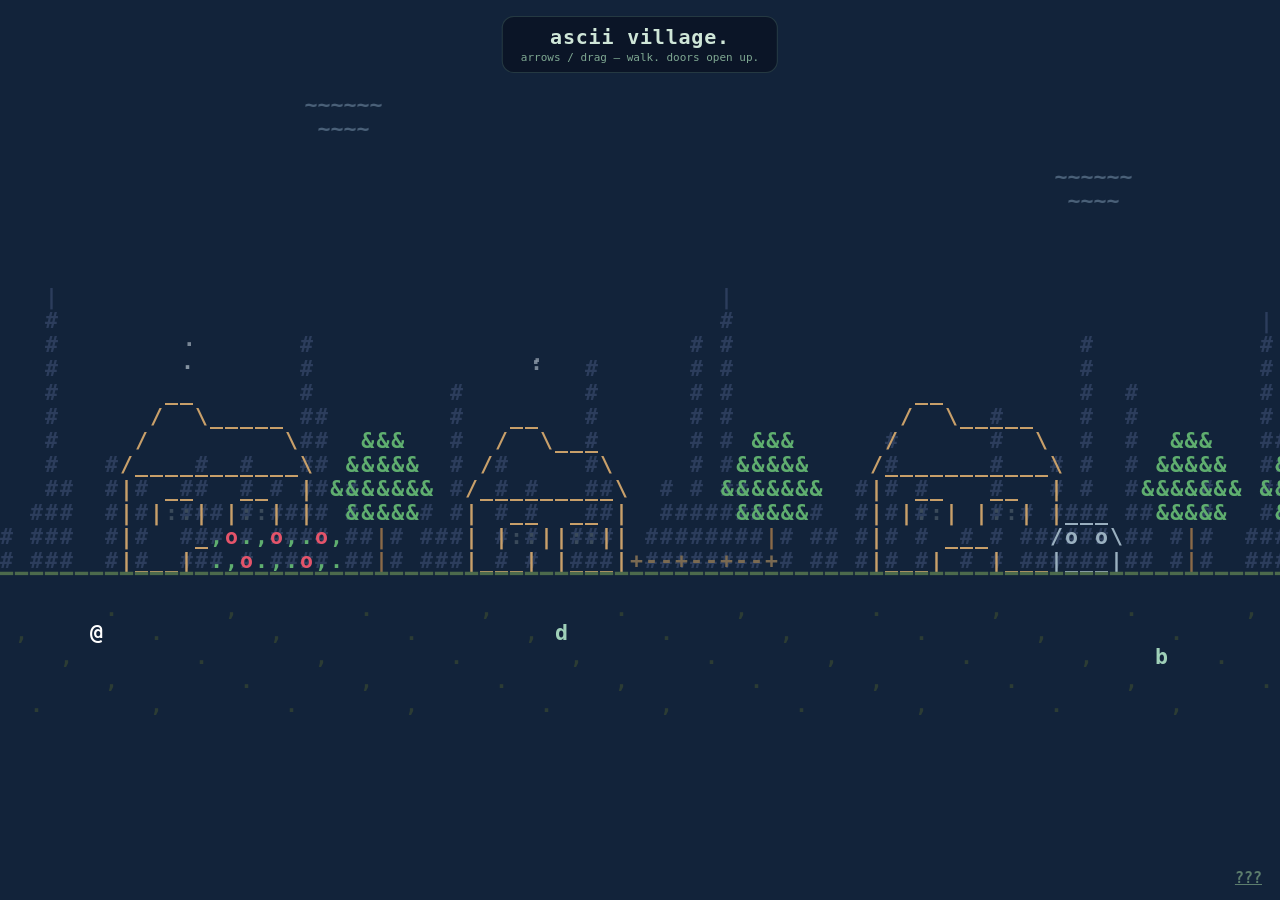
<file: ascii/index.html>
<!DOCTYPE html>
<html lang="en">
<head>
<meta charset="utf-8">
<meta name="viewport" content="width=device-width, initial-scale=1">
<title>▚ ascii village.</title>
<meta name="description" content="a village. made of characters. now with doors.">
<meta name="theme-color" content="#0b1220">
<link rel="shortcut icon" type="image/x-icon" href="../favicons/favicon.ico">
<style>
  *{margin:0;box-sizing:border-box}
  html,body{height:100%;overflow:hidden;background:#0b1220;color:#cfe6d8;
    font-family:ui-monospace,SFMono-Regular,Menlo,monospace}
  canvas#c{position:fixed;inset:0;width:100%;height:100%;display:block;touch-action:none}
  #card{position:fixed;left:50%;top:16px;transform:translateX(-50%);z-index:3;text-align:center;
    background:rgba(6,12,24,.55);border:1px solid rgba(160,220,190,.18);border-radius:12px;
    padding:8px 18px;pointer-events:none;transition:opacity 1.2s}
  #card h1{font-size:20px;font-weight:700;letter-spacing:.04em}
  #card p{font-size:11px;color:#7fa892;margin-top:2px}
  #card.gone{opacity:0}
  #more{position:fixed;right:18px;bottom:13px;z-index:6;color:#5c7d6d;font-weight:800;font-size:15px;
        cursor:pointer;user-select:none;text-decoration:underline}
  #more:hover{color:#9fd0b8}
  #pop{position:fixed;right:16px;bottom:44px;z-index:6;background:rgba(6,14,22,.96);border:1px solid #274b3c;
       border-radius:12px;padding:13px 17px;font-size:12px;line-height:1.9;display:none;box-shadow:0 10px 40px rgba(0,0,0,.5)}
  #pop.show{display:block}
  #pop a{color:#8fd4b4}
</style>
</head>
<body>
  <canvas id="c"></canvas>
  <div id="card"><h1>ascii village.</h1><p>arrows / drag &mdash; walk. doors open up.</p></div>
  <div id="more">???</div>
  <div id="pop">
    <b>ascii village.</b> &middot; a village, made of characters<br>
    the dino runs at <a href="../dino/">🍓 Strawberry Dash</a><br>
    the rocket wobbles at <a href="../rocket/">🚀 rocket jump</a><br>
    the fish swim at <a href="../fish/">🐟 fish.</a><br>
    the dust gathers at <a href="../space/">✦ space.</a><br>
    <span style="color:#557a73">by velesnitski &middot; canvas &middot; ascii v2</span>
  </div>
<script>
addEventListener('error',e=>{ document.title='ERR: '+e.message; });
const TELEMETRY_EP='https://script.google.com/macros/s/AKfycbyA-zpBfGubbXMPGJNe5_nRhcAWUt19uE_nln2oCbH4XGjnwkT6qjC1cNEWrlpQXnqf/exec';
const REDUCED=matchMedia('(prefers-reduced-motion: reduce)').matches;

/* ── grid helpers ── */
function makeGrid(w,h){ const g=[]; for(let y=0;y<h;y++) g.push(Array.from({length:w},()=>({c:' ',k:''}))); return g; }
function putOn(g,x,y,c,k){ if(y>=0&&y<g.length&&x>=0&&x<g[0].length) g[y][x]={c,k}; }
function stampOn(g,x,y,lines,k){ if(typeof lines==='string') lines=[lines]; lines.forEach((ln,dy)=>{ for(let dx=0;dx<ln.length;dx++){ if(ln[dx]!==' ') putOn(g,x+dx,y+dy,ln[dx],k); } }); }

/* ── outdoor world ── */
const OW=150, OH=30, GY=24;
const og=makeGrid(OW,OH);
for(let x=0;x<OW;x++){ putOn(og,x,GY,'▔','gnd');
  for(let y=GY+1;y<OH;y++){ const r=(x*7+y*13)%17; putOn(og,x,y, r===0?'.':r===5?',':' ','dirt'); } }
const HOUSE=[
"   __",
"  /  \\_____",
" /         \\",
"/___________\\",
"|  __   __  |",
"| |::| |::| |",
"|    ___    |",
"|___|   |___|"];
const HOUSE2=[
"    __",
"   /  \\___",
"  /       \\",
" /_________\\",
" |  __  __ |",
" | |::||::||",
" |___| |___|"];
const TREE=["  &&&"," &&&&&","&&&&&&&"," &&&&&","   |","   |"];
const WELL=[" ___ ","/o o\\","|___|"];
const FENCE=["+--+--+--+"];
const PATCH=[",o.,o,.o,",".,o.,.o,."];
const smokes=[], doors=[];
function house(x,tall,idx){ const s=tall?HOUSE:HOUSE2, h=s.length;
  stampOn(og,x,GY-h,s,'house'); smokes.push({x:x+(tall?4:5), y:GY-h-1});
  doors.push({x:x+6, enter:idx}); }
house(8,true,0);  house(30,false,1);  house(58,true,2);  house(96,false,3);  house(118,true,4);
stampOn(og,22,GY-6,TREE,'tree'); stampOn(og,48,GY-6,TREE,'tree');
stampOn(og,76,GY-6,TREE,'tree'); stampOn(og,84,GY-6,TREE,'tree');
stampOn(og,110,GY-6,TREE,'tree'); stampOn(og,136,GY-6,TREE,'tree');
stampOn(og,70,GY-3,WELL,'well');
stampOn(og,42,GY-1,FENCE,'fence'); stampOn(og,126,GY-1,FENCE,'fence');
stampOn(og,88,GY-2,PATCH,'patch'); stampOn(og,14,GY-2,PATCH,'patch');
const windows=[];
for(let y=0;y<OH;y++)for(let x=0;x<OW;x++){ if(og[y][x].c===':') windows.push({x,y,ph:Math.random()*9}); }
const OUT={grid:og, WW:OW, WH:OH, GY, top:GY+1, bot:OH-2, outdoor:true};

/* ── distant skyline (parallax layer — a nod to the ascii city) ── */
const SKW=120, SKH=13, sky=[];   // per column: height + window pattern seed
for(let x=0;x<SKW;x++){ const r=(x*2654435761>>>0)%1000/1000;
  const h=(x%9===3||x%13===7)? 4+Math.floor(r*9) : (r<.55? 2+Math.floor(r*6):0);
  sky.push({h, s:r}); }

/* ── interiors ── */
function baseRoom(){
  const W=46, H=26, FY=21;                             // FY = wall/floor seam; the floor runs below it
  const g=makeGrid(W,H);
  for(let x=2;x<=43;x++){ putOn(g,x,3,'─','wall'); putOn(g,x,FY,'▔','seam'); putOn(g,x,25,'─','wall'); }
  for(let y=3;y<=24;y++){ putOn(g,2,y,'│','wall'); putOn(g,43,y,'│','wall'); }
  putOn(g,2,3,'┌','wall'); putOn(g,43,3,'┐','wall');
  putOn(g,2,25,'└','wall'); putOn(g,43,25,'┘','wall');
  stampOn(g,21,23,"▒▒▒▒",'rug');                       // the way out
  stampOn(g,6,5,"[::]",'winlite'); stampOn(g,36,5,"[::]",'winlite');
  return {grid:g, WW:W, WH:H, GY:FY, top:FY+1, bot:24, outdoor:false, exitX:22};
}
const FIREPLACE=[" _____ ","|     |","|     |","|_____|"];
const TABLE=[" ______ "," |    | "];
const SHELF=["|=====|","|=====|","|=====|"];
const BED=["  ____________"," |  __        |"," |_|__|_______|"];
const PLANT=["\\|/"," | ","(_)"];
const STOVE=[" ___ ","|o o|","|___|"];
const interiors=[];
for(let i=0;i<5;i++){
  const r=baseRoom(); const g=r.grid;
  if(i===0){ stampOn(g,7,17,FIREPLACE,'brick'); r.fire={x:10,y:19};
             stampOn(g,30,20,"=^.^=",'cat'); r.cat={x:30,y:20};
             stampOn(g,16,19,TABLE,'wood'); }
  if(i===1){ stampOn(g,7,18,STOVE,'brick'); stampOn(g,14,19,TABLE,'wood');
             stampOn(g,26,19,TABLE,'wood'); stampOn(g,35,18,PLANT,'tree'); }
  if(i===2){ stampOn(g,6,15,SHELF,'wood'); stampOn(g,14,15,SHELF,'wood');
             stampOn(g,30,19,TABLE,'wood'); stampOn(g,38,18,PLANT,'tree'); }
  if(i===3){ stampOn(g,7,18,BED,'wood'); stampOn(g,32,18,PLANT,'tree');
             stampOn(g,26,20,"=^.^=",'cat'); r.cat={x:26,y:20}; }
  if(i===4){ for(let y=6;y<=20;y++) putOn(g,38,y,'H','wood'); r.ladder={x:38};
             stampOn(g,8,19,TABLE,'wood'); stampOn(g,15,18,PLANT,'tree'); }
  interiors.push(r);
}
/* attic with the telescope */
const ATTIC=(()=>{ const W=46,H=20,FY=15; const g=makeGrid(W,H);
  for(let d=0;d<9;d++){ putOn(g,14-d,5+d,'/','wall'); putOn(g,31+d,5+d,'\\','wall'); }
  for(let x=5;x<=40;x++){ putOn(g,x,FY,'▔','seam'); putOn(g,x,18,'─','wall'); }
  for(let x=14;x<=31;x++) putOn(g,x,4,'─','wall');
  for(let y=6;y<=17;y++){ putOn(g,5,y,'│','wall'); putOn(g,40,y,'│','wall'); }
  putOn(g,5,18,'└','wall'); putOn(g,40,18,'┘','wall');
  for(let y=10;y<=14;y++) putOn(g,36,y,'H','wood');
  stampOn(g,24,11,"  __o","scope"); stampOn(g,24,12," /|","scope"); stampOn(g,24,13,"/ |","scope");
  stampOn(g,9,13,"[::]",'winlite');
  return {grid:g, WW:W, WH:H, GY:FY, top:FY+1, bot:17, outdoor:false, hatch:{x:36}, scope:{x:26}};
})();

/* ── player, worlds, transitions ── */
let cur=OUT, P={x:6,y:GY+2}, moved=false;
const NPCS=[
  {x:36,y:GY+2,dir:1, say:'nice weather. statistically.'},
  {x:80,y:GY+3,dir:-1,say:'the fish says hi.'},
  {x:120,y:GY+2,dir:1,say:'strawberries. again.'}
];
function vibe(ms){ try{ navigator.vibrate&&navigator.vibrate(ms); }catch(e){} }
function goTo(w,x){ cur=w; P.x=x; P.y=w.top+1; vibe(8); }
let lastDoor=0;
function tryUp(){
  if(cur===OUT){ const d=doors.find(d=>Math.abs(d.x-P.x)<=1);
    if(d){ lastDoor=d.enter; goTo(interiors[d.enter], interiors[d.enter].exitX); return true; } }
  else if(cur.ladder && Math.abs(cur.ladder.x-P.x)<=1){ goTo(ATTIC, ATTIC.hatch.x); return true; }
  return false;
}
function tryDown(){
  if(cur===ATTIC && Math.abs(ATTIC.hatch.x-P.x)<=1){ goTo(interiors[4], interiors[4].ladder.x); return true; }
  if(!cur.outdoor && cur!==ATTIC && Math.abs(cur.exitX-P.x)<=2){ goTo(OUT, doors[lastDoor].x); return true; }
  return false;
}
function step(dx,dy){
  if(dy<0 && tryUp()) return;
  if(dy>0 && tryDown()) return;
  P.x=Math.max(1,Math.min(cur.WW-2,P.x+dx));
  P.y=Math.max(cur.top,Math.min(cur.bot,P.y+dy));
  if(!moved){ moved=true; document.getElementById('card').classList.add('gone'); }
}
const KEYS={ArrowLeft:[-1,0],ArrowRight:[1,0],ArrowUp:[0,-1],ArrowDown:[0,1],a:[-1,0],d:[1,0],w:[0,-1],s:[0,1]};
let held=null, rep=0;
addEventListener('keydown',e=>{ const k=KEYS[e.key]; if(k){ e.preventDefault(); if(held!==e.key){ held=e.key; step(k[0],k[1]); rep=performance.now()+220; } } });
addEventListener('keyup',e=>{ if(held===e.key) held=null; });
let drag=null;
addEventListener('pointerdown',e=>{ drag={x:e.clientX,y:e.clientY}; },{passive:true});
addEventListener('pointermove',e=>{ if(!drag) return;
  const dx=e.clientX-drag.x, dy=e.clientY-drag.y;
  if(Math.abs(dx)>22||Math.abs(dy)>26){
    step(Math.abs(dx)>Math.abs(dy)?Math.sign(dx):0, Math.abs(dy)>=Math.abs(dx)?Math.sign(dy):0);
    drag={x:e.clientX,y:e.clientY}; } },{passive:true});
addEventListener('pointerup',()=>{ drag=null; },{passive:true});

/* ── palette & render ── */
function palette(){
  const h=new Date().getHours();
  const night=(h>=21||h<6), dusk=(h>=18&&h<21)||(h>=6&&h<8);
  return { night, dusk,
    sky: night?'#070d1a': dusk?'#1a1626':'#12233a', room:'#14100c', attic:'#100d09',
    star:'#e8f0ff', cloud: night?'#26344a':'#4a6078',
    gnd:'#4c6a4c', dirt:'#2c3c34', house:'#c9a06a', win: night?'#ffd76a':'#3a4a5a',
    tree:'#5fae6f', trunk:'#8a6a48', well:'#9ab0c0', fence:'#7a6a52',
    patch:'#5fae6f', berry:'#e5546a', player:'#ffffff', npc:'#9fd0b8',
    smoke:'#8a97a5', speech:'#eaf6ee',
    skyline: night?'#243350':'#2c3d5c', skylite:'#b98a4e',
    wall:'#9a8a70', wood:'#a08858', brick:'#b06a4a', rug:'#7a5a4a',
    cat:'#d8ccb4', scope:'#9ab0c0', winlite: night?'#ffd76a':'#6a7f9a' };
}
function cellColor(cell,pal){
  switch(cell.k){
    case 'gnd': return pal.gnd; case 'dirt': return pal.dirt;
    case 'house': return cell.c===':' ? pal.win : pal.house;
    case 'tree': return cell.c==='|' ? pal.trunk : pal.tree;
    case 'well': return pal.well; case 'fence': return pal.fence;
    case 'patch': return cell.c==='o' ? pal.berry : pal.patch;
    case 'wall': return pal.wall; case 'seam': return '#5a4f40'; case 'wood': return pal.wood;
    case 'brick': return pal.brick; case 'rug': return pal.rug;
    case 'cat': return pal.cat; case 'scope': return pal.scope;
    case 'winlite': return pal.winlite;
    default: return '#cfe6d8'; }
}
const cv=document.getElementById('c'), ctx=cv.getContext('2d');
let W=innerWidth,H=innerHeight,DPR=Math.min(2,devicePixelRatio||1),CH=20,CWc=12;
function resize(){ W=innerWidth;H=innerHeight; cv.width=W*DPR; cv.height=H*DPR;
  CH=Math.max(12,Math.min(24,Math.floor(H/(OH+1)))); CWc=Math.round(CH*.62); }
addEventListener('resize',resize); resize();

const stars=Array.from({length:70},()=>({x:Math.random(),y:Math.random()*.7,ph:Math.random()*9}));
const clouds=[{x:20,y:4},{x:70,y:7},{x:120,y:3}];
const parts=[];
const FIRECH=['(',')','^','~','*'];
let t=0,last=performance.now();
function bubble(msg,cx,cy,pal){
  const bx=cx*CWc-msg.length*3, by=cy*CH;
  ctx.fillStyle='rgba(6,14,22,.85)'; ctx.fillRect(bx-6,by-3,msg.length*CH*.56+12,CH+4);
  ctx.fillStyle=pal.speech; ctx.font='bold '+CH*.62+'px ui-monospace,Menlo,monospace';
  ctx.fillText(msg,bx,by);
  ctx.font='bold '+CH*.9+'px ui-monospace,Menlo,monospace';
}
function frame(nowMs){
  const dt=Math.min(.05,(nowMs-last)/1000); last=nowMs; t+=dt;
  if(held&&nowMs>rep){ const k=KEYS[held]; if(k){ step(k[0],k[1]); rep=nowMs+120; } }
  const pal=palette(), w=cur;
  ctx.setTransform(DPR,0,0,DPR,0,0);
  ctx.fillStyle= w.outdoor? pal.sky : (w===ATTIC? pal.attic : pal.room);
  ctx.fillRect(0,0,W,H);
  const cols=Math.ceil(W/CWc);
  const camX=Math.max(0,Math.min(Math.max(0,w.WW-cols), Math.round(P.x-cols/2)));
  const ox=Math.max(0,((cols-w.WW)/2)|0);                    // center small rooms
  ctx.font='bold '+CH*.9+'px ui-monospace,Menlo,monospace'; ctx.textBaseline='top';
  if(w.outdoor){
    if(pal.night){ stars.forEach(s=>{ ctx.globalAlpha=.35+.6*Math.abs(Math.sin(t+s.ph));
        ctx.fillStyle=pal.star; ctx.fillText(Math.sin(s.ph)>0?'.':'+', s.x*W, s.y*GY*CH*.8); }); ctx.globalAlpha=1; }
    else{ ctx.fillStyle=pal.cloud; clouds.forEach(c=>{ c.x+=(REDUCED?.05:.25)*dt; if(c.x>OW) c.x=-14;
        const sx=(c.x-camX)*CWc; ctx.fillText('~~~~~~',sx,c.y*CH); ctx.fillText(' ~~~~',sx,(c.y+1)*CH); }); }
    // parallax skyline behind the village
    const soff=camX*.45;
    for(let cx=-1;cx<=cols+1;cx++){ const sx=Math.floor(cx+soff); if(sx<0||sx>=SKW) continue;
      const tw=sky[sx]; if(!tw.h) continue;
      for(let k=0;k<tw.h;k++){ const y=GY-1-k;
        const lit = pal.night && (((sx*31+k*17)%23)===0) && Math.sin(t*.4+sx+k)>0;
        ctx.fillStyle= lit? pal.skylite : pal.skyline;
        ctx.fillText(lit?':':(k===tw.h-1&&tw.s>.8?'|':'#'), cx*CWc, y*CH); } }
  }
  // world glyphs
  for(let y=0;y<w.WH;y++){ for(let cx=0;cx<=cols;cx++){ const x=camX+cx-ox; if(x<0) continue; if(x>=w.WW) break;
    const cell=w.grid[y][x]; if(cell.c===' ') continue;
    let ch=cell.c, px=cx*CWc;
    if(cell.k==='tree'&&ch==='&'&&!REDUCED) px+=Math.sin(t*1.4+x*.5)*1.5;
    if(cell.k==='house'&&ch===':'){ const wd=windows.find(v=>v.x===x&&v.y===y);
      ctx.fillStyle = pal.night&&wd ? (Math.sin(t*.7+wd.ph)>-.85?pal.win:'#3a4a5a') : pal.win; }
    else ctx.fillStyle=cellColor(cell,pal);
    ctx.fillText(ch,px,y*CH); } }
  if(w.outdoor){
    if(!REDUCED&&Math.random()<.12){ const s=smokes[Math.floor(Math.random()*smokes.length)];
      parts.push({x:s.x,y:s.y,a:1,vx:.3+Math.random()*.4}); }
    ctx.fillStyle=pal.smoke;
    parts.forEach(p=>{ p.y-=dt*2.2; p.x+=p.vx*dt; p.a-=dt*.25;
      ctx.globalAlpha=Math.max(0,p.a); ctx.fillText(p.a>.6?'.':p.a>.3?'o':'°',(p.x-camX)*CWc,p.y*CH); });
    ctx.globalAlpha=1;
    for(let i=parts.length-1;i>=0;i--) if(parts[i].a<=0) parts.splice(i,1);
    NPCS.forEach(n=>{ if(!REDUCED&&Math.random()<.01) n.dir=-n.dir;
      if(!REDUCED&&Math.random()<.06){ const nx=n.x+n.dir*.5; if(nx>2&&nx<OW-2) n.x=nx; }
      ctx.fillStyle=pal.npc; ctx.fillText(n.dir>0?'d':'b',(Math.round(n.x)-camX)*CWc,n.y*CH);
      if(Math.abs(Math.round(n.x)-P.x)<3&&Math.abs(n.y-P.y)<2) bubble(n.say,Math.round(n.x)-camX,n.y-2,pal); });
    const d=doors.find(d=>Math.abs(d.x-P.x)<=1);
    if(d) bubble('^ enter', d.x-camX, GY-9, pal);
  } else {
    if(w.fire&&!REDUCED){ for(let k=0;k<3;k++){
      ctx.fillStyle= Math.random()<.6?'#f0803c':'#ffd76a';
      ctx.fillText(FIRECH[(Math.random()*FIRECH.length)|0],(w.fire.x-camX+ox+k-1)*CWc,(w.fire.y-((Math.random()*2)|0))*CH); } }
    if(w.cat){ const blink=Math.sin(t*.5+2)>.96;
      ctx.fillStyle=pal.cat; ctx.fillText(blink?'=-.-=':'=^.^=',(w.cat.x-camX+ox)*CWc,w.cat.y*CH);
      if(Math.abs(w.cat.x+2-P.x)<4&&Math.abs(w.cat.y-P.y)<3) bubble('mew.',w.cat.x-camX+ox+2,w.cat.y-2,pal); }
    if(w.ladder&&Math.abs(w.ladder.x-P.x)<=1) bubble('^ up', w.ladder.x-camX+ox, 8, pal);
    if(w===ATTIC){
      if(Math.abs(ATTIC.hatch.x-P.x)<=1) bubble('v down', ATTIC.hatch.x-camX+ox, 8, pal);
      if(Math.abs(ATTIC.scope.x-P.x)<=2) bubble('the strawberry is up there. somewhere.', ATTIC.scope.x-camX+ox, 7, pal);
    } else if(Math.abs(w.exitX-P.x)<=2) bubble('v leave', w.exitX-camX+ox, w.GY-3, pal);
  }
  ctx.fillStyle=pal.player; ctx.fillText('@',(P.x-camX+(w.outdoor?0:ox))*CWc,P.y*CH);
  requestAnimationFrame(frame);
}
const pop=document.getElementById('pop');
document.getElementById('more').addEventListener('click',()=>pop.classList.toggle('show'));

let sid='ascii'; try{ sid=localStorage.getItem('dinoSid')||'ascii'; }catch(e){}
try{ navigator.sendBeacon(TELEMETRY_EP, JSON.stringify({ev:'ascii', v:56, sid,
  ua:navigator.userAgent.slice(0,180), lang:navigator.language||'',
  tz:(Intl.DateTimeFormat().resolvedOptions().timeZone||''), scr:screen.width+'x'+screen.height})); }catch(e){}

requestAnimationFrame(frame);
</script>
</body>
</html>
</file>
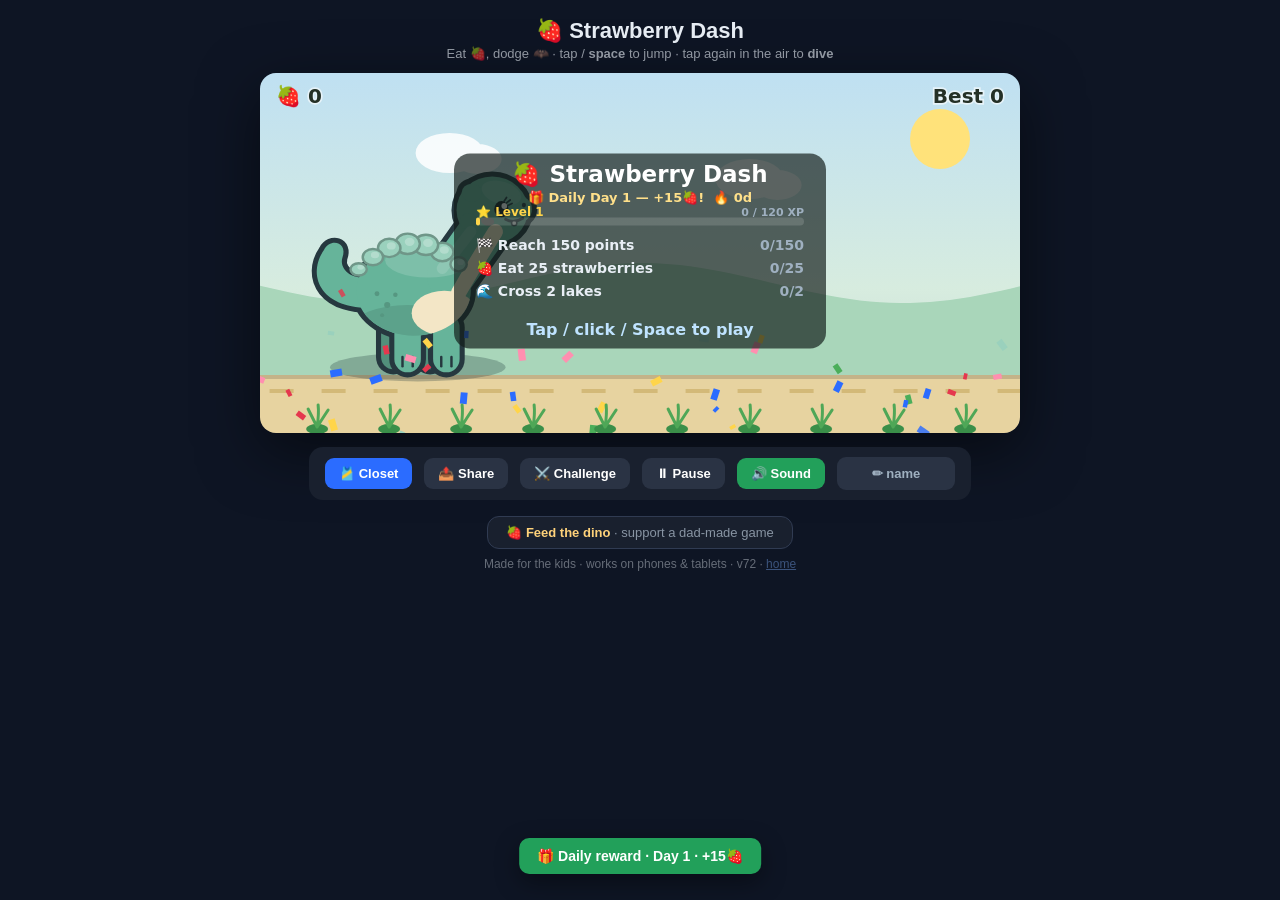
<file: dino/index.html>
<!DOCTYPE html>
<html lang="en">
<head>
<meta charset="utf-8">
<meta name="viewport" content="width=device-width, initial-scale=1, user-scalable=no">
<title>Strawberry Dash 🦕🍓</title>
<meta name="description" content="Help the dino eat strawberries and dodge the bats — a one-button jumping game for kids.">
<meta name="theme-color" content="#c2d6cf">
<link rel="shortcut icon" type="image/x-icon" href="../favicons/favicon.ico">
<meta property="og:type" content="website">
<meta property="og:title" content="Strawberry Dash 🦕🍓">
<meta property="og:description" content="Eat strawberries, dodge bats — a one-button dino game.">
<style>
  *{box-sizing:border-box}
  html,body{height:100%}
  body{margin:0;font-family:-apple-system,BlinkMacSystemFont,"Segoe UI",Roboto,sans-serif;
       background:#0e1524;color:#e8eef5;display:flex;flex-direction:column;align-items:center;
       min-height:100%;text-align:center;-webkit-tap-highlight-color:transparent}
  h1{font-weight:800;margin:18px 0 2px;font-size:22px}
  .sub{opacity:.6;font-size:13px;margin-bottom:12px}
  .stage{border-radius:16px;box-shadow:0 18px 60px rgba(0,0,0,.5);overflow:hidden;
         width:min(760px,96vw);touch-action:manipulation;cursor:pointer;user-select:none}
  canvas{display:block;width:100%;height:auto}
  .panel{display:flex;gap:12px;flex-wrap:wrap;justify-content:center;align-items:center;margin:14px;
         background:#19202e;padding:10px 16px;border-radius:14px;max-width:96vw}
  .panel label{font-size:11px;display:flex;flex-direction:column;gap:5px;align-items:center;opacity:.85}
  .tipjar{text-align:center;margin:2px 0 0}
  .tipjar a{display:inline-block;background:#19202e;color:#ffd27a;border:1px solid #303b52;padding:8px 18px;border-radius:12px;font-size:13px;font-weight:700;text-decoration:none;transition:background .15s}
  .tipjar a:hover{background:#232e44}
  .tipjar a span{color:#8894a3;font-weight:500}
  button{background:#2b6cff;border:0;color:#fff;padding:8px 14px;border-radius:9px;font-size:13px;cursor:pointer;font-weight:600}
  button.alt{background:#2a3344}
  button.on{background:#22a05a}
  input[type=color]{width:40px;height:26px;border:0;background:none;cursor:pointer;padding:0}
  .foot{opacity:.4;font-size:12px;margin:6px 16px 30px;line-height:1.6}
  a{color:#7fb0ff}
  #pname{background:#2a3344;border:0;color:#fff;padding:9px 14px;border-radius:9px;font-size:13px;font-weight:600;width:118px;text-align:center}
  #pname::placeholder{color:#9fb0c0}
  #pname:focus{outline:2px solid #2b6cff}
  .toast{position:fixed;left:50%;bottom:26px;transform:translateX(-50%) translateY(18px);
    background:#22a05a;color:#fff;padding:10px 18px;border-radius:10px;font-weight:600;font-size:14px;
    opacity:0;pointer-events:none;transition:.3s;z-index:20;box-shadow:0 8px 24px rgba(0,0,0,.4)}
  .toast.show{opacity:1;transform:translateX(-50%) translateY(0)}
  .modal{position:fixed;inset:0;background:rgba(8,12,20,.72);display:none;z-index:30;align-items:center;justify-content:center}
  .modal.show{display:flex}
  .modalBox{background:#141c2b;border-radius:16px;padding:14px 16px;width:min(560px,94vw);max-height:88vh;overflow:auto;box-shadow:0 20px 60px rgba(0,0,0,.6)}
  .modalHead{display:flex;align-items:center;gap:10px;font-size:17px;font-weight:700;margin-bottom:10px}
  .modalHead #walletLbl{margin-left:auto;color:#ffd27a}
  .modalHead #closetClose{background:#2a3344;border:0;color:#fff;width:30px;height:30px;border-radius:8px;cursor:pointer;font-size:15px}
  .modalTabs{display:flex;gap:8px;margin-bottom:10px}
  .modalTabs .tab{background:#2a3344;border:0;color:#cdd6e2;padding:7px 14px;border-radius:8px;cursor:pointer;font-weight:600}
  .modalTabs .tab.on{background:#2b6cff;color:#fff}
  .sbtn{flex:1;background:#2b6cff;border:0;color:#fff;padding:11px 12px;border-radius:10px;cursor:pointer;font-weight:700;font-size:13px;min-width:104px}
  .sbtn.alt2{background:#2a3344;color:#dfe7f2}
  .shop{display:grid;grid-template-columns:repeat(auto-fill,minmax(96px,1fr));gap:10px}
  .card{background:#1c2536;border-radius:12px;padding:8px;text-align:center}
  .card canvas{width:90px;height:80px;display:block;margin:0 auto;background:#cfe6df;border-radius:8px}
  .card .cName{font-size:12px;margin:5px 0;font-weight:600;color:#e8eef5}
  .card button{width:100%;background:#2b6cff;border:0;color:#fff;padding:6px;border-radius:7px;font-size:12px;cursor:pointer;font-weight:700}
  .card button.eq{background:#22a05a}
  .card button.no{background:#3a4150;color:#8894a3;cursor:not-allowed}
  .card .rar{font-size:10px;font-weight:800;letter-spacing:.3px;margin-bottom:3px;text-transform:uppercase}
  .card.leg{animation:legpulse 1.6s ease-in-out infinite}
  @keyframes legpulse{0%,100%{box-shadow:0 0 2px rgba(255,176,46,.3)}50%{box-shadow:0 0 16px rgba(255,176,46,.9)}}
</style>
  <link rel="manifest" href="manifest.webmanifest">
  <link rel="apple-touch-icon" href="icon-192.png">
</head>
<body>
  <h1>🍓 Strawberry Dash</h1>
  <div class="sub">Eat 🍓, dodge 🦇 · tap / <b>space</b> to jump · tap again in the air to <b>dive</b></div>

  <div class="stage" id="stage"><canvas id="game" width="760" height="360"></canvas></div>

  <div class="panel">
    <button id="closet">🎽 Closet</button>
    <button class="alt" id="share">📤 Share</button>
    <button class="alt" id="challenge">⚔️ Challenge</button>
    <button class="alt" id="pause">⏸ Pause</button>
    <button class="alt" id="mute">🔊 Sound</button>
    <input type="text" id="pname" maxlength="12" placeholder="✏ name" title="your name">
  </div>

  <div class="tipjar"><a id="donate" href="https://boosty.to/mmadcat/donate" target="_blank" rel="noopener">🍓 Feed the dino <span>· support a dad-made game</span></a></div>

  <div class="toast" id="toast"></div>

  <div class="modal" id="closetModal"><div class="modalBox">
    <div class="modalHead">🎽 Closet <span id="walletLbl">🍓 0</span> <button id="closetClose">✕</button></div>
    <div class="modalTabs"><button class="tab on" data-tab="skin">Dinos</button><button class="tab" data-tab="hat">Hats</button><button class="tab" data-tab="gear">Gear</button><button class="tab" data-tab="achv">🏅</button><button class="tab" data-tab="stats">📊</button></div>
    <div class="shop" id="shop"></div>
  </div></div>

  <div class="modal" id="shareModal"><div class="modalBox" style="width:min(430px,94vw)">
    <div class="modalHead">📤 Share your dino <button id="shareClose" style="margin-left:auto;background:#2a3344;border:0;color:#fff;width:30px;height:30px;border-radius:8px;cursor:pointer;font-size:15px">✕</button></div>
    <img id="shareImg" alt="result card" style="width:100%;border-radius:10px;display:block;margin-bottom:12px">
    <div style="display:flex;gap:8px;flex-wrap:wrap">
      <button class="sbtn" id="shCopyLink">🔗 Copy link</button>
      <button class="sbtn alt2" id="shCopyImg">🖼 Copy image</button>
      <button class="sbtn alt2" id="shSave">⬇️ Save card</button>
    </div>
  </div></div>

  <div class="foot">Made for the kids · works on phones &amp; tablets · v72 · <a href="../">home</a></div>

  <img id="yohooFace" alt="" style="display:none" src="[data-uri]">

<script>
const TAU=Math.PI*2;
const LS={ get(k,d){ try{ const v=window.localStorage.getItem(k); return v==null?d:v; }catch(e){ return d; } },
           set(k,v){ try{ window.localStorage.setItem(k,v); }catch(e){} } };   // storage can throw (private mode) — never let it kill the game
function shade(hex,f){ const n=parseInt(hex.slice(1),16); let r=(n>>16)&255,g=(n>>8)&255,b=n&255;
  const c=v=>Math.max(0,Math.min(255,Math.round(v)));
  return '#'+((1<<24)+(c(r*f)<<16)+(c(g*f)<<8)+c(b*f)).toString(16).slice(1); }
let bodyHex="#66b49a", plateHex="#9ad1bd", bellyHex="#f3e6c6";
const OUTLINE="#26383f", olw=5, BAND="#e0533b";

// ------------------------------------------------ dino (faces right when flip) --
// ── T-REX MODE: predator-postured, two-tone, battle-cute — the power fantasy ──
function drawRex(ctx, cx, footY, s, o){
  const BODY='#43b25e', DK='#2e7d44', BELLY='#d9f0be', STRIPE='#256b38';
  const bob = o.jump? -8 : (o.walk? -Math.abs(Math.sin(o.t*0.56))*3 : Math.sin(o.t*0.05)*1.5);
  ctx.save(); ctx.translate(cx, footY+bob); ctx.scale((o.flip?-s:s)*(o.sx||1), s*(o.sy||1));
  ctx.fillStyle='rgba(30,55,60,.28)'; ctx.beginPath(); ctx.ellipse(10,8-bob,96,15,0,0,TAU); ctx.fill();
  if(!o.noAura){ const p=0.28+0.12*Math.sin(o.t*0.16);   // immunity aura — glows, never blinks (babies skip it)
    const g=ctx.createRadialGradient(0,-64,10,0,-64,108); g.addColorStop(0,'rgba(123,217,74,'+p+')'); g.addColorStop(1,'rgba(123,217,74,0)');
    ctx.fillStyle=g; ctx.beginPath(); ctx.ellipse(0,-64,108,96,0,0,TAU); ctx.fill(); }
  if(o.walk){ ctx.lineCap='round'; ctx.strokeStyle='rgba(123,217,74,.4)';   // speed streaks — he is a freight train now
    for(let i=0;i<3;i++){ const sy=-96+i*26, ln=26+((o.t*7+i*31)%22);
      ctx.lineWidth=4-i; ctx.beginPath(); ctx.moveTo(66+i*14,sy); ctx.lineTo(66+i*14+ln,sy); ctx.stroke(); } }
  const O=(fill)=>{ ctx.lineJoin='round'; ctx.lineWidth=olw*2; ctx.strokeStyle=OUTLINE; ctx.stroke(); ctx.fillStyle=fill; ctx.fill(); };
  ctx.save(); ctx.rotate(-0.09);                                   // ← the whole beast leans into the run
  // powerful legs: drumstick thighs + clawed feet, stomping gait
  const ph=o.t*0.3;
  [[Math.PI,1],[0,0]].forEach(([off,far])=>{ const lift=o.jump?14:(o.walk?Math.max(0,Math.sin(ph+off))*11:0);
    const fx=16+(far?12:-4)+(o.walk?Math.cos(ph+off)*8:0), fy=(o.jump?-18:-2)-lift;
    ctx.lineCap='round'; ctx.beginPath(); ctx.moveTo(20+(far?8:-4),-46); ctx.lineTo(fx,fy);
    ctx.strokeStyle=OUTLINE; ctx.lineWidth=24+olw*2; ctx.stroke(); ctx.strokeStyle=far?DK:BODY; ctx.lineWidth=24; ctx.stroke();
    ctx.beginPath(); ctx.ellipse(20+(far?9:-3),-44,17,20,0.1,0,TAU); O(far?DK:BODY);   // thigh drumstick
    ctx.fillStyle=far?'#cfe8b0':BELLY;                                                  // 2 toe claws
    [[-7,0],[3,0]].forEach(([tx])=>{ ctx.beginPath(); ctx.moveTo(fx+tx-3,fy+10); ctx.lineTo(fx+tx+1,fy+16); ctx.lineTo(fx+tx+5,fy+10); ctx.closePath(); ctx.fill(); }); });
  // raised counterweight tail, whipping
  const tw=Math.sin(o.t*0.14)*5;
  ctx.beginPath(); ctx.moveTo(28,-82); ctx.bezierCurveTo(70,-92,102,-96+tw,124,-112+tw);
  ctx.bezierCurveTo(112,-94+tw,98,-82,80,-74); ctx.bezierCurveTo(62,-64,44,-58,30,-56); ctx.closePath(); O(BODY);
  ctx.fillStyle=STRIPE; [[86,-88],[102,-98]].forEach(([sx,sy],i)=>{ ctx.beginPath();   // tail stripes
    ctx.moveTo(sx,sy+tw*(i?1:0.6)); ctx.lineTo(sx+9,sy-9+tw); ctx.lineTo(sx+13,sy+2+tw); ctx.closePath(); ctx.fill(); });
  // torso — forward-leaning barrel, dark back / light belly
  ctx.beginPath(); ctx.ellipse(4,-62,46,36,-0.14,0,TAU); O(BODY);
  ctx.beginPath(); ctx.ellipse(14,-78,40,20,-0.16,0,TAU); ctx.fillStyle=DK; ctx.fill();        // dark back saddle
  ctx.beginPath(); ctx.ellipse(-8,-48,28,20,-0.1,0,TAU); ctx.fillStyle=BELLY; ctx.fill();      // belly
  ctx.fillStyle=STRIPE; [[-2,-84],[16,-88],[34,-84]].forEach(([sx,sy])=>{ ctx.beginPath();     // raptor stripes down the flank
    ctx.moveTo(sx,sy); ctx.lineTo(sx+5,sy+16); ctx.lineTo(sx+10,sy); ctx.closePath(); ctx.fill(); });
  // dorsal spikes head→tail
  [[-14,-92,9],[4,-98,11],[22,-98,10],[40,-92,8],[56,-86,7]].forEach(([px,py,pr])=>{ ctx.beginPath();
    ctx.moveTo(px-pr,py+4); ctx.lineTo(px,py-pr-2); ctx.lineTo(px+pr,py+4); ctx.closePath(); O('#ffd54a'); });
  // tiny arms — still the joke, now with claws
  [[-22,-62],[-16,-56]].forEach(([ax,ay],i)=>{ const w=Math.sin(o.t*0.25+i)*2.5;
    ctx.lineCap='round'; ctx.beginPath(); ctx.moveTo(ax,ay); ctx.lineTo(ax-11,ay+9+w);
    ctx.strokeStyle=OUTLINE; ctx.lineWidth=9+olw; ctx.stroke(); ctx.strokeStyle=i?BODY:DK; ctx.lineWidth=9; ctx.stroke();
    ctx.fillStyle=BELLY; ctx.beginPath(); ctx.arc(ax-12,ay+11+w,2.6,0,TAU); ctx.fill(); });
  // head thrust forward: skull + long snout with underbite, jaw chomps while running
  const mo=Math.max(o.walk?0.25+0.2*Math.sin(o.t*0.2):0.15, o.mouth||0);
  ctx.beginPath(); ctx.ellipse(-46,-100,32,27,0.1,0,TAU); O(BODY);
  ctx.beginPath(); ctx.ellipse(-40,-114,24,12,0.1,0,TAU); ctx.fillStyle=DK; ctx.fill();        // dark crown
  ctx.beginPath(); ctx.moveTo(-58,-118); ctx.quadraticCurveTo(-108,-116,-114,-98);             // upper snout
  ctx.quadraticCurveTo(-116,-88,-102,-86); ctx.quadraticCurveTo(-76,-82,-54,-78); ctx.quadraticCurveTo(-40,-94,-58,-118); ctx.closePath(); O(BODY);
  ctx.beginPath(); ctx.moveTo(-104,-84+mo*16); ctx.quadraticCurveTo(-80,-72+mo*10,-52,-74);    // lower jaw — underbite
  ctx.quadraticCurveTo(-60,-88,-104,-84+mo*16); ctx.closePath(); O(DK);
  ctx.fillStyle='#fff';
  for(let i=0;i<5;i++){ const tx=-104+i*11; ctx.beginPath();                                   // upper fangs
    ctx.moveTo(tx,-88); ctx.lineTo(tx+3.5,-79); ctx.lineTo(tx+7,-88); ctx.closePath(); ctx.fill(); }
  for(let i=0;i<3;i++){ const tx=-96+i*13; ctx.beginPath();                                    // lower fangs poke UP — underbite menace
    ctx.moveTo(tx,-80+mo*14); ctx.lineTo(tx+3.5,-88+mo*12); ctx.lineTo(tx+7,-80+mo*14); ctx.closePath(); ctx.fill(); }
  // face: kawaii eye + ANGRY brow — cute-fierce is the whole brand
  if(o.open!==0){ ctx.fillStyle='#fff'; ctx.beginPath(); ctx.ellipse(-54,-104,8.5,9.5,0,0,TAU); ctx.fill();
    ctx.fillStyle='#182226'; ctx.beginPath(); ctx.ellipse(-57,-104,4.5,5.5,0,0,TAU); ctx.fill();
    ctx.fillStyle='#fff'; ctx.beginPath(); ctx.arc(-59,-107,1.8,0,TAU); ctx.fill(); }
  else { ctx.strokeStyle=OUTLINE; ctx.lineWidth=4; ctx.lineCap='round'; ctx.beginPath(); ctx.moveTo(-61,-104); ctx.lineTo(-47,-103); ctx.stroke(); }
  ctx.strokeStyle=OUTLINE; ctx.lineWidth=5; ctx.lineCap='round';
  ctx.beginPath(); ctx.moveTo(-66,-116); ctx.lineTo(-46,-112); ctx.stroke();                   // the brow
  ctx.fillStyle='rgba(238,110,140,.4)'; ctx.beginPath(); ctx.ellipse(-30,-97,6,4.5,0,0,TAU); ctx.fill();
  ctx.fillStyle=OUTLINE; ctx.beginPath(); ctx.arc(-106,-104,2.4,0,TAU); ctx.fill();            // nostril
  ctx.restore(); ctx.restore();
}

function drawDuck(ctx, cx, footY, tt){
  const bob=-Math.abs(Math.sin(tt*0.4))*2;
  ctx.save(); ctx.translate(cx, footY+bob);
  ctx.fillStyle='rgba(30,55,60,.22)'; ctx.beginPath(); ctx.ellipse(0,2-bob,12,3.5,0,0,TAU); ctx.fill();
  ctx.lineJoin='round'; ctx.lineWidth=3; ctx.strokeStyle=OUTLINE;
  ctx.beginPath(); ctx.ellipse(0,-10,9,8,0,0,TAU); ctx.fillStyle='#ffd23f'; ctx.stroke(); ctx.fill();   // body
  ctx.beginPath(); ctx.arc(7,-18,6,0,TAU); ctx.stroke(); ctx.fillStyle='#ffd23f'; ctx.fill();           // head
  ctx.fillStyle='#ff9d2e'; ctx.beginPath(); ctx.moveTo(12,-18); ctx.lineTo(18,-16); ctx.lineTo(12,-14); ctx.closePath(); ctx.fill();  // beak
  ctx.fillStyle='#182226'; ctx.beginPath(); ctx.arc(9,-19,1.6,0,TAU); ctx.fill();                        // eye
  ctx.strokeStyle='#e0a819'; ctx.lineWidth=2; ctx.beginPath(); ctx.arc(-2,-10,5,-.6,1.2); ctx.stroke();  // wing
  ctx.strokeStyle='#ff9d2e'; ctx.lineWidth=2.4; ctx.lineCap='round';
  const st=Math.sin(tt*0.4)*3;
  ctx.beginPath(); ctx.moveTo(-3,-3); ctx.lineTo(-3+st,2); ctx.moveTo(3,-3); ctx.lineTo(3-st,2); ctx.stroke();  // paddling feet
  ctx.restore();
}
// ── PLESIOSAUR MODE: the lake specialist — swan neck, four paddles, Nessie silhouette (ADR 0094) ──
function drawPles(ctx, cx, footY, s, o){
  const BODY='#4fb6d9', DK='#2f86a6', BELLY='#e8f7fb', SPOT='#9fe3f5';
  const tt=o.t, swim=o.swim&&!o.jump, sub=o.sub, flop=o.flop&&!o.jump;
  const bob = o.jump? 0 : swim? Math.sin(tt*0.1)*2.5 : flop? 0 : Math.sin(tt*0.05)*1.5;
  ctx.save(); ctx.translate(cx, footY+bob); ctx.scale((o.flip?-s:s)*(o.sx||1), s*(o.sy||1));
  if(o.rot) ctx.rotate(o.rot);
  if(!swim && !sub){ ctx.fillStyle='rgba(30,55,60,.28)'; ctx.beginPath(); ctx.ellipse(10,8-bob,80,13,0,0,TAU); ctx.fill(); }
  if(o.immune){ const p=0.26+0.12*Math.sin(tt*0.16);                             // sea-mode aura — glows, never blinks (same cue as rex)
    const g=ctx.createRadialGradient(0,-60,10,0,-60,110); g.addColorStop(0,'rgba(120,225,255,'+p+')'); g.addColorStop(1,'rgba(120,225,255,0)');
    ctx.fillStyle=g; ctx.beginPath(); ctx.ellipse(0,-60,112,96,0,0,TAU); ctx.fill(); }
  const O=(fill)=>{ ctx.lineJoin='round'; ctx.lineWidth=olw*2; ctx.strokeStyle=OUTLINE; ctx.stroke(); ctx.fillStyle=fill; ctx.fill(); };
  // pitch: nose-up on the leap, nose-down on the way back in, a wobble when beached
  const pitch = o.jump ? Math.max(-0.3,Math.min(0.42,-(o.vel||0)*0.028)) : flop ? Math.sin(tt*0.35)*0.16 : swim ? Math.sin(tt*0.08)*0.03 : 0;
  ctx.save(); ctx.rotate(pitch);
  // head target: periscope on the surface, forward when submerged, stretched on the leap, dizzy on land
  const hx = sub? -96 : o.jump? -84 : flop? -66 : -74;
  const hy = sub? -50 : o.jump? -142 : flop? -96+Math.sin(tt*0.35)*4 : -124;
  const c2x = sub? hx+30 : hx+16, c2y = sub? hy+4 : hy+46;
  const pd = (swim||sub) ? Math.sin(tt*0.22) : flop ? Math.sin(tt*0.6) : o.jump ? -0.6 : Math.sin(tt*0.05)*0.3;
  const flipper=(x,y,rx,ry,rot,fill)=>{ ctx.save(); ctx.translate(x,y); ctx.rotate(rot); ctx.beginPath(); ctx.ellipse(0,0,rx,ry,0,0,TAU); O(fill); ctx.restore(); };
  flipper(48,-26,15,6,0.5+pd*0.5,DK);                                              // far paddles
  flipper(-20,-20,21,8,0.9+pd*0.6,DK);
  ctx.beginPath(); ctx.moveTo(54,-48); ctx.bezierCurveTo(84,-50,100,-36,108,-22); ctx.bezierCurveTo(96,-28,80,-30,58,-26); ctx.closePath(); O(BODY);   // short tapered tail
  ctx.beginPath(); ctx.ellipse(14,-40,52,27,0.04,0,TAU); O(BODY);                   // barrel body
  ctx.beginPath(); ctx.ellipse(8,-28,36,13,0.04,0,TAU); ctx.fillStyle=BELLY; ctx.fill();
  ctx.fillStyle=SPOT; [[-6,-52,6],[18,-58,7],[40,-50,5],[6,-62,3.5]].forEach(([px,py,pr])=>{ ctx.beginPath(); ctx.arc(px,py,pr,0,TAU); ctx.fill(); });
  ctx.strokeStyle='rgba(255,255,255,.55)'; ctx.lineWidth=3; ctx.lineCap='round'; ctx.beginPath(); ctx.arc(10,-40,40,-2.4,-1.7); ctx.stroke();   // wet sheen
  flipper(44,-18,14,6,-0.4-pd*0.5,BODY);                                           // near paddles
  flipper(-24,-10,22,8,-0.7-pd*0.7,BODY);
  ctx.lineCap='round';                                                             // swan neck: outlined thick stroke + cream throat
  ctx.beginPath(); ctx.moveTo(-26,-50); ctx.bezierCurveTo(-54,-54, c2x,c2y, hx+2,hy+8);
  ctx.strokeStyle=OUTLINE; ctx.lineWidth=26+olw*2; ctx.stroke(); ctx.strokeStyle=BODY; ctx.lineWidth=26; ctx.stroke();
  ctx.beginPath(); ctx.moveTo(-30,-44); ctx.bezierCurveTo(-56,-48, c2x-6,c2y-2, hx-4,hy+12); ctx.strokeStyle=BELLY; ctx.lineWidth=9; ctx.stroke();
  ctx.beginPath(); ctx.ellipse(hx,hy,21,16,-0.2,0,TAU); O(BODY);                    // round skull + soft snout
  ctx.beginPath(); ctx.ellipse(hx-18,hy+5,11,8,-0.1,0,TAU); O(BODY);
  ctx.beginPath(); ctx.ellipse(hx-14,hy+9,9,4,0,0,TAU); ctx.fillStyle=BELLY; ctx.fill();
  ctx.fillStyle=OUTLINE; ctx.beginPath(); ctx.arc(hx-24,hy+1,1.8,0,TAU); ctx.fill();   // nostril
  const mo=Math.max(o.mouth||0, flop?0.6:0);
  ctx.strokeStyle=OUTLINE; ctx.lineWidth=2.6; ctx.lineCap='round'; ctx.beginPath();
  if(mo>0.3){ ctx.ellipse(hx-16,hy+11,4+mo*3,2+mo*4,0,0,TAU); ctx.fillStyle='#7a2a3a'; ctx.fill(); ctx.stroke(); }
  else { ctx.arc(hx-14,hy+8,6,0.3,1.9); ctx.stroke(); }
  const ew=flop?1.25:1;                                                            // kawaii eye — wide and worried when beached
  if(o.open!==0){ ctx.fillStyle='#fff'; ctx.beginPath(); ctx.ellipse(hx-2,hy-3,8*ew,9*ew,0,0,TAU); ctx.fill();
    ctx.fillStyle='#182226'; ctx.beginPath(); ctx.ellipse(hx-4,hy-2.5,4.6*ew,5.6*ew,0,0,TAU); ctx.fill();
    ctx.fillStyle='#fff'; ctx.beginPath(); ctx.arc(hx-6,hy-5.5,2,0,TAU); ctx.fill(); ctx.beginPath(); ctx.arc(hx-2.5,hy-0.5,1,0,TAU); ctx.fill();   // dual catch-lights
    ctx.strokeStyle=OUTLINE; ctx.lineWidth=2.2; ctx.beginPath(); ctx.moveTo(hx-9,hy-11); ctx.lineTo(hx-12,hy-15); ctx.moveTo(hx-4,hy-12); ctx.lineTo(hx-5,hy-17); ctx.stroke(); }   // lashes
  else { ctx.strokeStyle=OUTLINE; ctx.lineWidth=3.5; ctx.beginPath(); ctx.moveTo(hx-9,hy-3); ctx.lineTo(hx+4,hy-3); ctx.stroke(); }
  ctx.fillStyle='rgba(238,110,140,.4)'; ctx.beginPath(); ctx.ellipse(hx+9,hy+5,6,4,0,0,TAU); ctx.fill();   // blush
  if(flop){ ctx.fillStyle='#8fe0ff'; ctx.beginPath(); ctx.moveTo(hx+16,hy-16); ctx.quadraticCurveTo(hx+22,hy-8,hx+16,hy-6); ctx.quadraticCurveTo(hx+10,hy-8,hx+16,hy-16); ctx.fill(); }   // 💧 sweat drop
  ctx.restore(); ctx.restore();
}
// 🦆 inflatable duck ring — the plain dino's answer to water. half 0 = behind the body, half 1 = in front
function drawRing(ctx,x,y,tt,half){ ctx.save(); ctx.translate(x,y); const a0=half?0:Math.PI, a1=half?Math.PI:TAU;
  ctx.lineCap='butt'; ctx.strokeStyle=OUTLINE; ctx.lineWidth=19; ctx.beginPath(); ctx.ellipse(0,0,56,15,0,a0,a1); ctx.stroke();
  ctx.strokeStyle='#ffd23f'; ctx.lineWidth=13; ctx.beginPath(); ctx.ellipse(0,0,56,15,0,a0,a1); ctx.stroke();
  ctx.strokeStyle='#ff9d2e'; for(let i=0;i<4;i++){ const a=i*TAU/4+0.4; if(a>=a0&&a+0.35<=a1){ ctx.beginPath(); ctx.ellipse(0,0,56,15,0,a,a+0.35); ctx.stroke(); } }   // stripes
  if(half){ ctx.strokeStyle='rgba(255,255,255,.6)'; ctx.lineWidth=3; ctx.beginPath(); ctx.ellipse(0,2,50,10,0,0.6,1.4); ctx.stroke();
    ctx.save(); ctx.translate(50,-12); ctx.lineJoin='round'; ctx.lineWidth=3; ctx.strokeStyle=OUTLINE;                   // the duck head up front
    ctx.beginPath(); ctx.arc(0,0,9,0,TAU); ctx.fillStyle='#ffd23f'; ctx.stroke(); ctx.fill();
    ctx.fillStyle='#ff9d2e'; ctx.beginPath(); ctx.moveTo(7,0); ctx.lineTo(16,3); ctx.lineTo(7,5); ctx.closePath(); ctx.fill();
    ctx.fillStyle='#182226'; ctx.beginPath(); ctx.arc(3,-2,1.8,0,TAU); ctx.fill(); ctx.restore(); }
  ctx.restore(); }
// 🪼 surface stinger — jump it, dive under it, or bounce off its bell
function drawJelly(ctx,x,y,tt){ ctx.save(); ctx.translate(x,y);
  ctx.strokeStyle='#d98fe0'; ctx.lineWidth=2.4; ctx.lineCap='round';
  for(let i=0;i<4;i++){ const tx=-10+i*6.6; ctx.beginPath(); ctx.moveTo(tx,4); ctx.quadraticCurveTo(tx+Math.sin(tt*0.12+i)*5,16,tx+Math.sin(tt*0.12+i+1)*6,28); ctx.stroke(); }
  const sq=1+Math.sin(tt*0.1)*0.06;
  ctx.beginPath(); ctx.ellipse(0,0,17*sq,15/sq,0,Math.PI,TAU); ctx.quadraticCurveTo(10,8,0,5); ctx.quadraticCurveTo(-10,8,-17*sq,0); ctx.closePath();
  ctx.fillStyle='rgba(255,140,215,.9)'; ctx.fill(); ctx.strokeStyle=OUTLINE; ctx.lineWidth=2.6; ctx.lineJoin='round'; ctx.stroke();
  ctx.fillStyle='rgba(255,255,255,.45)'; ctx.beginPath(); ctx.ellipse(-6,-8,4,6,-.5,0,TAU); ctx.fill();
  ctx.fillStyle='#182226'; ctx.beginPath(); ctx.arc(-5,-3,2.2,0,TAU); ctx.fill(); ctx.beginPath(); ctx.arc(5,-3,2.2,0,TAU); ctx.fill();
  ctx.fillStyle='#fff'; ctx.beginPath(); ctx.arc(-6,-4,0.9,0,TAU); ctx.fill(); ctx.beginPath(); ctx.arc(4,-4,0.9,0,TAU); ctx.fill();
  ctx.strokeStyle=OUTLINE; ctx.lineWidth=1.8; ctx.beginPath(); ctx.arc(0,0,3,0.4,2.7); ctx.stroke();
  ctx.fillStyle='rgba(238,110,140,.5)'; ctx.beginPath(); ctx.ellipse(-9,1,2.6,1.6,0,0,TAU); ctx.fill(); ctx.beginPath(); ctx.ellipse(9,1,2.6,1.6,0,0,TAU); ctx.fill();
  ctx.restore(); }
// 🐟 flying fish — leaps out of the lake into the jump lane; faces the dino, nose up on the way out
function drawFFish(ctx,x,y,up,tt,sc,dir){ sc=sc||1; dir=dir||-1; ctx.save(); ctx.translate(x,y); ctx.scale(dir*sc,sc); ctx.rotate(up==null?0:(up?-0.55:0.55));   // sc/dir: the little fans swim upright behind the plesiosaur
  ctx.lineJoin='round'; ctx.lineWidth=2.6; ctx.strokeStyle=OUTLINE;
  ctx.save(); ctx.translate(-16,0); ctx.rotate(Math.sin(tt*0.5)*0.5); ctx.beginPath(); ctx.moveTo(0,0); ctx.lineTo(-13,-9); ctx.lineTo(-10,0); ctx.lineTo(-13,9); ctx.closePath(); ctx.fillStyle='#5b95cc'; ctx.fill(); ctx.stroke(); ctx.restore();
  ctx.beginPath(); ctx.ellipse(0,0,18,10,0,0,TAU); ctx.fillStyle='#7fb7e8'; ctx.fill(); ctx.stroke();
  ctx.beginPath(); ctx.moveTo(-4,-6); ctx.quadraticCurveTo(-2,-26,14,-10); ctx.closePath(); ctx.fillStyle='#bfe3ff'; ctx.fill(); ctx.stroke();   // the "wing" fin
  ctx.beginPath(); ctx.moveTo(-2,-9); ctx.quadraticCurveTo(3,-16,8,-9); ctx.fillStyle='#5b95cc'; ctx.fill(); ctx.stroke();
  ctx.fillStyle='#182226'; ctx.beginPath(); ctx.ellipse(9,-2.5,2.8,3.4,0,0,TAU); ctx.fill(); ctx.fillStyle='#fff'; ctx.beginPath(); ctx.arc(8,-4,1.3,0,TAU); ctx.fill();
  ctx.fillStyle='rgba(238,110,140,.5)'; ctx.beginPath(); ctx.ellipse(12,2.5,2.6,1.8,0,0,TAU); ctx.fill();
  ctx.strokeStyle=OUTLINE; ctx.lineWidth=2; ctx.beginPath(); ctx.arc(15,1.5,1.4,.3,TAU-.3); ctx.stroke();
  ctx.restore(); }
// ── PTERODACTYL MODE: the sky specialist — big membrane wings, crest, long beak, tucked claws (ADR 0097) ──
function drawPtero(ctx, cx, footY, s, o){
  const BODY='#ffb46e', DK='#e38a45', BELLY='#fff0dc', MEM='#ffd9ad', CREST='#e76f51', tt=o.t;
  ctx.save(); ctx.translate(cx, footY); ctx.scale((o.flip?-s:s)*(o.sx||1), s*(o.sy||1));
  if(o.immune){ const p=0.24+0.12*Math.sin(tt*0.16);                             // sky-mode aura
    const g=ctx.createRadialGradient(0,-66,10,0,-66,118); g.addColorStop(0,'rgba(255,190,110,'+p+')'); g.addColorStop(1,'rgba(255,190,110,0)');
    ctx.fillStyle=g; ctx.beginPath(); ctx.ellipse(0,-66,130,96,0,0,TAU); ctx.fill(); }
  const O=(fill)=>{ ctx.lineJoin='round'; ctx.lineWidth=olw*2; ctx.strokeStyle=OUTLINE; ctx.stroke(); ctx.fillStyle=fill; ctx.fill(); };
  const pitch=Math.max(-0.35,Math.min(0.35,-(o.vel||0)*0.04));                   // nose down when falling, up when climbing
  ctx.save(); ctx.rotate(pitch);
  const fl=(o.flapT>0 ? -0.9*(o.flapT/10) : 0) + Math.sin(tt*0.22)*0.3;         // flap: snaps up on a tap, idles in a slow beat
  const wing=(far)=>{ const k=far?0.82:1, up=fl*(far?70:90);
    ctx.beginPath(); ctx.moveTo(-4,-70); ctx.lineTo(44*k,-94+up*0.45); ctx.lineTo(98*k,-76+up); ctx.quadraticCurveTo(76*k,-60+up*0.5,54*k,-56+up*0.3); ctx.quadraticCurveTo(38*k,-50,22,-48); ctx.closePath(); O(far?DK:MEM);
    ctx.strokeStyle=far?'#b5682d':DK; ctx.lineWidth=3; ctx.lineCap='round'; ctx.beginPath(); ctx.moveTo(-2,-70); ctx.lineTo(44*k,-94+up*0.45); ctx.lineTo(98*k,-76+up); ctx.moveTo(44*k,-94+up*0.45); ctx.lineTo(60*k,-58+up*0.4); ctx.stroke(); };   // finger bones
  wing(true);
  ctx.beginPath(); ctx.moveTo(26,-58); ctx.lineTo(62,-50); ctx.lineTo(70,-56); ctx.lineTo(72,-44); ctx.lineTo(60,-46); ctx.closePath(); O(BODY);   // tail + diamond
  ctx.beginPath(); ctx.ellipse(0,-60,31,16,0.1,0,TAU); O(BODY);                   // body
  ctx.beginPath(); ctx.ellipse(-4,-54,20,8,0.1,0,TAU); ctx.fillStyle=BELLY; ctx.fill();
  ctx.lineCap='round'; [[8,-48,12,-34],[18,-46,22,-32]].forEach(([ax,ay,bx,by])=>{ ctx.beginPath(); ctx.moveTo(ax,ay); ctx.lineTo(bx,by);   // tucked legs + claws
    ctx.strokeStyle=OUTLINE; ctx.lineWidth=8+olw; ctx.stroke(); ctx.strokeStyle=DK; ctx.lineWidth=8; ctx.stroke();
    ctx.fillStyle=BELLY; ctx.beginPath(); ctx.moveTo(bx-4,by+2); ctx.lineTo(bx-1,by+8); ctx.lineTo(bx+3,by+2); ctx.closePath(); ctx.fill(); });
  if(o.egg){ ctx.save(); ctx.translate(16,-22); ctx.beginPath(); ctx.ellipse(0,0,9,11.5,0,0,TAU); ctx.fillStyle='#fff6e3'; ctx.fill(); ctx.strokeStyle=OUTLINE; ctx.lineWidth=2.4; ctx.stroke();   // 🥚 carried home
    ctx.fillStyle='#9ad1bd'; [[-3,-4],[3,1],[-2,5]].forEach(([sx,sy])=>{ ctx.beginPath(); ctx.arc(sx,sy,1.8,0,TAU); ctx.fill(); }); ctx.restore(); }
  ctx.beginPath(); ctx.moveTo(-24,-66); ctx.quadraticCurveTo(-40,-72,-50,-86);     // neck
  ctx.strokeStyle=OUTLINE; ctx.lineWidth=18+olw*2; ctx.stroke(); ctx.strokeStyle=BODY; ctx.lineWidth=18; ctx.stroke();
  ctx.beginPath(); ctx.moveTo(-48,-100); ctx.lineTo(-18,-124); ctx.lineTo(-40,-92); ctx.closePath(); O(CREST);   // crest, swept back
  ctx.beginPath(); ctx.ellipse(-56,-90,16,12,-0.2,0,TAU); O(BODY);                 // skull
  const mo=Math.max(o.mouth||0,0.08);
  ctx.beginPath(); ctx.moveTo(-66,-94); ctx.lineTo(-106,-86); ctx.lineTo(-66,-84+mo*4); ctx.closePath(); O(BODY);   // upper beak
  ctx.beginPath(); ctx.moveTo(-66,-83+mo*4); ctx.lineTo(-100,-80+mo*10); ctx.lineTo(-64,-76+mo*6); ctx.closePath(); O(DK);   // lower beak
  if(o.open!==0){ ctx.fillStyle='#fff'; ctx.beginPath(); ctx.ellipse(-58,-93,6.2,7,0,0,TAU); ctx.fill();
    ctx.fillStyle='#182226'; ctx.beginPath(); ctx.ellipse(-60,-93,3.6,4.6,0,0,TAU); ctx.fill();
    ctx.fillStyle='#fff'; ctx.beginPath(); ctx.arc(-61.5,-95.5,1.6,0,TAU); ctx.fill(); }
  else { ctx.strokeStyle=OUTLINE; ctx.lineWidth=3; ctx.lineCap='round'; ctx.beginPath(); ctx.moveTo(-64,-93); ctx.lineTo(-53,-93); ctx.stroke(); }
  ctx.fillStyle='rgba(238,110,140,.4)'; ctx.beginPath(); ctx.ellipse(-50,-85,4.5,3,0,0,TAU); ctx.fill();   // blush
  wing(false);
  ctx.restore(); ctx.restore();
}
// ☁️ sky props
function drawPuff(ctx,x,y,tt){ ctx.save(); ctx.translate(x,y); const b=Math.sin(tt*0.05)*2;
  ctx.fillStyle='#fff'; ctx.strokeStyle='#b9cfe0'; ctx.lineWidth=2.4; ctx.lineJoin='round';
  ctx.beginPath(); ctx.ellipse(-16,b+4,16,11,0,0,TAU); ctx.ellipse(4,b-4,20,15,0,0,TAU); ctx.ellipse(24,b+5,15,10,0,0,TAU); ctx.fill(); ctx.stroke();
  ctx.fillStyle='#fff'; ctx.beginPath(); ctx.ellipse(4,b+2,30,10,0,0,TAU); ctx.fill();
  ctx.fillStyle='#182226'; ctx.beginPath(); ctx.arc(-2,b-2,1.8,0,TAU); ctx.fill(); ctx.beginPath(); ctx.arc(10,b-2,1.8,0,TAU); ctx.fill();   // sleepy smile
  ctx.strokeStyle='#182226'; ctx.lineWidth=1.6; ctx.lineCap='round'; ctx.beginPath(); ctx.arc(4,b+1,4,0.3,2.8); ctx.stroke();
  ctx.fillStyle='rgba(238,110,140,.4)'; ctx.beginPath(); ctx.ellipse(-8,b+3,3,2,0,0,TAU); ctx.fill(); ctx.beginPath(); ctx.ellipse(16,b+3,3,2,0,0,TAU); ctx.fill();
  ctx.restore(); }
function drawStorm(ctx,x,y,tt){ ctx.save(); ctx.translate(x,y); const b=Math.sin(tt*0.07)*2;
  ctx.fillStyle='#6f6a8c'; ctx.strokeStyle=OUTLINE; ctx.lineWidth=2.6; ctx.lineJoin='round';
  ctx.beginPath(); ctx.ellipse(-16,b+4,16,11,0,0,TAU); ctx.ellipse(4,b-4,20,15,0,0,TAU); ctx.ellipse(24,b+5,15,10,0,0,TAU); ctx.fill(); ctx.stroke();
  ctx.fillStyle='#6f6a8c'; ctx.beginPath(); ctx.ellipse(4,b+2,30,10,0,0,TAU); ctx.fill();
  ctx.strokeStyle=OUTLINE; ctx.lineWidth=2.2; ctx.lineCap='round'; ctx.beginPath(); ctx.moveTo(-8,b-8); ctx.lineTo(-1,b-5); ctx.moveTo(16,b-8); ctx.lineTo(9,b-5); ctx.stroke();   // angry brows
  ctx.fillStyle='#fff'; ctx.beginPath(); ctx.arc(-3,b-1,2.4,0,TAU); ctx.fill(); ctx.beginPath(); ctx.arc(11,b-1,2.4,0,TAU); ctx.fill();
  ctx.fillStyle='#182226'; ctx.beginPath(); ctx.arc(-3,b-1,1.1,0,TAU); ctx.fill(); ctx.beginPath(); ctx.arc(11,b-1,1.1,0,TAU); ctx.fill();
  ctx.strokeStyle='#182226'; ctx.lineWidth=1.8; ctx.beginPath(); ctx.arc(4,b+9,4,3.5,5.9); ctx.stroke();   // frown
  if(Math.floor(tt/9)%3===0){ ctx.fillStyle='#fff27a'; ctx.beginPath(); ctx.moveTo(2,b+13); ctx.lineTo(-4,b+24); ctx.lineTo(1,b+23); ctx.lineTo(-3,b+34); ctx.lineTo(6,b+20); ctx.lineTo(1,b+21); ctx.lineTo(6,b+13); ctx.closePath(); ctx.fill(); }   // flicker
  ctx.restore(); }
function drawNest(ctx,x,y,tt){ ctx.save(); ctx.translate(x,y+Math.sin(tt*0.05)*2);
  ctx.fillStyle='rgba(255,215,90,'+(0.14+0.1*Math.sin(tt*0.15))+')'; ctx.beginPath(); ctx.arc(0,-6,30,0,TAU); ctx.fill();
  ctx.fillStyle='#fff'; ctx.beginPath(); ctx.ellipse(-20,10,18,10,0,0,TAU); ctx.ellipse(18,10,18,10,0,0,TAU); ctx.ellipse(0,6,22,12,0,0,TAU); ctx.fill();   // sits on a cloud
  ctx.fillStyle='#fff6e3'; ctx.strokeStyle=OUTLINE; ctx.lineWidth=2.4; ctx.beginPath(); ctx.ellipse(0,-8,11,14,0,0,TAU); ctx.fill(); ctx.stroke();
  ctx.fillStyle='#9ad1bd'; [[-4,-12],[4,-6],[-2,0]].forEach(([sx,sy])=>{ ctx.beginPath(); ctx.arc(sx,sy,2.2,0,TAU); ctx.fill(); });
  ctx.fillStyle='#a8683a'; ctx.strokeStyle=OUTLINE; ctx.lineWidth=2.4; ctx.lineJoin='round'; ctx.beginPath(); ctx.moveTo(-22,0); ctx.quadraticCurveTo(0,16,22,0); ctx.lineTo(18,8); ctx.quadraticCurveTo(0,20,-18,8); ctx.closePath(); ctx.fill(); ctx.stroke();
  ctx.strokeStyle='#7a4a24'; ctx.lineWidth=1.6; for(let i=-2;i<=2;i++){ ctx.beginPath(); ctx.moveTo(i*7-6,2); ctx.lineTo(i*7+6,8); ctx.stroke(); }
  ctx.restore(); }
// 💰 sunken chest — the diver's jackpot
function drawChest(ctx,x,y,tt,hint){ ctx.save(); ctx.translate(x,y);
  if(hint){ ctx.fillStyle='rgba(255,215,90,'+(0.16+0.12*Math.sin(tt*0.15))+')'; ctx.beginPath(); ctx.arc(0,-10,26,0,TAU); ctx.fill(); }
  ctx.lineJoin='round'; ctx.lineWidth=2.6; ctx.strokeStyle=OUTLINE;
  ctx.fillStyle='#a8683a'; ctx.beginPath(); ctx.rect(-16,-10,32,16); ctx.fill(); ctx.stroke();
  ctx.fillStyle='#c27d45'; ctx.beginPath(); ctx.moveTo(-17,-10); ctx.quadraticCurveTo(-17,-25,0,-25); ctx.quadraticCurveTo(17,-25,17,-10); ctx.closePath(); ctx.fill(); ctx.stroke();
  ctx.strokeStyle='#ffd54a'; ctx.lineWidth=3; ctx.beginPath(); ctx.moveTo(-16,-10); ctx.lineTo(16,-10); ctx.moveTo(-7,-23); ctx.lineTo(-7,6); ctx.moveTo(7,-23); ctx.lineTo(7,6); ctx.stroke();
  ctx.fillStyle='#ffd54a'; ctx.strokeStyle=OUTLINE; ctx.lineWidth=1.8; ctx.beginPath(); ctx.arc(0,-6,4,0,TAU); ctx.fill(); ctx.stroke();
  ctx.restore(); }
// 🦪 pearl in an open shell on the lake floor — only a submerged swimmer can reach it
function drawPearl(ctx,x,y,tt,hint){ ctx.save(); ctx.translate(x,y);
  if(hint){ ctx.fillStyle='rgba(255,255,255,'+(0.18+0.12*Math.sin(tt*0.15))+')'; ctx.beginPath(); ctx.arc(0,-6,20,0,TAU); ctx.fill(); }
  ctx.lineJoin='round'; ctx.lineWidth=2.4; ctx.strokeStyle=OUTLINE;
  ctx.beginPath(); ctx.ellipse(0,4,16,6,0,0,TAU); ctx.fillStyle='#e8b98a'; ctx.fill(); ctx.stroke();
  ctx.beginPath(); ctx.moveTo(-15,-2); ctx.quadraticCurveTo(-14,-22,0,-24); ctx.quadraticCurveTo(14,-22,15,-2); ctx.closePath(); ctx.fillStyle='#f6d7b4'; ctx.fill(); ctx.stroke();
  ctx.strokeStyle='#d9a877'; ctx.lineWidth=1.5; for(let i=-2;i<=2;i++){ ctx.beginPath(); ctx.moveTo(0,-2); ctx.lineTo(i*6,-20+Math.abs(i)*2); ctx.stroke(); }
  const g=ctx.createRadialGradient(-2,-7,1,0,-5,7); g.addColorStop(0,'#fff'); g.addColorStop(.6,'#f3eaf5'); g.addColorStop(1,'#cbb8d8');
  ctx.fillStyle=g; ctx.beginPath(); ctx.arc(0,-5,6.5,0,TAU); ctx.fill(); ctx.strokeStyle=OUTLINE; ctx.lineWidth=1.6; ctx.stroke();
  ctx.fillStyle='#fff'; ctx.beginPath(); ctx.arc(-2.5,-7.5,1.6,0,TAU); ctx.fill();
  ctx.restore(); }
// 🐣 a baby is the grown-up model at a third of the size, trailing the runner like the duckling does
function babyX(i){ return dinoX-104-i*22; }   // a tight conga line — there are only 168 px behind the runner
function drawBaby(ctx,b,i){ const ddy=(dyHist[Math.max(0,4-i*2)]||0), bx=babyX(i), sc=babyScale(b), k=b.kind;
  const hop=(state==='play'&&!air&&!inWater)?-Math.abs(Math.sin((t+i*7)*0.3))*3:0;
  const o={t:t+i*5, flip:true, open:((t+i*40)%240<8)?0:1, walk:(state==='play'&&!air&&!inWater), jump:air, noAura:true, hat:(k==='bronto'&&b.fed>=60)?'party':'none', tier:0, sx:1, sy:1};
  if(k==='rex') o.rex=true; else if(k==='ples'){ o.ples=true; o.swim=inWater; } else if(k==='ptero'){ o.ptero=true; o.vel=0; o.flapT=((t+i*9)%30<6)?6:0; }
  drawDino(ctx, bx, groundY+ddy+hop-(k==='ptero'?34:0), sc, o); }
function drawDino(ctx, cx, footY, s, o){
  o=o||{}; o.t=o.t||0;
  if(o.ptero){ drawPtero(ctx, cx, footY, s, o); return; }
  if(o.ples){ drawPles(ctx, cx, footY, s, o); return; }
  if(o.rex){ drawRex(ctx, cx, footY, s, o); return; }
  const BODY=bodyHex, DK=shade(bodyHex,0.80), CREAM=bellyHex, PLATE=plateHex;
  const open=('open'in o)?o.open:1;
  const hipY=-30;
  const legs=[ {x:-2,far:1},{x:34,far:1},{x:-18,far:0},{x:20,far:0} ];
  legs.forEach((L,i)=>{ let fx=L.x, fy=L.far?-1:1, lift=0;
    if(o.jump){ fy=-18; fx=L.x*0.7; }
    else if(o.walk){ const ph=o.t*0.28 + (i%2?Math.PI:0) + (L.far?Math.PI:0);
      fx=L.x+Math.cos(ph)*6; lift=Math.max(0,Math.sin(ph))*8; fy=(L.far?-1:1)-lift; }
    L.fx=fx; L.fy=fy; });
  let bob = o.jump? -8 : (o.walk? -Math.abs(Math.sin(o.t*0.56))*2 : Math.sin(o.t*0.05)*1.5);

  ctx.save(); ctx.translate(cx, footY+bob); ctx.scale((o.flip?-s:s)*(o.sx||1), s*(o.sy||1));
  if(o.rot) ctx.rotate(o.rot);

  ctx.fillStyle='rgba(30,55,60,.28)';
  ctx.beginPath(); ctx.ellipse(10,8-bob,86,14,0,0,TAU); ctx.fill();
  if(o.tier>=3){ const p=0.2+0.08*Math.sin(o.t*0.15);   // run-tier 3: golden champion aura
    const tg=ctx.createRadialGradient(14,-62,8,14,-62,95); tg.addColorStop(0,'rgba(255,215,90,'+p+')'); tg.addColorStop(1,'rgba(255,215,90,0)');
    ctx.fillStyle=tg; ctx.beginPath(); ctx.ellipse(14,-62,95,86,0,0,TAU); ctx.fill(); }
  if(o.glow){ const p=0.34+0.14*Math.sin(o.t*0.12);   // molten ember aura (lava skin)
    const gg=ctx.createRadialGradient(14,-62,8,14,-62,92); gg.addColorStop(0,'rgba(255,150,60,'+(p+0.18)+')'); gg.addColorStop(.55,'rgba(255,90,40,'+(p*0.5)+')'); gg.addColorStop(1,'rgba(255,90,40,0)');
    ctx.fillStyle=gg; ctx.beginPath(); ctx.ellipse(14,-62,92,84,0,0,TAU); ctx.fill(); }
  if(o.cape){ const f=o.t*0.18, w1=Math.sin(f)*5, w2=Math.sin(f+1.1)*7, w3=Math.sin(f+2)*6;   // compact pennant — streams low behind the runner
    ctx.beginPath(); ctx.moveTo(-14,-92);
    ctx.quadraticCurveTo(30,-96, 66,-76+w1);          // upper edge skims the back, under the plates
    ctx.quadraticCurveTo(96,-62+w1, 110,-46+w2);      // streams out past the haunch
    ctx.quadraticCurveTo(98,-38+w3, 88,-26+w3);       // scalloped hem
    ctx.quadraticCurveTo(74,-36+w2, 62,-24+w2);
    ctx.quadraticCurveTo(34,-40, 8,-52);
    ctx.quadraticCurveTo(-10,-66, -14,-88); ctx.closePath();
    const cg=ctx.createLinearGradient(-14,-92,105,-26); cg.addColorStop(0,'#e04a3c'); cg.addColorStop(1,'#8a232a');
    ctx.lineJoin='round'; ctx.lineWidth=olw*2; ctx.strokeStyle=OUTLINE; ctx.stroke(); ctx.fillStyle=cg; ctx.fill();
    ctx.strokeStyle='rgba(255,255,255,.28)'; ctx.lineWidth=3; ctx.lineCap='round';   // silky top light
    ctx.beginPath(); ctx.moveTo(58,-74+w1); ctx.quadraticCurveTo(88,-60+w1, 104,-46+w2); ctx.stroke();
    ctx.fillStyle='rgba(0,0,0,.15)'; ctx.beginPath(); ctx.moveTo(66,-58+w1);   // inner fold shadow
    ctx.quadraticCurveTo(88,-48+w2, 96,-36+w3); ctx.quadraticCurveTo(80,-42+w2, 68,-44+w1); ctx.closePath(); ctx.fill(); }

  const legCap=(L,w,fill)=>{ ctx.lineCap='round'; ctx.beginPath(); ctx.moveTo(L.x,hipY); ctx.lineTo(L.fx,L.fy);
    ctx.strokeStyle=OUTLINE; ctx.lineWidth=w+olw*2; ctx.stroke(); ctx.strokeStyle=fill; ctx.lineWidth=w; ctx.stroke(); };
  legs.filter(L=>L.far).forEach(L=>legCap(L,24,DK));   // chubby legs

  const tailPath=()=>{ ctx.moveTo(46,-50);
    ctx.bezierCurveTo(104,-44,120,-80,102,-106); ctx.bezierCurveTo(96,-118,78,-114,84,-98);
    ctx.bezierCurveTo(88,-84,66,-70,46,-86); ctx.closePath(); };
  const parts=(mode)=>{
    const el=(x,y,rx,ry)=>{ ctx.beginPath(); ctx.ellipse(x,y,rx,ry,0,0,TAU);
      if(!mode){ ctx.lineJoin='round'; ctx.lineWidth=olw*2; ctx.strokeStyle=OUTLINE; ctx.stroke(); ctx.fillStyle=OUTLINE; } else ctx.fillStyle=BODY; ctx.fill(); };
    const cap=(x1,y1,x2,y2,w)=>{ ctx.lineCap='round'; ctx.beginPath(); ctx.moveTo(x1,y1); ctx.lineTo(x2,y2);
      if(!mode){ ctx.lineWidth=w+olw*2; ctx.strokeStyle=OUTLINE; } else { ctx.lineWidth=w; ctx.strokeStyle=BODY; } ctx.stroke(); };
    legs.filter(L=>!L.far).forEach(L=>{ ctx.lineCap='round'; ctx.beginPath(); ctx.moveTo(L.x,hipY); ctx.lineTo(L.fx,L.fy);
      if(!mode){ ctx.lineWidth=26+olw*2; ctx.strokeStyle=OUTLINE; } else { ctx.lineWidth=26; ctx.strokeStyle=BODY; } ctx.stroke(); });
    ctx.beginPath(); tailPath();
    if(!mode){ ctx.lineJoin='round'; ctx.lineWidth=olw*2; ctx.strokeStyle=OUTLINE; ctx.stroke(); ctx.fillStyle=OUTLINE; } else ctx.fillStyle=BODY; ctx.fill();
    el(14,-66,56,44); cap(-22,-80,-52,-122,46);
    el(-63,-145,35,33); el(-86,-146,16,14); el(-43,-162,10,9); el(-40,-134,9,8);   // +10% head = baby schema
  };
  parts(0); parts(1);

  ctx.save(); ctx.beginPath(); ctx.ellipse(14,-66,56,44,0,0,TAU); ctx.clip();
    ctx.fillStyle=shade(bodyHex,0.9); ctx.beginPath(); ctx.ellipse(20,-30,54,22,0,0,TAU); ctx.fill();
    ctx.fillStyle='rgba(255,255,255,.15)'; ctx.beginPath(); ctx.ellipse(0,-96,42,17,0,0,TAU); ctx.fill();   // top-light
    ctx.fillStyle=shade(bodyHex,0.84);   // haunch freckles
    [[40,-52,3],[50,-63,2.4],[32,-62,2.2],[45,-42,2]].forEach(([fx,fy,fr])=>{ ctx.beginPath(); ctx.arc(fx,fy,fr,0,TAU); ctx.fill(); });
  ctx.restore();
  ctx.strokeStyle='rgba(255,255,255,.13)'; ctx.lineWidth=11; ctx.lineCap='round';   // neck top-light
  ctx.beginPath(); ctx.moveTo(-14,-88); ctx.lineTo(-42,-124); ctx.stroke();

  ctx.lineCap='round'; ctx.strokeStyle=CREAM; ctx.lineWidth=15;
  ctx.beginPath(); ctx.moveTo(-66,-124); ctx.quadraticCurveTo(-46,-92,-30,-64); ctx.stroke();
  ctx.save(); ctx.beginPath(); ctx.ellipse(14,-66,56,44,0,0,TAU); ctx.clip();
    ctx.fillStyle=CREAM; ctx.beginPath(); ctx.ellipse(-16,-44,32,22,0,0,TAU); ctx.fill(); ctx.restore();

  const plates=[[-30,-92,8,7],[-14,-104,11,9],[2,-111,12,10],[20,-112,12,10],[38,-108,11,9],[54,-99,10,8],[68,-87,8,6]];
  plates.forEach(([x,y,rx,ry])=>{ ctx.beginPath(); ctx.ellipse(x,y,rx,ry,0,0,TAU);
    ctx.fillStyle=PLATE; ctx.fill(); ctx.lineWidth=2.4; ctx.strokeStyle=shade(plateHex,0.72); ctx.stroke();
    ctx.fillStyle='rgba(255,255,255,.25)'; ctx.beginPath(); ctx.ellipse(x-2,y-2,rx*0.4,ry*0.4,0,0,TAU); ctx.fill(); });
  if(o.starry){ ctx.save(); ctx.beginPath(); ctx.ellipse(14,-66,56,44,0,0,TAU); ctx.clip(); ctx.fillStyle='#fff';   // galaxy sparkles on the body
    [[-6,-56,1.4],[18,-72,1.1],[38,-58,1.3],[-18,-70,1],[8,-46,1.2],[30,-82,1],[46,-70,1.1],[-2,-82,1],[24,-52,1.2],[-14,-50,1]].forEach(([sx,sy,r])=>{
      ctx.globalAlpha=0.55+0.4*Math.sin(o.t*0.1+sx); ctx.beginPath(); ctx.arc(sx,sy,r,0,TAU); ctx.fill(); }); ctx.globalAlpha=1; ctx.restore(); }

  ctx.save(); ctx.beginPath(); ctx.ellipse(-63,-145,35,33,0,0,TAU); ctx.clip();
    ctx.fillStyle='rgba(255,255,255,.12)'; ctx.beginPath(); ctx.ellipse(-72,-162,20,11,-.3,0,TAU); ctx.fill(); ctx.restore();

  if(o.ko){   // knocked-out ✕ eyes
    ctx.strokeStyle=OUTLINE; ctx.lineWidth=3.4; ctx.lineCap='round'; ctx.beginPath();
    ctx.moveTo(-77,-151); ctx.lineTo(-67,-141); ctx.moveTo(-67,-151); ctx.lineTo(-77,-141); ctx.stroke();
  } else if(o.shades){
    const lg=ctx.createLinearGradient(-78,-155,-66,-138); lg.addColorStop(0,'#3d5a75'); lg.addColorStop(.55,'#1c2f40'); lg.addColorStop(1,'#101c26');
    ctx.fillStyle=lg; ctx.strokeStyle=OUTLINE; ctx.lineWidth=3.4;
    ctx.beginPath(); ctx.ellipse(-72,-146,13,9.5,-.14,0,TAU); ctx.fill(); ctx.stroke();
    ctx.strokeStyle='rgba(255,255,255,.5)'; ctx.lineWidth=1.8;   // top rim light
    ctx.beginPath(); ctx.ellipse(-72,-146,10.3,7.2,-.14,Math.PI*1.05,Math.PI*1.75); ctx.stroke();
    ctx.lineWidth=3.4; ctx.beginPath(); ctx.moveTo(-60,-151); ctx.lineTo(-44,-154); ctx.stroke();
    ctx.lineWidth=3; ctx.beginPath(); ctx.moveTo(-86,-147); ctx.lineTo(-88,-148); ctx.stroke();
    const gx=-72+Math.sin(o.t*0.09)*7;   // glint sweeps across the lens
    ctx.save(); ctx.beginPath(); ctx.ellipse(-72,-146,13,9.5,-.14,0,TAU); ctx.clip();
      ctx.strokeStyle='rgba(255,255,255,.6)'; ctx.lineWidth=3; ctx.lineCap='round';
      ctx.beginPath(); ctx.moveTo(gx-4,-151); ctx.lineTo(gx+4,-141); ctx.stroke();
    ctx.restore();
    if((o.t%210)<10){ const k=1-((o.t%210)/10), r=3+k*3, sx=-63,sy=-150;   // periodic cool ✦ twinkle
      ctx.strokeStyle='rgba(255,255,255,'+(0.45+0.5*k)+')'; ctx.lineWidth=2; ctx.lineCap='round';
      ctx.beginPath(); ctx.moveTo(sx-r,sy); ctx.lineTo(sx+r,sy); ctx.moveTo(sx,sy-r); ctx.lineTo(sx,sy+r); ctx.stroke(); }
  } else if(open<0.2){
    ctx.strokeStyle=OUTLINE; ctx.lineWidth=4; ctx.lineCap='round';
    ctx.beginPath(); ctx.arc(-72,-144,7.5,Math.PI*1.15,Math.PI*1.85); ctx.stroke();
  } else {
    ctx.fillStyle='#182226'; ctx.beginPath(); ctx.ellipse(-72,-146,7,8*open,0,0,TAU); ctx.fill();
    if(open>0.5){ ctx.fillStyle='#fff';   // dual catch-lights (hidden mid-blink)
      ctx.beginPath(); ctx.ellipse(-74.8,-149,2.8,3,0,0,TAU); ctx.fill();
      ctx.beginPath(); ctx.ellipse(-69.2,-142.6,1.35,1.45,0,0,TAU); ctx.fill();
      ctx.strokeStyle=OUTLINE; ctx.lineWidth=1.7; ctx.lineCap='round'; ctx.beginPath();   // eyelashes
      ctx.moveTo(-78.2,-149.6); ctx.lineTo(-82.4,-151.6);
      ctx.moveTo(-77,-152.2); ctx.lineTo(-80.6,-155);
      ctx.moveTo(-74.6,-153.8); ctx.lineTo(-77,-157.4); ctx.stroke(); }
  }
  ctx.fillStyle='rgba(238,110,140,.42)'; ctx.beginPath(); ctx.ellipse(-58.5,-134,6.4,4.2,-.12,0,TAU); ctx.fill();   // cheek blush
  ctx.fillStyle=OUTLINE; ctx.beginPath(); ctx.ellipse(-94,-150,2,2.4,0,0,TAU); ctx.fill();
  const mouth=o.mouth||0;
  if(o.ko){   // dazed: open maw + tongue lolling out
    ctx.fillStyle='#7a2233'; ctx.beginPath(); ctx.ellipse(-85,-134,5.5,4,0,0,TAU); ctx.fill();
    ctx.strokeStyle=OUTLINE; ctx.lineWidth=2.4; ctx.stroke();
    const tw=Math.sin(o.t*0.08)*1.5;
    ctx.fillStyle='#f0839a'; ctx.beginPath(); ctx.ellipse(-87+tw*0.4,-127,3,6,0.25,0,TAU); ctx.fill();
    ctx.strokeStyle=OUTLINE; ctx.lineWidth=1.8; ctx.stroke();
  } else if(mouth>0.15){   // open jaw — chomping a berry / excited mid-air
    ctx.fillStyle='#7a2233'; ctx.beginPath(); ctx.ellipse(-85,-134,6,2.4+mouth*5,0,0,TAU); ctx.fill();
    ctx.strokeStyle=OUTLINE; ctx.lineWidth=2.4; ctx.stroke();
    ctx.fillStyle='#f0839a'; ctx.beginPath(); ctx.ellipse(-85,-131+mouth*2,3.2,1.4+mouth*2,0,0,TAU); ctx.fill();
  } else {
    ctx.strokeStyle=OUTLINE; ctx.lineWidth=2.8; ctx.lineCap='round';
    ctx.beginPath(); ctx.moveTo(-93,-137); ctx.quadraticCurveTo(-84,-131.5,-76,-136); ctx.stroke();
    ctx.fillStyle='#fff'; ctx.strokeStyle=OUTLINE; ctx.lineWidth=1.6;   // tiny buck tooth
    ctx.beginPath(); ctx.roundRect(-87,-134.6,5,4.6,1.6); ctx.fill(); ctx.stroke();
  }

  if(o.tier>=2){ const fl=Math.sin(o.t*0.25)*4;   // run-tier 2: determination headband
    ctx.strokeStyle=OUTLINE; ctx.lineWidth=10; ctx.lineCap='round'; ctx.beginPath(); ctx.arc(-63,-145,33,Math.PI*1.02,Math.PI*1.52); ctx.stroke();
    ctx.strokeStyle='#e5384e'; ctx.lineWidth=7; ctx.beginPath(); ctx.arc(-63,-145,33,Math.PI*1.02,Math.PI*1.52); ctx.stroke();
    ctx.strokeStyle=OUTLINE; ctx.lineWidth=8; ctx.beginPath();   // fluttering ribbon tails
    ctx.moveTo(-36,-170); ctx.quadraticCurveTo(-24,-176+fl,-12,-172+fl); ctx.moveTo(-36,-170); ctx.quadraticCurveTo(-26,-164-fl,-16,-160-fl); ctx.stroke();
    ctx.strokeStyle='#e5384e'; ctx.lineWidth=5; ctx.beginPath();
    ctx.moveTo(-36,-170); ctx.quadraticCurveTo(-24,-176+fl,-12,-172+fl); ctx.moveTo(-36,-170); ctx.quadraticCurveTo(-26,-164-fl,-16,-160-fl); ctx.stroke();
    ctx.fillStyle='#c02a3c'; ctx.beginPath(); ctx.arc(-36,-170,4.5,0,TAU); ctx.fill(); ctx.strokeStyle=OUTLINE; ctx.lineWidth=2; ctx.stroke(); }
  if(o.hat && o.hat!=='none'){ ctx.save(); ctx.translate(-1,-5); const hx=-62;   // hats ride the bigger head
    if(o.hat==='panama' || o.hat===true){
      const sg=ctx.createLinearGradient(0,-208,0,-166); sg.addColorStop(0,'#f8e6a6'); sg.addColorStop(1,'#e6c778');
      ctx.beginPath(); ctx.moveTo(hx-30,-172); ctx.bezierCurveTo(hx-26,-206,hx+26,-206,hx+30,-172);
      ctx.lineJoin='round'; ctx.lineWidth=olw*2; ctx.strokeStyle=OUTLINE; ctx.stroke(); ctx.fillStyle=sg; ctx.fill();
      ctx.save(); ctx.beginPath(); ctx.moveTo(hx-30,-172); ctx.bezierCurveTo(hx-26,-206,hx+26,-206,hx+30,-172); ctx.closePath(); ctx.clip();
        ctx.fillStyle=BAND; ctx.fillRect(hx-34,-192,68,11); ctx.restore();
      ctx.beginPath(); ctx.ellipse(hx,-170,44,12,0,0,TAU);
      ctx.lineWidth=olw*2; ctx.strokeStyle=OUTLINE; ctx.stroke(); ctx.fillStyle=sg; ctx.fill();
    } else if(o.hat==='party'){
      ctx.beginPath(); ctx.moveTo(hx-22,-166); ctx.lineTo(hx,-220); ctx.lineTo(hx+22,-166); ctx.closePath();
      ctx.lineJoin='round'; ctx.lineWidth=olw*2; ctx.strokeStyle=OUTLINE; ctx.stroke(); ctx.fillStyle='#ff5c8a'; ctx.fill();
      ctx.save(); ctx.beginPath(); ctx.moveTo(hx-22,-166); ctx.lineTo(hx,-220); ctx.lineTo(hx+22,-166); ctx.closePath(); ctx.clip();
        ctx.strokeStyle='#ffd54a'; ctx.lineWidth=5; for(let i=0;i<5;i++){ ctx.beginPath(); ctx.moveTo(hx-30+i*13,-166); ctx.lineTo(hx-30+i*13+16,-220); ctx.stroke(); }
      ctx.restore();
      ctx.fillStyle='#fff'; ctx.strokeStyle=OUTLINE; ctx.lineWidth=3; ctx.beginPath(); ctx.arc(hx,-222,6,0,TAU); ctx.fill(); ctx.stroke();
    } else if(o.hat==='crown'){
      const cg=ctx.createLinearGradient(0,-200,0,-168); cg.addColorStop(0,'#ffe27a'); cg.addColorStop(1,'#e0a52e');
      ctx.beginPath(); ctx.moveTo(hx-26,-170); ctx.lineTo(hx-26,-192); ctx.lineTo(hx-13,-181); ctx.lineTo(hx,-200); ctx.lineTo(hx+13,-181); ctx.lineTo(hx+26,-192); ctx.lineTo(hx+26,-170); ctx.closePath();
      ctx.lineJoin='round'; ctx.lineWidth=olw*2; ctx.strokeStyle=OUTLINE; ctx.stroke(); ctx.fillStyle=cg; ctx.fill();
      ctx.fillStyle='#e5384e'; ctx.beginPath(); ctx.arc(hx,-176,3,0,TAU); ctx.fill();
      ctx.fillStyle='#4aa3ff'; ctx.beginPath(); ctx.arc(hx-15,-175,2.5,0,TAU); ctx.arc(hx+15,-175,2.5,0,TAU); ctx.fill();
    } else if(o.hat==='flower'){   // cute daisy crown
      const cols=['#ff8fb0','#fff2a8','#ffffff','#b6e3ff','#ffd1e8'];
      for(let i=0;i<5;i++){ const fx=hx-30+i*15, fyy=-160-Math.sin(i/4*Math.PI)*12;
        if(i<4){ const nx=hx-30+(i+1)*15, ny=-160-Math.sin((i+1)/4*Math.PI)*12; ctx.strokeStyle='#3f9d4f'; ctx.lineWidth=2.2; ctx.lineCap='round'; ctx.beginPath(); ctx.moveTo(fx,fyy); ctx.quadraticCurveTo((fx+nx)/2,Math.max(fyy,ny)+5,nx,ny); ctx.stroke(); } }
      for(let i=0;i<5;i++){ const fx=hx-30+i*15, fyy=-160-Math.sin(i/4*Math.PI)*12;
        ctx.fillStyle=cols[i]; for(let p=0;p<5;p++){ const a=p/5*TAU-1; ctx.beginPath(); ctx.ellipse(fx+Math.cos(a)*4.4,fyy+Math.sin(a)*4.4,2.7,2.7,0,0,TAU); ctx.fill(); }
        ctx.fillStyle='#ffcf3a'; ctx.beginPath(); ctx.arc(fx,fyy,2.6,0,TAU); ctx.fill(); }
    } else if(o.hat==='wizard'){   // pointed star hat, curled tip
      const wg=ctx.createLinearGradient(0,-232,0,-166); wg.addColorStop(0,'#6a5cd6'); wg.addColorStop(1,'#3b3a9e');
      ctx.beginPath(); ctx.moveTo(hx-26,-167);
      ctx.quadraticCurveTo(hx-8,-206, hx+3,-224);
      ctx.quadraticCurveTo(hx+11,-235, hx+17,-228); ctx.quadraticCurveTo(hx+15,-219, hx+8,-215);
      ctx.quadraticCurveTo(hx+18,-192, hx+26,-167); ctx.closePath();
      ctx.lineJoin='round'; ctx.lineWidth=olw*2; ctx.strokeStyle=OUTLINE; ctx.stroke(); ctx.fillStyle=wg; ctx.fill();
      ctx.beginPath(); ctx.ellipse(hx,-166,30,8,0,0,TAU); ctx.lineWidth=olw*2; ctx.strokeStyle=OUTLINE; ctx.stroke(); ctx.fillStyle=wg; ctx.fill();
      ctx.fillStyle='#ffd54a'; [[hx-7,-186,3],[hx+2,-203,2.4],[hx-11,-199,2]].forEach(([sx,sy,r])=>{ ctx.beginPath();
        for(let k=0;k<5;k++){ const a=-Math.PI/2+k*TAU/5; ctx.lineTo(sx+Math.cos(a)*r,sy+Math.sin(a)*r); const a2=a+TAU/10; ctx.lineTo(sx+Math.cos(a2)*r*0.45,sy+Math.sin(a2)*r*0.45); } ctx.closePath(); ctx.fill(); });
    } else if(o.hat==='tophat'){   // fancy top hat, red band
      ctx.fillStyle='#2a2a33'; ctx.strokeStyle=OUTLINE; ctx.lineWidth=olw*2; ctx.lineJoin='round';
      ctx.beginPath(); ctx.roundRect(hx-15,-208,30,44,3); ctx.fill(); ctx.stroke();
      ctx.beginPath(); ctx.ellipse(hx,-208,15,4.5,0,0,TAU); ctx.fill(); ctx.stroke();
      ctx.beginPath(); ctx.ellipse(hx,-166,31,8,0,0,TAU); ctx.fill(); ctx.stroke();
      ctx.save(); ctx.beginPath(); ctx.roundRect(hx-15,-208,30,44,3); ctx.clip(); ctx.fillStyle='#e5384e'; ctx.fillRect(hx-16,-176,32,9);
        ctx.fillStyle='rgba(255,255,255,.16)'; ctx.fillRect(hx-11,-204,4,40); ctx.restore();
    } else if(o.hat==='halo'){   // floating golden halo
      ctx.fillStyle='rgba(255,226,122,.28)'; ctx.beginPath(); ctx.ellipse(hx,-188,26,10,0,0,TAU); ctx.fill();
      ctx.strokeStyle='#ffe27a'; ctx.lineWidth=6; ctx.beginPath(); ctx.ellipse(hx,-188,20,7,0,0,TAU); ctx.stroke();
      ctx.strokeStyle='#e8b400'; ctx.lineWidth=2.4; ctx.beginPath(); ctx.ellipse(hx,-188,20,7,0,0,TAU); ctx.stroke();
      ctx.strokeStyle='rgba(255,255,255,.85)'; ctx.lineWidth=1.6; ctx.beginPath(); ctx.ellipse(hx-4,-190,10,3.4,-.2,3.4,5.1); ctx.stroke();
    } else if(o.hat==='beanie'){   // knit beanie + pom
      ctx.fillStyle='#3a7bd5'; ctx.strokeStyle=OUTLINE; ctx.lineWidth=olw*2; ctx.lineJoin='round';
      ctx.beginPath(); ctx.arc(hx,-166,26,Math.PI,0); ctx.closePath(); ctx.fill(); ctx.stroke();
      ctx.strokeStyle='rgba(255,255,255,.22)'; ctx.lineWidth=2; for(let i=-2;i<=2;i++){ ctx.beginPath(); ctx.moveTo(hx+i*9,-167); ctx.lineTo(hx+i*9,-186+Math.abs(i)*5); ctx.stroke(); }
      ctx.beginPath(); ctx.roundRect(hx-27,-169,54,10,5); ctx.fillStyle='#2a5aa8'; ctx.fill(); ctx.strokeStyle=OUTLINE; ctx.lineWidth=olw*2; ctx.stroke();
      ctx.fillStyle='#fff'; ctx.beginPath(); ctx.arc(hx,-194,6,0,TAU); ctx.fill(); ctx.strokeStyle=OUTLINE; ctx.lineWidth=2.4; ctx.stroke();
    } else if(o.hat==='phones'){   // headphones
      ctx.strokeStyle='#2b2f3a'; ctx.lineWidth=7; ctx.lineCap='round'; ctx.beginPath(); ctx.arc(hx,-150,30,Math.PI*1.16,Math.PI*1.84); ctx.stroke();
      ctx.strokeStyle=OUTLINE; ctx.lineWidth=2; ctx.beginPath(); ctx.arc(hx,-150,30,Math.PI*1.16,Math.PI*1.84); ctx.stroke();
      [-27,27].forEach(ex=>{ ctx.fillStyle='#e5384e'; ctx.strokeStyle=OUTLINE; ctx.lineWidth=olw*2;
        ctx.beginPath(); ctx.roundRect(hx+ex-6,-160,12,17,4); ctx.fill(); ctx.stroke();
        ctx.fillStyle='#ff9aa8'; ctx.beginPath(); ctx.roundRect(hx+ex-3,-156,6,11,3); ctx.fill(); });
    } else if(o.hat==='witch'){   // 🎃 witch hat: crooked cone, wide brim, purple band, gold buckle
      ctx.fillStyle='#1f1b2e'; ctx.strokeStyle=OUTLINE; ctx.lineWidth=olw*2; ctx.lineJoin='round';
      ctx.beginPath(); ctx.moveTo(hx-28,-168); ctx.quadraticCurveTo(hx-10,-200,hx-2,-226); ctx.quadraticCurveTo(hx+2,-240,hx+14,-236); ctx.quadraticCurveTo(hx+8,-232,hx+6,-222); ctx.quadraticCurveTo(hx+18,-196,hx+28,-168); ctx.closePath(); ctx.fill(); ctx.stroke();
      ctx.beginPath(); ctx.ellipse(hx,-166,42,9,0,0,TAU); ctx.fill(); ctx.stroke();
      ctx.save(); ctx.beginPath(); ctx.moveTo(hx-28,-168); ctx.quadraticCurveTo(hx-10,-200,hx-2,-226); ctx.quadraticCurveTo(hx+18,-196,hx+28,-168); ctx.closePath(); ctx.clip();
        ctx.fillStyle='#7a3fb0'; ctx.fillRect(hx-30,-183,60,9); ctx.restore();
      ctx.fillStyle='#ffd54a'; ctx.strokeStyle=OUTLINE; ctx.lineWidth=2; ctx.beginPath(); ctx.roundRect(hx-5,-185,10,12,2); ctx.fill(); ctx.stroke();
    } else if(o.hat==='cowboy'){   // cowboy hat
      const cg=ctx.createLinearGradient(0,-202,0,-166); cg.addColorStop(0,'#c99a5b'); cg.addColorStop(1,'#a9793e');
      ctx.beginPath(); ctx.moveTo(hx-40,-167); ctx.quadraticCurveTo(hx,-158,hx+40,-167); ctx.quadraticCurveTo(hx+30,-177,hx,-175); ctx.quadraticCurveTo(hx-30,-177,hx-40,-167); ctx.closePath();
      ctx.lineJoin='round'; ctx.lineWidth=olw*2; ctx.strokeStyle=OUTLINE; ctx.stroke(); ctx.fillStyle=cg; ctx.fill();
      ctx.beginPath(); ctx.moveTo(hx-16,-172); ctx.quadraticCurveTo(hx-19,-200,hx,-202); ctx.quadraticCurveTo(hx+19,-200,hx+16,-172); ctx.closePath();
      ctx.lineWidth=olw*2; ctx.strokeStyle=OUTLINE; ctx.stroke(); ctx.fillStyle=cg; ctx.fill();
      ctx.strokeStyle='#5a3a1a'; ctx.lineWidth=4; ctx.lineCap='round'; ctx.beginPath(); ctx.moveTo(hx-15,-176); ctx.quadraticCurveTo(hx,-172,hx+15,-176); ctx.stroke();
      ctx.strokeStyle='rgba(0,0,0,.16)'; ctx.lineWidth=2.5; ctx.beginPath(); ctx.moveTo(hx,-198); ctx.lineTo(hx,-177); ctx.stroke();
    }
  ctx.restore(); }

  ctx.strokeStyle=OUTLINE; ctx.lineWidth=2.4; ctx.lineCap='round';
  legs.filter(L=>!L.far).forEach(L=>{ for(let d=-1;d<=1;d+=2){ ctx.beginPath(); ctx.moveTo(L.fx+d*5,L.fy-2); ctx.lineTo(L.fx+d*5,L.fy+7); ctx.stroke(); } });
  if(o.socks){ legs.filter(L=>!L.far).forEach(L=>{ const by=L.fy-16, bh=12;   // cute little striped ankle band
    ctx.save(); ctx.beginPath(); ctx.roundRect(L.fx-13, by, 26, bh, 4); ctx.clip();
      ctx.fillStyle='#fff'; ctx.fillRect(L.fx-15, by, 30, bh);
      ctx.fillStyle='#39a0ff'; ctx.fillRect(L.fx-15, by, 30, 3);
      ctx.fillStyle='#e5384e'; ctx.fillRect(L.fx-15, by+5, 30, 3); ctx.fillRect(L.fx-15, by+9, 30, 3);
    ctx.restore();
    ctx.strokeStyle=OUTLINE; ctx.lineWidth=2; ctx.beginPath(); ctx.roundRect(L.fx-13, by, 26, bh, 4); ctx.stroke(); }); }
  if(o.tier>=1 && o.walk){ ctx.strokeStyle='rgba(255,255,255,.55)'; ctx.lineWidth=3.5; ctx.lineCap='round';   // run-tier 1: speed streaks
    for(let i=0;i<3;i++){ const off=(o.t*7+i*26)%64; ctx.beginPath(); ctx.moveTo(82+off*0.5,-34-i*30); ctx.lineTo(102+off*0.5,-34-i*30); ctx.stroke(); } }
  if(o.tier>=4 && o.walk){ legs.filter(L=>!L.far).forEach((L,i)=>{ const f=Math.sin(o.t*0.5+i*2.4)*0.5+0.5;   // run-tier 4: blazing feet
    ctx.fillStyle='rgba(255,130,40,.8)'; ctx.beginPath(); ctx.moveTo(L.fx-8,L.fy+3);
    ctx.quadraticCurveTo(L.fx+12+f*6, L.fy-6-f*5, L.fx+22+f*8, L.fy+4); ctx.quadraticCurveTo(L.fx+10, L.fy+8, L.fx-8, L.fy+3); ctx.fill();
    ctx.fillStyle='rgba(255,215,90,.85)'; ctx.beginPath(); ctx.moveTo(L.fx-4,L.fy+3);
    ctx.quadraticCurveTo(L.fx+8+f*4, L.fy-2-f*3, L.fx+14+f*5, L.fy+4); ctx.quadraticCurveTo(L.fx+6, L.fy+6, L.fx-4, L.fy+3); ctx.fill(); }); }
  if(o.armour){   // cute little heart-gem chest-bib + one soft shoulder pad (not bulky)
    const cx0=2, cy0=-58, hw=18, ht=15;
    const ag=ctx.createLinearGradient(0,cy0-ht,0,cy0+ht+6); ag.addColorStop(0,'#fdfeff'); ag.addColorStop(.5,'#dde5f0'); ag.addColorStop(1,'#b2bdcc');
    ctx.beginPath();
    ctx.moveTo(cx0-hw, cy0-ht+6);
    ctx.quadraticCurveTo(cx0-hw, cy0-ht, cx0-hw+6, cy0-ht);
    ctx.lineTo(cx0+hw-6, cy0-ht);
    ctx.quadraticCurveTo(cx0+hw, cy0-ht, cx0+hw, cy0-ht+6);
    ctx.lineTo(cx0+hw, cy0+3);
    ctx.quadraticCurveTo(cx0+hw-2, cy0+ht+3, cx0, cy0+ht+7);   // rounded chest point
    ctx.quadraticCurveTo(cx0-hw+2, cy0+ht+3, cx0-hw, cy0+3);
    ctx.closePath();
    ctx.fillStyle=ag; ctx.fill();
    ctx.lineWidth=3.2; ctx.strokeStyle='#f2c94c'; ctx.stroke();     // gold rim
    ctx.lineWidth=1.4; ctx.strokeStyle=OUTLINE; ctx.stroke();        // dark outline
    const gx=cx0, gy=cy0-1;                                          // little heart gem
    ctx.fillStyle='#e5384e'; ctx.beginPath(); ctx.moveTo(gx, gy+7);
    ctx.bezierCurveTo(gx-8, gy+1, gx-6, gy-8, gx, gy-4);
    ctx.bezierCurveTo(gx+6, gy-8, gx+8, gy+1, gx, gy+7); ctx.closePath(); ctx.fill();
    ctx.fillStyle='rgba(255,255,255,.75)'; ctx.beginPath(); ctx.ellipse(gx-2,gy-2,1.5,2.4,-.4,0,TAU); ctx.fill();
    ctx.fillStyle='rgba(255,255,255,.5)'; ctx.beginPath(); ctx.ellipse(cx0-10,cy0-3,2.6,6,-.3,0,TAU); ctx.fill();   // shine
    ctx.beginPath(); ctx.arc(-15,-89,8.5,0,TAU);                     // one cute round shoulder pad
    const pg=ctx.createLinearGradient(-23,-98,-7,-80); pg.addColorStop(0,'#fdfeff'); pg.addColorStop(1,'#b2bdcc'); ctx.fillStyle=pg; ctx.fill();
    ctx.lineWidth=3; ctx.strokeStyle=OUTLINE; ctx.stroke(); ctx.lineWidth=2; ctx.strokeStyle='#f2c94c'; ctx.beginPath(); ctx.arc(-15,-89,8.5,0,TAU); ctx.stroke();
    ctx.fillStyle='rgba(255,255,255,.6)'; ctx.beginPath(); ctx.arc(-18,-92,2.2,0,TAU); ctx.fill(); }
  if(o.scarf){ const f=o.t*0.18; ctx.lineCap='round';   // cosy scarf: wrap band across the neck + knot + fluttering tail
    const band=(off,w,col)=>{ ctx.beginPath(); ctx.moveTo(-55+off*0.58,-84+off*0.81); ctx.quadraticCurveTo(-34+off*0.58,-102+off*0.81,-14+off*0.58,-110+off*0.81);
      ctx.lineWidth=w+olw*2; ctx.strokeStyle=OUTLINE; ctx.stroke(); ctx.lineWidth=w; ctx.strokeStyle=col; ctx.stroke(); };
    band(0,15,'#e5384e'); band(-9,10,'#c02a3c');   // two wrapped layers
    ctx.strokeStyle='#fff'; ctx.lineWidth=2.6; ctx.beginPath();   // knit stripes on the band
    ctx.moveTo(-44,-92); ctx.lineTo(-40,-99); ctx.moveTo(-30,-99); ctx.lineTo(-26,-106); ctx.stroke();
    const tx=Math.sin(f)*3, ty=Math.sin(f+1)*3;   // hanging tail flutters
    ctx.beginPath(); ctx.moveTo(-52,-86); ctx.quadraticCurveTo(-56+tx,-70,-51+tx,-56+ty);
    ctx.lineWidth=10+olw*2; ctx.strokeStyle=OUTLINE; ctx.stroke(); ctx.lineWidth=10; ctx.strokeStyle='#e5384e'; ctx.stroke();
    ctx.strokeStyle='#fff'; ctx.lineWidth=2.4; ctx.beginPath();
    ctx.moveTo(-56+tx,-72); ctx.lineTo(-50+tx,-74); ctx.moveTo(-55+tx,-63+ty); ctx.lineTo(-49+tx,-65+ty); ctx.stroke();
    ctx.strokeStyle='#c02a3c'; ctx.lineWidth=2.6; ctx.beginPath();   // fringe
    for(let i=-1;i<=1;i++){ ctx.moveTo(-51+tx+i*3,-53+ty); ctx.lineTo(-52+tx+i*3.4,-46+ty); } ctx.stroke();
    ctx.fillStyle='#c02a3c'; ctx.beginPath(); ctx.arc(-52,-86,5.5,0,TAU); ctx.fill(); ctx.strokeStyle=OUTLINE; ctx.lineWidth=2.2; ctx.stroke(); }   // knot
  if(o.cape){ ctx.fillStyle='#ffd54a'; ctx.strokeStyle=OUTLINE; ctx.lineWidth=2;   // cape clasp on the shoulder — it's WORN, not floating
    ctx.beginPath(); ctx.moveTo(-26,-86); ctx.quadraticCurveTo(-14,-92,-2,-90); ctx.stroke();
    ctx.beginPath(); ctx.arc(-27,-85,4.2,0,TAU); ctx.fill(); ctx.stroke();
    ctx.fillStyle='#fff'; ctx.beginPath(); ctx.arc(-28.4,-86.4,1.4,0,TAU); ctx.fill(); }
  if(o.tailspike){ const sx=97,sy=-101, swing=Math.sin(o.t*0.11)*0.22+(o.jump?-0.4:0), L=15+Math.sin(o.t*0.2)*1.3;   // morning star: pendulum swing, breathes, dips on jumps
    ctx.save(); ctx.translate(sx,sy); ctx.rotate(swing);
    ctx.lineCap='round';
    for(let a=0;a<8;a++){ const an=a/8*TAU+0.39;
      ctx.strokeStyle=OUTLINE; ctx.lineWidth=5.5; ctx.beginPath(); ctx.moveTo(Math.cos(an)*6,Math.sin(an)*6); ctx.lineTo(Math.cos(an)*L,Math.sin(an)*L); ctx.stroke();
      ctx.strokeStyle='#9aa5b4'; ctx.lineWidth=3; ctx.beginPath(); ctx.moveTo(Math.cos(an)*6,Math.sin(an)*6); ctx.lineTo(Math.cos(an)*(L-1),Math.sin(an)*(L-1)); ctx.stroke(); }
    const ig=ctx.createRadialGradient(-3,-3,1,0,0,10); ig.addColorStop(0,'#cfd6e0'); ig.addColorStop(1,'#7d8794');
    ctx.fillStyle=ig; ctx.strokeStyle=OUTLINE; ctx.lineWidth=3; ctx.beginPath(); ctx.arc(0,0,9,0,TAU); ctx.fill(); ctx.stroke();
    ctx.fillStyle='#5f6a7c'; [[3,1],[-2,4],[0,-3]].forEach(([rx,ry])=>{ ctx.beginPath(); ctx.arc(rx,ry,1.2,0,TAU); ctx.fill(); });   // rivets
    ctx.fillStyle='rgba(255,255,255,.6)'; ctx.beginPath(); ctx.arc(-3,-3.5,2.6,0,TAU); ctx.fill();
    if((o.t%140)<12){ const k=1-((o.t%140)/12), r=4+k*4;   // periodic metallic glint ✦
      ctx.strokeStyle='rgba(255,255,255,'+(0.4+0.55*k)+')'; ctx.lineWidth=2; ctx.beginPath();
      ctx.moveTo(-4-r,-4); ctx.lineTo(-4+r,-4); ctx.moveTo(-4,-4-r); ctx.lineTo(-4,-4+r); ctx.stroke(); }
    ctx.restore(); }
  if(o.tailbow){ const sw=Math.sin(o.t*0.16), pulse=1+Math.sin(o.t*0.3)*0.05;   // bow swings on the tail, ribbons stream in the wind
    ctx.save(); ctx.translate(78,-86); ctx.rotate(sw*0.14); ctx.scale(pulse,pulse);
    ctx.lineCap='round';
    [[0,'#e5384e',5.5],[0.9,'#ff5c8a',4]].forEach(([ph,col,wd],i)=>{ const yb=4+i*5;   // two long streaming ribbon tails
      ctx.strokeStyle=OUTLINE; ctx.lineWidth=wd+2.6; ctx.beginPath(); ctx.moveTo(0,2);
      ctx.quadraticCurveTo(12,yb+Math.sin(o.t*0.24+ph)*4, 24,yb+2+Math.sin(o.t*0.24+ph+0.9)*6);
      ctx.quadraticCurveTo(34,yb+4+Math.sin(o.t*0.24+ph+1.6)*7, 43,yb+8+Math.sin(o.t*0.24+ph+2.2)*8); ctx.stroke();
      ctx.strokeStyle=col; ctx.lineWidth=wd; ctx.beginPath(); ctx.moveTo(0,2);
      ctx.quadraticCurveTo(12,yb+Math.sin(o.t*0.24+ph)*4, 24,yb+2+Math.sin(o.t*0.24+ph+0.9)*6);
      ctx.quadraticCurveTo(34,yb+4+Math.sin(o.t*0.24+ph+1.6)*7, 43,yb+8+Math.sin(o.t*0.24+ph+2.2)*8); ctx.stroke(); });
    ctx.strokeStyle=OUTLINE; ctx.lineWidth=3; ctx.lineJoin='round'; ctx.fillStyle='#ff5c8a';   // loops with inner folds
    ctx.beginPath(); ctx.moveTo(0,0); ctx.lineTo(-16,-11); ctx.lineTo(-15,9); ctx.closePath(); ctx.fill(); ctx.stroke();
    ctx.beginPath(); ctx.moveTo(0,0); ctx.lineTo(16,-11); ctx.lineTo(15,9); ctx.closePath(); ctx.fill(); ctx.stroke();
    ctx.fillStyle='#d43f6d'; ctx.beginPath(); ctx.moveTo(-2,-1); ctx.lineTo(-11,-6); ctx.lineTo(-10,5); ctx.closePath(); ctx.fill();
    ctx.beginPath(); ctx.moveTo(2,-1); ctx.lineTo(11,-6); ctx.lineTo(10,5); ctx.closePath(); ctx.fill();
    ctx.fillStyle='#e5384e'; ctx.beginPath(); ctx.arc(0,0,4.8,0,TAU); ctx.fill(); ctx.lineWidth=2; ctx.strokeStyle=OUTLINE; ctx.stroke();
    ctx.fillStyle='rgba(255,255,255,.55)'; ctx.beginPath(); ctx.arc(-1.4,-1.4,1.5,0,TAU); ctx.fill();
    ctx.restore(); }
  if(o.ko){ for(let i=0;i<3;i++){ const a=o.t*0.11+i*TAU/3, sx=-63+Math.cos(a)*28, sy=-192+Math.sin(a)*8, r=3.4+Math.sin(o.t*0.3+i)*1;   // dizzy stars
    ctx.fillStyle='#ffd54a'; ctx.beginPath();
    for(let k=0;k<4;k++){ const an=-Math.PI/2+k*Math.PI/2+a*0.3; ctx.lineTo(sx+Math.cos(an)*r,sy+Math.sin(an)*r); const an2=an+Math.PI/4; ctx.lineTo(sx+Math.cos(an2)*r*0.4,sy+Math.sin(an2)*r*0.4); }
    ctx.closePath(); ctx.fill(); } }

  ctx.restore();
}

// ------------------------------------------------ props --
function drawBerry(ctx,x,y,v){ ctx.save(); ctx.translate(x,y); const r=13;
  const gold=(v==='gold'||v===true), mag=(v==='mag'), mini=(v==='minib'), rex=(v==='rexb'), pep=(v==='pepper'), sea=(v==='plesb'), sky=(v==='pterb');
  if(gold||mag||mini||rex||pep||sea||sky){ ctx.fillStyle=(mag?'rgba(90,180,255,':mini?'rgba(255,158,207,':rex?'rgba(123,217,74,':pep?'rgba(255,110,40,':sea?'rgba(79,209,197,':sky?'rgba(200,232,255,':'rgba(255,220,90,')+(0.3+0.14*Math.sin(t*0.2))+')'; ctx.beginPath(); ctx.arc(0,0,r+9,0,TAU); ctx.fill(); }
  if(sky){ ctx.strokeStyle='rgba(255,255,255,.9)'; ctx.lineWidth=2.4; ctx.lineCap='round'; [-1,1].forEach(sd=>{ ctx.beginPath(); ctx.moveTo(sd*14,-2); ctx.quadraticCurveTo(sd*24,-12+Math.sin(t*0.3)*3,sd*30,-4); ctx.stroke(); }); }   // ☁️ little wings
  if(sea){ ctx.strokeStyle='rgba(255,255,255,.75)'; ctx.lineWidth=1.5; [[-17,-9,3],[16,-4,2.4],[-14,10,2]].forEach(([bx,by,br],i)=>{ ctx.beginPath(); ctx.arc(bx,by+Math.sin(t*0.1+i)*2,br,0,TAU); ctx.stroke(); }); }   // 🫧 bubbles
  if(SPOOKY && !(gold||mag||mini||rex||pep||sea||sky)){                          // 🎃 Halloween: plain berries are little pumpkins (same value)
    ctx.fillStyle='#ff8c2a'; ctx.strokeStyle='#8a3d0a'; ctx.lineWidth=3; ctx.lineJoin='round';
    ctx.beginPath(); ctx.ellipse(0,2,14,11,0,0,TAU); ctx.fill(); ctx.stroke();
    ctx.strokeStyle='rgba(140,60,10,.5)'; ctx.lineWidth=1.8; [-7,0,7].forEach(rx=>{ ctx.beginPath(); ctx.ellipse(rx,2,4,11,0,0,TAU); ctx.stroke(); });
    ctx.fillStyle='#4bae5a'; ctx.strokeStyle='#2e7d3c'; ctx.lineWidth=2; ctx.beginPath(); ctx.roundRect(-2.5,-14,5,7,1.5); ctx.fill(); ctx.stroke();
    ctx.fillStyle='#2a1030'; ctx.beginPath(); ctx.moveTo(-8,-1); ctx.lineTo(-3,-1); ctx.lineTo(-5.5,-5.5); ctx.closePath(); ctx.fill(); ctx.beginPath(); ctx.moveTo(3,-1); ctx.lineTo(8,-1); ctx.lineTo(5.5,-5.5); ctx.closePath(); ctx.fill();
    ctx.beginPath(); ctx.moveTo(-7,4); ctx.lineTo(-4,7); ctx.lineTo(-2,4.5); ctx.lineTo(0,7.5); ctx.lineTo(2,4.5); ctx.lineTo(4,7); ctx.lineTo(7,4); ctx.lineTo(5,9.5); ctx.lineTo(-5,9.5); ctx.closePath(); ctx.fill();
    ctx.restore(); return; }
  ctx.beginPath(); ctx.moveTo(0,r*1.05);
  ctx.bezierCurveTo(-r*1.15,r*0.35,-r*1.02,-r*0.7,0,-r*0.5);
  ctx.bezierCurveTo(r*1.02,-r*0.7,r*1.15,r*0.35,0,r*1.05); ctx.closePath();
  ctx.fillStyle=gold?'#ffcf3a':mag?'#4aa3ff':mini?'#ff9ecf':rex?'#67c94f':pep?'#ff7a30':sea?'#4fd1c5':sky?'#e8f5ff':'#e5384e'; ctx.strokeStyle=gold?'#a9761a':mag?'#1c5aa8':mini?'#b04a7e':rex?'#2e7a1e':pep?'#a33d0e':sea?'#1f7f8a':sky?'#4a90c2':'#7a1a2a'; ctx.lineWidth=3; ctx.stroke(); ctx.fill();
  ctx.fillStyle=gold?'#9a6b1a':mag?'#dff0ff':mini?'#ffffff':rex?'#e8ffd6':pep?'#ffe3b0':sea?'#ffffff':sky?'#8fc8ff':'#ffe08a';
  [[-5,0],[4,-1],[0,5],[-3,8],[6,6],[-7,-4],[7,-4]].forEach(([sx,sy])=>{ ctx.save(); ctx.translate(sx,sy); ctx.rotate(0.5);
    ctx.beginPath(); ctx.ellipse(0,0,1.3,2.2,0,0,TAU); ctx.fill(); ctx.restore(); });
  ctx.fillStyle='rgba(255,255,255,.35)'; ctx.beginPath(); ctx.ellipse(-5,-2,3,4,-.4,0,TAU); ctx.fill();
  ctx.fillStyle='#4bae5a'; ctx.strokeStyle='#2e7d3c'; ctx.lineWidth=2;
  for(let i=-2;i<=2;i++){ ctx.save(); ctx.rotate(i*0.52); ctx.beginPath();
    ctx.moveTo(0,-r*0.5); ctx.quadraticCurveTo(3,-r*0.5-7,0,-r*0.5-11); ctx.quadraticCurveTo(-3,-r*0.5-7,0,-r*0.5); ctx.fill(); ctx.restore(); }
  ctx.strokeStyle='#2e7d3c'; ctx.lineWidth=2.5; ctx.beginPath(); ctx.moveTo(0,-r*0.5); ctx.lineTo(0,-r*0.5-6); ctx.stroke();
  ctx.restore(); }

function drawBat(ctx,x,y,ph,scale,boss){ ctx.save(); ctx.translate(x,y); if(scale) ctx.scale(scale,scale);
  if(SPOOKY && !boss){ const bob=Math.sin(ph)*2; ctx.globalAlpha=0.92;             // 👻 Halloween: ambient bats are little ghosts (same hit-box)
    ctx.beginPath(); ctx.moveTo(-12,bob+3); ctx.lineTo(-12,-6+bob); ctx.arc(0,-6+bob,12,Math.PI,0); ctx.lineTo(12,bob+3);
    for(let i=0;i<4;i++){ const sx=12-i*6, nx=12-(i+1)*6; ctx.quadraticCurveTo((sx+nx)/2, bob+3+(i%2?-4:6)+Math.sin(ph*2+i)*1.5, nx, bob+3); } ctx.closePath();
    ctx.fillStyle='#f4f4ff'; ctx.strokeStyle='#5b5a7a'; ctx.lineWidth=2.2; ctx.lineJoin='round'; ctx.fill(); ctx.stroke();
    ctx.fillStyle='#262436'; ctx.beginPath(); ctx.ellipse(-4,-7+bob,2.2,3,0,0,TAU); ctx.fill(); ctx.beginPath(); ctx.ellipse(4,-7+bob,2.2,3,0,0,TAU); ctx.fill();
    ctx.beginPath(); ctx.ellipse(0,-1+bob,2.4,3,0,0,TAU); ctx.fill();
    ctx.fillStyle='rgba(238,110,140,.45)'; ctx.beginPath(); ctx.ellipse(-8,-3+bob,2,1.3,0,0,TAU); ctx.fill(); ctx.beginPath(); ctx.ellipse(8,-3+bob,2,1.3,0,0,TAU); ctx.fill();
    ctx.restore(); return; }
  const flap=Math.sin(ph); const WC='#6a5a8f', BC='#463a63', OL='#241d33';
  const wing=(sd)=>{ ctx.beginPath(); ctx.moveTo(0,-1);
    ctx.quadraticCurveTo(sd*12,-10-flap*7, sd*24,-6-flap*5);
    ctx.quadraticCurveTo(sd*18,-2, sd*22,4-flap*2);
    ctx.quadraticCurveTo(sd*15,1, sd*16,8-flap);
    ctx.quadraticCurveTo(sd*10,3, sd*7,9); ctx.quadraticCurveTo(sd*5,3, 0,4); ctx.closePath();
    ctx.fillStyle=WC; ctx.strokeStyle=OL; ctx.lineWidth=2.4; ctx.stroke(); ctx.fill(); };
  wing(-1); wing(1);
  ctx.beginPath(); ctx.ellipse(0,1,8,9,0,0,TAU); ctx.fillStyle=BC; ctx.strokeStyle=OL; ctx.lineWidth=2.4; ctx.stroke(); ctx.fill();
  ctx.fillStyle=BC; ctx.strokeStyle=OL; ctx.lineWidth=2;
  [-4,4].forEach(ex=>{ ctx.beginPath(); ctx.moveTo(ex-3,-5); ctx.lineTo(ex,-13); ctx.lineTo(ex+3,-5); ctx.closePath(); ctx.stroke(); ctx.fill(); });
  ctx.fillStyle='#fff'; ctx.beginPath(); ctx.arc(-3,0,2.1,0,TAU); ctx.arc(3,0,2.1,0,TAU); ctx.fill();
  ctx.fillStyle='#e5384e'; ctx.beginPath(); ctx.arc(-3,0,1,0,TAU); ctx.arc(3,0,1,0,TAU); ctx.fill();
  if(boss){ ctx.strokeStyle=OL; ctx.lineWidth=1.6; ctx.beginPath(); ctx.moveTo(-6,-4); ctx.lineTo(-1,-1); ctx.moveTo(6,-4); ctx.lineTo(1,-1); ctx.stroke();
    ctx.fillStyle='#fff'; ctx.beginPath(); ctx.moveTo(-3,7); ctx.lineTo(-1.5,11); ctx.lineTo(0,7); ctx.moveTo(3,7); ctx.lineTo(1.5,11); ctx.lineTo(2,7); ctx.closePath(); ctx.fill(); }
  ctx.restore(); }

// ------------------------------------------------ audio (synth) --
let AC=null, muted=(LS.get('dinoMute')==='1');
function initAudio(){ if(!AC){ try{ AC=new (window.AudioContext||window.webkitAudioContext)(); }catch(e){ return; } }
  if(AC.state==='suspended') AC.resume();
  if(!AC._unlocked){ try{ const b=AC.createBuffer(1,1,22050), s=AC.createBufferSource(); s.buffer=b; s.connect(AC.destination); s.start(0); AC._unlocked=true; }catch(e){} } }
function beep(f,dur,type,vol,to){ if(!AC||muted) return; const o=AC.createOscillator(), g=AC.createGain();
  o.type=type; o.frequency.setValueAtTime(f,AC.currentTime);
  if(to) o.frequency.exponentialRampToValueAtTime(to,AC.currentTime+dur);
  g.gain.setValueAtTime(vol,AC.currentTime); g.gain.exponentialRampToValueAtTime(0.0001,AC.currentTime+dur);
  o.connect(g).connect(AC.destination); o.start(); o.stop(AC.currentTime+dur); }
const sfxJump =()=>beep(320,0.14,'square',0.05,660);
const sfxBerry=(n=0)=>{ const p=Math.pow(1.06,n); beep(680*p,0.08,'triangle',0.06,900*p); setTimeout(()=>beep(1020*p,0.10,'triangle',0.06,1180*p),70); };
const sfxWin=()=>{ [0,120,240,380].forEach((d,i)=>setTimeout(()=>beep(520+i*150,0.14,'square',0.05,660+i*170),d)); };
const sfxHit  =()=>{ beep(400,0.35,'sawtooth',0.07,70); setTimeout(()=>beep(160,0.3,'square',0.05,60),60); };
const sfxStart=()=>{ beep(520,0.09,'square',0.05,780); setTimeout(()=>beep(780,0.11,'square',0.05,1040),90); };
const sfxPower=()=>{ beep(700,0.10,'sine',0.06,1250); setTimeout(()=>beep(1050,0.12,'sine',0.06,1550),60); };
const sfxShield=()=>{ beep(300,0.20,'square',0.06,110); };
const sfxDive=()=>{ beep(520,0.12,'sawtooth',0.05,150); };
const sfxLand=()=>{ beep(130,0.14,'square',0.06,60); };
const sfxNice=()=>beep(900,0.08,'triangle',0.05,1300);
const sfxMile=()=>{ beep(700,0.09,'square',0.05,1050); setTimeout(()=>beep(1050,0.11,'square',0.05,1400),80); };
const sfxYohoo=()=>{ beep(1250,0.14,'sine',0.085,1080); setTimeout(()=>beep(940,0.22,'sine',0.085,700),135); };   // falsetto "yo-hoo!"
const sfxSplash=()=>{ beep(900,0.12,'triangle',0.05,220); setTimeout(()=>beep(1400,0.08,'sine',0.03,500),50); };   // 💦
const sfxBlub=()=>{ beep(300,0.12,'sine',0.045,520); setTimeout(()=>beep(380,0.1,'sine',0.04,640),90); };          // 🫧 going under
const sfxFlop=()=>beep(220,0.09,'square',0.04,130);                                                                  // 🐟 fish out of water
const sfxBoo=()=>{ beep(320,0.4,'sine',0.05,160); };                                                                 // 👻 wooo
const sfxFlap=()=>beep(520,0.07,'triangle',0.035,300);                                                                // 🦅 whump
const sfxZap=()=>{ beep(1200,0.08,'square',0.05,300); setTimeout(()=>beep(700,0.1,'sawtooth',0.04,200),60); };       // ⚡
function vibe(ms){ if(!muted && navigator.vibrate){ try{ navigator.vibrate(ms); }catch(e){} } }

// ------------------------------------------------ game --
const cv=document.getElementById('game'), ctx=cv.getContext('2d'), W=760, H=360;
const DPR=Math.max(1,Math.min(2,window.devicePixelRatio||1));
cv.width=W*DPR; cv.height=H*DPR;
const groundY=286, dinoX=168, SC=1.02;
let shadesOn=false, hatOn=false, t=0;
let state='menu', score=0, hi=+(LS.get('dinoHi')||0), speed=4;
let ents=[], spawnT=50, dy=0, vel=0, air=false, hitFlash=0, lastScore=0, challengePassed=false;
let coyote=0, jumpBuf=0, sq=0, combo=0, comboTimer=0, shake=0, newBest=false, parts=[], pops=[], shield=false, invuln=0, magnet=0, miniT=0, rexT=0, miniSeen=false, rexSeen=false, roarT=0, revives=0, runXpBanked=0, reviveRect=null, haloUsed=false, miniDur=480, pepperT=0, burpCd=0, duck=null, dyHist=[], slideT=0, balloonT=0, flipT=0, justPlacedIdx=-1, diving=false, lastMile=0, paused=false, mileFlash=0, luckyPaid=false;
let lake=null, lakeCd=0, lakesSeen=0, plesT=0, plesSeen=false, subT=0, wet=false, inWater=false, onPad=false, tidePending=false, lakesRun=0, runPearls=0;   // 🌊 lake + 🦕 plesiosaur (ADR 0094)
let pteroT=0, pteroSeen=false, flapT=0, skyT=0, burpT=0, boltT=0, eggCarry=false, eggsRun=0;   // ☁️ sky + 🦅 pterodactyl (ADR 0097)
let boss=null, nextBoss=200, bossCount=0, overAt=0;
const P=new URLSearchParams(location.hash.replace(/^#/,''));
const demo=P.has('demo'), cardMode=P.has('card');
const SPOOKY=(()=>{ if(P.has('nohalloween')) return false; if(P.has('halloween')) return true;   // 🎃 Oct 24 – Nov 1, local time (ADR 0096)
  const d=new Date(), m=d.getMonth(), dd=d.getDate(); return (m===9 && dd>=24) || (m===10 && dd<=1); })();
let challenge=Math.max(0,Math.floor(+P.get('c')||0));
let pName=(LS.get('dinoName')||'').slice(0,12);
if(cardMode){ lastScore=248; hi=248; }
const GAME_URL=location.origin+location.pathname;

// ---------------- meta: berry wallet, closet, daily missions ----------------
let wallet=+(LS.get('dinoWallet')||0), runBerries=0, hitstop=0, socksOn=false, rainbow=false, tailbowOn=false, tailspikeOn=false, armourOn=false, scarfOn=false, capeOn=false, skinGlow=false, skinStarry=false;
const STAT0={runs:0,berries:0,bosses:0,jumps:0,dives:0,bestCombo:0,nearMiss:0,best:0,lakes:0,pearls:0,ples:0,spooky:0,fly:0,storms:0,hatched:0};
let stats=(()=>{ try{ return Object.assign({},STAT0,JSON.parse(LS.get('dinoStats')||'{}')); }catch(e){ return Object.assign({},STAT0); } })();
function saveStats(){ LS.set('dinoStats',JSON.stringify(stats)); }
// ---- 🥚 the nursery: eggs from the sky nest / lake chest incubate over runs and hatch into baby companions (ADR 0098) ----
const BABY_KINDS=['bronto','rex','ples','ptero'], BABY_NAME={bronto:'Bronto',rex:'Rex',ples:'Nessie',ptero:'Ptero'}, NEST_CAP=3, HATCH_RUNS=3;
let nest=(()=>{ try{ const n=JSON.parse(LS.get('dinoNest')||'{}'); return {eggs:Array.isArray(n.eggs)?n.eggs:[], babies:Array.isArray(n.babies)?n.babies.filter(b=>BABY_KINDS.includes(b.kind)):[]}; }catch(e){ return {eggs:[],babies:[]}; } })();
let sneezeT=900;
function saveNest(){ LS.set('dinoNest',JSON.stringify(nest)); }
function addEgg(src){ if(nest.eggs.length+nest.babies.length>=NEST_CAP){ runBerries+=25; toast('🪺 the nursery is full — +25 🍓 instead'); return; }
  nest.eggs.push({runs:0,src}); saveNest(); toast('🥚 a new egg! it hatches after '+HATCH_RUNS+' more runs'); sfxWin(); }
function babyScale(b){ return b.fed<20?0.30:b.fed<60?0.36:0.42; }   // it grows on the berries it eats
function nestText(){ const p=[]; if(nest.eggs.length){ const r=Math.max(1,HATCH_RUNS-Math.max(...nest.eggs.map(e=>e.runs|0))); p.push('🥚 '+(nest.eggs.length>1?nest.eggs.length+' eggs':'egg')+' · hatches in '+r+' run'+(r===1?'':'s')); }
  if(nest.babies.length) p.push('🐣 '+nest.babies.map(b=>BABY_NAME[b.kind]).join(' · ')); return p.join('   '); }
let beatBest=false, chomp=0, runTier=0, deathBy='', runStartT=0, runCombo=0, bossKillsRun=0;
let tut={}; try{ tut=JSON.parse(LS.get('dinoTut')||'{}'); }catch(e){}
function coach(id,msg){ if(tut[id]||cardMode||demo) return; tut[id]=1;   // one-time first-run teaching
  try{ LS.set('dinoTut',JSON.stringify(tut)); }catch(e){} toast(msg); sfxNice(); }
// ---- MK3 "Toasty!" homage: dad's face peeks from the corner ----
let yoT=0, yoCd=0;
function maybeYohoo(p){ if(yoT>0 || yoCd>0 || cardMode) return; if(Math.random()<p){ yoT=96; yoCd=2400; sfxYohoo(); vibe(20); } }
// ---- telemetry → Apps Script web app → owner's private Google Sheet (see telemetry/README.md) ----
const TELEMETRY_EP='https://script.google.com/macros/s/AKfycbyA-zpBfGubbXMPGJNe5_nRhcAWUt19uE_nln2oCbH4XGjnwkT6qjC1cNEWrlpQXnqf/exec';   // '' = off
let dinoSid=''; try{ dinoSid=LS.get('dinoSid')||''; if(!dinoSid){ dinoSid=Math.random().toString(36).slice(2,10); LS.set('dinoSid',dinoSid); } }catch(e){}
let lastPing=0;
function ping(ev,ex){ if(!TELEMETRY_EP) return;
  const now=Date.now(); if(ev==='over'||ev==='exit'){ if(now-lastPing<6000) return; lastPing=now; }   // 6s double-fire guard only — over() fires once per run by design, every run deserves its row
  try{ navigator.sendBeacon(TELEMETRY_EP, JSON.stringify(Object.assign({ ev, v:72, sid:dinoSid, name:cleanName(pName), sc:lastScore|0, hi:hi|0, runs:stats.runs, lvl:levelInfo(xp).lvl,
    ua:navigator.userAgent.slice(0,180), lang:navigator.language||'', tz:(Intl.DateTimeFormat().resolvedOptions().timeZone||''), scr:screen.width+'x'+screen.height }, ex||{}))); }catch(e){} }
let playersToday=0, worldBest=null, worldTop=[];   // 🌍 world data via telemetry doGet
// ── nickname hygiene: cyrillic allowed, profanity (RU/EN, leet/homoglyph-aware) → '***' ──
const EN_MAP={'0':'o','1':'i','3':'e','@':'a','$':'s','а':'a','е':'e','о':'o','р':'p','с':'c','х':'x','у':'y','к':'k','ф':'f'};
const RU_MAP={'a':'а','e':'е','o':'о','p':'р','c':'с','x':'х','y':'у','k':'к','3':'з','0':'о','ё':'е'};
const EN_BAD=['fuck','shit','bitch','cunt','dick','cock','pusy','whore','slut','niga','niger','ashole','bastard','porn'];
const RU_BAD=['хуй','хуя','хуе','хуи','пизд','ебат','ебан','ебал','ебуч','ебло','заеб','уеб','долбоеб','бля','сука','сучк','пидор','пидар','мудак','мудил','гандон','залуп','дроч','шлюх','говн','дерьм','жоп'];
function _norm(s,map,keep){ let out=''; for(const ch of s){ const c=map[ch]||ch; if(keep.test(c)&&c!==out[out.length-1]) out+=c; } return out; }
function badName(n){ const s=String(n).toLowerCase();
  const en=_norm(s,EN_MAP,/^[a-z]$/), ru=_norm(s,RU_MAP,/^[а-я]$/);
  return EN_BAD.some(r=>en.includes(r))||RU_BAD.some(r=>ru.includes(r)); }
function cleanName(s){ const n=String(s||'').replace(/[^\w \-\.а-яёА-ЯЁ]/g,'').slice(0,10);
  return n ? (badName(n)?'***':n) : 'dino'; }
function applyWorld(j){ playersToday=j.players|0; if(j.wbest && (j.wbest.sc|0)>0) worldBest={sc:j.wbest.sc|0, n:cleanName(j.wbest.n)};
  worldTop=(j.top||[]).map(e=>({n:cleanName(e.n), sc:e.sc|0})).filter(e=>e.sc>0).slice(0,10); }
function worldRank(sc){ if(!worldTop.length || !sc) return 0; const r=1+worldTop.filter(e=>e.sc>sc).length; return r<=10?r:0; }
if(TELEMETRY_EP && !cardMode){ try{ const c=JSON.parse(LS.get('dinoPT')||'null');
  if(c && Date.now()-c.ts<600000 && c.j) applyWorld(c.j);
  else fetch(TELEMETRY_EP).then(r=>r.json()).then(j=>{ applyWorld(j); try{ LS.set('dinoPT',JSON.stringify({j,ts:Date.now()})); }catch(e){} }).catch(()=>{});
}catch(e){} }
const TIER_AT=[0,150,300,500,800], TIER_NAME=['','💨 SPEEDY!','🎽 HEADBAND!','✨ GOLDEN!','🔥 BLAZING!'];
function runTierOf(sc){ let n=0; for(let i=1;i<TIER_AT.length;i++) if(sc>=TIER_AT[i]) n=i; return n; }
// ---- meta progression: player level / XP (long-term pull) ----
let xp=+(LS.get('dinoXP')||0), luckyBonus=0, dailyBanner=null;
function xpToNext(l){ return 120+(l-1)*70; }
function levelInfo(v){ let l=1,need=xpToNext(1),acc=0; while(v>=acc+need && l<99){ acc+=need; l++; need=xpToNext(l); } return {lvl:l,into:v-acc,need}; }
// ---- hot-streak heat (moment-to-moment multiplier) ----
let heat=0; function heatMult(){ return heat>=100?2:(heat>=55?1.5:1); }
// ---- achievements ----
const ACHV=[
  {id:'first',   ic:'🥾', name:'First Steps',  desc:'Play your first run', on:s=>s.runs>=1},
  {id:'run50',   ic:'🏃', name:'Marathoner',   desc:'Play 50 runs',        on:s=>s.runs>=50},
  {id:'score250',ic:'🥈', name:'Getting Good', desc:'Score 250+',          on:s=>s.hi>=250},
  {id:'score500',ic:'🥇', name:'High Roller',  desc:'Score 500+',          on:s=>s.hi>=500},
  {id:'berry500',ic:'🍓', name:'Berry Farmer', desc:'Bank 500 berries',    on:s=>s.berries>=500},
  {id:'boss10',  ic:'👑', name:'Boss Slayer',  desc:'Beat 10 bosses',      on:s=>s.bosses>=10},
  {id:'combo5',  ic:'✨', name:'Combo King',   desc:'Hit a x5 combo',      on:s=>s.bestCombo>=5},
  {id:'near25',  ic:'😎', name:'Daredevil',    desc:'25 near-misses',      on:s=>s.nearMiss>=25},
  {id:'lvl5',    ic:'⭐', name:'Rising Star',  desc:'Reach Level 5',       on:s=>s.lvl>=5},
  {id:'lvl10',   ic:'🌟', name:'Veteran',      desc:'Reach Level 10',      on:s=>s.lvl>=10},
  {id:'jump500', ic:'🦘', name:'Springfoot',   desc:'500 jumps',           on:s=>s.jumps>=500},
  {id:'dive200', ic:'💥', name:'Slammer',      desc:'200 dives',           on:s=>s.dives>=200},
  {id:'nessie',  ic:'🦕', name:'Nessie',       desc:'Swim as a Plesiosaur',on:s=>s.ples>=1},
  {id:'pearl10', ic:'🦪', name:'Pearl Diver',  desc:'Collect 10 pearls',   on:s=>s.pearls>=10},
  {id:'lake20',  ic:'🌊', name:'Lake Hopper',  desc:'Cross 20 lakes',      on:s=>s.lakes>=20},
  {id:'spooky',  ic:'🎃', name:'Trick or Treat',desc:'Play during Halloween',on:s=>s.spooky>=1},
  {id:'wings',   ic:'🦅', name:'Wingspan',     desc:'Fly as a Pterodactyl', on:s=>s.fly>=1},
  {id:'storm10', ic:'⚡', name:'Storm Eater',  desc:'Eat 10 storm clouds', on:s=>s.storms>=10},
  {id:'hatch1',  ic:'🐣', name:'Hatchling',    desc:'Hatch an egg',        on:s=>s.hatched>=1},
  {id:'nursery3',ic:'🪺', name:'Full Nest',    desc:'Raise 3 babies',      on:s=>s.babies>=3}
];
let achv=(()=>{ try{ return JSON.parse(LS.get('dinoAchv')||'[]'); }catch(e){ return []; } })();
function saveAchv(){ LS.set('dinoAchv',JSON.stringify(achv)); }
function achvStats(){ return {runs:stats.runs,berries:stats.berries,bosses:stats.bosses,jumps:stats.jumps,dives:stats.dives,bestCombo:stats.bestCombo,nearMiss:stats.nearMiss,hi:Math.max(hi,stats.best),lvl:levelInfo(xp).lvl,lakes:stats.lakes|0,pearls:stats.pearls|0,ples:stats.ples|0,spooky:stats.spooky|0,fly:stats.fly|0,storms:stats.storms|0,hatched:stats.hatched|0,babies:nest.babies.length}; }
function checkAchv(){ const s=achvStats(); const neu=[]; ACHV.forEach(a=>{ if(!achv.includes(a.id) && a.on(s)){ achv.push(a.id); neu.push(a); } }); if(neu.length) saveAchv(); return neu; }
const RARITY={ common:{c:'#9aa7b4',n:'Common'}, rare:{c:'#4a9fe0',n:'Rare'}, epic:{c:'#b06bd8',n:'Epic'}, legendary:{c:'#ffb02e',n:'Legendary'} };
function hslHex(h,s,l){ h=((h%360)+360)%360/360; const a=s*Math.min(l,1-l); const f=n=>{ const k=(n+h*12)%12; const c=l-a*Math.max(-1,Math.min(k-3,Math.min(9-k,1))); return Math.round(255*c).toString(16).padStart(2,'0'); }; return '#'+f(0)+f(8)+f(4); }
const SKINS=[
  {id:'rex',   name:'Rex',    price:0,  rarity:'common',    body:'#66b49a', plate:'#9ad1bd', belly:'#f3e6c6'},
  {id:'mint',  name:'Minty',  price:30, rarity:'common',    body:'#7fd6b0', plate:'#b8ead6', belly:'#f3e6c6'},
  {id:'sky',   name:'Sky',    price:40, rarity:'rare',      body:'#6baede', plate:'#a9d4f5', belly:'#eef3f7'},
  {id:'rose',  name:'Rosa',   price:50, rarity:'rare',      body:'#e58fa8', plate:'#f6c2d1', belly:'#fdeef2'},
  {id:'grape', name:'Grape',  price:60, rarity:'epic',      body:'#9b7fd0', plate:'#c9b6ec', belly:'#efe7fb'},
  {id:'sun',   name:'Sunny',  price:70, rarity:'epic',      body:'#e6b45a', plate:'#f4d79a', belly:'#fbf1d6'},
  {id:'shadow',name:'Shadow', price:120,rarity:'epic',      lvl:3, body:'#5a6472', plate:'#8b95a4', belly:'#d7dde6'},
  {id:'coral', name:'Coral',  price:60, rarity:'rare',      body:'#ff8a6b', plate:'#ffc4ad', belly:'#fff0ea'},
  {id:'lava',  name:'Lava',   price:130,rarity:'epic',      lvl:5, glow:true,   body:'#d84b32', plate:'#ff8a3d', belly:'#ffe3c4'},
  {id:'rainbow',name:'Rainbow',price:300,rarity:'legendary',lvl:6, body:'#ff6ec7', plate:'#ffd166', belly:'#fff0f6'},
  {id:'galaxy',name:'Galaxy', price:320,rarity:'legendary', lvl:8, starry:true, body:'#4a3d8f', plate:'#8b6fd0', belly:'#e6ddff'},
  {id:'diamond',name:'Diamond',price:800,rarity:'legendary', lvl:12, starry:true, glow:true, body:'#a9d3e6', plate:'#e8f7ff', belly:'#ffffff'}
];
const HATS=[{id:'none',name:'None',price:0,rarity:'common'},
  {id:'panama',name:'Panama',price:20,rarity:'common',perk:'warm start: +12 🔥'},
  {id:'party',name:'Party',price:35,rarity:'rare',perk:'2× lucky bonus chance'},
  {id:'beanie',name:'Beanie',price:90,rarity:'rare',lvl:2,perk:'+25% combo time'},
  {id:'flower',name:'Flower Crown',price:130,rarity:'rare',lvl:3,perk:'tiny mode lasts +50%'},
  {id:'crown',name:'Crown',price:150,rarity:'epic',lvl:4,perk:'+10 🍓 per boss'},
  {id:'phones',name:'Headphones',price:200,rarity:'epic',lvl:4,perk:'heat fades slower'},
  {id:'wizard',name:'Wizard',price:260,rarity:'epic',lvl:5,perk:'special berries +45%'},
  {id:'witch',name:'Witch Hat',price:240,rarity:'epic',lvl:3,perk:'+2 points per berry'},
  {id:'cowboy',name:'Cowboy',price:320,rarity:'epic',lvl:6,perk:'2× slam points'},
  {id:'tophat',name:'Top Hat',price:340,rarity:'epic',lvl:6,perk:'+10% berries banked'},
  {id:'halo',name:'Halo',price:500,rarity:'legendary',lvl:9,perk:'survive one hit per run'}];
const hatIs=id=>equip.hat===id;
const GEAR=[
  {id:'shades',   name:'Shades',    price:30,  rarity:'rare',      perk:'2× near-miss'},
  {id:'tailbow',  name:'Tail Bow',  price:45,  rarity:'rare',      perk:'longer combos'},
  {id:'tailspike',name:'Tail Spike',price:90,  rarity:'epic',      lvl:3, perk:'slam shockwave'},
  {id:'scarf',    name:'Scarf',     price:110, rarity:'rare',      perk:'cosmetic'},
  {id:'socks',    name:'Socks',     price:200, rarity:'legendary', lvl:5, perk:'higher jump'},
  {id:'armour',   name:'Armour',    price:250, rarity:'legendary', lvl:6, perk:'start with shield'},
  {id:'cape',     name:'Cape',      price:400, rarity:'legendary', lvl:7, perk:'cosmetic'}
];
let owned, equip;
try{ owned=JSON.parse(LS.get('dinoOwned')); }catch(e){}
if(!Array.isArray(owned)) owned=['rex','none','noacc'];
try{ equip=JSON.parse(LS.get('dinoEquip')); }catch(e){}
if(!equip||!equip.skin) equip={skin:'rex',hat:'none',gear:{}};
if(!equip.gear){ equip.gear={}; if(equip.acc==='shades') equip.gear.shades=true; if(equip.acc==='socks') equip.gear.socks=true; }
function saveCloset(){ LS.set('dinoWallet',wallet); LS.set('dinoOwned',JSON.stringify(owned)); LS.set('dinoEquip',JSON.stringify(equip)); }
function applyEquip(){ const s=SKINS.find(x=>x.id===equip.skin)||SKINS[0]; bodyHex=s.body; plateHex=s.plate; bellyHex=s.belly; hatOn=equip.hat;
  const g=equip.gear||{}; shadesOn=!!g.shades; socksOn=!!g.socks; tailbowOn=!!g.tailbow; tailspikeOn=!!g.tailspike; armourOn=!!g.armour; scarfOn=!!g.scarf; capeOn=!!g.cape; skinGlow=!!s.glow; skinStarry=!!s.starry; rainbow=(equip.skin==='rainbow'); }

function hashStr(s){ let h=2166136261>>>0; for(let i=0;i<s.length;i++){ h^=s.charCodeAt(i); h=Math.imul(h,16777619);} return h>>>0; }
function mulberry32(a){ return function(){ a|=0;a=a+0x6D2B79F5|0; let t=Math.imul(a^a>>>15,1|a); t=t+Math.imul(t^t>>>7,61|t)^t; return ((t^t>>>14)>>>0)/4294967296; }; }
function dstr(d){ return d.getFullYear()+'-'+(d.getMonth()+1)+'-'+d.getDate(); }
function todayStr(){ return dstr(new Date()); }
const MPOOL=[
  {id:'berry', icon:'🍓', text:'Eat {g} strawberries', goals:[15,25,40], type:'berry'},
  {id:'score', icon:'🏁', text:'Reach {g} points',     goals:[150,250], type:'score'},
  {id:'combo', icon:'🔥', text:'Get a x5 combo',        goals:[5], type:'combo'},
  {id:'shield',icon:'🛡', text:'Grab a shield',         goals:[1], type:'shield'},
  {id:'magnet',icon:'🧲', text:'Grab a magnet',         goals:[1], type:'magnet'},
  {id:'dive',  icon:'🪂', text:'Do {g} dives',          goals:[3,5], type:'dive'},
  {id:'nice',  icon:'✨', text:'{g} near-misses',       goals:[2,3], type:'nice'},
  {id:'slam',  icon:'💥', text:'Slam {g} bats',         goals:[2,3], type:'slam'},
  {id:'lake',  icon:'🌊', text:'Cross {g} lakes',       goals:[1,2], type:'lake'},
  {id:'pearl', icon:'🦪', text:'Find {g} pearls',       goals:[2,3], type:'pearl'},
  {id:'storm', icon:'⚡', text:'Eat {g} storm clouds',  goals:[2,3], type:'storm'}
];
let missions=[], streak=0;
function initMissions(){
  const today=todayStr(); let stored=null;
  try{ stored=JSON.parse(LS.get('dinoMissions')); }catch(e){}
  let sd={}; try{ sd=JSON.parse(LS.get('dinoStreak'))||{}; }catch(e){}
  streak=sd.count||0;
  if(stored && stored.date===today && Array.isArray(stored.m)){ missions=stored.m; return; }
  const rnd=mulberry32(hashStr(today)), pool=MPOOL.slice(), pick=[];
  for(let i=0;i<3 && pool.length;i++){ const m=pool.splice(Math.floor(rnd()*pool.length),1)[0], g=m.goals[Math.floor(rnd()*m.goals.length)];
    pick.push({id:m.id,icon:m.icon,text:m.text.replace('{g}',g),goal:g,type:m.type,prog:0,done:false}); }
  missions=pick; LS.set('dinoMissions',JSON.stringify({date:today,m:missions}));
}
function saveMissions(){ LS.set('dinoMissions',JSON.stringify({date:todayStr(),m:missions})); }
function bumpStreak(){ const today=todayStr(); let sd={}; try{ sd=JSON.parse(LS.get('dinoStreak'))||{}; }catch(e){}
  if(sd.last===today) return; const y=new Date(); y.setDate(y.getDate()-1);
  streak=(sd.last===dstr(y))?((sd.count||0)+1):1; LS.set('dinoStreak',JSON.stringify({count:streak,last:today})); }
function claimDaily(){ const today=todayStr(); let d={}; try{ d=JSON.parse(LS.get('dinoDaily'))||{}; }catch(e){}
  if(d.last===today) return; const y=new Date(); y.setDate(y.getDate()-1);
  const day=(d.last===dstr(y))?((d.day||0)+1):1, bonus=Math.min(15+(day-1)*10,75);   // escalating login reward
  wallet+=bonus; saveCloset(); LS.set('dinoDaily',JSON.stringify({last:today,day})); dailyBanner={day,bonus}; }
function missionEvent(type,amount){ if(!missions.length) return; let ch=false;
  missions.forEach(m=>{ if(m.done||m.type!==type) return;
    if(type==='score'||type==='combo'){ m.prog=Math.max(m.prog,amount); if(amount>=m.goal){ m.done=true; ch=true; } }
    else { m.prog=Math.min(m.goal,m.prog+(amount||1)); if(m.prog>=m.goal){ m.done=true; ch=true; } }
    if(m.done){ wallet+=20; toast(m.icon+' Mission done! +20 🍓'); vibe(20); bumpStreak(); saveCloset(); }
    if(!m.done && m.prog!==m._sv){ ch=true; m._sv=m.prog; } });   // partial progress counts as a change too
  if(ch) saveMissions();
}

// closet UI
let closetTab='skin';
function renderShop(){ const shop=document.getElementById('shop'); if(!shop) return; shop.innerHTML='';
  document.getElementById('walletLbl').textContent='🍓 '+wallet;
  if(closetTab==='stats'){
    const rows=[['🏃','Runs',stats.runs],['🏆','Best score',Math.max(hi,stats.best)],['🍓','Berries banked',stats.berries],['👑','Bosses beaten',stats.bosses],['✨','Best combo','x'+stats.bestCombo],['😎','Near-misses',stats.nearMiss],['⬆️','Jumps',stats.jumps],['⬇️','Dives',stats.dives],['🔥','Day streak',streak+'d'],['🥚','Eggs warming',nest.eggs.length],['🐣','Babies',nest.babies.map(b=>BABY_NAME[b.kind]).join(', ')||'—']];
    const wrap=document.createElement('div'); wrap.style.cssText='grid-column:1/-1;display:flex;flex-direction:column;gap:6px;padding:2px 2px 6px';
    rows.forEach(([ic,k,v])=>{ const r=document.createElement('div'); r.style.cssText='display:flex;align-items:center;justify-content:space-between;background:rgba(255,255,255,.05);border:1px solid rgba(255,255,255,.08);border-radius:10px;padding:9px 12px';
      r.innerHTML='<span style="font-size:14px;color:#cfe0ee">'+ic+' '+k+'</span><b style="font-size:16px;color:#ffe08a">'+v+'</b>'; wrap.appendChild(r); });
    shop.appendChild(wrap); return; }
  if(closetTab==='achv'){
    const s=achvStats(), got=ACHV.filter(a=>achv.includes(a.id)||a.on(s)).length;
    const wrap=document.createElement('div'); wrap.style.cssText='grid-column:1/-1;display:flex;flex-direction:column;gap:6px;padding:2px 2px 6px';
    const hd=document.createElement('div'); hd.style.cssText='display:flex;justify-content:space-between;color:#cfe0ee;font-size:13px;font-weight:700;padding:0 4px 2px';
    hd.innerHTML='<span>🏅 Achievements</span><span style="color:#ffe08a">'+got+' / '+ACHV.length+'</span>'; wrap.appendChild(hd);
    ACHV.forEach(a=>{ const done=achv.includes(a.id)||a.on(s);
      const r=document.createElement('div'); r.style.cssText='display:flex;align-items:center;gap:10px;background:rgba(255,255,255,'+(done?'.07':'.03')+');border:1px solid '+(done?'rgba(255,209,74,.5)':'rgba(255,255,255,.06)')+';border-radius:10px;padding:8px 11px;opacity:'+(done?1:.6);
      r.innerHTML='<span style="font-size:20px">'+(done?a.ic:'🔒')+'</span><span style="flex:1"><b style="color:'+(done?'#ffe08a':'#cfd8e2')+';font-size:13px">'+a.name+'</b><br><span style="color:#8ea0b2;font-size:11px">'+a.desc+'</span></span>'+(done?'<span style="color:#7fe0a0;font-weight:700">✓</span>':'');
      wrap.appendChild(r); });
    shop.appendChild(wrap); return; }
  const gearTab=(closetTab==='gear');
  const list=closetTab==='skin'?SKINS:closetTab==='hat'?HATS:GEAR, eqKey=closetTab==='skin'?'skin':'hat';
  const gf=()=>({shades:!!equip.gear.shades,socks:!!equip.gear.socks,tailbow:!!equip.gear.tailbow,tailspike:!!equip.gear.tailspike,armour:!!equip.gear.armour,scarf:!!equip.gear.scarf,cape:!!equip.gear.cape});
  const plv=levelInfo(xp).lvl;
  list.forEach(it=>{ const have=owned.includes(it.id), on=gearTab?!!equip.gear[it.id]:equip[eqKey]===it.id, locked=!have && it.lvl && plv<it.lvl;
    const card=document.createElement('div'); card.className='card'+(it.rarity==='legendary'?' leg':''); if(locked) card.style.opacity='.6';
    const R=RARITY[it.rarity]||RARITY.common; card.style.border='2px solid '+R.c;
    const rr=document.createElement('div'); rr.className='rar'; rr.textContent=R.n; rr.style.color=R.c; card.appendChild(rr);
    const pc=document.createElement('canvas'); pc.width=90; pc.height=80; card.appendChild(pc);
    const nm=document.createElement('div'); nm.className='cName'; nm.textContent=it.name; card.appendChild(nm);
    if(it.perk){ const pk=document.createElement('div'); pk.style.cssText='font-size:9px;color:#7fd6a0;font-weight:600;margin-bottom:4px'; pk.textContent=(it.perk==='cosmetic'?'✨ just for looks':'✦ '+it.perk); card.appendChild(pk); }
    const btn=document.createElement('button');
    if(on){ btn.textContent='Worn'; btn.className='eq'; }
    else if(have){ btn.textContent='Wear'; }
    else if(locked){ btn.textContent='🔒 Lv '+it.lvl; btn.className='no'; }
    else { btn.textContent='🍓 '+it.price; if(wallet<it.price) btn.className='no'; }
    btn.onclick=()=>{
      if(locked){ toast('🔒 Reach Level '+it.lvl+' to unlock '+it.name); return; }
      if(gearTab){ if(!have){ if(wallet<it.price) return; wallet-=it.price; owned.push(it.id); equip.gear[it.id]=true; } else equip.gear[it.id]=!equip.gear[it.id]; }
      else { if(on) return; if(!have){ if(wallet<it.price) return; wallet-=it.price; owned.push(it.id); } equip[eqKey]=it.id; }
      if(!have && wallet>=0) ping('buy',{item:it.id, price:it.price|0});
      applyEquip(); saveCloset(); renderShop(); };
    card.appendChild(btn);
    card.style.cursor='pointer';                                   // the icon IS the button — tap anywhere on the card
    card.onclick=e=>{ if(e.target!==btn) btn.onclick(); };
    shop.appendChild(card);
    const px=pc.getContext('2d'), sv={b:bodyHex,p:plateHex,be:bellyHex};
    if(closetTab==='skin'){ bodyHex=it.body; plateHex=it.plate; bellyHex=it.belly; }
    const g=gearTab?Object.assign(gf(),{[it.id]:true}):gf();
    drawDino(px,46,74,0.32,{t:8,flip:true,hat:(closetTab==='hat'?it.id:equip.hat),shades:g.shades,socks:g.socks,tailbow:g.tailbow,tailspike:g.tailspike,armour:g.armour,scarf:g.scarf,cape:g.cape,glow:(closetTab==='skin'?!!it.glow:skinGlow),starry:(closetTab==='skin'?!!it.starry:skinStarry),open:1});
    bodyHex=sv.b; plateHex=sv.p; bellyHex=sv.be;
  });
}
function openCloset(){ closetTab='skin'; document.querySelectorAll('.modalTabs .tab').forEach(tb=>tb.classList.toggle('on',tb.dataset.tab==='skin')); renderShop(); document.getElementById('closetModal').classList.add('show'); if(state==='play') paused=true; }

async function shareChallenge(){ initAudio(); const sc=lastScore||hi, url=GAME_URL+'#c='+sc;
  const text=(pName||'I')+' dare you: beat '+sc+' in Strawberry Dash 🦕🍓!';
  try{ if(navigator.share){ await navigator.share({title:'Strawberry Dash challenge',text,url}); return; } }catch(e){ if(e&&e.name==='AbortError') return; }
  try{ await navigator.clipboard.writeText(text+' '+url); toast('Challenge link copied! ⚔️'); }catch(e){ toast(url); }
}

function missionPanel(){
  const li=levelInfo(xp);
  const nl=nestText(), w=372, rowH=23, headH=(worldBest?112:96)+(nl?18:0), footH=30, h=headH+missions.length*rowH+footH, x=(W-w)/2, y=(H-h)/2-2;
  ctx.fillStyle='rgba(18,28,26,.68)'; ctx.beginPath(); ctx.roundRect(x,y,w,h,16); ctx.fill();
  ctx.textAlign='center'; ctx.fillStyle='#fff'; ctx.font='bold 23px system-ui,sans-serif'; ctx.fillText(SPOOKY?'🎃 Spooky Dash':'🍓 Strawberry Dash',W/2,y+28);
  ctx.font='bold 13px system-ui,sans-serif'; ctx.fillStyle=dailyBanner?'#ffe08a':'#ffd27a';
  ctx.fillText(dailyBanner ? ('🎁 Daily Day '+dailyBanner.day+' — +'+dailyBanner.bonus+'🍓!  🔥 '+streak+'d') : (challenge>0 ? ('🔥 a friend dares you — beat '+challenge+'!') : ('📋 daily · 🔥 '+streak+'d streak · 🍓 '+wallet+' saved'+(playersToday>1?' · 🌍 '+playersToday+' today':'')+(weather!=='clear'?' · '+wxEmoji():''))), W/2, y+48);
  // ---- level progress bar (the visible long-term goal) ----
  const bx=x+22, bw=w-44, byy=y+64;
  ctx.textAlign='left'; ctx.font='bold 12px system-ui,sans-serif'; ctx.fillStyle='#ffd54a'; ctx.fillText('⭐ Level '+li.lvl, bx, byy-2);
  ctx.textAlign='right'; ctx.font='600 11px system-ui,sans-serif'; ctx.fillStyle='#9fb0c0'; ctx.fillText(li.into+' / '+li.need+' XP', bx+bw, byy-2);
  ctx.fillStyle='rgba(255,255,255,.14)'; ctx.beginPath(); ctx.roundRect(bx,byy,bw,8,4); ctx.fill();
  const fw=Math.max(4,bw*Math.min(1,li.into/li.need)), bg=ctx.createLinearGradient(bx,0,bx+bw,0); bg.addColorStop(0,'#ffd54a'); bg.addColorStop(1,'#ff8a3d');
  ctx.fillStyle=bg; ctx.beginPath(); ctx.roundRect(bx,byy,fw,8,4); ctx.fill();
  if(worldBest){ ctx.textAlign='center'; ctx.font='bold 12px system-ui,sans-serif'; ctx.fillStyle=hi>=worldBest.sc?'#7fe0a0':'#9fd0ff';
    ctx.fillText(hi>=worldBest.sc?('🌍 YOU hold the world record! '+worldBest.sc):('🌍 world best '+worldBest.sc+' · '+worldBest.n+(hi>0?' — you: '+hi:'')), W/2, byy+22); }
  if(nl){ ctx.textAlign='center'; ctx.font='bold 12px system-ui,sans-serif'; ctx.fillStyle='#ffe08a'; ctx.fillText(nl, W/2, byy+(worldBest?40:22)); }   // 🥚 nursery status
  ctx.font='600 14px system-ui,sans-serif';
  missions.forEach((m,i)=>{ const yy=y+headH+i*rowH; ctx.textAlign='left'; ctx.fillStyle=m.done?'#7fe0a0':'#e8eef5';
    ctx.fillText((m.done?'✓ ':m.icon+' ')+m.text, x+22, yy);
    ctx.textAlign='right'; ctx.fillStyle=m.done?'#7fe0a0':'#9fb0c0'; ctx.fillText(m.done?'✓':(m.prog+'/'+m.goal), x+w-22, yy); });
  ctx.textAlign='center'; ctx.fillStyle='#bfe3ff'; ctx.font='bold 16px system-ui,sans-serif'; ctx.fillText('Tap / click / Space to play', W/2, y+h-14);
}

function reset(){ score=0; speed=4.2; ents=[]; spawnT=46; dy=0; vel=0; air=false; hitFlash=0; challengePassed=false;
  coyote=0; jumpBuf=0; sq=0; combo=0; comboTimer=0; shake=0; parts=[]; pops=[]; shield=false; invuln=0; magnet=0; miniT=0; rexT=0; miniSeen=false; rexSeen=false; roarT=0; revives=0; runXpBanked=0; reviveRect=null; lastRunRec=null; haloUsed=false; miniDur=480; pepperT=0; burpCd=0; duck=null; dyHist=[]; slideT=0; balloonT=0; flipT=0; justPlacedIdx=-1; diving=false; lastMile=0; paused=false; mileFlash=0; luckyPaid=false; runBerries=0; hitstop=0; boss=null; nextBoss=200; bossCount=0; lastBoss=''; fightDeck=[]; sinceQ=0; beatBest=false; chomp=0; heat=0; runTier=0; deathBy=''; runCombo=0; bossKillsRun=0;
  lake=null; lakeCd=0; plesT=0; subT=0; wet=false; inWater=false; onPad=false; tidePending=false; lakesRun=0; runPearls=0;
  pteroT=0; flapT=0; skyT=0; burpT=0; boltT=0; eggCarry=false; eggsRun=0;
  if(P.has('mini')) miniT=99999; if(P.has('rex')) rexT=99999; if(P.has('ples')||P.has('flop')) plesT=99999; if(P.has('ptero')){ pteroT=99999; air=true; dy=-120; } }   // debug hashes: forced transforms
function start(){ reset(); if(armourOn) shield=true; if(hatIs('panama')) heat=12; state='play'; sfxStart(); stats.runs++; if(SPOOKY) stats.spooky=(stats.spooky|0)+1; saveStats(); dailyBanner=null; runStartT=t;
  coach('jump','👆 TAP anywhere to JUMP!'); }
function over(cause){ if(state!=='play') return;
  flipT=0;   // death cancels the hex — the over screen and revive pill must never render rotated
  if(hatIs('halo') && !haloUsed && rexT<=0){ haloUsed=true; invuln=120; shake=8;   // 😇 guardian angel: one free save per run
    goldSparkle(dinoX,groundY+dy-64); sfxShield(); vibe(50);
    pop('😇 GUARDIAN ANGEL!',dinoX,groundY+dy-104,'#ffe08a'); return; } state='over'; overAt=t; deathBy=cause||''; hitFlash=14; shake=12; combo=0; sq=0.35; sfxHit(); hitBurst(dinoX,groundY+dy-64);
  if(duck){ pop('🐣 kvyak!!',dinoX-60,groundY+dy-90,'#ffd54a'); duck=null; }
  lastScore=Math.floor(score); newBest=lastScore>hi; hi=Math.max(hi,lastScore); LS.set('dinoHi',hi);
  const hatBank=hatIs('tophat')?Math.ceil(runBerries*0.1):0;
  wallet+=runBerries+hatBank; saveCloset();
  stats.berries+=runBerries; if(lastScore>stats.best) stats.best=lastScore; saveStats();
  nest.babies.forEach((b,i)=>pop('😢',babyX(i),groundY+(dyHist[0]||0)-80,'#9fd0ff'));   // the babies are fine, just sad
  if(nest.eggs.length && lastScore>=30){ nest.eggs.forEach(e=>e.runs=(e.runs|0)+1);           // 🥚 a real run warms every egg
    const ready=nest.eggs.filter(e=>e.runs>=HATCH_RUNS); nest.eggs=nest.eggs.filter(e=>e.runs<HATCH_RUNS);
    ready.forEach(()=>{ const kind=BABY_KINDS[Math.floor(Math.random()*BABY_KINDS.length)]; nest.babies.push({kind,fed:0,born:Date.now()}); stats.hatched=(stats.hatched|0)+1; });
    saveStats(); saveNest();
    if(ready.length){ confetti(); sfxWin(); setTimeout(()=>toast('🐣 IT HATCHED! a baby '+BABY_NAME[nest.babies[nest.babies.length-1].kind]+' will run with you!'),400); } }
  else if(nest.babies.length) saveNest();                                                       // fed counts persist
  const xgain=Math.max(0,Math.floor(lastScore/2)+runBerries-runXpBanked), preLvl=levelInfo(xp).lvl; xp+=xgain; runXpBanked+=xgain; LS.set('dinoXP',xp);
  const postLvl=levelInfo(xp).lvl; if(postLvl>preLvl){ const rw=postLvl*10; wallet+=rw; saveCloset(); confetti(); toast('⭐ LEVEL '+postLvl+'! +'+rw+'🍓'); }
  luckyBonus=(!luckyPaid && Math.random()<(hatIs('party')?0.44:0.22))?(5+Math.floor(Math.random()*16)):0; if(luckyBonus){ luckyPaid=true; wallet+=luckyBonus; saveCloset(); }
  if(lastScore>0) recordScore(lastScore); else justPlacedIdx=-1;
  const newAchv=checkAchv(); if(newAchv.length){ confetti(); toast('🏅 '+newAchv[0].name+'!'+(newAchv.length>1?' +'+(newAchv.length-1)+' more':'')); }
  setTimeout(prepareCard,120);   // pre-render the share card so a Share tap can fire natively in-gesture
  ping('over',{ name:cleanName(pName), cause:String(deathBy||'').slice(0,40), dur:Math.round((t-runStartT)/60),
    rb:runBerries|0, tier:runTier, bk:bossKillsRun, cmb:runCombo, skin:equip.skin, hat:equip.hat, wl:wallet|0, stk:streak|0, lk:lakesRun|0, pr:runPearls|0 });
  if(worldBest && lastScore>worldBest.sc){ worldBest={sc:lastScore,n:cleanName(pName)}; toast('🌍 WORLD RECORD!! '+lastScore); confetti(); sfxWin(); }
  else { const wr=worldRank(lastScore); if(wr) toast('🌍 world #'+wr+'!'); }
  if(newBest){ confetti(); sfxWin(); } vibe(120); }
function reviveCost(){ return revives===0?25:75; }
function revive(){
  const rvT=t-overAt;
  if(state!=='over' || revives>=2 || wallet<reviveCost() || lastScore<=30 || rvT<=52 || rvT>292) return;
  const rc=reviveCost();
  wallet-=rc; saveCloset(); revives++;
  runXpBanked=Math.max(0,runXpBanked-runBerries);              // pre-revive berries stay XP-credited — don't deduct them twice
  runBerries=0;   // berries were banked at over() — don't double-pay
  lastPing=0;                                                    // the next over-ping must never be throttled away — it carries the higher score
  if(lastRunRec){ const i=runsHist.indexOf(lastRunRec);           // de-ghost: this run isn't finished after all
    if(i>=0){ runsHist.splice(i,1); saveHist(); } lastRunRec=null; justPlacedIdx=-1; }
  state='play'; deathBy=''; sq=0; hitFlash=0; dy=0; vel=0; air=false; diving=false;
  invuln=150; combo=0; heat=0; roarT=0; flipT=0;                          // grace period; death still eats combo/heat
  ents.forEach(e=>{ if(!e.dead && (e.k==='bat'||e.k==='rock'||e.k==='yarn'||e.k==='kiss'||e.k==='pebble'||e.k==='jelly'||e.k==='ffish')){ e.dead=true; sparkle(e.x,e.y); } });
  goldSparkle(dinoX,groundY-64); confetti(); sfxWin(); vibe(60);
  pop('🪽 SECOND CHANCE!',dinoX,groundY-104,'#ffd54a');
  try{ ping('revive',{item:'revive',price:rc}); }catch(e){}
}
function action(){ initAudio();
  if(paused){ paused=false; return; }
  if(state==='menu') start();
  else if(state==='play') jumpBuf=8;
  else if(state==='over'){ if(t-overAt>52) start(); } }

function hb(){ return miniT>0?0.6:1; }   // mini shrinks HURT interactions only — never attack reach
function hurtTop(){ return plesT>0 ? groundY+dy-8-(subT>0?14:72) : groundY+dy-8-110*hb(); }   // the plesiosaur rides low: hump+neck on the surface, neck-tip only when under
function comboSpan(){ return Math.round((tailbowOn?300:200)*(hatIs('beanie')?1.25:1)); }
function spawn(){
  const base=Math.max(46, 96-speed*4)+Math.random()*34, r=Math.random();
  // pity spawns: the first transform berries of a run are guaranteed, not a coin flip
  if(!miniSeen && score>140){ miniSeen=true; ents.push({k:'minib', x:W+40, y:groundY-84-Math.random()*54, got:false}); coach('minib','🌸 the PINK berry makes you teeny-tiny!'); return base; }
  if(!rexSeen && score>250){ rexSeen=true; ents.push({k:'rexb', x:W+40, y:groundY-84-Math.random()*54, got:false}); coach('rexb','🦖 the GREEN berry... RAWR!!'); return base; }
  if(!pteroSeen && score>180 && !lake && pteroT<=0){ pteroSeen=true; ents.push({k:'pterb', x:W+40, y:groundY-84-Math.random()*54, got:false}); coach('pterb','☁️ the CLOUD berry gives you WINGS!'); return base; }
  // cumulative DISJOINT windows — the old overlapping if-chain silently starved rocks
  // to 0% once the transform berries landed (v58/v59 regression, restored here)
  const sm=hatIs('wizard')?1.45:1; let th=0; const win=w=>{ const hit=r<th+w; th+=w; return hit; };
  if(win(0.07*sm)){ ents.push({k:'gold', x:W+40, y:groundY-84-Math.random()*54, got:false}); coach('gold','✨ the GOLDEN berry gives you a shield!'); return base; }
  if(win(0.06*sm)){ ents.push({k:'mag', x:W+40, y:groundY-84-Math.random()*54, got:false}); coach('mag','🧲 the BLUE berry pulls berries to you!'); return base; }
  if(score>120 && win(0.045*sm)){ miniSeen=true; ents.push({k:'minib', x:W+40, y:groundY-84-Math.random()*54, got:false}); coach('minib','🌸 the PINK berry makes you teeny-tiny!'); return base; }
  if(score>200 && win(0.04*sm)){ rexSeen=true; ents.push({k:'rexb', x:W+40, y:groundY-84-Math.random()*54, got:false}); coach('rexb','🦖 the GREEN berry... RAWR!!'); return base; }
  if(score>150 && !lake && win(0.025*sm)){ plesSeen=true; ents.push({k:'plesb', x:W+40, y:groundY-84-Math.random()*54, got:false}); coach('plesb','🫧 the SEA berry makes you a SWIMMER!'); return base; }   // on dry land it summons the tide
  if(score>180 && !lake && win(0.03*sm)){ pteroSeen=true; ents.push({k:'pterb', x:W+40, y:groundY-84-Math.random()*54, got:false}); coach('pterb','☁️ the CLOUD berry gives you WINGS!'); return base; }
  if(score>80 && win(0.03*sm)){ ents.push({k:'pepper', x:W+40, y:groundY-84-Math.random()*54, got:false}); coach('pepper','🌶 the SPICY berry gives you fire burps!'); return base; }
  if(score>60 && win(0.025)){ ents.push({k:'balloon', x:W+40, y:groundY-150, baseY:groundY-150, f:Math.random()*TAU, got:false}); coach('balloon','🎈 jump and GRAB the balloon!'); return base; }
  if(score>250 && win(0.09)){ ents.push({k:'rock', x:W+40, y:groundY-16, tall:Math.random()<0.35}); coach('rock','🪨 jump the rocks — or DIVE to smash them!'); return base+12; }
  if(score>30 && win(0.33)){ let bt='straight', by=groundY-30-Math.random()*46; const roll=Math.random();   // ~6s berry-only warm-up before the first bat
    if(score>350 && roll<0.30){ bt='swoop'; by=groundY-96-Math.random()*28; }
    else if(score>150 && roll<0.60){ bt='wave'; by=groundY-40-Math.random()*40; }
    ents.push({k:'bat', x:W+40, y:by, baseY:by, bt, f:Math.random()*TAU}); coach('bat','🦇 JUMP over bats — or dive-slam onto them!'); return base; }
  if(win(0.14)){ const n=5, baseY=groundY-72, amp=60+Math.random()*30;   // arc of berries tracing a jump
    for(let i=0;i<n;i++){ const f=i/(n-1); ents.push({k:'berry', x:W+40+i*40, y:baseY-Math.sin(f*Math.PI)*amp, got:false}); }
    return base+28; }
  ents.push({k:'berry', x:W+40, y:groundY-72-Math.random()*74, got:false}); return base; }

// ── 🌊 a lake rolls in: water in the ground band, lily pads for dry feet, jellies on the surface,
//    a leaping fish, pearls on the floor for the diver, and (first time) the sea berry at the shore (ADR 0094)
function startLake(tide){
  const len=Math.round(440+Math.random()*240+speed*18), x=W+100;
  const pads=[]; let px=130+Math.random()*70; while(px<len-120){ pads.push({dx:px, flower:Math.random()<0.5}); px+=175+Math.random()*110; }
  if(tide) pads.splice(1);                                                       // the tide leaves one pad at most
  lake={x,len,pads,tide:!!tide,touched:false,done:false,ringShown:false};
  const taken=pads.map(p=>p.dx);                                                 // free-slot picker: enumerate, then choose — random re-rolls starved narrow gaps
  const place=(gap,lo,hi)=>{ const slots=[]; for(let s=lo;s<=hi;s+=12) if(taken.every(d=>Math.abs(d-s)>gap)) slots.push(s);
    if(!slots.length) return null; const s=slots[Math.floor(Math.random()*slots.length)]; taken.push(s); return s; };
  const nJ=1+(Math.random()<0.5?1:0)+(score>400?1:0);                           // 🪼 never parked on a pad
  for(let i=0;i<nJ;i++){ const jx=place(100,80,len-80) ?? place(80,80,len-80); if(jx!=null) ents.push({k:'jelly',dx:jx,x:x+jx,y:groundY-8,f:Math.random()*TAU}); }
  if(score>220 && Math.random()<0.65){ const fx=place(90,120,len-120); if(fx!=null) ents.push({k:'ffish',dx:fx,x:x+fx,y:groundY+14,f:Math.random()*TAU}); }   // 🐟 one leaper mid-lake
  const nP=2+(tide?1:0); for(let i=0;i<nP;i++){ const pdx=70+(i+0.5)*((len-140)/nP)+(Math.random()-.5)*30; ents.push({k:'pearl',dx:pdx,x:x+pdx,y:H-22,got:false}); }
  if(Math.random()<0.35 || P.has('chest')){ const cdx=len/2+(Math.random()-.5)*40; ents.push({k:'chest',dx:cdx,x:x+cdx,y:H-24,got:false}); }   // 💰 mid-lake, divers only
  for(let i=0;i<5;i++) ents.push({k:'berry',x:x+60+i*((len-120)/4),y:groundY-56-(i%2)*34,got:false});   // a berry trail over the water
  if(!tide){ if(!plesSeen || Math.random()<0.55){ plesSeen=true; ents.push({k:'plesb',x:x-96,y:groundY-84-Math.random()*40,got:false}); coach('plesb','🫧 the SEA berry makes you a SWIMMER!'); }
    coach('lake','🌊 a lake! hop the lily pads — or swim across!'); }
  else { pop('🌊 THE TIDE!',dinoX,groundY+dy-130,'#4fb6d9'); shake=6; sfxSplash(); vibe(30); }
  spawnT=Math.max(spawnT, Math.round((len+220)/speed));                         // the lake brings its own hazards — hold the ambient ones
  lakesSeen++; }

// ☁️ the sky has its own spawner while the pterodactyl is up: fluffy clouds to bounce on, storm clouds to eat, berry rainbows
function skySpawn(){ const r=Math.random();
  if(r<0.34){ ents.push({k:'puff', x:W+40, y:70+Math.random()*140, got:false}); return 40+Math.random()*30; }
  if(r<0.62){ ents.push({k:'storm', x:W+40, y:70+Math.random()*130, f:Math.random()*TAU}); coach('storm','⛈ EAT the storm clouds — then watch what happens!'); return 46+Math.random()*30; }
  const n=5, baseY=90+Math.random()*90, amp=40+Math.random()*30;
  for(let i=0;i<n;i++){ const f=i/(n-1); ents.push({k:'berry', x:W+40+i*38, y:baseY+Math.sin(f*Math.PI)*amp, got:false}); }
  return 54+Math.random()*30; }
function thunder(){ const x=dinoX+30, y0=groundY+dy-40; let n=0;                 // ⚡ the storm he ate comes back out — as a lightning burp
  for(const e of ents){ if((e.k==='bat'||e.k==='rock'||e.k==='jelly'||e.k==='ffish'||e.k==='storm') && !e.dead && Math.abs(e.x-x)<80 && e.y>y0-20){ e.dead=true; n++; score+=6; hitBurst(e.x,e.y); } }
  for(let i=0;i<10;i++) parts.push({x:x+(Math.random()-.5)*10, y:y0+i*((groundY-y0)/10), vx:(Math.random()-.5)*3, vy:1+Math.random()*2, g:0.1, life:14+Math.random()*8, r:2+Math.random()*2.5, c:'#fff27a'});
  parts.push({ring:1,x,y:groundY+2,r:10,vr:9,life:16,c:'rgba(255,242,122,.8)'});
  boltT=8; mileFlash=Math.max(mileFlash,6); shake=Math.max(shake,5); sfxHit(); vibe(25);
  pop('⚡ THUNDER BURP!'+(n?' +'+(6*n):''),dinoX,groundY+dy-120,'#fff27a'); if(n){ combo+=n; comboTimer=comboSpan(); } }

function update(){
  if(state==='over' && modalOpen()) return;   // browsing the closet must not eat the revive window
  if(P.get('hold') && t>=+P.get('hold')){ paused=true;              // debug: #hold=N freezes the sim at frame N (screenshot probes) + state in the title
    document.title='HOLD t='+t+' lake='+(lake?Math.round(lake.x)+'/'+lake.len+(lake.tide?'T':''):'-')+' dy='+Math.round(dy)+' air='+air+' water='+inWater+' pad='+onPad+' wet='+wet+' ples='+plesT+' sub='+subT+' tp='+tidePending+' ptero='+pteroT+' egg='+eggCarry+'/'+eggsRun+' nest='+nest.eggs.map(e=>e.runs).join('+')+'/'+nest.babies.map(b=>b.kind+b.fed).join('+')+' st='+state+' sc='+Math.floor(score)+' ents='+ents.map(e=>e.k[0]+(e.k[1]||'')+Math.round(e.x)).join(','); return; }
  t++;
  if(hitstop>0){ hitstop--; return; }
  sq*=0.82;
  updateParticles();
  if(demo){ if(!ents.length){ ents=[{k:'bat',x:680,y:groundY-40,f:0},{k:'gold',x:300,y:groundY-104,got:false},{k:'mag',x:224,y:groundY-104,got:false},{k:'rock',x:540,y:groundY-16,tall:false},{k:'rock',x:610,y:groundY-16,tall:true}];
    for(let i=0;i<5;i++){ const f=i/4; ents.push({k:'berry',x:440+i*40,y:groundY-72-Math.sin(f*Math.PI)*72,got:false}); } shield=true; magnet=260; speed=8.5; if(P.has('hot')) heat=100;
    if(P.has('worm')){ shield=false; const tr=[]; for(let i=0;i<32;i++){ const k=Math.max(0,0.38-i*0.012); tr.push({x:(W-120)+((dinoX)-(W-120))*k, y:(groundY+30)-Math.sin(k*Math.PI)*128}); } boss={type:'worm',hp:3,hp0:3,mega:false,hx:tr[0].x,hy:tr[0].y,phase:'erupt',trail:tr,pt:30,inv:0,age:0}; } } return; }
  if(shake>0) shake*=0.86; if(mileFlash>0) mileFlash--;
  if(yoCd>0) yoCd--; if(yoT>0) yoT--; if(hitFlash>0) hitFlash--;   // render-effect timers tick at sim rate (all states)
  if(state!=='play') return;
  speed=Math.min(9.2, speed+0.0016);
  score+=speed*0.02; missionEvent('score',Math.floor(score));
  if(Math.floor(score/100)>lastMile){ lastMile++; mileFlash=14; speed=Math.min(9.2,speed+0.25); pop(lastMile*100+'!',dinoX,groundY+dy-104,'#ffd54a'); sfxMile(); vibe(20); maybeYohoo(0.12);
    if(SPOOKY && !boss){ for(let i=0;i<7;i++) ents.push({k:'candy',x:dinoX+140+i*58+Math.random()*30,y:-20-Math.random()*70,vy:1.4+Math.random()*0.8,f:Math.random()*TAU,got:false}); pop('🍬 CANDY RAIN!',dinoX+60,groundY+dy-140,'#ff8fd8'); } }   // 🎃 every mile it rains sweets
  if(!beatBest && hi>0 && score>hi){ beatBest=true; toast('🏆 New best!'); confetti(); sfxMile(); vibe(30); }
  const nt=runTierOf(score);   // the longer the run, the more dino swag
  if(nt>runTier){ runTier=nt; pop(TIER_NAME[nt],dinoX,groundY+dy-122,'#ffd54a'); sparkle(dinoX,groundY+dy-70); sfxPower(); vibe(30); }
  if(combo>stats.bestCombo) stats.bestCombo=combo; if(combo>runCombo) runCombo=combo;
  if(chomp>0) chomp--;
  if(heat>0) heat=Math.max(0,heat-(hatIs('phones')?0.09:0.15));
  if(comboTimer>0 && --comboTimer===0) combo=0;
  if(!boss && !lake && pteroT<=0 && score>=nextBoss) spawnBoss();                 // bosses wait for dry land and a grounded dino
  if(challenge>0 && !challengePassed && score>challenge){ challengePassed=true; toast('🔥 Passed '+challenge+'!'); sfxBerry(2); }
  // ── 🌊 the lake: where the dino rests depends on what is under him (land 0 · ring float 40 · swim 68 · submerged 86)
  inWater=false; onPad=false;
  if(lake){ lake.x-=speed+((lake.tide&&lake.x>dinoX-20)?3:0);                    // the tide RUSHES in, then rides along with the world
    const rel=dinoX-lake.x;
    if(rel>16 && rel<lake.len-16){ onPad=plesT<=0 && lake.pads.some(p=>Math.abs(p.dx-rel)<46); inWater=!onPad; }   // a swimmer glides under the pads
    if(!lake.done && lake.x+lake.len<dinoX-30){ lake.done=true;
      if(lake.touched){ score+=20; stats.lakes++; lakesRun++; missionEvent('lake',1); pop('DRY! +20',dinoX,groundY+dy-104,'#8fe0ff'); sfxNice(); }
      else if(!lake.tide){ score+=30; stats.lakes++; lakesRun++; missionEvent('lake',1); pop('DRY FEET! +30 ✨',dinoX,groundY+dy-104,'#ffd54a'); sparkle(dinoX,groundY+dy-70); sfxMile(); } }
    if(lake.x+lake.len<-90){ lake=null; if(tidePending){ tidePending=false; startLake(true); } } }
  else if(!boss && pteroT<=0 && score>150 && score<nextBoss-30){ if(lakeCd>0) lakeCd--; else { startLake(false); lakeCd=900+Math.random()*600; } }
  const waterAhead = !!lake && !lake.done && (lake.x+lake.len)>dinoX-10;
  const restY = inWater ? (plesT>0 ? (subT>0?86:68) : 40) : 0;
  if(!air && dy<restY){ if(plesT>0 && lake.touched) dy=Math.min(restY,dy+5); else { air=true; vel=Math.max(vel,1.5); } }   // ground gives way → fall in (a swimmer just sinks)
  if(!air && dy>restY) dy=Math.max(restY,dy-4);                                   // climbing out: onto a pad, the far bank, or back up to the surface
  if(inWater && !air){ if(!lake.touched){ lake.touched=true; if(plesT>0){ pop('🌊 SWIM ×2 · UNSTOPPABLE!',dinoX,groundY+dy-110,'#8fe0ff'); coach('plesinv','🦕 in the water NOTHING can hurt you — dive for pearls & treasure!'); } }
    if(plesT<=0 && !wet){ wet=true; if(!lake.ringShown){ lake.ringShown=true; pop('🦆 duck ring!',dinoX,groundY+dy-120,'#ffd23f'); } } }
  if(!inWater) wet=false;
  if(plesT>0 && inWater) score+=speed*0.02;                                       // the swimmer scores double in the water
  // jump: coyote time + input buffer (forgiving timing)
  if(!air) coyote=6; else if(coyote>0) coyote--;
  if(jumpBuf>0) jumpBuf--;
  if(pteroT>0){                                                                   // 🦅 flight: tap = flap, floaty gravity, ceiling bonk, ground skim
    if(jumpBuf>0){ jumpBuf=0; vel=-8.8; flapT=10; sq=-0.1; sfxFlap(); stats.jumps++; }
    vel=Math.min(vel+0.5,6.5); dy+=vel;
    if(dy<-186){ dy=-186; if(vel<-1){ pop('bonk!',dinoX,groundY+dy-120,'#ffe08a'); sq=-0.15; } vel=Math.max(vel,0); }
    if(dy>=0){ dy=0; vel=-5.5; dust(dinoX); score+=1; pop('SKIM! +1',dinoX,groundY+dy-100,'#ffe08a'); sfxLand(); }
    air=true; diving=false; }
  else {
  if(jumpBuf>0 && coyote>0 && !air){ vel=(socksOn?-17.2:-15.6)*(inWater?(plesT>0?1.08:0.85):1); air=true; coyote=0; jumpBuf=0; sq=-0.14; sfxJump(); stats.jumps++;
    if(inWater){ if(plesT>0 && subT>0){ vel*=1.22; geyser(dinoX); pop('WHOOSH! 🌊',dinoX,groundY+dy-120,'#8fe0ff'); shake=Math.max(shake,3); } else splash(dinoX,0.9);   // geyser leap from the deep
      sfxSplash(); subT=0; }                                                       // a leap out of the water — the ring jumps low, the swimmer high
    if(stats.jumps===4) coach('dive','⬇ tap again IN THE AIR to dive-slam!'); }
  else if(jumpBuf>0 && air && balloonT>0){ balloonT=0; jumpBuf=0; pop('POP! 🎈',dinoX,groundY+dy-110,'#ff5d73'); sparkle(dinoX,groundY+dy-110); }
  else if(jumpBuf>0 && air && !diving){ diving=true; vel=Math.max(vel,20); jumpBuf=0; sq=-0.2; sfxDive(); missionEvent('dive',1); stats.dives++; }
  if(air){ vel+=0.86; dy+=vel; if(dy>=restY){ const impact=vel; dy=restY; vel=0; air=false;
    if(diving){ diving=false;
      if(inWater){ if(plesT>0){ subT=78; cannonball(); pop('🫧 DIVE!',dinoX,groundY+dy-100,'#8fe0ff'); sfxBlub(); vibe(15); }   // the dive = cannonball + a real dive
                   else { sq=0.3; splash(dinoX,1.6); shake=4; sfxSplash(); } }                                                      // belly-flop in the ring
      else { sq=0.3; diveSlam(dinoX); shake=7; sfxLand();
      if(tailspikeOn){ shake=11; parts.push({ring:1,x:dinoX,y:groundY+2,r:12,vr:10,life:22,c:'rgba(120,225,255,.85)'});
        let hh=0; for(const e of ents){ if((e.k==='bat'||e.k==='rock') && !e.dead && Math.abs(e.x-dinoX)<125 && e.y>groundY-100){ e.dead=true; score+=5; hh++; hitBurst(e.x,e.y); } }
        if(hh){ combo+=hh; comboTimer=comboSpan(); pop('💥 x'+hh,dinoX,groundY+dy-104,'#39d0ff'); sfxHit(); } } } }
    else if(inWater){ if(plesT>0 && impact>6) cannonball(); else if(subT<=0){ splash(dinoX,0.8); sfxSplash(); } }   // every swimmer landing is a cannonball
    else { sq=0.22; dust(dinoX); } } }
  }
  if(pteroT>0){ skyT--; if(skyT<=0) skyT=skySpawn(); }                            // the sky spawns while he flies; the ground holds its breath
  else if(!boss){ spawnT--; if(spawnT<=0) spawnT=spawn(); }
  else { spawnT--; if(spawnT<=0){ spawnT=100+Math.random()*40;   // berry drip during boss fights (heat/shield stay alive; never hazards)
    const r=Math.random();
    if(r<0.06) ents.push({k:'gold',x:W+40,y:groundY-84-Math.random()*54,got:false});
    else if(r<0.10) ents.push({k:'minib',x:W+40,y:groundY-84-Math.random()*54,got:false});   // mini helps dodge bosses fairly; rex berry never during fights
    else if(r<0.3){ const amp=60+Math.random()*30; for(let i=0;i<5;i++){ const f=i/4; ents.push({k:'berry',x:W+40+i*40,y:groundY-72-Math.sin(f*Math.PI)*amp,got:false}); } }
    else ents.push({k:'berry',x:W+40,y:groundY-72-Math.random()*74,got:false}); } }
  if(invuln>0) invuln--; if(magnet>0) magnet--;
  if(miniT>0){ miniT--; if(miniT===60) pop('🌸 growing back…',dinoX,groundY+dy-96,'#ff9ecf'); }
  if(rexT>0){ rexT--; invuln=Math.max(invuln,2);            // rex = blanket immunity via the existing invuln checks
    if(!air && t%13===0){ dust(dinoX-6); shake=Math.max(shake,1.5); }   // freight-train footfalls
    if(rexT===60) pop('🦖 rawr fading…',dinoX,groundY+dy-96,'#7bd94a'); }
  if(subT>0){ subT--; if(P.has('sub')) subT=99999;                                 // 🫧 breath: ~1.3 s under, then up with a pfff
    if(t%5===0) parts.push({x:dinoX+92,y:groundY+dy-54,vx:(Math.random()-.5)*0.6,vy:-1.2-Math.random(),g:-0.02,life:28,r:1.5+Math.random()*2,c:'rgba(220,245,255,.8)'});
    if(!inWater) subT=0; else if(subT===0){ pop('pfff 🫧',dinoX,groundY+dy-110,'#8fe0ff'); splash(dinoX,0.6); sfxSplash(); } }
  if(plesT>0){ if(inWater||waterAhead) plesT=Math.max(plesT,30); else if(plesT>60) plesT=60;   // lasts the whole lake, then ≤1 s of flopping
    plesT--; invuln=Math.max(invuln,2);                                            // sea mode = blanket immunity like rex — the water is his armour (v69)
    if(plesT===45 && !inWater) pop('🦕 drying out…',dinoX,groundY+dy-96,'#4fb6d9');
    if(!inWater && !air && t%28===0){ vel=-6.5; air=true; sq=-0.25; pop('flop!',dinoX-20,groundY+dy-100,'#8fe0ff'); sfxFlop(); vibe(10); }   // 🐟 fish out of water
    if(plesT===0){ subT=0; sparkle(dinoX,groundY+dy-70); pop('back to dino!',dinoX,groundY+dy-100,'#9ad1bd'); sfxPower(); } }
  if(pteroT>0){ pteroT--; invuln=Math.max(invuln,2); if(flapT>0) flapT--; score+=speed*0.02;   // 🦅 sky mode: immune, ×2 score, a nest near the end
    if(pteroT===100){ ents.push({k:'nest', x:W+40, y:110+Math.random()*80, got:false}); pop('🪺 a nest!',dinoX,groundY+dy-120,'#ffd54a'); }
    if(pteroT===60) pop('🦅 wings tired…',dinoX,groundY+dy-110,'#f4a261');
    if(pteroT===0){ sparkle(dinoX,groundY+dy-60); pop('landing!',dinoX,groundY+dy-100,'#9ad1bd'); sfxPower(); vel=Math.max(vel,0);
      if(eggCarry){ eggCarry=false; eggsRun++; addEgg('sky'); } } }
  if(burpT>0 && --burpT===0) thunder();
  if(boltT>0) boltT--;
  if(slideT>0) slideT--;
  if(flipT>0) flipT--;
  if(roarT>0) roarT--; if(P.has('roarfreeze')) roarT=30;
  if(P.has('flipfreeze')) flipT=45;
  if(P.has('balloon') && balloonT<=0 && !ents.some(e=>e.k==='balloon'&&!e.got)) ents.push({k:'balloon',x:W+40,y:groundY-150,baseY:groundY-150,f:0,got:false});
  dyHist.push(dy); if(dyHist.length>32) dyHist.shift();
  if(pepperT>0){ pepperT--;
    if(--burpCd<=0){ burpCd=45;                          // 🔥 the involuntary jet burp
      if(!diving){ if(air) vel=Math.min(vel,-7); else sq=-0.22; }   // air burp = boost; ground burp = squash+flame only (never steal the jump)
      for(let i=0;i<8;i++) parts.push({x:dinoX-38,y:groundY+dy-58+(Math.random()-.5)*24,vx:-2-Math.random()*3,vy:(Math.random()-.5)*2,g:0.02,life:16,r:3+Math.random()*3,c:'rgba(255,'+(120+Math.random()*80|0)+',40,.85)'});
      ents.forEach(e=>{ if(e.k==='bat'&&!e.dead&&e.x<dinoX&&e.x>dinoX-115&&Math.abs(e.y-(groundY+dy-60))<70){ e.dead=true; score+=8; hitBurst(e.x,e.y); pop('🔥 +8',e.x,e.y-12,'#ff9a4d'); } });
      pop('BURP!',dinoX-34,groundY+dy-96,'#ff9a4d'); sfxLand(); vibe(15); } }
  if(balloonT>0){ balloonT--; vel=Math.min(vel,0.9);      // 🎈 gentle descent while hanging
    if(!air || balloonT===0){ balloonT=0; pop('POP! 🎈',dinoX,groundY+dy-110,'#ff5d73'); sparkle(dinoX,groundY+dy-110); } }
  if(duck){ const dxp=dinoX-118, dyp=(dyHist[0]||0);       // 🐣 the fan scoops leftover berries
    ents.forEach(e=>{ if(e.k==='berry'&&!e.got){ const ddx=e.x-dxp, ddy=e.y-(groundY+dyp-30);
      if(ddx*ddx+ddy*ddy<40*40){ e.got=true; runBerries++; score+=3; pop('🐣 +3',e.x,e.y-8,'#ffd54a'); sparkle(e.x,e.y); } } }); }
  nest.babies.forEach((b,i)=>{ const bx=babyX(i), bdy=(dyHist[Math.max(0,4-i*2)]||0);          // 🐣 the babies snack on what you miss — and grow
    ents.forEach(e=>{ if(e.k==='berry'&&!e.got){ const ex=e.x-bx, ey=e.y-(groundY+bdy-40);
      if(ex*ex+ey*ey<56*56){ e.got=true; runBerries++; score+=2; b.fed=(b.fed|0)+1; pop(b.fed%7===0?'mine! 🍓':'🐣 +2',e.x,e.y-8,'#ffd54a'); sparkle(e.x,e.y); if(b.fed===20||b.fed===60) toast('🐣 your baby '+BABY_NAME[b.kind]+' grew!'); } } }); });
  if(nest.babies.length && --sneezeT<=0){ sneezeT=700+Math.random()*900; const i=Math.floor(Math.random()*nest.babies.length), bx=babyX(i), by=groundY+(dyHist[0]||0);   // 🤧 achoo
    pop('achoo! 🤧',bx,by-70,'#ffe08a'); sparkle(bx+20,by-36); }
                                 // mini shrinks the HURT-box only — never attack reach (ADR 0038 rule)
  const dcx=dinoX, dcy=groundY+dy-64;
  for(const e of ents){ if(state!=='play') break; e.x-=speed;
    if(e.dx!=null && lake) e.x=lake.x+e.dx;                                       // lake-bound things ride the lake (the tide moves faster than the world)
    if(e.k==='bat'){ if(e.bt==='wave') e.y=e.baseY+Math.sin(t*0.09+e.f)*22;
      else if(e.bt==='swoop'){ const d=Math.abs(e.x-dinoX); e.y=e.baseY+Math.max(0,1-d/170)*((groundY-34)-e.baseY); } }
    if(magnet>0 && (e.k==='berry'||e.k==='gold') && !e.got){ const mx=dcx-e.x, my=dcy-e.y; if(mx*mx+my*my<300*300){ e.x+=mx*0.16; e.y+=my*0.16; } }
    if((e.k==='berry'||e.k==='gold'||e.k==='mag'||e.k==='minib'||e.k==='rexb'||e.k==='pepper'||e.k==='plesb'||e.k==='pterb')&&!e.got){ const dx=e.x-dcx, dyy=e.y-dcy; if(dx*dx+dyy*dyy<52*52){ e.got=true; runBerries++; chomp=9;
      if(e.k==='gold'){ score+=15; goldSparkle(e.x,e.y); sfxPower();
        if(!shield){ shield=true; pop('🛡 SHIELD!',dcx,dcy-74,'#39d0ff'); } else pop('+15',e.x,e.y-10,'#ffcf3a'); missionEvent('shield',1); }
      else if(e.k==='mag'){ score+=10; magnet=300; goldSparkle(e.x,e.y); sfxPower(); pop('🧲 MAGNET!',dcx,dcy-74,'#4aa3ff'); missionEvent('magnet',1); }
      else if(e.k==='minib'){ score+=10; miniDur=hatIs('flower')?720:480; miniT=(miniT>0?miniDur-20:miniDur); rexT=0; plesT=0; subT=0; pteroT=0; goldSparkle(e.x,e.y); sfxPower(); pop('🌸 TINY MODE!',dcx,dcy-74,'#ff9ecf'); }
      else if(e.k==='rexb'){ score+=10; rexT=360; miniT=0; plesT=0; subT=0; pteroT=0; roarT=44; invuln=Math.max(invuln,2); goldSparkle(e.x,e.y); sfxPower(); shake=10; vibe(60); }
      else if(e.k==='plesb'){ score+=10; plesT=600; subT=0; rexT=0; miniT=0; pteroT=0; roarT=0; wet=false; stats.ples++; goldSparkle(e.x,e.y); sfxPower(); splash(dinoX,0.8); pop('🦕 SEA MODE!',dcx,dcy-74,'#4fb6d9'); vibe(40);
        if(!lake) startLake(true); else if(lake.done) tidePending=true; }       // eaten on dry land → the lake comes to you
      else if(e.k==='pterb'){ score+=10; pteroT=540; plesT=0; subT=0; rexT=0; miniT=0; roarT=0; wet=false; stats.fly=(stats.fly|0)+1; air=true; diving=false; balloonT=0; vel=-9; flapT=12; skyT=20;
        goldSparkle(e.x,e.y); sfxPower(); pop('🦅 SKY MODE!',dcx,dcy-74,'#f4a261'); vibe(40); coach('flap','🦅 TAP to FLAP — bounce on fluffy clouds, EAT the stormy ones!'); }
      else if(e.k==='pepper'){ score+=10; pepperT=180; burpCd=20; goldSparkle(e.x,e.y); sfxPower(); pop('🌶 SPICY!!',dcx,dcy-74,'#ff7a30'); }
      else { combo++; comboTimer=comboSpan(); heat=Math.min(100,heat+9); const pts=Math.round(5*Math.min(combo,5)*heatMult())+(hatIs('witch')?2:0); score+=pts;
        sparkle(e.x,e.y); pop('+'+pts,e.x,e.y-10,'#e5384e'); if(combo>=2) pop('x'+Math.min(combo,5),dcx,dcy-72,'#ffb300'); sfxBerry(Math.min(combo,6)); missionEvent('berry',1); missionEvent('combo',combo); } } }
    else if(e.k==='bat' && !e.dead){
      const dxb=Math.abs(e.x-dinoX);
      const hitA = dxb<32 && (groundY+dy-118)<(e.y+11) && (e.y-11)<(groundY+dy-8);          // attack box — full size always
      const hit  = dxb<32*hb() && hurtTop()<(e.y+11) && (e.y-11)<(groundY+dy-8);  // hurt box — shrinks when mini, rides low for the swimmer
      if(hitA && diving && vel>4){
        const sp=hatIs('cowboy')?16:8; e.dead=true; score+=sp; combo++; comboTimer=comboSpan(); heat=Math.min(100,heat+12); hitBurst(e.x,e.y); shieldPop(e.x,e.y);
        vel=-13; diving=false; air=true; hitstop=4; shake=9; sfxLand(); pop('SLAM! +'+sp,dinoX,groundY+dy-96,'#ffd54a'); vibe(30); missionEvent('slam',1); missionEvent('combo',combo); }
      else if(hitA && (rexT>0||pteroT>0)){ e.dead=true; score+=8; heat=Math.min(100,heat+12); hitBurst(e.x,e.y); hitstop=3; shake=5; sfxLand(); pop('CHOMP! +8',dinoX,groundY+dy-96,pteroT>0?'#f4a261':'#7bd94a'); vibe(20); }
      else if(hit && invuln<=0){
        if(shield){ shield=false; invuln=48; e.dead=true; shieldPop(dcx,dcy-64); shake=8; combo=0; heat=0; sfxShield(); vibe(40); } else over('a sneaky bat 🦇'); }
      else if(!e.passed && e.x<dinoX){ e.passed=true; if(air && (groundY+dy-8)<e.y && e.y-(groundY+dy-8)<50){ const nb=Math.round((shadesOn?6:3)*heatMult()); score+=nb; heat=Math.min(100,heat+16); pop((SPOOKY?'BOO! +':'NICE! +')+nb,dinoX,groundY+dy-96,'#8fe0ff'); if(SPOOKY) sfxBoo(); else sfxNice(); missionEvent('nice',1); stats.nearMiss++; } } }
    else if(e.k==='rock' && !e.dead){ const top=e.y-(e.tall?26:16);
      if(Math.abs(e.x-dinoX)<26){
        if(diving && vel>2){ const sp=hatIs('cowboy')?12:6; e.dead=true; score+=sp; combo++; comboTimer=comboSpan(); heat=Math.min(100,heat+10); hitBurst(e.x,e.y); shieldPop(e.x,e.y); vel=-11; diving=false; air=true; hitstop=3; shake=9; pop('SMASH! +'+sp,dinoX,groundY+dy-96,'#ffd54a'); sfxLand(); vibe(30); }
        else if((groundY+dy-8)>top && slideT>0){ e.dead=true; score+=6; hitBurst(e.x,e.y); hitstop=3; shake=5; pop('SLIDE SMASH! +6',dinoX,groundY+dy-96,'#ffe08a'); sfxLand(); }
        else if((groundY+dy-8)>top && rexT>0){ e.dead=true; score+=6; hitBurst(e.x,e.y); hitstop=3; shake=6; pop('CRUNCH! +6',dinoX,groundY+dy-96,'#7bd94a'); sfxLand(); vibe(20); }
        else if((groundY+dy-8)>top && Math.abs(e.x-dinoX)<26*hb() && invuln<=0){ if(shield){ shield=false; invuln=48; e.dead=true; shieldPop(dcx,dcy-64); shake=8; combo=0; heat=0; sfxShield(); vibe(40); } else over('a rock 🪨'); } } }
    else if(e.k==='yarn' && !e.dead){ e.x-=2.2; e.rot=(e.rot||0)-0.16; e.y=groundY-14-Math.abs(Math.sin(t*0.22))*7;   // queen's angry yarn ball — rolls & hops
      if(Math.abs(e.x-dinoX)<24){
        if(diving && vel>2){ const sp=hatIs('cowboy')?12:6; e.dead=true; score+=sp; combo++; comboTimer=comboSpan(); heat=Math.min(100,heat+10); hitBurst(e.x,e.y); pop('unraveled! +'+sp,dinoX,groundY+dy-96,'#d98fff'); vel=-11; diving=false; air=true; hitstop=3; shake=8; sfxLand(); vibe(25); }
        else if((groundY+dy-8)>e.y-16 && rexT>0){ e.dead=true; score+=6; hitBurst(e.x,e.y); pop('CHOMP! +6',dinoX,groundY+dy-96,'#7bd94a'); sfxLand(); }
        else if((groundY+dy-8)>e.y-16 && Math.abs(e.x-dinoX)<24*hb() && invuln<=0){ if(shield){ shield=false; invuln=48; e.dead=true; shieldPop(dcx,dcy-64); shake=8; combo=0; heat=0; sfxShield(); vibe(40); } else over('the Queen’s yarn ball 🧶'); } } }
    else if(e.k==='kiss' && !e.dead){ e.x+=(dinoX-e.x)*0.018-1.15; e.y+=((groundY+dy-64)-e.y)*0.028; e.life--;   // slow homing granny kiss — dodge it
      if(t%9===0) parts.push({x:e.x+7,y:e.y+4,vx:0.5,vy:-0.4,g:-0.004,life:20,r:2,c:'rgba(255,130,180,.8)'});
      if(e.life<=0){ e.dead=true; sparkle(e.x,e.y); }
      else { const kx=e.x-dinoX, ky=e.y-(groundY+dy-8-50*hb()), kr=22*hb();
        if(kx*kx+ky*ky<kr*kr){
          if(rexT>0){ e.dead=true; sparkle(e.x,e.y); pop('nope! 🦖',dinoX,groundY+dy-96,'#7bd94a'); }
          else if(invuln<=0){ e.dead=true; if(shield){ shield=false; invuln=48; shieldPop(dcx,dcy-64); shake=8; combo=0; heat=0; sfxShield(); vibe(40); } else over('granny’s flying kiss 💋'); } } } }
    else if(e.k==='banana' && !e.dead){                       // 🍌 crow's OTHER present
      if(!e.grounded){ e.vy+=0.5; e.y+=e.vy; if(e.y>=groundY-10){ e.y=groundY-10; e.grounded=true; dust(e.x); } }
      else if(!air && slideT<=0 && Math.abs(e.x-dinoX)<22){ e.dead=true; slideT=22; invuln=Math.max(invuln,28);
        pop('WHEEEE!',dinoX,groundY+dy-96,'#ffe08a'); sfxDive(); vibe(20); } }
    else if(e.k==='balloon' && !e.got && !e.dead){ e.y=e.baseY+Math.sin(t*0.05+e.f)*10;
      if(air && balloonT<=0 && pteroT<=0){ const bdx=e.x-dinoX, bdy=e.y-(groundY+dy-80);
        if(bdx*bdx+bdy*bdy<48*48){ e.got=true; balloonT=120; diving=false; jumpBuf=0; vel=Math.min(vel,-2);
          pop('🎈 UP UP!',dinoX,groundY+dy-110,'#ff8fa8'); sfxNice(); } } }
    else if(e.k==='jelly' && !e.dead){ e.y=groundY-8+Math.sin(t*0.07+e.f)*6; const feet=groundY+dy-8;   // 🪼 surface lane only
      if(Math.abs(e.x-dinoX)<30){
        if(subT>0){ if(!e.passed){ e.passed=true; score+=4; pop('under! +4',dinoX,groundY+dy-60,'#8fe0ff'); sfxNice(); } }   // swam beneath it — the safe lane
        else if(plesT>0){ e.dead=true; score+=6; combo++; comboTimer=comboSpan(); heat=Math.min(100,heat+10); hitBurst(e.x,e.y); hitstop=3; shake=4; pop('GULP! +6',dinoX,groundY+dy-96,'#ff8fd8'); sfxLand(); vibe(20); missionEvent('slam',1); }   // the swimmer eats it
        else if(diving && vel>2){ e.dead=true; score+=6; combo++; comboTimer=comboSpan(); hitBurst(e.x,e.y); pop('BOING! +6',dinoX,groundY+dy-96,'#ff8fd8'); vel=-13; diving=false; air=true; hitstop=3; shake=6; sfxLand(); vibe(25); missionEvent('slam',1); }
        else if(feet>e.y-24 && rexT>0){ e.dead=true; score+=6; hitBurst(e.x,e.y); pop('CHOMP! +6',dinoX,groundY+dy-96,'#7bd94a'); sfxLand(); }
        else if(feet>e.y-24 && Math.abs(e.x-dinoX)<30*hb() && invuln<=0){ if(shield){ shield=false; invuln=48; e.dead=true; shieldPop(dcx,dcy-64); shake=8; combo=0; heat=0; sfxShield(); vibe(40); } else over('a jellyfish 🪼'); } } }
    else if(e.k==='ffish' && !e.dead){ const ph=t*0.05+e.f, sn=Math.sin(ph); e.y=groundY+16-Math.max(0,sn)*124; e.up=Math.cos(ph)>0; const out=sn>0.1;   // 🐟 leaps into the jump lane
      if(out && !e.wasOut) splash(e.x,0.5); e.wasOut=out;
      if(out){ const dxb=Math.abs(e.x-dinoX);
        const hitA=dxb<32 && (groundY+dy-118)<(e.y+12) && (e.y-12)<(groundY+dy-8);
        const hit =dxb<32*hb() && hurtTop()<(e.y+12) && (e.y-12)<(groundY+dy-8);
        if(plesT>0 && dxb<36){ e.dead=true; score+=8; combo++; comboTimer=comboSpan(); hitBurst(e.x,e.y); splash(e.x,0.8); hitstop=3; shake=5; sfxLand(); pop('SNAP! +8',dinoX,groundY+dy-96,'#8fe0ff'); vibe(20); missionEvent('slam',1); }   // the long neck snaps it out of the air
        else if(hitA && diving && vel>4){ const sp=hatIs('cowboy')?16:8; e.dead=true; score+=sp; combo++; comboTimer=comboSpan(); hitBurst(e.x,e.y); splash(e.x,1); vel=-13; diving=false; air=true; hitstop=4; shake=8; sfxLand(); pop('SPLAT! +'+sp,dinoX,groundY+dy-96,'#ffd54a'); vibe(30); missionEvent('slam',1); }
        else if(hitA && rexT>0){ e.dead=true; score+=8; hitBurst(e.x,e.y); hitstop=3; shake=5; sfxLand(); pop('CHOMP! +8',dinoX,groundY+dy-96,'#7bd94a'); vibe(20); }
        else if(hit && subT<=0 && invuln<=0){ if(shield){ shield=false; invuln=48; e.dead=true; shieldPop(dcx,dcy-64); shake=8; combo=0; heat=0; sfxShield(); vibe(40); } else over('a flying fish 🐟'); } } }
    else if(e.k==='pearl' && !e.got){ if(plesT>0 && subT>0){ const px=e.x-dinoX-40, py=e.y-(groundY+dy-40);   // 🦪 the diver's prize
      if(px*px+py*py<50*50){ e.got=true; score+=15; stats.pearls++; runPearls++; missionEvent('pearl',1); goldSparkle(e.x,e.y); sfxPower(); pop('🦪 +15',e.x,e.y-16,'#fff'); vibe(15); } } }
    else if(e.k==='chest' && !e.got){ if(plesT>0 && subT>0){ const px=e.x-dinoX-40, py=e.y-(groundY+dy-40);   // 💰 sunken treasure — score now, berries banked at the end
      if(px*px+py*py<56*56){ e.got=true; score+=30; runBerries+=10; goldSparkle(e.x,e.y); goldSparkle(e.x+12,e.y-14); sfxWin(); hitstop=4; pop('💰 TREASURE! +30 · +10🍓',e.x,e.y-22,'#ffd54a'); vibe(40);
        if(Math.random()<0.5 || P.has('chestegg')) addEgg('lake'); } } }                      // half the chests hide an egg
    else if(e.k==='puff' && !e.got){ if(pteroT>0){ const px=e.x-dinoX, py=e.y-(groundY+dy-60);   // ☁️ fluffy cloud: a trampoline
      if(px*px+py*py<54*54){ e.got=true; vel=Math.min(vel,-8.5); score+=2; for(let i=0;i<10;i++) parts.push({x:e.x+(Math.random()-.5)*40,y:e.y+(Math.random()-.5)*16,vx:(Math.random()-.5)*2,vy:(Math.random()-.5)*2,g:-0.01,life:20+Math.random()*10,r:3+Math.random()*4,c:'rgba(255,255,255,.85)'}); pop('POOF! +2',e.x,e.y-20,'#fff'); sfxNice(); vibe(10); } } }
    else if(e.k==='storm' && !e.dead){ e.y+=Math.sin(t*0.06+e.f)*0.4; if(pteroT>0){ const px=e.x-dinoX, py=e.y-(groundY+dy-60);   // ⛈ storm cloud: food, then a thunder burp
      if(px*px+py*py<58*58){ e.dead=true; score+=8; stats.storms=(stats.storms|0)+1; burpT=22; combo++; comboTimer=comboSpan(); hitBurst(e.x,e.y); hitstop=3; pop('ZAP! +8',e.x,e.y-20,'#fff27a'); sfxZap(); vibe(20); missionEvent('storm',1); } } }
    else if(e.k==='nest' && !e.got){ if(pteroT>0){ const px=e.x-dinoX, py=e.y-(groundY+dy-60);   // 🪺 the nest near the end of the flight
      if(px*px+py*py<58*58){ e.got=true; eggCarry=true; score+=20; goldSparkle(e.x,e.y); sfxWin(); hitstop=4; pop('🥚 EGG! +20',e.x,e.y-24,'#ffd54a'); vibe(40); } } }
    else if(e.k==='candy' && !e.got){ if(e.y<groundY-10){ e.y+=e.vy; e.x+=Math.sin(t*0.1+e.f)*0.8; } else e.y=groundY-10;   // 🍬 drifts down, then waits on the ground
      const cx=e.x-dinoX, cy=e.y-(groundY+dy-40); if(cx*cx+cy*cy<60*60){ e.got=true; runBerries++; score+=3; sparkle(e.x,e.y); pop('🍬 +3',e.x,e.y-10,'#ff8fd8'); sfxBerry(2); } }
    else if(e.k==='pebble' && !e.dead){ e.vy+=0.5; e.y+=e.vy;   // crow's dropped pebble
      if(e.y>=groundY-8){ e.dead=true; dust(e.x); }
      else if(Math.abs(e.x-dinoX)<20*hb() && Math.abs((groundY+dy-8-50*hb())-e.y)<28*hb()){
        if(rexT>0){ e.dead=true; sparkle(e.x,e.y); pop('tink! 🦖',dinoX,groundY+dy-96,'#7bd94a'); }
        else if(invuln<=0){ e.dead=true; if(shield){ shield=false; invuln=48; shieldPop(dcx,dcy-64); shake=8; combo=0; heat=0; sfxShield(); vibe(40); } else over('the crow’s pebble 🥌'); } } }
  }
  ents=ents.filter(e=> e.x>-60 && !e.dead && !((e.k==='berry'||e.k==='gold'||e.k==='mag'||e.k==='minib'||e.k==='rexb'||e.k==='pepper'||e.k==='plesb'||e.k==='pterb'||e.k==='pearl'||e.k==='chest'||e.k==='candy'||e.k==='puff'||e.k==='nest'||e.k==='balloon')&&e.got));
  if(boss) updateBoss();
}
let fightDeck=[], sinceQ=0;   // act position: 4 minions → granny → THE QUEEN
function drawFight(){   // per-run shuffled deck — variety without repeats
  if(!fightDeck.length){ fightDeck=['crab','crow','worm','bat'].sort(()=>Math.random()-0.5);
    if(fightDeck[0]===lastBoss) fightDeck.push(fightDeck.shift()); }   // never the same fight twice in a row
  return fightDeck.shift(); }
function makeBoss(type,hp,mega){
  const y = type==='worm'?groundY+30 : type==='crow'?groundY-150 : type==='queen'?groundY-130 : (type==='crab'||type==='tortoise')?groundY-16 : groundY-118;
  return {type, hp, hp0:hp, mega, x:W+100, y, hx:dinoX, hy:y, hy0:groundY+30, trail:[], phase:type==='worm'?'hidden':'enter', pt:0, inv:0, age:0, bounces:0};
}
let lastBoss='';
function spawnBoss(){ bossCount++;
  ents.forEach(e=>{ if((e.k==='bat'||e.k==='rock'||e.k==='jelly'||e.k==='ffish'||e.k==='plesb')&&!e.dead){ e.dead=true; sparkle(e.x,e.y); } });   // hazards flee — clean arena for the duel (and no tide mid-fight)
  if(!LS.get('dinoQueenMet') && bossCount>=2){ LS.set('dinoQueenMet','1'); lastBoss='queen'; sinceQ=0;   // guaranteed debut — then a full act before she returns
    boss=makeBoss('queen',4,true); toast('👑 THE DARK QUEEN herself has come! jump her twirl — stomp her when dizzy!'); sfxHit(); return; }
  if(sinceQ>=5){ lastBoss='queen'; sinceQ=0;   // act finale — you fought her minions, now HER
    boss=makeBoss('queen',4,true); toast('👑 THE DARK QUEEN! jump her twirl — stomp her when dizzy!'); sfxHit(); return; }
  if(sinceQ===2){ lastBoss='tortoise'; sinceQ++;   // mid-act breather (slot 3 ≈ score 850 — where kids actually get to meet her)
    boss=makeBoss('tortoise',1,false); toast('🐢 Granny Tortoise! Bounce her shell 3× — and beware, deary… SHE is near!'); sfxPower(); return; }
  const type = drawFight(); lastBoss=type; sinceQ++;
  const hp = type==='crab'?2:(bossCount<=2?2:3);   // the crab is the friendly tutorial boss — always 2
  boss=makeBoss(type,hp,false);
  const NAME={worm:'🪱 WORM BOSS! bop its head '+hp+'×', bat:'🦇 BOSS! jump on it '+hp+'×',
    crab:'🦀 CRAB BOSS! stomp it '+hp+'× — jump the claw-jab, don’t stomp the 🛡!', crow:'🐦‍⬛ CROW BOSS! it fakes dives — dodge the real one, stomp the crash!'};
  toast(NAME[type]); }
function endBoss(){ nextBoss=Math.floor(score)+Math.max(150, 240-bossCount*20); }   // tight cadence — the cast actually gets seen
function bossHit(b){ b.hp--; b.inv=40; vel=-13; diving=false; air=true; hitstop=5; shake=12; hitBurst(b.hx||b.x,b.hy||b.y); shieldPop(b.hx||b.x,b.hy||b.y); sfxLand(); vibe(40); pop('HIT!',dinoX,groundY+dy-100,'#ffd54a');
  if(b.hp<=0){ b.phase='defeat'; b.pt=0; const rw=b.mega?80:30; score+=b.mega?120:50; wallet+=rw; saveCloset(); stats.bosses++; bossKillsRun++; if(hatIs('crown')){ runBerries+=10; pop('👑 +10',dinoX,groundY+dy-96,'#ffd54a'); } if(!duck){ duck={born:t}; pop('🐣 a little fan joins you!',dinoX-50,groundY+dy-110,'#ffe08a'); } saveStats(); endBoss(); confetti(); sfxWin(); toast(b.mega?'🏆 CHAMPION! +'+rw+' 🍓':'💥 BOSS DOWN! +'+rw+' 🍓'); vibe(120); maybeYohoo(0.5); } }
function bossShieldEat(b){ shield=false; invuln=48; b.inv=26; shieldPop(dinoX,groundY+dy-64); shake=8; combo=0; heat=0; sfxShield(); vibe(40); }
function updateBoss(){ const b=boss; if(b.type==='worm'){ updateWorm(b); return; }
  if(b.type==='crab'){ updateCrab(b); return; }
  if(b.type==='tortoise'){ updateTortoise(b); return; }
  if(b.type==='crow'){ updateCrow(b); return; }
  if(b.type==='queen'){ updateQueen(b); return; }
  b.pt++; b.age++; if(b.inv>0) b.inv--;
  if(b.phase==='enter'){ b.x+=(W-140-b.x)*0.06; b.y=b.hy+Math.sin(b.age*0.1)*8; if(b.x<W-138){ b.phase='hover'; b.pt=0; } }
  else if(b.phase==='hover'){ b.x=W-140; b.y=b.hy+Math.sin(b.age*0.1)*8;
    if(b.pt>(b.mega?60:80)){ b.phase='wind'; b.pt=0; } if(b.age>2000){ b.phase='flee'; endBoss(); } }
  else if(b.phase==='wind'){ b.y=b.hy-Math.min(24,b.pt*1.4); if(b.pt>(b.mega?18:26)){ b.phase='swoop'; b.pt=0; b.sx=b.x; } }
  else if(b.phase==='swoop'){ const dur=b.mega?48:58, k=Math.min(1,b.pt/dur), s=Math.sin(k*Math.PI); b.x=b.sx+(dinoX+30-b.sx)*s; b.y=(b.hy-24)+((groundY-34)-(b.hy-24))*s; if(b.pt>dur){ b.phase='hover'; b.pt=0; } }
  else if(b.phase==='defeat'||b.phase==='flee'){ b.y-=6; b.x+=3; if(b.y<-100) boss=null; return; }
  const bw=b.mega?56:46, bh=b.mega?62:54;   // generous — the bop is the bat's only damage path
  if(b.inv<=0 && Math.abs(b.x-dinoX)<bw && Math.abs((groundY+dy-58)-b.y)<bh){
    if(air) bossHit(b); else if(invuln<=0 && Math.abs(b.x-dinoX)<bw*hb()){ if(shield) bossShieldEat(b); else over('the boss bat 🦇'); } }
}
function updateWorm(b){ b.pt++; b.age++; if(b.inv>0) b.inv--;
  if(b.phase==='hidden'){ b.hy=b.hy0; b.hx=dinoX+150;
    if(b.pt>(b.mega?32:46)){ b.phase='erupt'; b.pt=0; b.trail=[]; b.startX=dinoX+150; b.endX=dinoX-150; dust(dinoX+150); }
    if(b.age>2400){ b.phase='flee'; endBoss(); } }
  else if(b.phase==='erupt'){ const dur=b.mega?70:84, k=Math.min(1,b.pt/dur);
    b.hx = b.startX + (b.endX-b.startX)*k;
    b.hy = b.hy0 - Math.sin(k*Math.PI)*(b.hy0-(groundY-98));
    if(b.pt>dur){ b.phase='hidden'; b.pt=0; dust(b.endX); } }
  else if(b.phase==='defeat'||b.phase==='flee'){ b.hy+=7; if(b.hy>groundY+150) boss=null; return; }
  b.trail.unshift({x:b.hx,y:b.hy}); if(b.trail.length>46) b.trail.pop();
  if(b.phase==='erupt' && b.hy<groundY-2){ const dcy=groundY+dy-58;
    if(b.inv<=0 && Math.abs(b.hx-dinoX)<(b.mega?32:26) && Math.abs(dcy-b.hy)<(b.mega?30:24)){
      if(air){ bossHit(b); return; } else if(invuln<=0 && Math.abs(b.hx-dinoX)<(b.mega?32:26)*hb()){ if(shield){ bossShieldEat(b); return; } else { over('the worm 🪱'); return; } } }
    if(invuln<=0 && b.inv<=0){ const segs=b.mega?7:5;
      for(let i=1;i<=segs;i++){ const sp=b.trail[Math.min(i*5, b.trail.length-1)]; if(!sp || sp.y>groundY-2) continue;
        if(Math.abs(sp.x-dinoX)<16*hb() && Math.abs(dcy-sp.y)<18*hb()){ if(shield) bossShieldEat(b); else over('the worm’s wiggly body 🪱'); break; } } }
  }
}
function updateCrab(b){ b.pt++; b.age++; if(b.inv>0) b.inv--; if(b.bcd>0) b.bcd--;
  const gy=groundY-16, home=dinoX+38;   // close enough to STOMP while he rests — only his jab can touch you
  const hopTo=(tx,vy)=>{ b.phase='hop'; b.pt=0; b.hvx=(tx-b.x)/22; b.vy=vy||-8.6; };   // bouncy skitter
  if(b.phase==='enter'){ b.x-=6.5; b.y=gy; if(b.x<=W-180) hopTo(Math.max(home,b.x-150)); }
  else if(b.phase==='hop'){ b.vy+=0.78; b.y+=b.vy; b.x+=b.hvx;   // boing boing — back and forth
    if(b.y>=gy){ b.y=gy; dust(b.x);
      if(b.x<=home+12){ b.phase=(Math.random()<0.2?'guard':'rest'); b.pt=0; }
      else hopTo(Math.max(home,b.x-150)); }
    if(b.age>2400){ b.phase='flee'; endBoss(); } }
  else if(b.phase==='rest'){ b.y=gy-Math.abs(Math.sin(b.age*0.3))*2;   // catches his breath, claws down — stomp bait
    if(b.pt>(b.mega?18:30)){ b.phase='windup'; b.pt=0; } }
  else if(b.phase==='windup'){ b.y=gy;   // claws pulled back — jab incoming ❗ (long, readable)
    if(b.pt>(b.mega?16:26)){ b.phase='jab'; b.pt=0; b.sx=b.x; } }
  else if(b.phase==='jab'){ const dur=b.mega?18:22, k=Math.min(1,b.pt/dur), st=Math.sin(k*Math.PI);   // lunge & back
    b.x=b.sx-(b.sx-(dinoX+4))*st; b.y=gy;
    if(b.pt>dur) hopTo(Math.min(W-90,dinoX+150+Math.random()*60),-9.4); }   // springs back out — the dance
  else if(b.phase==='guard'){ b.y=gy;   // claws UP — stomps just CLACK off (harmless)
    if(b.pt>(b.mega?24:32)){ b.phase='windup'; b.pt=0; } }
  else if(b.phase==='defeat'){ b.y-=6; b.x+=4; if(b.y<-100) boss=null; return; }
  else if(b.phase==='flee'){ b.x+=6; b.y=gy; if(b.x>W+90) boss=null; return; }
  if(b.age%50===0 && b.y>=gy-1) parts.push({x:b.x-14,y:b.y-26,vx:-0.4,vy:-0.9,g:-0.008,life:34,r:2.5,c:'rgba(170,220,255,.7)'});   // bubbles
  const r=b.mega?60:56, feet=groundY+dy;
  if(Math.abs(b.x-dinoX)<r){
    if(air && vel>0 && feet>b.y-68 && feet<b.y+14){   // extra-generous stomp envelope (any phase but guard — even mid-hop!)
      if(b.phase==='guard'){ if(!(b.bcd>0)){ b.bcd=20; vel=-12; diving=false; hitstop=2;   // blocked!
        pop('CLACK!',b.x,b.y-64,'#c9d4e8'); shieldPop(b.x,b.y-40); sfxNice(); vibe(15); } }
      else if(b.inv<=0){ bossHit(b); if(b.hp>0) hopTo(Math.min(W-90,b.x+130),-10); } }   // sent flying — hops right back in
    else if(!air && b.phase==='jab' && Math.abs(b.x-dinoX)<28*hb() && b.inv<=0 && invuln<=0){   // ONLY the jab hurts (narrow)
      if(shield) bossShieldEat(b); else over('the crab’s claw-jab 🦀'); } }
}
function updateTortoise(b){ b.pt++; b.age++; if(b.squish>0) b.squish--;
  const gy=groundY-16; b.y=gy+(b.phase==='nap'?0.5:Math.sin(b.age*0.15)*1.2);
  if(b.phase==='enter'){ b.x-=4.4; if(b.x<W-190){ b.phase='stroll'; b.pt=0; } }
  else if(b.phase==='stroll'){ b.x-=(b.spd||2.8);   // brisk granny — and quicker after every bounce
    if(!b.napped && b.pt>60 && Math.random()<0.02){ b.phase='nap'; b.pt=0; b.napped=1; }   // one granny nap per visit (your easy window)
    if(b.pt>0 && b.pt%90===0) pop('♪',b.x-4,b.y-56,'#a8d8ff');   // hums as she goes
    if(b.x<-80){ boss=null; endBoss(); if(!b.bounces) toast('🐢 aww… next time bounce on my shell!'); return; } }
  else if(b.phase==='nap'){ if(b.pt%30===0) pop('z',b.x-6+Math.random()*12,b.y-52,'#9fb0c0');
    if(b.pt>70){ b.phase='stroll'; b.pt=0; } }
  else if(b.phase==='zoom'){ b.x-=14; if(b.pt%3===0) dust(b.x+30);   // spinning-shell exit — SHE'S OFF!
    if(b.x<-80){ boss=null; endBoss(); return; } }
  if(b.phase!=='zoom' && air && vel>0 && b.bounces<3){   // bounce on her shell = berry piñata!
    const feet=groundY+dy;
    if(Math.abs(b.x-dinoX)<42 && feet>b.y-64 && feet<b.y+10){
      const woke=(b.phase==='nap');
      b.bounces++; b.squish=14; b.spd=(b.spd||2.8)+0.9; vel=-15; diving=false; sq=0.25; hitstop=2; chomp=9;   // each bounce spooks her faster
      runBerries+=2; score+=10; sparkle(b.x,b.y-40); sfxBerry(b.bounces+2); vibe(25); missionEvent('berry',2);
      for(let i=0;i<3;i++) ents.push({k:'berry', x:b.x+84+i*54, y:groundY-102-((i*37)%64), got:false});   // berries scatter AHEAD & HIGH — jump to catch them
      const line=woke?'!?':['boing!','oho!!','tee-hee!'][b.bounces-1];
      pop(line+' 🍓🍓🍓', b.x, b.y-64, woke?'#ffd54a':'#e5384e');
      if(woke){ b.phase='stroll'; b.pt=0; }
      if(b.bounces>=3){ if(!shield){ shield=true; pop('🛡 a gift!',dinoX,groundY+dy-88,'#39d0ff'); sfxPower(); }
        b.phase='zoom'; b.pt=0; confetti(); pop('wheee!',b.x,b.y-80,'#ff8fb0'); toast('🐢 wheee! bye-bye!'); } } }
}
function updateCrow(b){ b.pt++; b.age++; if(b.inv>0) b.inv--;
  const speedUp=1+(b.hp0-b.hp)*0.25;   // enrage: faster with every hit
  if(b.phase==='enter'){ b.x+=(W-150-b.x)*0.06; b.y=b.hy+Math.sin(b.age*0.12)*10; if(b.x<W-148){ b.phase='hover'; b.pt=0; } }
  else if(b.phase==='hover'){ b.x=W-150+Math.sin(b.age*0.05)*14; b.y=b.hy+Math.sin(b.age*0.12)*10;
    if(b.pt>(b.mega?44:60)){ const r=Math.random(); b.pt=0;
      if(r<0.3) b.phase='dropfly'; else if(r<0.62){ b.phase='feint'; b.sx=b.x; } else b.phase='wind'; }
    if(b.age>2300){ b.phase='flee'; endBoss(); } }
  else if(b.phase==='dropfly'){ const aim=dinoX+speed*15;   // lead the drop so the pebble crosses the player's column at body height
    b.x+=(aim-b.x)*0.08; b.y+=((b.hy-14)-b.y)*0.1;
    if(Math.abs(b.x-aim)<12){ ents.push(Math.random()<0.3?{k:'banana',x:b.x,y:b.y+20,vy:2,grounded:false}:{k:'pebble',x:b.x,y:b.y+20,vy:2}); pop('CAW!',b.x,b.y-30,'#c9d4e8'); sfxDive(); b.phase='return'; b.pt=0; } }
  else if(b.phase==='return'){ b.x+=(W-150-b.x)*0.07; b.y+=(b.hy-b.y)*0.07; if(b.pt>40){ b.phase='hover'; b.pt=0; } }
  else if(b.phase==='feint'){ const dur=44, k=Math.min(1,b.pt/dur), s=Math.sin(k*Math.PI);   // fake dive — pulls up early
    b.x=b.sx+(dinoX+40-b.sx)*s*0.8; b.y=b.hy+((groundY-120)-b.hy)*s;
    if(b.pt>dur){ b.phase='hover'; b.pt=0; pop('CAW! 😜',b.x,b.y-28,'#c9d4e8'); } }
  else if(b.phase==='wind'){ b.y-=1.6; if(b.pt>(b.mega?16:22)){ b.phase='swoop'; b.pt=0; b.sx=b.x; b.sy=b.y; b.shp=b.hp; } }
  else if(b.phase==='swoop'){ const dur=Math.max(28,Math.round((b.mega?44:54)/speedUp)), k=Math.min(1,b.pt/dur), s=Math.sin(k*Math.PI);
    b.x=b.sx+(dinoX+20-b.sx)*s; b.y=b.sy+((groundY-32)-b.sy)*s;
    if(b.pt===Math.round(dur*0.55) && b.hp===b.shp && Math.random()<(b.mega?0.35:0.55)){ b.phase='crash'; b.pt=0; b.vy=2; }   // whiffs at the BOTTOM — face-plants right beside you
    else if(b.pt>dur){ b.phase='hover'; b.pt=0; } }
  else if(b.phase==='crash'){ b.vy+=0.9; b.y+=b.vy; b.x-=1.2;   // face-plant incoming
    if(b.y>=groundY-20){ b.y=groundY-20; b.phase='dazed'; b.pt=0; dust(b.x); shake=Math.max(shake,7); pop('@_@',b.x,b.y-46,'#c9d4e8'); sfxLand(); vibe(30); } }
  else if(b.phase==='dazed'){ b.y=groundY-20;   // sitting duck — free stomp!
    if(b.pt>(b.mega?55:75)){ b.phase='recover'; b.pt=0; pop('ahem.',b.x,b.y-44,'#c9d4e8'); } }
  else if(b.phase==='recover'){ b.x+=(W-150-b.x)*0.06; b.y+=(b.hy-b.y)*0.08; if(b.pt>50){ b.phase='hover'; b.pt=0; } }
  else if(b.phase==='defeat'||b.phase==='flee'){ b.y-=6; b.x+=4; if(b.y<-100) boss=null; return; }
  const bw=b.mega?50:38, bh=b.mega?54:44, cfeet=groundY+dy;
  if(b.phase==='dazed'||b.phase==='crash'||b.phase==='recover'){   // dazed/recovering birds don't bite — but they can be bopped (feet-based, wide)
    if(b.inv<=0 && air && vel>0 && Math.abs(b.x-dinoX)<bw+8 && cfeet>b.y-60 && cfeet<b.y+20){
      pop('CAW?!',b.x,b.y-58,'#c9d4e8'); bossHit(b); if(b.hp>0){ b.phase='recover'; b.pt=0; } } }
  else if(b.inv<=0 && Math.abs(b.x-dinoX)<bw && Math.abs((groundY+dy-58)-b.y)<bh){
    if(air) bossHit(b); else if(invuln<=0 && Math.abs(b.x-dinoX)<bw*hb()){ if(shield) bossShieldEat(b); else over('the crow 🐦‍⬛'); } }
}
function updateQueen(b){ b.pt++; b.age++; if(b.inv>0) b.inv--;
  const hoverY=groundY-130;
  if(b.phase==='enter'){ b.x+=(W-150-b.x)*0.06; b.y+=(hoverY-b.y)*0.08;
    if(b.x<W-148){ b.phase='taunt'; b.pt=0; pop('MWAHAHA!',b.x,b.y-52,'#d98fff'); } }
  else if(b.phase==='taunt'){ b.x=W-150+Math.sin(b.age*0.04)*12; b.y=hoverY+Math.sin(b.age*0.1)*8;
    if(b.pt>54){ const r=Math.random(); b.pt=0;
      if(r<0.28) b.phase='yarn'; else if(r<0.5) b.phase='kiss'; else if(r<0.62 && !b.hexed) b.phase='hex'; else b.phase='spinup'; }   // tornado (= her weakness) stays her main tell
    if(b.age>3400){ b.phase='flee'; endBoss(); } }
  else if(b.phase==='yarn'){ if(b.pt===10){ ents.push({k:'yarn',x:b.x-20,y:groundY-14,rot:0}); pop('knit one, purl two!',b.x,b.y-48,'#d98fff'); sfxDive(); }
    if(b.pt>24){ b.phase='taunt'; b.pt=0; } }
  else if(b.phase==='kiss'){ if(b.pt===8){ ents.push({k:'kiss',x:b.x-26,y:b.y,life:160}); pop('for you, deary! 💋',b.x,b.y-48,'#ff9ac2'); sfxNice(); }
    if(b.pt>22){ b.phase='taunt'; b.pt=0; } }
  else if(b.phase==='hex'){ b.y=hoverY+Math.sin(b.pt*0.5)*4;   // 🙃 granny magic — the world flips over
    if(b.pt===6){ pop('🙃 TOPSY-TURVY!',b.x,b.y-52,'#d98fff'); sfxPower(); }
    if(b.pt>34){ flipT=90; b.hexed=true; vibe(40); b.phase='taunt'; b.pt=0; } }
  else if(b.phase==='spinup'){ b.y=hoverY;   // ❗ she twirls her finger…
    if(b.pt>22){ b.phase='spin'; b.pt=0; pop('WHEE-HEHEHE!',b.x,b.y-52,'#d98fff'); sfxPower(); } }
  else if(b.phase==='spin'){   // tornado sweep across the ground — JUMP IT
    if(b.pt<16) b.y+=((groundY-46)-b.y)*0.25;
    else { b.x-=6.5; b.y=groundY-46; if(b.pt%5===0) dust(b.x+16); if(b.x<dinoX-110){ b.phase='stagger'; b.pt=0; } } }
  else if(b.phase==='stagger'){ b.x+=4.4; b.y=groundY-46+Math.sin(b.pt*0.5)*3;   // wobbles back past you, too dizzy to steer
    if(b.x>=dinoX+34){ b.phase='dizzy'; b.pt=0; dust(b.x); pop('oh, my hip…',b.x,b.y-56,'#d98fff'); sfxLand(); vibe(25); } }   // collapses AT YOUR FEET — stompable
  else if(b.phase==='dizzy'){ b.y=groundY-38;   // sitting royalty — stomp her!
    if(b.pt>80){ b.phase='rise'; b.pt=0; pop('ahem! as I was saying…',b.x,b.y-54,'#d98fff'); } }
  else if(b.phase==='rise'){ b.x+=(W-150-b.x)*0.06; b.y+=(hoverY-b.y)*0.07; if(b.pt>46){ b.phase='taunt'; b.pt=0; } }
  else if(b.phase==='defeat'||b.phase==='flee'){ b.y-=6; b.x+=4; if(b.y<-100) boss=null; return; }
  const feet=groundY+dy;
  if(b.phase==='spin'||b.phase==='stagger'){   // the tornado hurts head-to-toe — clear it fully
    if(b.inv<=0 && Math.abs(b.x-dinoX)<32*hb() && feet>groundY-74 && invuln<=0){
      if(shield) bossShieldEat(b); else over('the Queen’s royal tornado 🌪️'); } }
  else if(b.phase==='dizzy'||b.phase==='rise'){   // harmless to touch — airborne stomp = hit
    if(b.inv<=0 && air && vel>0 && Math.abs(b.x-dinoX)<52 && feet>b.y-58 && feet<b.y+26){
      pop('OUTRAGEOUS!',b.x,b.y-62,'#d98fff'); bossHit(b); if(b.hp>0){ b.phase='rise'; b.pt=0; } } }
  else if(b.phase==='taunt'||b.phase==='enter'||b.phase==='spinup'||b.phase==='yarn'||b.phase==='kiss'){
    if(b.inv<=0 && Math.abs(b.x-dinoX)<40 && Math.abs((groundY+dy-58)-b.y)<46){
      if(air) bossHit(b); else if(invuln<=0 && Math.abs(b.x-dinoX)<40*hb()){ if(shield) bossShieldEat(b); else over('the Dark Queen 👑'); } } }
}
function drawBoss(){ const b=boss;
  if(b.type==='worm'){ drawWorm(b);
    if(b.hy<groundY-14){ const hy=b.hy-(b.mega?40:32);
      if(b.mega){ ctx.textAlign='center'; ctx.font='22px system-ui,sans-serif'; ctx.fillText('👑',b.hx,hy-16); }
      ctx.textAlign='center'; ctx.font='14px system-ui,sans-serif'; let s=''; for(let i=0;i<b.hp0;i++) s+=i<b.hp?'❤️':'🖤'; ctx.fillText(s,b.hx,hy); }
    return; }
  const flash=b.inv>0 && Math.floor(t/3)%2===0;
  if(!flash){ if(b.type==='crab') drawCrab(b); else if(b.type==='tortoise') drawTortoise(b); else if(b.type==='crow') drawCrow(b); else if(b.type==='queen') drawQueen(b); else drawBat(ctx,b.x,b.y,t*0.5,b.mega?2.9:2.3,true); }
  if(b.type==='tortoise'){ if(b.bounces<3 && b.phase!=='zoom'){ ctx.textAlign='center'; ctx.font='14px system-ui,sans-serif';
      ctx.fillText(b.phase==='nap'?'💤':('⬇'+'🍓'.repeat(3-b.bounces)), b.x, b.y-64-Math.abs(Math.sin(t*0.1))*5); } return; }
  const hy=b.y-(b.mega?60:44);
  if(b.mega){ ctx.textAlign='center'; ctx.font='24px system-ui,sans-serif'; ctx.fillText('👑', b.x, hy-18); }
  ctx.textAlign='center'; ctx.font='15px system-ui,sans-serif'; let s=''; for(let i=0;i<b.hp0;i++) s+= i<b.hp?'❤️':'🖤'; ctx.fillText(s, b.x, hy);
  if(b.phase==='wind' || b.phase==='windup' || b.phase==='spinup' || (b.type==='crow' && b.phase==='feint' && b.pt<14)){ ctx.font='22px system-ui,sans-serif'; ctx.fillText('❗', b.x, hy-22); }
  if(b.type==='crab' && b.phase==='guard'){ ctx.font='20px system-ui,sans-serif'; ctx.fillText('🛡', b.x, hy-22); }
}
function drawWorm(b){ const segs=b.mega?7:5, base=b.mega?'#e08a3a':'#e8933f', dk='#b06322';
  if(b.phase==='hidden'){ const mx=dinoX+150, wob=Math.sin(b.age*0.5)*1.5;
    ctx.fillStyle='#7a5a3a'; ctx.beginPath(); ctx.ellipse(mx+wob, groundY+3, 20, 9, 0, Math.PI, TAU); ctx.fill();
    ctx.fillStyle='#5f4529'; [[-7,-1],[5,-1],[-1,-4]].forEach(([dx,dy])=>{ ctx.beginPath(); ctx.arc(mx+dx, groundY+1+dy, 2, 0, TAU); ctx.fill(); }); }
  ctx.save(); ctx.beginPath(); ctx.rect(-30,-40, W+60, groundY+46); ctx.clip();   // hide underground parts
  for(let i=segs;i>=1;i--){ const sp=b.trail[Math.min(i*5, b.trail.length-1)]; if(!sp) continue;
    const r=Math.max(6,(b.mega?17:13)-i*1.0);
    ctx.beginPath(); ctx.arc(sp.x, sp.y, r, 0, TAU); ctx.fillStyle=base; ctx.strokeStyle=OUTLINE; ctx.lineWidth=3; ctx.stroke(); ctx.fill();
    ctx.fillStyle=dk; ctx.beginPath(); ctx.arc(sp.x-r*0.3, sp.y-r*0.3, r*0.32, 0, TAU); ctx.fill(); }
  const hr=b.mega?20:15;
  ctx.beginPath(); ctx.arc(b.hx, b.hy, hr, 0, TAU); ctx.fillStyle=base; ctx.strokeStyle=OUTLINE; ctx.lineWidth=3.5; ctx.stroke(); ctx.fill();
  ctx.strokeStyle='rgba(255,240,120,'+(0.5+0.4*Math.sin(t*0.3))+')'; ctx.lineWidth=2.5; ctx.beginPath(); ctx.arc(b.hx, b.hy, hr+3, 0, TAU); ctx.stroke();
  ctx.strokeStyle=OUTLINE; ctx.lineWidth=2; ctx.lineCap='round'; ctx.beginPath(); ctx.moveTo(b.hx-4,b.hy-hr); ctx.lineTo(b.hx-8,b.hy-hr-8); ctx.moveTo(b.hx+4,b.hy-hr); ctx.lineTo(b.hx+8,b.hy-hr-8); ctx.stroke();
  ctx.fillStyle='#e5384e'; ctx.beginPath(); ctx.arc(b.hx-8,b.hy-hr-9,2.6,0,TAU); ctx.arc(b.hx+8,b.hy-hr-9,2.6,0,TAU); ctx.fill();
  const ew=Math.sin(t*0.18)*2;
  ctx.fillStyle='#fff'; ctx.beginPath(); ctx.arc(b.hx-5,b.hy-4,5.2,0,TAU); ctx.arc(b.hx+6,b.hy-4,5.2,0,TAU); ctx.fill();
  ctx.strokeStyle=OUTLINE; ctx.lineWidth=1.5; ctx.beginPath(); ctx.arc(b.hx-5,b.hy-4,5.2,0,TAU); ctx.arc(b.hx+6,b.hy-4,5.2,0,TAU); ctx.stroke();
  ctx.fillStyle='#111'; ctx.beginPath(); ctx.arc(b.hx-5+ew,b.hy-3,2.3,0,TAU); ctx.arc(b.hx+6+ew,b.hy-3,2.3,0,TAU); ctx.fill();
  ctx.strokeStyle=OUTLINE; ctx.lineWidth=2; ctx.beginPath(); ctx.arc(b.hx+0.5, b.hy+4, 5, 0.15*Math.PI, 0.85*Math.PI); ctx.stroke();
  ctx.restore(); }
function drawCrab(b){ const s=b.mega?1.5:1.1, up=(b.phase==='guard'), snap=Math.sin(b.age*0.3);
  ctx.save(); ctx.translate(b.x,b.y);
  const hgt=Math.max(0,(groundY-16)-b.y);   // contact shadow (shrinks mid-leap)
  ctx.fillStyle='rgba(30,55,60,.24)'; ctx.beginPath(); ctx.ellipse(0,(groundY-b.y)+4,Math.max(14,36-hgt*0.12)*s,6*s,0,0,TAU); ctx.fill();
  ctx.scale(s,s);
  ctx.strokeStyle=OUTLINE; ctx.lineWidth=4; ctx.lineCap='round';   // scuttling legs
  for(let i=0;i<3;i++){ const lx=-16+i*10, lift=(b.phase==='hop'||b.phase==='enter'||b.phase==='flee')?Math.sin(b.age*0.35+i*2.1)*5:0;
    ctx.beginPath(); ctx.moveTo(lx,10); ctx.lineTo(lx-5,22-Math.max(0,lift)); ctx.stroke();
    ctx.beginPath(); ctx.moveTo(lx+22,10); ctx.lineTo(lx+27,22-Math.max(0,-lift)); ctx.stroke(); }
  const cg=ctx.createLinearGradient(0,-22,0,16); cg.addColorStop(0,'#f2795a'); cg.addColorStop(1,'#c8402c');
  ctx.beginPath(); ctx.ellipse(0,-2,27,20,0,0,TAU); ctx.fillStyle=cg; ctx.fill(); ctx.lineJoin='round'; ctx.lineWidth=3.5; ctx.strokeStyle=OUTLINE; ctx.stroke();
  ctx.strokeStyle='#a03222'; ctx.lineWidth=2;   // shell ridges
  ctx.beginPath(); ctx.moveTo(-14,-12); ctx.quadraticCurveTo(0,-18,14,-12); ctx.moveTo(-16,-4); ctx.quadraticCurveTo(0,-9,16,-4); ctx.stroke();
  ctx.fillStyle='rgba(255,255,255,.3)'; ctx.beginPath(); ctx.ellipse(-9,-13,7,4,-.3,0,TAU); ctx.fill();
  const pulled=(b.phase==='windup'), jab=(b.phase==='jab');
  [-1,1].forEach(sd=>{ const ax=sd*24, cxx=up?sd*13:(pulled?sd*46:(jab?sd*34:sd*38)), cy=up?-36:(pulled?-16:-10);   // up=BLOCK · pulled back=jab incoming
    ctx.strokeStyle=OUTLINE; ctx.lineWidth=7; ctx.beginPath(); ctx.moveTo(ax,-4); ctx.lineTo(cxx,cy+8); ctx.stroke();
    ctx.strokeStyle='#d9502f'; ctx.lineWidth=4; ctx.beginPath(); ctx.moveTo(ax,-4); ctx.lineTo(cxx,cy+8); ctx.stroke();
    const openA=up?0.22:(pulled?0.85:0.5+Math.max(0,snap)*0.4);   // clamp shut blocking · wide open ready to jab
    ctx.beginPath(); ctx.moveTo(cxx,cy); ctx.arc(cxx,cy,11,(sd>0?-0.4:Math.PI+0.4)+openA,(sd>0?-0.4:Math.PI+0.4)-openA+TAU); ctx.closePath();
    ctx.fillStyle='#e8604a'; ctx.fill(); ctx.strokeStyle=OUTLINE; ctx.lineWidth=3; ctx.stroke();
    ctx.fillStyle='rgba(255,255,255,.35)'; ctx.beginPath(); ctx.arc(cxx-3,cy-4,3,0,TAU); ctx.fill(); });
  [-1,1].forEach(sd=>{ const wob=Math.sin(b.age*0.2+sd)*2;   // googly eyestalks
    ctx.strokeStyle=OUTLINE; ctx.lineWidth=3; ctx.beginPath(); ctx.moveTo(sd*7,-18); ctx.quadraticCurveTo(sd*9,-28,sd*10+wob*0.4,-34); ctx.stroke();
    ctx.fillStyle='#fff'; ctx.beginPath(); ctx.arc(sd*10+wob*0.4,-38,6,0,TAU); ctx.fill(); ctx.strokeStyle=OUTLINE; ctx.lineWidth=2.4; ctx.stroke();
    ctx.fillStyle='#111'; ctx.beginPath(); ctx.arc(sd*10+wob*0.4+(up?-2:wob*0.8),-37,2.6,0,TAU); ctx.fill(); });
  ctx.strokeStyle=OUTLINE; ctx.lineWidth=2.2; ctx.beginPath();   // goofy grin
  ctx.moveTo(-6,-19.5); ctx.quadraticCurveTo(0,-16,6,-19.5); ctx.stroke();
  ctx.restore(); }
function drawTortoise(b){ const s=b.mega?1.45:1.18, nap=(b.phase==='nap'), zoom=(b.phase==='zoom'), walk=Math.sin(b.age*0.15);
  ctx.save(); ctx.translate(b.x,b.y);
  ctx.fillStyle='rgba(30,55,60,.24)'; ctx.beginPath(); ctx.ellipse(-2,(groundY-b.y)+4,38*s,6*s,0,0,TAU); ctx.fill();   // contact shadow
  ctx.scale(s,s);
  const q=(b.squish||0)/14; if(q>0) ctx.scale(1+q*0.16, 1-q*0.2);   // boing! squish
  const waddling=(b.phase==='stroll'||b.phase==='enter');
  if(!zoom && waddling) ctx.rotate(Math.sin(b.age*0.18)*0.045);   // adorable waddle rock
  if(zoom){ ctx.translate(2,-6); ctx.rotate(-b.age*0.55);   // tucked in — shell rolls away like a wheel
    const zg=ctx.createLinearGradient(-20,-20,20,20); zg.addColorStop(0,'#7fc784'); zg.addColorStop(1,'#4e9a58');
    ctx.beginPath(); ctx.ellipse(0,0,26,23,0,0,TAU); ctx.fillStyle=zg; ctx.fill(); ctx.lineJoin='round'; ctx.lineWidth=3.5; ctx.strokeStyle=OUTLINE; ctx.stroke();
    ctx.fillStyle='#a5d8a8'; [[-8,-8,6],[9,-10,5],[2,7,6]].forEach(([px,py,pr])=>{ ctx.beginPath(); ctx.arc(px,py,pr,0,TAU); ctx.fill(); });
    ctx.strokeStyle='#3d7a45'; ctx.lineWidth=1.6; [[-8,-8,6],[9,-10,5],[2,7,6]].forEach(([px,py,pr])=>{ ctx.beginPath(); ctx.arc(px,py,pr,0,TAU); ctx.stroke(); });
    ctx.fillStyle='#ff8fb0'; for(let p=0;p<5;p++){ const a=p/5*TAU; ctx.beginPath(); ctx.ellipse(Math.cos(a)*4.2,-15+Math.sin(a)*4.2,2.6,2.6,0,0,TAU); ctx.fill(); }
    ctx.fillStyle='#ffcf3a'; ctx.beginPath(); ctx.arc(0,-15,2.4,0,TAU); ctx.fill();
    ctx.restore(); return; }
  const leg=(lx,ph,col,dk)=>{ const lift=waddling?Math.max(0,Math.sin(b.age*0.18+ph))*3.2:0;   // chubby waddling legs
    ctx.lineCap='round';
    ctx.strokeStyle=OUTLINE; ctx.lineWidth=12.5; ctx.beginPath(); ctx.moveTo(lx,2); ctx.lineTo(lx-1.5,16.5-lift); ctx.stroke();
    ctx.strokeStyle=col; ctx.lineWidth=9; ctx.beginPath(); ctx.moveTo(lx,2); ctx.lineTo(lx-1.5,16.5-lift); ctx.stroke();
    ctx.fillStyle=col; ctx.strokeStyle=OUTLINE; ctx.lineWidth=2;   // round little foot
    ctx.beginPath(); ctx.ellipse(lx-2,18.5-lift,6,3.6,0,0,TAU); ctx.fill(); ctx.stroke();
    ctx.strokeStyle=dk; ctx.lineWidth=1.4;   // tiny toenails
    ctx.beginPath(); ctx.moveTo(lx-5.5,16.6-lift); ctx.lineTo(lx-5.5,19.4-lift); ctx.moveTo(lx-2.5,17.2-lift); ctx.lineTo(lx-2.5,20-lift); ctx.stroke(); };
  leg(-8,Math.PI,'#6f9455','#4e6b3a'); leg(20,0,'#6f9455','#4e6b3a');    // far pair (darker, behind)
  leg(-18,0,'#8bb06a','#5f7f47'); leg(12,Math.PI,'#8bb06a','#5f7f47');   // near pair
  const sg=ctx.createLinearGradient(0,-40,0,10); sg.addColorStop(0,'#7fc784'); sg.addColorStop(1,'#4e9a58');   // dome shell
  ctx.beginPath(); ctx.ellipse(2,-14,29,24,0,0,TAU); ctx.fillStyle=sg; ctx.fill(); ctx.lineJoin='round'; ctx.lineWidth=3.5; ctx.strokeStyle=OUTLINE; ctx.stroke();
  ctx.fillStyle='#a5d8a8';   // shell patches
  [[-9,-22,7],[10,-24,6],[2,-9,7],[-14,-8,5]].forEach(([px,py,pr])=>{ ctx.beginPath(); ctx.arc(px,py,pr,0,TAU); ctx.fill(); });
  ctx.strokeStyle='#3d7a45'; ctx.lineWidth=1.6;
  [[-9,-22,7],[10,-24,6],[2,-9,7],[-14,-8,5]].forEach(([px,py,pr])=>{ ctx.beginPath(); ctx.arc(px,py,pr,0,TAU); ctx.stroke(); });
  ctx.beginPath(); ctx.ellipse(2,6,29,7,0,0,Math.PI); ctx.fillStyle='#e8d9a8'; ctx.fill(); ctx.strokeStyle=OUTLINE; ctx.lineWidth=3; ctx.stroke();   // rim
  ctx.fillStyle='#ff8fb0';   // little flower on the shell
  for(let p=0;p<5;p++){ const a=p/5*TAU+walk*0.05; ctx.beginPath(); ctx.ellipse(0+Math.cos(a)*4.6,-40+Math.sin(a)*4.6,3,3,0,0,TAU); ctx.fill(); }
  ctx.fillStyle='#ffcf3a'; ctx.beginPath(); ctx.arc(0,-40,2.8,0,TAU); ctx.fill();
  const hx=-33, hy2=nap?-15:-18, hr=11;   // head (droops a little when napping)
  ctx.strokeStyle=OUTLINE; ctx.lineWidth=12; ctx.lineCap='round'; ctx.beginPath(); ctx.moveTo(-18,-8); ctx.lineTo(hx+4,hy2); ctx.stroke();
  ctx.strokeStyle='#b7d98f'; ctx.lineWidth=8.5; ctx.beginPath(); ctx.moveTo(-18,-8); ctx.lineTo(hx+4,hy2); ctx.stroke();
  ctx.beginPath(); ctx.arc(hx,hy2,hr,0,TAU); ctx.fillStyle='#b7d98f'; ctx.fill(); ctx.strokeStyle=OUTLINE; ctx.lineWidth=3.2; ctx.stroke();
  if(nap){ ctx.strokeStyle=OUTLINE; ctx.lineWidth=2.4; ctx.lineCap='round';   // fast asleep ˘˘
    ctx.beginPath(); ctx.arc(hx-3,hy2-2,3.2,Math.PI*0.1,Math.PI*0.9); ctx.stroke(); }
  else { ctx.fillStyle='#182226'; ctx.beginPath(); ctx.ellipse(hx-3,hy2-2.5,4,4.8,0,0,TAU); ctx.fill();   // HUGE kawaii eye, dual sparkle
    ctx.fillStyle='#fff'; ctx.beginPath(); ctx.arc(hx-4.6,hy2-4.2,1.8,0,TAU); ctx.fill();
    ctx.beginPath(); ctx.arc(hx-1.4,hy2-0.8,0.9,0,TAU); ctx.fill();
    ctx.strokeStyle=OUTLINE; ctx.lineWidth=1.4; ctx.beginPath();   // tiny lashes
    ctx.moveTo(-3+hx,-8.2+hy2); ctx.lineTo(-4.8+hx,-10.2+hy2); ctx.moveTo(hx-0.4,hy2-7.8); ctx.lineTo(hx-0.8,hy2-10.2); ctx.stroke(); }
  ctx.strokeStyle='#8a7a55'; ctx.lineWidth=1.7;   // granny wire spectacles (she naps in them)
  ctx.beginPath(); ctx.arc(hx-3,hy2-2.5,5.8,0,TAU); ctx.stroke();
  ctx.beginPath(); ctx.moveTo(hx+2.8,hy2-3.5); ctx.lineTo(-19,-9); ctx.stroke();
  ctx.beginPath(); ctx.moveTo(hx-8.8,hy2-3.2); ctx.lineTo(hx-11.5,hy2-5); ctx.stroke();
  ctx.fillStyle='rgba(238,110,140,'+(nap?0.35:0.55)+')'; ctx.beginPath(); ctx.ellipse(hx-4.5,hy2+4,4.2,2.8,0,0,TAU); ctx.fill();   // rosy blush
  ctx.strokeStyle=OUTLINE; ctx.lineWidth=1.8; ctx.beginPath();
  if(nap){ ctx.arc(hx-4,hy2+4.5,1.6,0,TAU); }   // tiny snore "o" mouth
  else ctx.arc(hx-4,hy2+2.5,4.6,0.15*Math.PI,0.8*Math.PI);   // big happy smile
  ctx.stroke();
  ctx.lineJoin='round'; ctx.fillStyle='#ff8fb0'; ctx.strokeStyle=OUTLINE; ctx.lineWidth=1.6;   // tiny bow on the shell rim
  ctx.beginPath(); ctx.moveTo(-22,-32); ctx.lineTo(-29,-37); ctx.lineTo(-28,-28); ctx.closePath(); ctx.fill(); ctx.stroke();
  ctx.beginPath(); ctx.moveTo(-22,-32); ctx.lineTo(-16,-38); ctx.lineTo(-14,-29); ctx.closePath(); ctx.fill(); ctx.stroke();
  ctx.fillStyle='#e5648e'; ctx.beginPath(); ctx.arc(-21.5,-32.5,2.2,0,TAU); ctx.fill();
  ctx.restore(); }
function drawCrow(b){ const s=b.mega?2.5:2.0, atk=(b.phase==='swoop'||b.phase==='feint'), dazed=(b.phase==='dazed'||b.phase==='crash');
  const flap=dazed?0.15:Math.sin(b.age*0.42);
  ctx.save(); ctx.translate(b.x,b.y); ctx.scale(s,s);
  if(atk) ctx.rotate(0.22); else if(b.phase==='crash') ctx.rotate(0.9); else if(b.phase==='dazed') ctx.rotate(0.5+Math.sin(b.age*0.1)*0.06);   // flopped on its tail, wobbling
  const BODY='#2c303c', DK='#1e212b';
  ctx.fillStyle=DK; ctx.strokeStyle=OUTLINE; ctx.lineWidth=2; ctx.lineJoin='round';   // tail feathers
  ctx.beginPath(); ctx.moveTo(8,-2); ctx.lineTo(18,-6); ctx.lineTo(15,-1); ctx.lineTo(20,1); ctx.lineTo(14,3); ctx.lineTo(17,7); ctx.lineTo(8,4); ctx.closePath(); ctx.fill(); ctx.stroke();
  const wing=(sc,dy0)=>{ ctx.beginPath(); ctx.moveTo(0,dy0);   // angular feather-finger wing
    ctx.quadraticCurveTo(4*sc,dy0-9-flap*6, 14*sc,dy0-11-flap*8);
    ctx.lineTo(10*sc,dy0-6-flap*4); ctx.lineTo(17*sc,dy0-5-flap*5);
    ctx.lineTo(11*sc,dy0-2-flap*2); ctx.lineTo(15*sc,dy0+1-flap*2);
    ctx.quadraticCurveTo(6*sc,dy0+2, 0,dy0+3); ctx.closePath();
    ctx.fillStyle=DK; ctx.fill(); ctx.strokeStyle=OUTLINE; ctx.lineWidth=2.2; ctx.stroke(); };
  wing(1.15,-4);
  ctx.beginPath(); ctx.ellipse(0,0,11,8,0.1,0,TAU); ctx.fillStyle=BODY; ctx.fill(); ctx.strokeStyle=OUTLINE; ctx.lineWidth=2.6; ctx.stroke();   // body
  ctx.beginPath(); ctx.arc(-10,-7,6.2,0,TAU); ctx.fillStyle=BODY; ctx.fill(); ctx.stroke();   // head
  ctx.fillStyle='#e8a13d'; ctx.beginPath(); ctx.moveTo(-14.5,-8.5); ctx.lineTo(-24,-5.5); ctx.lineTo(-14,-4.5); ctx.closePath(); ctx.fill();   // beak
  ctx.strokeStyle=OUTLINE; ctx.lineWidth=1.8; ctx.stroke();
  const ruf=b.hp0-b.hp;   // ruffled crest — its hairdo gets worse with every hit
  ctx.fillStyle=DK; ctx.strokeStyle=OUTLINE; ctx.lineWidth=1.6; ctx.lineJoin='round';
  for(let i=0;i<=ruf;i++){ const a=-1.9+i*0.5+(ruf>0?Math.sin(b.age*0.3+i)*0.08:0), ln=4.5+i*2.2;
    ctx.beginPath(); ctx.moveTo(-11,-12); ctx.lineTo(-11+Math.cos(a)*ln-1.4,-12+Math.sin(a)*ln); ctx.lineTo(-11+Math.cos(a)*ln+1.4,-12+Math.sin(a)*ln+0.6); ctx.closePath(); ctx.fill(); ctx.stroke(); }
  if(dazed){ ctx.strokeStyle='#fff'; ctx.lineWidth=1.5; ctx.lineCap='round'; ctx.beginPath();   // ✕ eye + tongue out
    ctx.moveTo(-13,-11); ctx.lineTo(-9,-7); ctx.moveTo(-9,-11); ctx.lineTo(-13,-7); ctx.stroke();
    ctx.fillStyle='#f0839a'; ctx.beginPath(); ctx.ellipse(-17,-3.4,1.5,2.6,0.5,0,TAU); ctx.fill();
  } else {
    ctx.fillStyle='#fff'; ctx.beginPath(); ctx.arc(-11,-9,2.6,0,TAU); ctx.fill(); ctx.strokeStyle=OUTLINE; ctx.lineWidth=1.4; ctx.stroke();
    ctx.fillStyle='#e5384e'; ctx.beginPath(); ctx.arc(-11.6,-9,1.2,0,TAU); ctx.fill();   // red eye
    ctx.strokeStyle=OUTLINE; ctx.lineWidth=1.8; ctx.lineCap='round'; ctx.beginPath(); ctx.moveTo(-14.5,-12.5); ctx.lineTo(-8,-11); ctx.stroke();   // angry brow
  }
  wing(0.95,-2);
  ctx.restore();
  if(b.phase==='dazed'){ for(let i=0;i<3;i++){ const a=b.age*0.11+i*TAU/3, sx=b.x+Math.cos(a)*24, sy=b.y-30*(s/2)+Math.sin(a)*6, r=2.6+Math.sin(b.age*0.3+i);   // dizzy stars
    ctx.fillStyle='#ffd54a'; ctx.beginPath();
    for(let k=0;k<4;k++){ const an=-Math.PI/2+k*Math.PI/2; ctx.lineTo(sx+Math.cos(an)*r,sy+Math.sin(an)*r); const an2=an+Math.PI/4; ctx.lineTo(sx+Math.cos(an2)*r*0.4,sy+Math.sin(an2)*r*0.4); }
    ctx.closePath(); ctx.fill(); } } }
function drawQueen(b){ const fl=Math.sin(b.age*0.12), spin=(b.phase==='spin'||b.phase==='stagger'), dizzy=(b.phase==='dizzy');
  ctx.save(); ctx.translate(b.x,b.y);
  if(spin){   // the royal tornado — only her bun pokes out the top
    for(let i=0;i<5;i++){ const w=27-i*3.8, yy=36-i*17, off=Math.sin(b.age*0.55+i*1.3)*5;
      ctx.beginPath(); ctx.ellipse(off,yy,w,8.5,0,0,TAU); ctx.fillStyle=i%2?'#8a5fd0':'#6a3fa8'; ctx.fill();
      ctx.strokeStyle=OUTLINE; ctx.lineWidth=2; ctx.stroke(); }
    ctx.fillStyle='#cfd2da'; ctx.beginPath(); ctx.arc(Math.sin(b.age*0.55)*4,-40,9,0,TAU); ctx.fill(); ctx.strokeStyle=OUTLINE; ctx.lineWidth=2.4; ctx.stroke();
    ctx.strokeStyle='rgba(255,255,255,.5)'; ctx.lineWidth=2.2; ctx.beginPath(); ctx.arc(0,4,32,b.age*0.4,b.age*0.4+1.1); ctx.stroke();
    ctx.restore(); return; }
  ctx.rotate(dizzy?0.12:fl*0.05);
  const cg=ctx.createLinearGradient(0,-30,0,46); cg.addColorStop(0,'#5d3d94'); cg.addColorStop(1,'#3a2560');   // bell dress + fluttering hem
  ctx.beginPath(); ctx.moveTo(-9,-26);
  ctx.quadraticCurveTo(-30,4,-26+Math.sin(b.age*0.14)*3,42);
  ctx.quadraticCurveTo(0,50,26+Math.sin(b.age*0.14+1)*3,42);
  ctx.quadraticCurveTo(30,4,9,-26); ctx.closePath();
  ctx.fillStyle=cg; ctx.fill(); ctx.lineJoin='round'; ctx.lineWidth=3; ctx.strokeStyle=OUTLINE; ctx.stroke();
  ctx.strokeStyle=OUTLINE; ctx.lineWidth=6.5; ctx.lineCap='round'; ctx.beginPath(); ctx.moveTo(-8,-16); ctx.lineTo(-22,-6+fl*2); ctx.stroke();   // arm
  ctx.strokeStyle='#5d3d94'; ctx.lineWidth=4; ctx.beginPath(); ctx.moveTo(-8,-16); ctx.lineTo(-22,-6+fl*2); ctx.stroke();
  ctx.strokeStyle='#d9c48a'; ctx.lineWidth=2.6; ctx.beginPath(); ctx.moveTo(-22,-6+fl*2); ctx.lineTo(-31,-32+fl*2); ctx.stroke();   // knitting-needle scepter
  ctx.fillStyle='#e88fc0'; ctx.beginPath(); ctx.arc(-32,-35+fl*2,5,0,TAU); ctx.fill(); ctx.strokeStyle=OUTLINE; ctx.lineWidth=1.8; ctx.stroke();
  ctx.beginPath(); ctx.arc(0,-38,14,0,TAU); ctx.fillStyle='#f3d9c4'; ctx.fill(); ctx.strokeStyle=OUTLINE; ctx.lineWidth=2.8; ctx.stroke();   // head
  ctx.fillStyle='#cfd2da'; ctx.beginPath(); ctx.arc(7,-51,8.5,0,TAU); ctx.fill(); ctx.strokeStyle=OUTLINE; ctx.lineWidth=2.2; ctx.stroke();   // grey bun
  ctx.strokeStyle='#8a91a0'; ctx.lineWidth=1.4; ctx.beginPath(); ctx.arc(7,-51,5,0.5,3.6); ctx.stroke();
  ctx.fillStyle='#ffd54a'; ctx.beginPath(); ctx.moveTo(-12,-48); ctx.lineTo(-9,-58); ctx.lineTo(-5,-50); ctx.lineTo(-1,-58); ctx.lineTo(2,-48); ctx.closePath(); ctx.fill();   // tiara
  ctx.strokeStyle=OUTLINE; ctx.lineWidth=1.6; ctx.stroke();
  if(dizzy){ ctx.strokeStyle=OUTLINE; ctx.lineWidth=2.2; ctx.lineCap='round'; ctx.beginPath();   // ✕ eyes, glasses knocked askew
    ctx.moveTo(-10,-43); ctx.lineTo(-4,-37); ctx.moveTo(-4,-43); ctx.lineTo(-10,-37); ctx.stroke();
    ctx.strokeStyle='#3a2a55'; ctx.lineWidth=1.6; ctx.beginPath(); ctx.ellipse(-2,-33,4.4,3,0.5,0,TAU); ctx.stroke(); }
  else{ ctx.fillStyle='#2b2340'; [[-9.5,-40.5],[-1,-41]].forEach(([lx,ly])=>{ ctx.beginPath(); ctx.ellipse(lx,ly,4.4,3,-0.25,0,TAU); ctx.fill(); });   // cat-eye glasses
    ctx.strokeStyle=OUTLINE; ctx.lineWidth=1.6; [[-9.5,-40.5],[-1,-41]].forEach(([lx,ly])=>{ ctx.beginPath(); ctx.ellipse(lx,ly,4.4,3,-0.25,0,TAU); ctx.stroke(); });
    ctx.beginPath(); ctx.moveTo(-13.6,-42.6); ctx.lineTo(-15.4,-44.4); ctx.moveTo(3.2,-42.6); ctx.lineTo(5,-44.4); ctx.stroke();   // cat-eye tips
    ctx.fillStyle='#fff'; ctx.beginPath(); ctx.arc(-10.5,-41.5,1.1,0,TAU); ctx.arc(-2,-42,1.1,0,TAU); ctx.fill(); }
  ctx.fillStyle='#eec4a8'; ctx.beginPath(); ctx.ellipse(-13.5,-36,3,4,0,0,TAU); ctx.fill(); ctx.strokeStyle=OUTLINE; ctx.lineWidth=1.6; ctx.stroke();   // proud nose
  ctx.strokeStyle=OUTLINE; ctx.lineWidth=1.8; ctx.lineCap='round'; ctx.beginPath();
  if(dizzy) ctx.arc(-7,-29.5,2.2,0,TAU); else { ctx.moveTo(-10,-30); ctx.quadraticCurveTo(-5,-27.5,0,-30); } ctx.stroke();   // smirk / dazed o
  ctx.fillStyle='rgba(238,110,140,.35)'; ctx.beginPath(); ctx.ellipse(-1,-32.5,3.4,2.2,0,0,TAU); ctx.fill();
  ctx.fillStyle='#fff'; ctx.strokeStyle=OUTLINE; ctx.lineWidth=1;   // pearls
  [[-6,-23.5],[-2,-22.5],[2,-23.5]].forEach(([px,py])=>{ ctx.beginPath(); ctx.arc(px,py,2,0,TAU); ctx.fill(); ctx.stroke(); });
  ctx.restore();
  if(dizzy){ for(let i=0;i<3;i++){ const a=b.age*0.11+i*TAU/3, sx=b.x+Math.cos(a)*26, sy=b.y-52+Math.sin(a)*7, r=2.8+Math.sin(b.age*0.3+i);
    ctx.fillStyle='#ffd54a'; ctx.beginPath();
    for(let k=0;k<4;k++){ const an=-Math.PI/2+k*Math.PI/2; ctx.lineTo(sx+Math.cos(an)*r,sy+Math.sin(an)*r); const an2=an+Math.PI/4; ctx.lineTo(sx+Math.cos(an2)*r*0.4,sy+Math.sin(an2)*r*0.4); }
    ctx.closePath(); ctx.fill(); } } }
function drawRock(x,y,tall){ ctx.save(); ctx.translate(x,y); const s=tall?1.35:1;
  ctx.beginPath(); ctx.moveTo(-15,10); ctx.lineTo(-17,-2); ctx.lineTo(-8,-13*s); ctx.lineTo(6,-15*s); ctx.lineTo(15,-6); ctx.lineTo(16,9); ctx.closePath();
  ctx.fillStyle='#98a1af'; ctx.strokeStyle=OUTLINE; ctx.lineJoin='round'; ctx.lineWidth=3.5; ctx.stroke(); ctx.fill();
  ctx.strokeStyle='#6b7688'; ctx.lineWidth=2; ctx.beginPath(); ctx.moveTo(-6,-10*s); ctx.lineTo(0,-2); ctx.lineTo(-6,6); ctx.stroke();
  ctx.fillStyle='rgba(255,255,255,.35)'; ctx.beginPath(); ctx.ellipse(-4,-6*s,5,3,-.4,0,TAU); ctx.fill();
  ctx.restore(); }

// ---- particles + score popups (juice) ----
function updateParticles(){
  for(const p of parts){ if(p.ring){ p.r+=p.vr; p.vr*=0.9; p.life--; } else { p.x+=p.vx; p.y+=p.vy; p.vy+=p.g; p.vx*=0.99; p.life--; if(p.spin!=null) p.rot+=p.spin; } }
  parts=parts.filter(p=>p.life>0 && (p.ring||p.y<H+40));
  for(const q of pops){ q.y+=q.vy; q.vy*=0.9; q.life--; }
  pops=pops.filter(q=>q.life>0);
}
function sparkle(x,y){ for(let i=0;i<9;i++){ const a=Math.random()*TAU, s=1.5+Math.random()*2.5;
  parts.push({x,y,vx:Math.cos(a)*s,vy:Math.sin(a)*s-1,g:0.12,life:22+Math.random()*10,r:2+Math.random()*2,c:Math.random()<0.5?'#ffd54a':'#e5384e'}); } }
function dust(x){ for(let i=0;i<7;i++){ const s=1+Math.random()*2;
  parts.push({x:x+(Math.random()*24-12),y:groundY+2,vx:(Math.random()*2-1)*s,vy:-Math.random()*1.5,g:0.14,life:16+Math.random()*8,r:2+Math.random()*2.5,c:'#d8bd7c'}); } }
function cannonball(){ let n=0;                                                  // 🦕 the swimmer's landing is a shockwave — jellies and fish within 110 px go flying
  for(const e of ents){ if((e.k==='jelly'||e.k==='ffish') && !e.dead && Math.abs(e.x-dinoX)<110){ e.dead=true; n++; score+=6; hitBurst(e.x,e.y); } }
  splash(dinoX,1.6); parts.push({ring:1,x:dinoX,y:groundY+18,r:14,vr:12,life:20,c:'rgba(160,230,255,.85)'}); shake=Math.max(shake,5); sfxSplash();
  if(n){ combo+=n; comboTimer=comboSpan(); pop('SPLASH! x'+n+' +'+(6*n),dinoX,groundY+dy-104,'#8fe0ff'); sfxHit(); vibe(25); missionEvent('slam',n); } }
function geyser(x){ for(let i=0;i<16;i++) parts.push({x:x+(Math.random()-.5)*26,y:groundY+18,vx:(Math.random()-.5)*1.5,vy:-(6+Math.random()*7),g:0.3,life:24+Math.random()*10,r:2.5+Math.random()*3,c:'rgba(200,240,255,.95)'}); }
function splash(x,k){ k=k||1; for(let i=0;i<Math.round(9*k);i++){ parts.push({x:x+(Math.random()-.5)*34*k,y:groundY+18,vx:(Math.random()-.5)*4*k,vy:-(2+Math.random()*4)*k,g:0.25,life:18+Math.random()*10,r:2+Math.random()*3,c:'rgba(190,235,255,.9)'}); }
  parts.push({ring:1,x,y:groundY+18,r:6,vr:5*k,life:14,c:'rgba(255,255,255,.6)'}); }
function hitBurst(x,y){ for(let i=0;i<14;i++){ const a=Math.random()*TAU, s=2+Math.random()*3.5;
  parts.push({x,y,vx:Math.cos(a)*s,vy:Math.sin(a)*s,g:0.16,life:24+Math.random()*12,r:2+Math.random()*2.5,c:Math.random()<0.5?'#6a5a8f':'#e5384e'}); } }
function confetti(){ const cols=['#e5384e','#ffd54a','#4bae5a','#2b6cff','#ff8fb0','#9ad1bd'];
  for(let i=0;i<70;i++){ parts.push({x:Math.random()*W,y:-Math.random()*80,vx:(Math.random()*2-1)*1.5,vy:2+Math.random()*2.5,g:0.05,life:90+Math.random()*50,r:3+Math.random()*3,c:cols[i%cols.length],rect:1,rot:Math.random()*TAU,spin:(Math.random()*2-1)*0.3}); } }
function pop(text,x,y,c){ pops.push({text,x,y,vy:-1.4,life:40,c}); }
function goldSparkle(x,y){ for(let i=0;i<14;i++){ const a=Math.random()*TAU,s=1.5+Math.random()*3;
  parts.push({x,y,vx:Math.cos(a)*s,vy:Math.sin(a)*s-1,g:0.1,life:26+Math.random()*12,r:2+Math.random()*2.5,c:Math.random()<0.5?'#ffe14a':'#fff'}); } }
function shieldPop(x,y){ for(let i=0;i<18;i++){ const a=Math.random()*TAU,s=2+Math.random()*3.5;
  parts.push({x,y,vx:Math.cos(a)*s,vy:Math.sin(a)*s,g:0.08,life:24+Math.random()*12,r:2+Math.random()*2.5,c:Math.random()<0.5?'#39d0ff':'#fff'}); } }
function diveSlam(x){ for(let i=0;i<10;i++){ const s=1.5+Math.random()*3; parts.push({x:x+(Math.random()*30-15),y:groundY+2,vx:(Math.random()*2-1)*s*1.4,vy:-Math.random()*2,g:0.16,life:18+Math.random()*8,r:2+Math.random()*3,c:'#e7d3a0'}); }
  parts.push({ring:1,x,y:groundY+2,r:8,vr:6,life:16,c:'rgba(255,255,255,.7)'}); }
function drawParticles(){
  for(const p of parts){ ctx.globalAlpha=Math.max(0,Math.min(1,p.life/18));
    if(p.ring){ ctx.strokeStyle=p.c; ctx.lineWidth=3; ctx.beginPath(); ctx.ellipse(p.x,p.y,p.r,p.r*0.4,0,0,TAU); ctx.stroke(); continue; }
    ctx.fillStyle=p.c;
    if(p.rect){ ctx.save(); ctx.translate(p.x,p.y); ctx.rotate(p.rot||0); ctx.fillRect(-p.r,-p.r*0.6,p.r*2,p.r*1.2); ctx.restore(); }
    else { ctx.beginPath(); ctx.arc(p.x,p.y,p.r,0,TAU); ctx.fill(); } }
  ctx.globalAlpha=1; ctx.textAlign='center'; ctx.font='bold 20px system-ui,sans-serif'; ctx.lineWidth=3; ctx.strokeStyle='rgba(255,255,255,.75)';
  for(const q of pops){ ctx.globalAlpha=Math.max(0,q.life/40); ctx.fillStyle=q.c; ctx.strokeText(q.text,q.x,q.y); ctx.fillText(q.text,q.x,q.y); }
  if(roarT>0){ const p=Math.min(1,Math.max(0,(44-roarT)/44));                       // 🦖 comic-book RAWR splash
    const sc=p<0.22 ? 0.3+(p/0.22)*0.95 : 1.25-0.25*((p-0.22)/0.78);
    ctx.save(); const rw=Math.min(1,p*1.7); ctx.globalAlpha=(1-rw)*0.5;   // roar shockwave ring
    ctx.strokeStyle='#7bd94a'; ctx.lineWidth=8*(1-rw)+2;
    ctx.beginPath(); ctx.arc(dinoX,groundY-64,24+rw*190,0,TAU); ctx.stroke();
    ctx.globalAlpha=roarT<10?roarT/10:1;
    ctx.translate(W/2, 128+Math.sin(t*0.5)*2); ctx.rotate(-0.07); ctx.scale(sc,sc);
    ctx.font='900 64px system-ui,sans-serif'; ctx.textAlign='center'; ctx.lineJoin='round';
    ctx.lineWidth=12; ctx.strokeStyle='#26383f'; ctx.strokeText('RAWR!!',0,0);
    ctx.fillStyle='#7bd94a'; ctx.fillText('RAWR!!',0,0);
    ctx.lineWidth=3; ctx.strokeStyle='#e8ffd6'; ctx.strokeText('RAWR!!',0,0); ctx.restore(); }
  ctx.globalAlpha=1;
}

// ---- background: day / dawn / dusk / night by the player's local clock ----
const PAL={
  day:  {a:'#bfe0f2',b:'#d7ecdf',c:'#c2d6cf', hill:'#a9d6ba', gr:'#e7d3a0', dash:'#d3b978', cloud:'rgba(255,255,255,.85)', orb:'#ffe27a', night:0, low:0, wa:'#5fc6e8', wb:'#1d7ea6'},
  dawn: {a:'#ffcf9e',b:'#ffc2c2',c:'#e7d6c2', hill:'#c3cf9f', gr:'#e6cf9c', dash:'#cfb072', cloud:'rgba(255,224,224,.8)',  orb:'#ff9e5e', night:0, low:1, wa:'#7cc6dd', wb:'#2b7f9c'},
  dusk: {a:'#f79a58',b:'#c07ba0',c:'#5f4f82', hill:'#7f8fa6', gr:'#caa878', dash:'#a98f5f', cloud:'rgba(255,205,190,.6)',  orb:'#ff7a48', night:0, low:1, wa:'#5b8ab8', wb:'#22406c'},
  night:{a:'#121a3e',b:'#1d2550',c:'#2a3352', hill:'#333f68', gr:'#4a4a60', dash:'#5b5b74', cloud:'rgba(205,210,235,.28)', orb:'#eef2ff', night:1, low:0, wa:'#2a4f80', wb:'#0d1d3a'},
  spooky:{a:'#160c2a',b:'#45205e',c:'#7d3a2e', hill:'#2a1840', gr:'#3b2a48', dash:'#5a4068', cloud:'rgba(130,95,150,.45)', orb:'#ff9a3c', night:1, moon:0, low:0, wa:'#2f2052', wb:'#120a22'}   // 🎃 pumpkin moon over a purple dusk
};
let curPal=PAL.day;
function bg(){
  const hr=(new Date()).getHours(); const forced=P.get('bg');
  const ph = (Object.prototype.hasOwnProperty.call(PAL,forced||'')?forced : SPOOKY?'spooky' : (hr<5?'night' : hr<8?'dawn' : hr<18?'day' : hr<21?'dusk' : 'night'));
  const C=PAL[ph]; curPal=C;
  const g=ctx.createLinearGradient(0,0,0,H); g.addColorStop(0,C.a); g.addColorStop(.6,C.b); g.addColorStop(1,C.c);
  ctx.fillStyle=g; ctx.fillRect(-20,-20,W+40,H+40);
  if(C.night){ ctx.fillStyle='#fff'; for(let i=0;i<40;i++){ const sx=(i*97+13)%W, sy=(i*53+7)%180;
    ctx.globalAlpha=0.3+0.6*(0.5+0.5*Math.sin(t*0.05+i)); ctx.fillRect(sx,sy,2,2); } ctx.globalAlpha=1; }
  const ox=W-80, oy=C.low?120:66;
  ctx.fillStyle=C.orb; ctx.beginPath(); ctx.arc(ox,oy,30,0,TAU); ctx.fill();
  if(C.night && C.moon!==0){ ctx.fillStyle=C.b; ctx.beginPath(); ctx.arc(ox+11,oy-8,26,0,TAU); ctx.fill(); }
  if(ph==='spooky'){ ctx.strokeStyle='#c96a1e'; ctx.lineWidth=2; [-12,0,12].forEach(rx=>{ ctx.beginPath(); ctx.ellipse(ox+rx,oy,6,30,0,0,TAU); ctx.stroke(); });   // 🎃 jack-o'-lantern moon
    ctx.fillStyle='#3a1a08'; ctx.beginPath(); ctx.moveTo(ox-15,oy-5); ctx.lineTo(ox-4,oy-5); ctx.lineTo(ox-9.5,oy-15); ctx.closePath(); ctx.fill(); ctx.beginPath(); ctx.moveTo(ox+4,oy-5); ctx.lineTo(ox+15,oy-5); ctx.lineTo(ox+9.5,oy-15); ctx.closePath(); ctx.fill();
    ctx.beginPath(); ctx.moveTo(ox-16,oy+6); ctx.lineTo(ox-9,oy+12); ctx.lineTo(ox-4,oy+7); ctx.lineTo(ox,oy+13); ctx.lineTo(ox+4,oy+7); ctx.lineTo(ox+9,oy+12); ctx.lineTo(ox+16,oy+6); ctx.lineTo(ox+10,oy+19); ctx.lineTo(ox-10,oy+19); ctx.closePath(); ctx.fill(); }
  const drift=(state==='play'?t*speed:t)*0.15;
  ctx.fillStyle=C.hill; ctx.beginPath(); ctx.moveTo(-20,H);
  for(let x=-20;x<=W+20;x+=10) ctx.lineTo(x, 210+Math.sin((x+drift)*0.012)*20); ctx.lineTo(W+20,H); ctx.fill();
  ctx.fillStyle=C.cloud;
  for(let i=0;i<3;i++){ let cx2=((i*300 - (state==='play'?t*speed*0.3:t*0.4))%960+960)%960-80, cy=54+i*26;
    ctx.beginPath(); ctx.ellipse(cx2,cy,34,20,0,0,TAU); ctx.ellipse(cx2+28,cy+6,24,15,0,0,TAU); ctx.fill(); }
  ctx.fillStyle=C.gr; ctx.fillRect(-20,groundY+18,W+40,H-groundY);
  ctx.strokeStyle=shade(C.gr,0.85); ctx.lineWidth=4; ctx.beginPath(); ctx.moveTo(-20,groundY+18); ctx.lineTo(W+20,groundY+18); ctx.stroke();
  ctx.fillStyle=C.dash; const gd=(state==='play'?t*speed:t*1.4);
  for(let i=0;i<26;i++){ let x=((i*52 - gd)%1400+1400)%1400-40; ctx.fillRect(x,groundY+30,24,4); }
  drawLake(C);
}
// 🌊 the lake lives in the ground band: banks, water, floor, light rays, lily pads, reeds (behind the dino)
function drawLake(C){ if(!lake) return; const x0=lake.x, x1=lake.x+lake.len, ys=groundY+18;
  ctx.fillStyle=shade(C.gr,0.9);                                                   // sandy banks sloping in
  if(!lake.tide){ ctx.beginPath(); ctx.moveTo(x0-46,ys); ctx.lineTo(x0+34,ys+32); ctx.lineTo(x0-46,ys+32); ctx.closePath(); ctx.fill(); }
  ctx.beginPath(); ctx.moveTo(x1+46,ys); ctx.lineTo(x1-34,ys+32); ctx.lineTo(x1+46,ys+32); ctx.closePath(); ctx.fill();
  const g=ctx.createLinearGradient(0,ys,0,H); g.addColorStop(0,C.wa); g.addColorStop(1,C.wb);
  ctx.fillStyle=g; ctx.beginPath(); ctx.moveTo(x0-10,ys); ctx.lineTo(x1+10,ys); ctx.lineTo(x1-44,H); ctx.lineTo(x0+44,H); ctx.closePath(); ctx.fill();
  ctx.fillStyle='rgba(230,210,160,.35)'; ctx.beginPath(); ctx.moveTo(x0+44,H); ctx.quadraticCurveTo((x0+x1)/2,H-20,x1-44,H); ctx.closePath(); ctx.fill();   // sandy floor
  ctx.save(); ctx.beginPath(); ctx.rect(x0,ys,lake.len,H-ys); ctx.clip(); ctx.globalAlpha=0.08; ctx.fillStyle='#fff';   // light rays
  for(let i=0;i<4;i++){ const rx=x0+40+i*(lake.len/4)+Math.sin(t*0.02+i)*12; ctx.beginPath(); ctx.moveTo(rx-8,ys); ctx.lineTo(rx+16,ys); ctx.lineTo(rx+50,H); ctx.lineTo(rx+10,H); ctx.closePath(); ctx.fill(); }
  ctx.restore();
  lake.pads.forEach(p=>{ const px=x0+p.dx, py=ys-2+Math.sin(t*0.06+p.dx)*1.2;      // 🪷 lily pads — the dry footing
    ctx.fillStyle='rgba(20,40,50,.18)'; ctx.beginPath(); ctx.ellipse(px+4,py+5,46,9,0,0,TAU); ctx.fill();
    ctx.beginPath(); ctx.moveTo(px,py); ctx.ellipse(px,py,46,10,0,0.35,TAU-0.35); ctx.closePath();
    ctx.fillStyle='#5cbf62'; ctx.fill(); ctx.strokeStyle=OUTLINE; ctx.lineWidth=2.6; ctx.lineJoin='round'; ctx.stroke();
    ctx.strokeStyle='#8fe08f'; ctx.lineWidth=2; ctx.lineCap='round'; ctx.beginPath(); ctx.moveTo(px,py); ctx.lineTo(px-30,py-4); ctx.moveTo(px,py); ctx.lineTo(px+22,py-6); ctx.stroke();
    if(p.flower){ ctx.fillStyle='#ff9ecf'; for(let i=0;i<5;i++){ const a=i*TAU/5; ctx.beginPath(); ctx.ellipse(px-26+Math.cos(a)*4,py-6+Math.sin(a)*3,3.2,2,a,0,TAU); ctx.fill(); } ctx.fillStyle='#ffd54a'; ctx.beginPath(); ctx.arc(px-26,py-6,2,0,TAU); ctx.fill(); } });
  const reed=(rx,h,ph)=>{ const sw=Math.sin(t*0.04+ph)*3; ctx.strokeStyle='#3f9a4e'; ctx.lineWidth=3; ctx.lineCap='round'; ctx.beginPath(); ctx.moveTo(rx,ys+2); ctx.quadraticCurveTo(rx+sw*0.5,ys-h*0.5,rx+sw,ys-h); ctx.stroke();
    ctx.fillStyle='#8b5a3c'; ctx.beginPath(); ctx.ellipse(rx+sw,ys-h-4,3.2,8,0,0,TAU); ctx.fill(); };
  if(!lake.tide){ reed(x0-28,34,0); reed(x0-16,26,1.3); } reed(x1+18,30,2.1); reed(x1+32,38,0.7);
}
// translucent water drawn OVER the dino and the lake creatures — whatever is below the waterline reads as submerged
function lakeOverlay(){ if(!lake) return; const x0=lake.x, x1=lake.x+lake.len, ys=groundY+18, C=curPal;
  ctx.save(); ctx.beginPath(); ctx.moveTo(x0-10,ys); ctx.lineTo(x1+10,ys); ctx.lineTo(x1-44,H); ctx.lineTo(x0+44,H); ctx.closePath(); ctx.clip();
  ctx.globalAlpha=0.58; const g=ctx.createLinearGradient(0,ys,0,H); g.addColorStop(0,C.wa); g.addColorStop(1,C.wb); ctx.fillStyle=g; ctx.fillRect(x0-10,ys,lake.len+20,H-ys);
  ctx.globalAlpha=1; ctx.restore();
  ctx.strokeStyle='rgba(255,255,255,.75)'; ctx.lineWidth=3; ctx.lineCap='round'; ctx.beginPath();   // the surface
  for(let x=x0-10;x<=x1+10;x+=8){ const y=ys+Math.sin((x+t*3)*0.05)*2+Math.sin((x-t*2)*0.11)*1.2; if(x===x0-10) ctx.moveTo(x,y); else ctx.lineTo(x,y); } ctx.stroke();
  ctx.strokeStyle='rgba(255,255,255,.45)'; ctx.lineWidth=2;
  for(let i=0;i<6;i++){ const gx=x0+((i*97+t*1.3)%lake.len), gy=ys+8+(i%3)*9; ctx.beginPath(); ctx.moveTo(gx,gy); ctx.lineTo(gx+12+(i%2)*8,gy); ctx.stroke(); }
  if(lake.tide && x0>dinoX-60){ const cx=x0-6;                                     // 🌊 the incoming crest rides the leading edge
    ctx.fillStyle=C.wa; ctx.strokeStyle=OUTLINE; ctx.lineWidth=3; ctx.lineJoin='round';
    ctx.beginPath(); ctx.moveTo(cx+34,ys+2); ctx.quadraticCurveTo(cx-6,ys-54,cx-50,ys-40); ctx.quadraticCurveTo(cx-22,ys-32,cx-28,ys-14); ctx.quadraticCurveTo(cx-42,ys-2,cx-54,ys+2); ctx.closePath(); ctx.fill(); ctx.stroke();
    ctx.fillStyle='#fff'; for(let i=0;i<5;i++){ ctx.beginPath(); ctx.arc(cx-34+i*5-((t*2+i*7)%10),ys-40+Math.sin(t*0.3+i)*3,3,0,TAU); ctx.fill(); } }
}
function grassTuft(x){ const y=H-6; ctx.fillStyle='#3a8f49'; ctx.beginPath(); ctx.ellipse(x,y+2,11,5,0,0,TAU); ctx.fill();
  ctx.strokeStyle='#4fa757'; ctx.lineWidth=3; ctx.lineCap='round'; ctx.beginPath();
  ctx.moveTo(x,y); ctx.quadraticCurveTo(x-6,y-12,x-9,y-18);
  ctx.moveTo(x,y); ctx.quadraticCurveTo(x+2,y-14,x+1,y-22);
  ctx.moveTo(x,y); ctx.quadraticCurveTo(x+7,y-11,x+11,y-17); ctx.stroke(); }
function gravestone(x){ const y=H-6; ctx.fillStyle='#3a8f49'; ctx.beginPath(); ctx.ellipse(x,y+2,11,5,0,0,TAU); ctx.fill();   // 🪦 every fourth tuft during Halloween
  ctx.fillStyle='#8d90a3'; ctx.strokeStyle=OUTLINE; ctx.lineWidth=2.4; ctx.lineJoin='round'; ctx.beginPath(); ctx.roundRect(x-8,y-22,16,22,5); ctx.fill(); ctx.stroke();
  ctx.strokeStyle='#4a4d60'; ctx.lineWidth=2; ctx.lineCap='round'; ctx.beginPath(); ctx.moveTo(x,y-18); ctx.lineTo(x,y-7); ctx.moveTo(x-4,y-14); ctx.lineTo(x+4,y-14); ctx.stroke(); }
function foreground(){ const gd=(state==='play'?t*speed:t*1.4)*1.7;
  for(let i=0;i<16;i++){ let x=((i*72 - gd)%1220+1220)%1220-50; if(SPOOKY && i%4===1) gravestone(x); else grassTuft(x); } }
function speedLines(){ if(state!=='play') return; const inten=Math.max(0,Math.min(1,(speed-6)/3.2)); if(inten<=0) return;
  ctx.strokeStyle='rgba(255,255,255,'+(0.14*inten)+')'; ctx.lineWidth=2; ctx.lineCap='round';
  for(let i=0;i<7;i++){ const y=(i*53+t*11)%H, len=36+(i%3)*26, x=((i*150 - t*speed*3.2)%(W+140)+(W+140))%(W+140)-70;
    ctx.beginPath(); ctx.moveTo(x,y); ctx.lineTo(x+len,y); ctx.stroke(); } }

// ---- dynamic weather from the player's real local weather (free, no key) ----
let weather='clear';
function wxCat(code){ if(code==null) return 'clear';
  if(code===0||code===1) return 'clear'; if(code===2||code===3) return 'clouds';
  if(code===45||code===48) return 'fog'; if((code>=71&&code<=77)||code===85||code===86) return 'snow';
  if(code>=95) return 'thunder'; if((code>=51&&code<=67)||(code>=80&&code<=82)) return 'rain'; return 'clouds'; }
function wxEmoji(){ return ({clear:'☀️',clouds:'☁️',rain:'🌧️',snow:'❄️',fog:'🌫️',thunder:'⛈️'})[weather]||''; }
async function initWeather(){
  const f=P.get('wx'); if(f){ weather=f; return; }               // debug override
  try{ const c=JSON.parse(LS.get('dinoWx')||'null'); if(c && (Date.now()-c.ts)<5400000){ weather=c.cat; return; } }catch(e){}
  try{
    const g=await fetch('https://ipapi.co/json/').then(r=>r.json());
    if(!g || g.latitude==null) return;
    const w=await fetch('https://api.open-meteo.com/v1/forecast?latitude='+g.latitude+'&longitude='+g.longitude+'&current_weather=true').then(r=>r.json());
    const cat=wxCat(w && w.current_weather && w.current_weather.weathercode);
    weather=cat; try{ LS.set('dinoWx',JSON.stringify({cat,ts:Date.now()})); }catch(e){}
    if(cat!=='clear') toast(wxEmoji()+' real weather today!');
  }catch(e){ /* offline / blocked → stay clear, game unaffected */ }
}
function drawWeather(){
  if(weather==='clear') return;
  if(weather==='clouds'){ ctx.fillStyle='rgba(120,130,150,.10)'; ctx.fillRect(-20,-20,W+40,H+40); return; }
  if(weather==='fog'){ ctx.fillStyle='rgba(232,236,240,.30)'; ctx.fillRect(-20,-20,W+40,H+40); return; }
  if(weather==='rain'||weather==='thunder'){
    ctx.fillStyle='rgba(40,55,80,.18)'; ctx.fillRect(-20,-20,W+40,H+40);
    ctx.strokeStyle='rgba(185,205,235,.5)'; ctx.lineWidth=2; ctx.lineCap='round';
    for(let i=0;i<64;i++){ const x=(((i*67)+t*13)%(W+60))-30, y=(((i*97)+t*24)%(H+60))-30; ctx.beginPath(); ctx.moveTo(x,y); ctx.lineTo(x-4,y+13); ctx.stroke(); }
    if(weather==='thunder' && Math.floor(t/11)%43===0){ ctx.fillStyle='rgba(255,255,255,.55)'; ctx.fillRect(-20,-20,W+40,H+40); }
    return; }
  if(weather==='snow'){
    ctx.fillStyle='rgba(222,236,246,.12)'; ctx.fillRect(-20,-20,W+40,H+40);
    ctx.fillStyle='rgba(255,255,255,.92)';
    for(let i=0;i<52;i++){ const x=(((i*53)+Math.sin(t*0.02+i)*22)+W*2)%(W+20)-10, y=(((i*61)+t*1.7)%(H+40))-20; ctx.beginPath(); ctx.arc(x,y,1.6+(i%3)*0.7,0,TAU); ctx.fill(); }
    return; }
}

function hud(){
  ctx.font='bold 20px system-ui,sans-serif'; ctx.lineWidth=3.5; ctx.strokeStyle='rgba(255,255,255,.6)'; ctx.fillStyle='#243026';
  ctx.textAlign='left';  ctx.strokeText('🍓 '+Math.floor(score),16,30); ctx.fillText('🍓 '+Math.floor(score),16,30);
  ctx.textAlign='right'; ctx.strokeText('Best '+hi,W-16,30); ctx.fillText('Best '+hi,W-16,30);
  if(state==='play' && combo>=2){ ctx.textAlign='left'; ctx.font='bold 18px system-ui,sans-serif'; ctx.fillStyle='#d8442f';
    ctx.strokeText('🔥 x'+Math.min(combo,5),16,54); ctx.fillText('🔥 x'+Math.min(combo,5),16,54); }
  const ic=[]; if(shield) ic.push('🛡'); if(magnet>0) ic.push('🧲');
  if(ic.length){ ctx.textAlign='center'; ctx.font='22px system-ui,sans-serif'; ctx.fillStyle='#fff';
    ic.forEach((s,i)=>{ ctx.fillText(s, W/2+(i-(ic.length-1)/2)*30, 32); }); }
  if(state==='play' && heat>3){ const hm=heatMult(), bx=16, by=62, bw=112;   // hot-streak heat meter
    ctx.fillStyle='rgba(0,0,0,.3)'; ctx.beginPath(); ctx.roundRect(bx,by,bw,7,4); ctx.fill();
    const hg=ctx.createLinearGradient(bx,0,bx+bw,0); hg.addColorStop(0,'#ffd54a'); hg.addColorStop(.6,'#ff8a3d'); hg.addColorStop(1,'#ff3d3d');
    ctx.fillStyle=hg; ctx.beginPath(); ctx.roundRect(bx,by,Math.max(4,bw*heat/100),7,4); ctx.fill();
    if(hm>1){ ctx.textAlign='left'; ctx.font='bold 12px system-ui,sans-serif'; ctx.fillStyle='#ff8a3d';
      ctx.fillText(hm>=2?'🔥🔥 ON FIRE ×2':'🔥 HOT ×1.5', bx+bw+8, by+7.5); } }
}
function panel(lines){
  ctx.fillStyle='rgba(18,28,26,.55)'; const w=460,h=132,x=(W-w)/2,y=(H-h)/2-6;
  ctx.beginPath(); ctx.roundRect(x,y,w,h,16); ctx.fill();
  ctx.textAlign='center';
  lines.forEach((L,i)=>{ ctx.fillStyle=L[2]||'#fff'; ctx.font=(L[1]||'bold 20px')+' system-ui,sans-serif';
    ctx.fillText(L[0], W/2, y+40+i*30); });
}
// local board v2: raw run history (top-40 by score) → board derives BEST PER NAME,
// matching the world board's semantics (ADR 0055) — no more one-kid-fills-five-rows
let runsHist=(function(){ try{ const h=JSON.parse(LS.get('dinoRuns')||'null'); if(h) return h; }catch(e){}
  try{ return JSON.parse(LS.get('dinoBoard')||'[]'); }catch(e){ return []; } })();   // one-time migration from old top-runs board
let lastRunRec=null;
function saveHist(){ LS.set('dinoRuns', JSON.stringify(runsHist)); }
function getBoard(){ const best={};
  runsHist.forEach(e=>{ const k=String(e.name||'you'); if(!(k in best)||e.score>best[k].score) best[k]=e; });
  return Object.values(best).sort((a,b)=>b.score-a.score || String(a.name).localeCompare(String(b.name))).slice(0,5); }
function recordScore(sc){ const nm=cleanName(pName); const entry={name:(nm==='dino'?'you':nm), score:sc};
  runsHist.push(entry); runsHist.sort((a,b)=>b.score-a.score); if(runsHist.length>40) runsHist.length=40;
  lastRunRec=runsHist.includes(entry)?entry:null; saveHist();
  justPlacedIdx=lastRunRec?getBoard().findIndex(r=>r.name===entry.name&&r.score===sc):-1; }
function bigPanel(topLines, foot, world){
  const me=cleanName(pName);
  const list=world? worldTop.slice(0,7).map(e=>({name:e.n,score:e.sc,me:(e.n===me&&e.sc===hi)})) : getBoard();   // 7 rows max — 10 + a got-by line overflows H
  const rows=list.length;
  const w=344, headH=topLines.length*27+12, boardH=22+Math.max(rows,1)*19+4, footH=30, h=headH+boardH+footH;
  const x=(W-w)/2, y=(H-h)/2-2;
  ctx.fillStyle='rgba(18,28,26,.66)'; ctx.beginPath(); ctx.roundRect(x,y,w,h,16); ctx.fill();
  ctx.textAlign='center'; let cy=y+28;
  topLines.forEach(L=>{ ctx.fillStyle=L[2]||'#fff'; ctx.font=(L[1]||'bold 22px')+' system-ui,sans-serif'; ctx.fillText(L[0],W/2,cy); cy+=27; });
  cy+=2; ctx.fillStyle=world?'#9fd0ff':'#ffd27a'; ctx.font='bold 14px system-ui,sans-serif';
  ctx.fillText(world?'🌍 WORLD TOP':'🏆 Best scores',W/2,cy); cy+=19;
  ctx.font='600 14px system-ui,sans-serif';
  if(!rows){ ctx.fillStyle='#aab8c6'; ctx.fillText('play to set a score!',W/2,cy); cy+=19; }
  list.forEach((e,i)=>{ ctx.fillStyle=world?(e.me?'#ffe08a':'#dceaf7'):((i===justPlacedIdx)?'#ffe08a':'#e8eef5');
    ctx.textAlign='left'; ctx.fillText((i+1)+'.  '+(e.name||'you')+(world&&e.me?' ⭐':''), x+42, cy);
    ctx.textAlign='right'; ctx.fillText(''+e.score, x+w-42, cy); cy+=19; });
  cy+=8; ctx.textAlign='center'; ctx.fillStyle='#bfe3ff'; ctx.font='bold 15px system-ui,sans-serif'; ctx.fillText(foot,W/2,cy);
}

const SIM_STEP=1000/60; let simAcc=0, simLast=0;   // fixed 60 Hz simulation — 120 Hz monitors & Low-Power-Mode Safari all play the same game
function frame(now){
  ctx.setTransform(DPR,0,0,DPR,0,0);
  if(cardMode){ ctx.fillStyle='#0e1524'; ctx.fillRect(0,0,W,H); ctx.drawImage(buildCard(),(W-640)/2,0); requestAnimationFrame(frame); return; }
  now=now||performance.now(); if(!simLast) simLast=now;
  simAcc+=Math.min(100, now-simLast); simLast=now;                   // clamp: no warp after tab switches
  while(simAcc>=SIM_STEP){ simAcc-=SIM_STEP; if(!paused) update(); }
  if(shake>0.4) ctx.translate((Math.random()*2-1)*shake,(Math.random()*2-1)*shake);
  if(flipT>0){ const fk=Math.max(0,Math.min(1, flipT>80?(90-flipT)/10 : flipT<10?flipT/10 : 1));   // ease in/out, clamped (lesson of ADR 0071)
    ctx.translate(W/2,H/2); ctx.rotate(Math.PI*fk); ctx.translate(-W/2,-H/2); }
  bg();
  for(const e of ents){ if(e.k==='bat') drawBat(ctx,e.x,e.y, t*0.3+e.f);
    else if(e.k==='rock') drawRock(e.x,e.y,e.tall);
    else if(e.k==='pebble'){ ctx.beginPath(); ctx.arc(e.x,e.y,6,0,TAU); ctx.fillStyle='#8b95a4'; ctx.fill(); ctx.strokeStyle=OUTLINE; ctx.lineWidth=2.4; ctx.stroke();
      ctx.fillStyle='rgba(255,255,255,.4)'; ctx.beginPath(); ctx.arc(e.x-2,e.y-2,1.8,0,TAU); ctx.fill(); }
    else if(e.k==='yarn'){ ctx.strokeStyle='#c777e8'; ctx.lineWidth=2; ctx.beginPath(); ctx.moveTo(e.x+11,e.y+3); ctx.quadraticCurveTo(e.x+30,e.y+9,e.x+50,e.y+5); ctx.stroke();   // trailing thread
      ctx.save(); ctx.translate(e.x,e.y); ctx.rotate(e.rot||0);
      ctx.beginPath(); ctx.arc(0,0,13,0,TAU); ctx.fillStyle='#c777e8'; ctx.fill(); ctx.strokeStyle=OUTLINE; ctx.lineWidth=2.6; ctx.stroke();
      ctx.strokeStyle='#9a4fc0'; ctx.lineWidth=1.8; ctx.beginPath(); ctx.arc(0,0,9,0.4,2.4); ctx.moveTo(-11,4); ctx.quadraticCurveTo(0,9,11,3); ctx.moveTo(-9,-6); ctx.quadraticCurveTo(2,-10,9,-4); ctx.stroke();
      ctx.strokeStyle=OUTLINE; ctx.lineWidth=1.8; ctx.lineCap='round'; ctx.beginPath(); ctx.moveTo(-7,-4); ctx.lineTo(-3,-2.4); ctx.moveTo(2,-2.4); ctx.lineTo(6,-4); ctx.stroke();   // angry brows
      ctx.fillStyle='#fff'; ctx.beginPath(); ctx.arc(-4,0.5,1.7,0,TAU); ctx.arc(4,0.5,1.7,0,TAU); ctx.fill();
      ctx.restore(); }
    else if(e.k==='kiss'){ ctx.font='20px system-ui,sans-serif'; ctx.textAlign='center'; ctx.fillText('💋', e.x, e.y+7); }
    else if(e.k==='banana'){ ctx.save(); ctx.translate(e.x,e.y); ctx.font='20px system-ui,sans-serif'; ctx.textAlign='center'; ctx.fillText('🍌',0,6); ctx.restore(); }
    else if(e.k==='balloon'){ ctx.save(); ctx.beginPath(); ctx.ellipse(e.x,e.y,14,17,0,0,TAU); ctx.fillStyle='#ff5d73'; ctx.fill(); ctx.strokeStyle='#a83248'; ctx.lineWidth=2; ctx.stroke();
      ctx.fillStyle='rgba(255,255,255,.5)'; ctx.beginPath(); ctx.ellipse(e.x-5,e.y-6,3.5,5,-.5,0,TAU); ctx.fill();
      ctx.strokeStyle='#b06a5a'; ctx.beginPath(); ctx.moveTo(e.x,e.y+17); ctx.lineTo(e.x-3,e.y+34); ctx.stroke(); ctx.restore(); }
    else if(e.k==='jelly') drawJelly(ctx,e.x,e.y,t+e.f*10);
    else if(e.k==='ffish') drawFFish(ctx,e.x,e.y,e.up,t);
    else if(e.k==='pearl'){ if(!e.got) drawPearl(ctx,e.x,e.y,t,plesT>0); }
    else if(e.k==='chest'){ if(!e.got) drawChest(ctx,e.x,e.y,t,plesT>0); }
    else if(e.k==='candy'){ if(!e.got){ ctx.save(); ctx.translate(e.x,e.y); ctx.rotate(Math.sin(t*0.1+e.f)*0.4); ctx.font='20px system-ui,sans-serif'; ctx.textAlign='center'; ctx.fillText('🍬',0,7); ctx.restore(); } }
    else if(e.k==='puff'){ if(!e.got) drawPuff(ctx,e.x,e.y,t+e.x*0.1); }
    else if(e.k==='storm') drawStorm(ctx,e.x,e.y,t+e.f*10);
    else if(e.k==='nest'){ if(!e.got) drawNest(ctx,e.x,e.y,t); }
    else drawBerry(ctx,e.x,e.y, e.k); }
  const blink=(t%240)<8?0:1;
  let mouthOpen=P.has('chomp')?1:(chomp>0?Math.min(1,chomp/7):((air&&state==='play')?0.5:0));
  if(state==='play' && (t%600)>556 && !air) mouthOpen=Math.max(mouthOpen,0.4);   // happy-pant quirk every ~10s
  const mh=t%240, hopY=(state==='menu'&&mh<20)?-Math.sin(mh/20*Math.PI)*12:0;    // idle hop on the title screen
  const koT=state==='over'?Math.min(1,(t-overAt)/16):0;                          // KO tip-over ease-in
  const flashing = invuln>0 && rexT<=0 && plesT<=0 && pteroT<=0 && Math.floor(t/3)%2===0;   // rex immunity glows, it doesn't blink
  // mini scale: ease in over 20f, ease back out over the last 20f
  let tf=1;
  if(miniT>0) tf = miniT>miniDur ? 0.58 : miniT>miniDur-20 ? 1-0.42*((miniDur-miniT)/20) : miniT<20 ? 0.58+0.42*(1-miniT/20) : 0.58;
  if(flashing) ctx.globalAlpha=0.4;
  if(rainbow){ bodyHex=hslHex(t*2,0.62,0.6); plateHex=hslHex(t*2+50,0.55,0.75); }
  if(state==='play' && hi>0 && score<hi){ const fx=dinoX+(hi-score)*50;   // 👑 your record, planted in the world (50px per point)
    if(fx<W+30){ ctx.strokeStyle=OUTLINE; ctx.lineWidth=3; ctx.lineCap='round';
      ctx.beginPath(); ctx.moveTo(fx,groundY+2); ctx.lineTo(fx,groundY-58); ctx.stroke();
      ctx.fillStyle='#ffd54a'; ctx.strokeStyle=OUTLINE; ctx.lineWidth=2; ctx.lineJoin='round';
      ctx.beginPath(); ctx.moveTo(fx,groundY-58); ctx.lineTo(fx+34+Math.sin(t*0.15)*2,groundY-49); ctx.lineTo(fx,groundY-40); ctx.closePath(); ctx.fill(); ctx.stroke();
      ctx.font='bold 9px system-ui,sans-serif'; ctx.textAlign='center'; ctx.fillStyle='#5a4300'; ctx.fillText('BEST',fx+14,groundY-46);
      ctx.font='14px system-ui,sans-serif'; ctx.fillText('👑',fx,groundY-64); } }
  if(balloonT>0){ ctx.save(); ctx.strokeStyle='#b06a5a'; ctx.lineWidth=2;
    ctx.beginPath(); ctx.moveTo(dinoX+4,groundY+dy-108); ctx.lineTo(dinoX+10,groundY+dy-146); ctx.stroke();
    ctx.beginPath(); ctx.ellipse(dinoX+10,groundY+dy-164,15,18,0,0,TAU); ctx.fillStyle='#ff5d73'; ctx.fill();
    ctx.strokeStyle='#a83248'; ctx.stroke(); ctx.fillStyle='rgba(255,255,255,.5)';
    ctx.beginPath(); ctx.ellipse(dinoX+5,groundY+dy-170,4,6,-.5,0,TAU); ctx.fill(); ctx.restore(); }
  const ringOn = wet && plesT<=0 && state!=='menu';
  if(ringOn) drawRing(ctx,dinoX-4,groundY+dy-22,t,0);
  drawDino(ctx, dinoX, groundY+dy+hopY, SC*tf, {t, flip:true, rex:(rexT>0), ples:(plesT>0), ptero:(pteroT>0), flapT, egg:eggCarry, immune:(plesT>0||pteroT>0), swim:inWater, sub:(subT>0), flop:(plesT>0&&!inWater&&state==='play'), vel, walk:(state==='play'&&!air&&!inWater), jump:air, shades:shadesOn, socks:socksOn, tailbow:tailbowOn, tailspike:tailspikeOn, armour:armourOn, scarf:scarfOn, cape:capeOn, glow:skinGlow, starry:skinStarry, hat:hatOn, open:(state==='over'?0:blink), mouth:(state==='over'?0:mouthOpen), ko:(state==='over'), rot:(state==='over'?koT*0.14:(slideT>0?(22-slideT)*0.29:0)), tier:(state==='play'||state==='over')?runTier:0, sx:1+sq*0.6, sy:1-sq});
  if(ringOn) drawRing(ctx,dinoX-4,groundY+dy-22,t,1);
  ctx.globalAlpha=1;
  if(plesT>0 && inWater && state==='play') for(let i=0;i<3;i++) drawFFish(ctx, dinoX-74-i*26, groundY+dy-28+Math.sin(t*0.14+i*1.3)*4, null, t+i*9, 0.45, 1);   // 🐟 fish fans
  if(boltT>0){ const bx=dinoX+30, y0=groundY+dy-40; ctx.save(); ctx.lineCap='round'; ctx.lineJoin='round';   // ⚡ the thunder burp's bolt
    ctx.beginPath(); ctx.moveTo(bx,y0); let zy=y0, zx=bx, k=0; while(zy<groundY){ zy+=26; zx+=(k%2?14:-14); ctx.lineTo(zx,Math.min(zy,groundY)); k++; }
    ctx.strokeStyle='rgba(255,242,122,.9)'; ctx.lineWidth=7; ctx.stroke(); ctx.strokeStyle='#fff'; ctx.lineWidth=2.5; ctx.stroke(); ctx.restore(); }
  if(shield){ const pu=1+Math.sin(t*0.18)*0.04;
    ctx.save(); ctx.translate(dinoX-4, groundY+dy-92); ctx.scale(pu,pu);
    const rg=ctx.createRadialGradient(0,-8,12,0,0,118); rg.addColorStop(0,'rgba(120,225,255,.04)'); rg.addColorStop(.75,'rgba(120,225,255,.15)'); rg.addColorStop(1,'rgba(90,200,255,.30)');
    ctx.fillStyle=rg; ctx.beginPath(); ctx.ellipse(0,0,80,118,0,0,TAU); ctx.fill();
    ctx.save(); ctx.beginPath(); ctx.ellipse(0,0,80,118,0,0,TAU); ctx.clip(); ctx.strokeStyle='rgba(150,235,255,.14)'; ctx.lineWidth=1;
      for(let gx=-78;gx<=78;gx+=22){ ctx.beginPath(); ctx.moveTo(gx,-120); ctx.lineTo(gx,120); ctx.stroke(); }
      for(let gy=-116;gy<=116;gy+=22){ ctx.beginPath(); ctx.moveTo(-80,gy); ctx.lineTo(80,gy); ctx.stroke(); }
    ctx.restore();
    ctx.strokeStyle='rgba(70,210,255,.9)'; ctx.lineWidth=3; ctx.beginPath(); ctx.ellipse(0,0,80,118,0,0,TAU); ctx.stroke();
    ctx.strokeStyle='rgba(190,245,255,.55)'; ctx.lineWidth=1.5; ctx.beginPath(); ctx.ellipse(0,0,73,109,0,0,TAU); ctx.stroke();
    const sa=t*0.05; ctx.strokeStyle='rgba(255,255,255,.75)'; ctx.lineWidth=3.5; ctx.beginPath(); ctx.ellipse(0,0,80,118,0,sa,sa+0.6); ctx.stroke();
    for(let i=0;i<3;i++){ const a=t*0.045+i*TAU/3; ctx.fillStyle='rgba(225,250,255,.95)'; ctx.beginPath(); ctx.arc(Math.cos(a)*80, Math.sin(a)*118, 2.6, 0, TAU); ctx.fill(); }
    ctx.restore(); }
  if(magnet>0){ ctx.save(); ctx.translate(dinoX-4, groundY+dy-92); ctx.strokeStyle='rgba(74,163,255,.6)'; ctx.lineWidth=2.5;
    for(let k=0;k<2;k++){ const rr=34+k*26+((t*2)%26); ctx.globalAlpha=0.55*(1-((rr-34)/60)); ctx.beginPath(); ctx.arc(0,0,rr,0,TAU); ctx.stroke(); }
    ctx.globalAlpha=1; ctx.restore(); }
  if(boss) drawBoss();
  drawParticles();
  lakeOverlay();
  foreground(); speedLines(); drawWeather();
  if(duck){ const ddy=(dyHist[0]||0); drawDuck(ctx, dinoX-118, groundY+ddy, t); }
  for(let i=nest.babies.length-1;i>=0;i--) drawBaby(ctx,nest.babies[i],i);   // 🐣 the conga line, nearest on top (they wait with you on the title screen too)
  if(hitFlash>0){ ctx.fillStyle='rgba(229,56,78,'+(hitFlash/40)+')'; ctx.fillRect(-20,-20,W+40,H+40); }
  if(mileFlash>0){ ctx.fillStyle='rgba(255,245,200,'+(mileFlash/40)+')'; ctx.fillRect(-20,-20,W+40,H+40); }
  hud();
  if(state==='menu') missionPanel();
  if(state==='over'){ const beat=challenge>0 && lastScore>challenge;
    const medal=lastScore>=500?'🥇':lastScore>=250?'🥈':lastScore>=100?'🥉':'';
    const li=levelInfo(xp), gap=hi-lastScore, soClose=!newBest && hi>0 && lastScore>0 && gap<=Math.max(15,hi*0.12);
    const rvT=t-overAt, canRevive=revives<2 && wallet>=reviveCost() && lastScore>30 && rvT>52 && rvT<=292;
    const foot=(t-overAt<=52)?'saving score…':(canRevive?'🪽 tap the gold pill to keep this run · tap anywhere to retry':(soClose?('😤 SO close — '+(gap+1)+' more! Tap for one more'):'Tap to retry · ⚔️ Challenge below'));
    const overLines=[[(medal?medal+' ':'')+(newBest?'NEW BEST!':(beat?'You beat '+challenge+'!':'Game Over')),'bold 24px',(newBest||beat||medal)?'#ffe08a':'#fff'],
      ['Score '+lastScore+' · Best '+hi,'500 16px','#dfe']];
    if(deathBy) overLines.push(['💥 got by '+deathBy,'600 12px','#ff9d9d']);
    overLines.push(
      ['🍓 +'+runBerries+(hatIs('tophat')&&runBerries?' · 🎩 +'+Math.ceil(runBerries*0.1):'')+(luckyBonus?' · 🎁 +'+luckyBonus+' lucky!':'')+' earned · '+wallet+' saved','500 13px','#ffd27a'],
      ['⭐ Lv '+li.lvl+' · 🏃 Run #'+stats.runs+' · ✨ x'+stats.bestCombo+' · 📊 Closet','500 11px','#a9bcd0']);
    bigPanel(overLines, foot, worldTop.length>0 && Math.floor((t-overAt)/240)%2===1);
    reviveRect=null;
    if(canRevive){ const cost=reviveCost(), rem=1-(rvT-52)/240, pw=236, ph=42, px=W/2-pw/2, py=42;
      const pulse=1+Math.sin(t*0.18)*0.025;
      ctx.save(); ctx.translate(px+pw/2,py+ph/2); ctx.scale(pulse,pulse); ctx.translate(-pw/2,-ph/2);
      ctx.beginPath(); ctx.roundRect(0,0,pw,ph,21);
      ctx.fillStyle='#2a2416'; ctx.fill(); ctx.lineWidth=3; ctx.strokeStyle='#ffd54a'; ctx.stroke();
      ctx.font='bold 17px system-ui,sans-serif'; ctx.textAlign='center'; ctx.fillStyle='#ffe08a';
      ctx.fillText('🪽 REVIVE  −'+cost+' 🍓', pw/2, 26);
      ctx.fillStyle='rgba(255,213,74,.35)'; ctx.fillRect(10,ph-6,(pw-20),3);            // timer track
      ctx.fillStyle='#ffd54a'; ctx.fillRect(10,ph-6,(pw-20)*rem,3);                     // time left
      ctx.restore();
      reviveRect={x:px,y:py,w:pw,h:ph}; } }
  if(paused && state==='play') panel([['⏸ Paused','bold 26px'],['tap to resume · P','bold 15px','#bfe3ff']]);
  if(P.has('yohoo') && yoT<=0) yoT=96;
  if(yoT>0){   // 👋 MK3 "Toasty!" homage — dad peeks from the corner
    const k=96-yoT, eob=x=>{ const c1=1.70158,c3=c1+1; x=Math.min(1,x); return 1+c3*Math.pow(x-1,3)+c1*Math.pow(x-1,2); };
    const up=(yoT<12? yoT/12 : eob(k/12));   // springy pop in, quick duck out
    const img=document.getElementById('yohooFace');
    if(img && img.complete && img.naturalWidth){
      const iw=104, ih=iw*img.naturalHeight/img.naturalWidth;
      ctx.save(); ctx.translate(W-56, H+10-up*120); ctx.rotate(-0.24+Math.sin(t*0.3)*0.02);
      ctx.shadowColor='rgba(10,20,30,.4)'; ctx.shadowBlur=14;
      ctx.drawImage(img, -iw/2, 0, iw, ih);
      ctx.restore();
      if(k>8 && yoT>14){ ctx.save(); ctx.translate(W-104, H-138+Math.sin(t*0.2)*3); ctx.rotate(-0.1);
        ctx.font='bold 17px system-ui,sans-serif'; ctx.textAlign='center'; ctx.lineWidth=4; ctx.lineJoin='round';
        ctx.strokeStyle='rgba(255,255,255,.9)'; ctx.strokeText('yo-hoo!',0,0);
        ctx.fillStyle='#e5384e'; ctx.fillText('yo-hoo!',0,0); ctx.restore(); } } }
  requestAnimationFrame(frame);
}

// ------------------------------------------------ share --
let toastT=null;
function toast(msg){ const el=document.getElementById('toast'); el.textContent=msg; el.classList.add('show');
  clearTimeout(toastT); toastT=setTimeout(()=>el.classList.remove('show'),2200); }

function buildCard(){
  const c=document.createElement('canvas'); c.width=640; c.height=360; const x=c.getContext('2d');
  const skin=SKINS.find(s=>s.id===equip.skin)||SKINS[0];
  const glow=(RARITY[skin.rarity]||RARITY.common).c;
  const g=x.createLinearGradient(0,0,0,360); g.addColorStop(0,'#bfe0f2'); g.addColorStop(.6,'#d7ecdf'); g.addColorStop(1,'#c2d6cf');
  x.fillStyle=g; x.fillRect(0,0,640,360);
  x.fillStyle='#ffe27a'; x.beginPath(); x.arc(590,50,25,0,TAU); x.fill();
  x.fillStyle='rgba(255,255,255,.82)'; [[300,40],[470,58]].forEach(([cx,cy])=>{ x.beginPath(); x.ellipse(cx,cy,30,17,0,0,TAU); x.ellipse(cx+22,cy+6,19,12,0,0,TAU); x.fill(); });
  x.fillStyle='#a9d6ba'; x.beginPath(); x.moveTo(0,360); for(let i=0;i<=640;i+=10) x.lineTo(i,262+Math.sin(i*0.02)*13); x.lineTo(640,360); x.fill();
  x.fillStyle='#e7d3a0'; x.fillRect(0,308,640,52); x.strokeStyle='#c9ad6a'; x.lineWidth=4; x.beginPath(); x.moveTo(0,308); x.lineTo(640,308); x.stroke();
  // ---- hero dino, spotlit, showing off its outfit ----
  const cx=178, base=306;
  const sp=x.createRadialGradient(cx,150,8,cx,196,190); sp.addColorStop(0,glow+'55'); sp.addColorStop(.6,glow+'1e'); sp.addColorStop(1,glow+'00');
  x.fillStyle=sp; x.fillRect(0,0,372,340);
  x.fillStyle='rgba(0,0,0,.15)'; x.beginPath(); x.ellipse(cx,base+3,98,17,0,0,TAU); x.fill();
  drawBerry(x,300,150); drawBerry(x,58,176);
  drawDino(x,cx,base,1.44,{t:12, flip:true, walk:false, shades:shadesOn, socks:socksOn, tailbow:tailbowOn, tailspike:tailspikeOn, armour:armourOn, scarf:scarfOn, cape:capeOn, glow:!!skin.glow, starry:!!skin.starry, hat:hatOn, open:1});
  // ---- right column ----
  x.textAlign='left';
  x.fillStyle='#26383f'; x.font='bold 21px system-ui,sans-serif'; x.fillText('🍓 Strawberry Dash', 332, 44);
  x.fillStyle='#1f6d4f'; x.font='bold 20px system-ui,sans-serif'; x.fillText((cleanName(pName)!=='dino'?cleanName(pName):'My dino').toUpperCase(), 334, 80);   // share card goes through the same nickname filter
  // outfit chips (skin + hat + gear), coloured by rarity
  const chips=[{t:skin.name,r:skin.rarity}];
  const hat=HATS.find(h=>h.id===equip.hat); if(hat && hat.id!=='none') chips.push({t:hat.name,r:hat.rarity});
  GEAR.forEach(gi=>{ if(equip.gear && equip.gear[gi.id]) chips.push({t:gi.name,r:gi.rarity}); });
  x.font='bold 12px system-ui,sans-serif'; let px=334, py=94;
  chips.slice(0,6).forEach(ch=>{ const w=x.measureText(ch.t).width+18; if(px+w>630){ px=334; py+=25; }
    const col=(RARITY[ch.r]||RARITY.common).c;
    x.beginPath(); x.roundRect(px,py,w,20,10); x.fillStyle=col+'26'; x.fill(); x.strokeStyle=col; x.lineWidth=1.5; x.stroke();
    x.fillStyle='#1f2f39'; x.fillText(ch.t, px+9, py+14); px+=w+7; });
  // score
  x.fillStyle='#e5384e'; x.font='bold 74px system-ui,sans-serif'; x.fillText(String(lastScore||hi), 332, 228);
  const wr=worldRank(hi);
  x.fillStyle='#26383f'; x.font='bold 20px system-ui,sans-serif'; x.fillText('Best '+hi+(wr?('  ·  🌍 world #'+wr):''), 334, 256);
  x.fillStyle='#3a4a50'; x.font='600 16px system-ui,sans-serif'; x.fillText('Can you beat my dino? 👉', 334, 284);
  x.fillStyle='#2b6cff'; x.font='bold 16px system-ui,sans-serif'; x.fillText('velesnitski.github.io/dino', 334, 320);
  x.strokeStyle='rgba(30,50,60,.18)'; x.lineWidth=2; x.strokeRect(1,1,638,358);
  return c;
}

// --- share: pre-rendered card cache (navigator.share must fire inside the click gesture,
//     so the PNG has to be ready BEFORE the tap — an async toBlob inside the handler loses activation on iOS)
let cardCache={key:'',blob:null,file:null};
function cardKey(){ return [lastScore,hi,pName,worldRank(hi),equip.skin,equip.hat,JSON.stringify(equip.gear||{})].join('|'); }
function prepareCard(){ return new Promise(res=>{ const k=cardKey();
  if(cardCache.key===k && cardCache.blob) return res(cardCache);
  buildCard().toBlob(b=>{ cardCache={key:k, blob:b, file:(b&&typeof File!=='undefined')?new File([b],'strawberry-dash.png',{type:'image/png'}):null}; res(cardCache); },'image/png'); }); }
function shareBits(){ const sc=lastScore||hi;
  const url=GAME_URL+(sc?('#c='+(hi||sc)):'');
  const text=sc?((pName?pName+' ':'I ')+'scored '+sc+' in Strawberry Dash 🦕🍓 (best '+hi+')! Can you beat me?')
              :'Meet my dino in Strawberry Dash 🦕🍓!';
  return {url,text}; }
async function shareResult(){ initAudio(); ping('share');
  const {url,text}=shareBits();
  const c=(cardCache.key===cardKey() && cardCache.blob)?cardCache:await prepareCard();   // warm 99% of the time
  try{
    if(c.file && navigator.canShare && navigator.canShare({files:[c.file]})){
      await navigator.share({files:[c.file], title:'Strawberry Dash', text:text+' '+url});   // link rides inside the text — iOS drops `url` next to `files`
      return; }
    if(navigator.share){ await navigator.share({title:'Strawberry Dash', text, url}); return; }
  }catch(e){ if(e && e.name==='AbortError') return; }
  openShareSheet(c);   // desktop / unsupported: deliberate picker instead of a surprise download
}
function openShareSheet(c){
  const img=document.getElementById('shareImg');
  if(c.blob){ if(img.dataset.u) URL.revokeObjectURL(img.dataset.u); const u=URL.createObjectURL(c.blob); img.src=u; img.dataset.u=u; }
  document.getElementById('shCopyImg').style.display=(navigator.clipboard && navigator.clipboard.write && window.ClipboardItem)?'':'none';
  document.getElementById('shareModal').classList.add('show'); if(state==='play') paused=true;
}

async function shareLink(){ initAudio();
  const text='Play Strawberry Dash 🦕🍓';
  try{ if(navigator.share){ await navigator.share({title:'Strawberry Dash',text,url:GAME_URL}); return; } }
  catch(e){ if(e && e.name==='AbortError') return; }
  try{ await navigator.clipboard.writeText(GAME_URL); toast('Game link copied! 🔗'); }
  catch(e){ toast(GAME_URL); }
}

// input
const stage=document.getElementById('stage');
// on the title screen the dino himself is a button: tap him → Closet (tap elsewhere → play)
function modalOpen(){ return document.getElementById('closetModal').classList.contains('show') || document.getElementById('shareModal').classList.contains('show'); }
function reviveHit(clientX,clientY){
  if(state!=='over' || !reviveRect || clientX==null) return false;
  const r=cv.getBoundingClientRect(), x=(clientX-r.left)*(W/r.width), y=(clientY-r.top)*(H/r.height);
  return x>reviveRect.x && x<reviveRect.x+reviveRect.w && y>reviveRect.y-8 && y<reviveRect.y+reviveRect.h+8;
}
stage.addEventListener('click', e=>{ if(modalOpen()) return; if(reviveHit(e.clientX,e.clientY)){ initAudio(); revive(); return; } action(e); });
stage.addEventListener('touchstart', e=>{ if(modalOpen()) return; e.preventDefault(); const t0=e.touches&&e.touches[0];
  if(t0&&reviveHit(t0.clientX,t0.clientY)){ initAudio(); revive(); return; } action(); }, {passive:false});

addEventListener('keydown', e=>{ if((e.target&&e.target.tagName==='INPUT') || document.getElementById('closetModal').classList.contains('show') || document.getElementById('shareModal').classList.contains('show')) return;
  if(e.code==='Space'||e.code==='ArrowUp'){ e.preventDefault(); action(); } else if(e.code==='KeyR'){ revive(); } else if(e.code==='KeyP'||e.code==='Escape'){ if(state==='play'){ paused=!paused; if(paused) flipT=0; } } });

const mBtn=document.getElementById('mute');
function paintMute(){ mBtn.textContent=muted?'🔇 Muted':'🔊 Sound'; mBtn.classList.toggle('on',!muted); }
mBtn.onclick=()=>{ muted=!muted; LS.set('dinoMute',muted?'1':'0'); paintMute(); initAudio(); };
document.getElementById('share').onclick=shareResult;
document.getElementById('donate').addEventListener('click',()=>{ try{ ping('donate'); }catch(e){} });
document.getElementById('challenge').onclick=shareChallenge;
document.getElementById('pause').onclick=()=>{ if(state==='play') paused=!paused; };
document.addEventListener('visibilitychange',()=>{ if(document.hidden && state==='play') paused=true; });
document.getElementById('closet').onclick=openCloset;
document.getElementById('closetClose').onclick=()=>{ document.getElementById('closetModal').classList.remove('show'); prepareCard(); };
document.getElementById('shareClose').onclick=()=>document.getElementById('shareModal').classList.remove('show');
document.getElementById('shCopyLink').onclick=async()=>{ const {url,text}=shareBits();
  try{ await navigator.clipboard.writeText(text+' '+url); toast('Link copied! 🔗'); }catch(e){ toast(url); } };
document.getElementById('shCopyImg').onclick=async()=>{ try{ await navigator.clipboard.write([new ClipboardItem({'image/png':cardCache.blob})]); toast('Card copied — paste it anywhere! 🖼'); }
  catch(e){ toast('Copy not supported here — use Save ⬇️'); } };
document.getElementById('shSave').onclick=()=>{ if(!cardCache.blob) return; const a=document.createElement('a'); a.href=URL.createObjectURL(cardCache.blob); a.download='strawberry-dash.png'; a.click(); toast('Card saved! ⬇️'); };
document.querySelectorAll('.modalTabs .tab').forEach(tb=>tb.onclick=()=>{ closetTab=tb.dataset.tab; document.querySelectorAll('.modalTabs .tab').forEach(x=>x.classList.toggle('on',x===tb)); renderShop(); });
applyEquip(); initMissions(); initWeather();
if(SPOOKY){ const yr='dinoSpooky'+(new Date()).getFullYear();                 // 🎃 the event greets once a year and gifts the hat
  if(!owned.includes('witch')){ owned.push('witch'); if(equip.hat==='none') equip.hat='witch'; applyEquip(); saveCloset(); }
  if(!LS.get(yr)){ LS.set(yr,'1'); setTimeout(()=>toast('🎃 Happy Halloween! Pumpkins, ghosts, candy rain — and a free Witch Hat in the Closet'),600); } }
if(!cardMode){ claimDaily(); if(dailyBanner){ confetti(); toast('🎁 Daily reward · Day '+dailyBanner.day+' · +'+dailyBanner.bonus+'🍓'); } }
checkAchv();   // backfill already-earned badges silently
if(!cardMode) setTimeout(prepareCard,300);   // warm the share-card cache at boot
if(!cardMode) ping('load');
addEventListener('pagehide',()=>{ if(state==='play' && score>50){ const s=Math.floor(score); ping('exit',{sc:s, hi:Math.max(hi,s)}); } });   // report, never mutate the live run   // mid-run app close still reports the score (sendBeacon survives unload)
if('serviceWorker' in navigator && location.protocol==='https:'){ try{ navigator.serviceWorker.register('sw.js'); }catch(e){} }   // installable + offline (network-first)
const nameEl=document.getElementById('pname'); nameEl.value=pName;
nameEl.oninput=e=>{ pName=e.target.value.slice(0,12); LS.set('dinoName',pName); clearTimeout(nameEl._pc); nameEl._pc=setTimeout(prepareCard,500); };
paintMute();
if(demo) state='play';
if(P.has('fx')){ confetti(); sparkle(320,180); pop('+25',320,168,'#e5384e'); pop('x5',258,120,'#ffb300'); }
if(P.has('closet')){ if(P.has('rich')){ wallet=800; } openCloset(); const tb=P.get('tab'); if(tb){ closetTab=tb; document.querySelectorAll('.modalTabs .tab').forEach(x=>x.classList.toggle('on',x.dataset.tab===tb)); renderShop(); } }
if(P.get('wear')){ equip.hat=P.get('wear'); applyEquip(); }
if(P.get('gear')){ if(!equip.gear) equip.gear={}; P.get('gear').split(',').forEach(id=>equip.gear[id]=true); applyEquip(); }
if(P.get('skin')){ equip.skin=P.get('skin'); applyEquip(); }
if(P.has('boss')){ state='play'; const bt=P.get('boss'), worm=(bt==='worm'), mega=(bt==='mega');
  if(bt==='crab'||bt==='tortoise'||bt==='crow'||bt==='queen'){ boss=makeBoss(bt, bt==='tortoise'?1:(bt==='queen'?4:(bt==='crab'?2:3)), bt==='queen'); boss.x=W-200; boss.phase=bt==='tortoise'?'stroll':(bt==='crab'?'enter':(bt==='queen'?'taunt':'hover')); if(P.has('nap')&&bt==='tortoise') boss.phase='nap'; if(P.has('guard')&&bt==='crab'){ boss.phase='guard'; } if(P.has('zoom')&&bt==='tortoise'){ boss.phase='zoom'; boss.bounces=3; } if(P.has('dazed')&&bt==='crow'){ boss.phase='dazed'; boss.x=W-320; boss.y=groundY-20; boss.hp=2; } if(P.has('dizzy')&&bt==='queen'){ boss.phase='dizzy'; boss.x=dinoX+34; boss.y=groundY-38; } if(P.has('spin')&&bt==='queen'){ boss.phase='spin'; boss.pt=20; boss.x=W-300; boss.y=groundY-46; } }
  else boss = worm ? {type:'worm',hp:3,hp0:3,mega:false,hx:dinoX+40,hy:groundY-85,hy0:groundY+30,startX:dinoX+150,endX:dinoX-150,trail:[],phase:'erupt',pt:36,inv:0,age:0}
              : {type:'bat',hp:mega?5:3,hp0:mega?5:3,mega,x:560,y:groundY-110,hy:groundY-110,phase:'hover',pt:0,inv:0,age:0}; }
if(P.has('seed')) LS.set('dinoBoard', JSON.stringify([{name:'MILA',score:412},{name:'LEO',score:388},{name:'you',score:240},{name:'MILA',score:150},{name:'LEO',score:96}]));
if(P.get('tier')) runTier=Math.min(4,+P.get('tier')||0);
if(P.has('share')){ lastScore=lastScore||248; prepareCard().then(c=>openShareSheet(c)); }
if(P.has('ko')){ state='over'; overAt=t-60; lastScore=123; if(P.has('rich')) wallet=800; }
if(P.has('rex')||P.has('mini')){ state='play'; speed=7; if(P.has('rex')){ rexT=99999; roarT=44; } else miniT=99999; }
if(P.get('rnd')) Math.random=mulberry32(+P.get('rnd')|0);   // debug: deterministic layouts for frame-by-frame probes
if(P.has('ptero')){ state='play'; speed=7; score=200; nextBoss=900; lakeCd=99999; pteroT=P.has('short')?60:99999; air=true; dy=-120; skyT=10;   // 🦅 debug: airborne at once (&short: lands after 1 s, &nest: nest ahead)
  if(P.has('nest')) ents.push({k:'nest',x:420,y:groundY-70,got:false}); if(P.has('stormy')) ents.push({k:'storm',x:360,y:groundY-90,f:0}); }
if(P.has('egg')) nest.eggs=[{runs:HATCH_RUNS-1,src:'dbg'}];                                    // 🥚 debug: hatches after this run
if(P.get('baby')) nest.babies=P.get('baby').split(',').filter(k=>BABY_KINDS.includes(k)).map(k=>({kind:k,fed:P.has('fed')?70:0,born:0}));   // #baby=rex,ptero(&fed)
if(P.has('lake')||P.has('ples')||P.has('tide')||P.has('flop')){ state='play'; speed=7; score=P.has('fish')?260:160; nextBoss=900;   // &fish: score high enough for the leaper   // 🌊 debug: lake under the dino / forced swimmer / incoming tide / beached
  if(P.has('ples')||P.has('flop')) plesT=99999;
  if(P.has('sub')) subT=99999;
  lakeCd=99999;
  if(P.has('tide')) startLake(true);
  else if(!P.has('flop')){ startLake(false); lake.x=dinoX-(P.has('pad')?130:230); ents.forEach(e=>{ if(e.dx!=null) e.x=lake.x+e.dx; });
    ents=ents.filter(e=>!((e.k==='jelly'||(e.k==='ffish'&&!P.has('fish')))&&Math.abs(e.x-dinoX)<150)); } }   // nothing stings the probe subject on frame 1
if(P.has('pepper')||P.has('duck')||P.has('banana')||P.has('balloon')||P.has('flip')||P.has('flipfreeze')){ state='play'; speed=7;
  if(P.has('pepper')) pepperT=99999;
  if(P.has('duck')) duck={born:0};
  if(P.has('banana')) ents.push({k:'banana',x:560,y:groundY-10,grounded:true,vy:0});
  if(P.has('balloon')) ents.push({k:'balloon',x:520,y:groundY-150,baseY:groundY-150,f:0,got:false});
  if(P.has('flip')||P.has('flipfreeze')) flipT=90; }
if(P.has('resethi')){ hi=0; LS.set('dinoHi',0); stats.best=0; saveStats(); toast('best score reset on this device'); }   // purge a legacy (pre-fair-speed) record
requestAnimationFrame(frame);
</script>
</body>
</html>
</file>
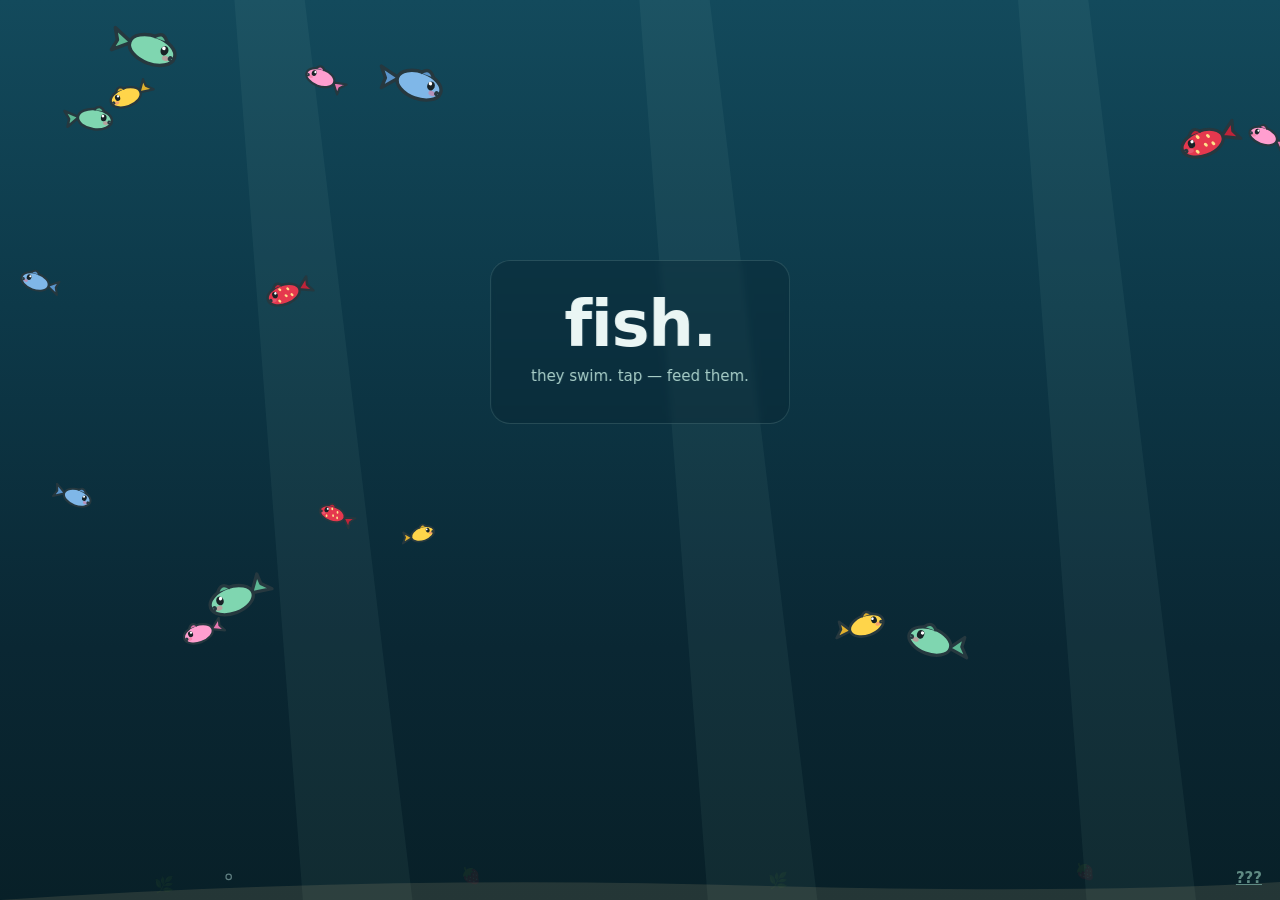
<file: fish/index.html>
<!DOCTYPE html>
<html lang="en">
<head>
<meta charset="utf-8">
<meta name="viewport" content="width=device-width, initial-scale=1">
<title>🐟 fish.</title>
<meta name="description" content="fish. they swim.">
<meta name="theme-color" content="#0a2733">
<link rel="shortcut icon" type="image/x-icon" href="../favicons/favicon.ico">
<style>
  *{margin:0;box-sizing:border-box}
  html,body{height:100%;overflow:hidden;font-family:system-ui,-apple-system,sans-serif;color:#eaf6f4;
    background:linear-gradient(#134a5c 0%, #0d3949 34%, #0a2733 72%, #082028 100%)}
  canvas#c{position:fixed;inset:0;width:100%;height:100%;display:block}
  .card{position:fixed;left:50%;top:38%;transform:translate(-50%,-50%);text-align:center;z-index:3;
    background:rgba(10,39,51,.38);border:1px solid rgba(180,230,220,.16);border-radius:20px;
    padding:26px 40px;backdrop-filter:blur(3px);pointer-events:none}
  .card h1{font-size:clamp(38px,9vw,64px);font-weight:900;letter-spacing:-.02em}
  .card p{margin-top:6px;font-size:15px;color:#a9cfc9}
  .card .mem{margin-top:12px;font-size:12px;color:#6f978f}
  #more{position:fixed;right:18px;bottom:13px;z-index:6;color:#5f8a83;font-weight:800;font-size:15px;
        cursor:pointer;user-select:none;text-decoration:underline}
  #more:hover{color:#9fc9c0}
  #pop{position:fixed;right:16px;bottom:44px;z-index:6;background:rgba(8,30,38,.95);border:1px solid #1d4a50;
       border-radius:14px;padding:14px 18px;font-size:13px;line-height:1.9;display:none;box-shadow:0 10px 40px rgba(0,0,0,.5)}
  #pop.show{display:block}
  #pop a{color:#8fd4c4}
  @media (prefers-reduced-motion: reduce){ .card{backdrop-filter:none} }
</style>
</head>
<body>
  <canvas id="c"></canvas>
  <div class="card" data-fish-obstacle>
    <h1>fish.</h1>
    <p>they swim. tap — feed them.</p>
    <p class="mem" id="mem"></p>
  </div>
  <div id="more">???</div>
  <div id="pop">
    <b>fish.</b> · an aquarium, nothing more<br>
    the dino runs at <a href="../dino/">🍓 Strawberry Dash</a><br>
    the rocket wobbles at <a href="../rocket/">🚀 rocket jump</a><br>
    <span style="color:#557a73">by velesnitski · canvas · fish v1</span>
  </div>
<script>
addEventListener('error',e=>{ document.title='ERR: '+e.message; });
const TELEMETRY_EP='https://script.google.com/macros/s/AKfycbyA-zpBfGubbXMPGJNe5_nRhcAWUt19uE_nln2oCbH4XGjnwkT6qjC1cNEWrlpQXnqf/exec';
const REDUCED=matchMedia('(prefers-reduced-motion: reduce)').matches;
const TAU=Math.PI*2, OUTLINE='#26383f';
const cv=document.getElementById('c'), ctx=cv.getContext('2d');
let W=innerWidth, H=innerHeight, DPR=Math.min(2,devicePixelRatio||1);
function resize(){ W=innerWidth; H=innerHeight; cv.width=W*DPR; cv.height=H*DPR; collectObstacles(); }
addEventListener('resize',resize);

/* ── the page content is the rockwork: fish steer around real DOM boxes (the shuka trick) ── */
let obstacles=[];
function collectObstacles(){
  obstacles=Array.from(document.querySelectorAll('[data-fish-obstacle], #pop.show'))
    .map(el=>el.getBoundingClientRect()).filter(r=>r.width>0&&r.height>0)
    .map(r=>({x:r.left-18,y:r.top-18,w:r.width+36,h:r.height+36}));
}
setInterval(collectObstacles,2000);

/* ── memory: feeding & visits live in localStorage ── */
const LSg=(k,d)=>{ try{ const v=localStorage.getItem(k); return v==null?d:v; }catch(e){ return d; } };
const LSs=(k,v)=>{ try{ localStorage.setItem(k,v); }catch(e){} };
let fed=+LSg('fishFed',0);
const lastVisit=+LSg('fishSeen',0), now=Date.now();
LSs('fishSeen',now);
const mem=document.getElementById('mem');
function memLine(){
  const days=lastVisit? (now-lastVisit)/86400000 : 0;
  let s = fed>0 ? 'fed '+fed+' time'+(fed===1?'':'s')+'.' : '';
  if(lastVisit && days>=3) s+=' the fish missed you. dramatically.';
  else if(lastVisit) s+=' the fish remember you.';
  mem.textContent=s;
}
memLine();

/* ── kawaii fish, drawn in the site's own grammar ── */
const PALETTE=[
  {b:'#7fd6b0',t:'#5cb894'},{b:'#7fb7e8',t:'#5b95cc'},{b:'#ffd54a',t:'#e0b02e'},
  {b:'#ff9ecf',t:'#e578b0'},{b:'#e5384e',t:'#c02439',berry:true}   // one strawberry fish, seeds and all
];
const NF=REDUCED?10:16, fish=[];
for(let i=0;i<NF;i++){ const p=PALETTE[i%PALETTE.length];
  fish.push({ x:Math.random()*W, y:Math.random()*H, a:Math.random()*TAU, sp:.6+Math.random()*.8,
    size:.7+Math.random()*.7, ph:Math.random()*TAU, pal:p, chomp:0, blink:0 }); }

const crumbs=[], bubbles=[];
let mx=-999, my=-999, mvx=0, lastMx=-999;
addEventListener('pointermove',e=>{ mvx=Math.abs(e.clientX-lastMx); lastMx=e.clientX; mx=e.clientX; my=e.clientY; },{passive:true});
addEventListener('pointerdown',e=>{
  crumbs.push({x:e.clientX+(Math.random()-.5)*10, y:e.clientY, vy:.25, sway:Math.random()*TAU});
  if(crumbs.length>12) crumbs.shift();
  fed++; LSs('fishFed',fed); memLine();
},{passive:true});

function steerAway(f,rx,ry,rw,rh,k){          // push heading away from a rect if we are inside its halo
  if(f.x>rx&&f.x<rx+rw&&f.y>ry&&f.y<ry+rh){
    const cx=rx+rw/2, cy=ry+rh/2, ang=Math.atan2(f.y-cy,f.x-cx);
    let d=ang-f.a; while(d>Math.PI)d-=TAU; while(d<-Math.PI)d+=TAU;
    f.a+=d*k; return true; } return false;
}

let t=0;
function stepFish(f,dt){
  f.ph+=dt*3; f.chomp=Math.max(0,f.chomp-dt*3);
  if(f.blink>0) f.blink-=dt; else if(Math.random()<.003) f.blink=.12;
  // wander
  f.a+=(Math.random()-.5)*.05;
  // crumbs are irresistible
  let target=null, best=1e9;
  crumbs.forEach(c=>{ const d=(c.x-f.x)**2+(c.y-f.y)**2; if(d<best){ best=d; target=c; } });
  if(target && best<400*400){
    const ang=Math.atan2(target.y-f.y, target.x-f.x);
    let d=ang-f.a; while(d>Math.PI)d-=TAU; while(d<-Math.PI)d+=TAU;
    f.a+=d*.06;
    if(best<16*16){ target.eaten=true; f.chomp=1;
      for(let k=0;k<4;k++) bubbles.push({x:f.x,y:f.y-6,r:1.5+Math.random()*2,vy:.5+Math.random()*.5,wob:Math.random()*TAU}); }
  }else{
    // cursor: a fast pointer scares, a calm one intrigues
    const dm=(mx-f.x)**2+(my-f.y)**2;
    if(dm<130*130){
      const ang=Math.atan2(my-f.y, mx-f.x);
      let d=ang-f.a; while(d>Math.PI)d-=TAU; while(d<-Math.PI)d+=TAU;
      f.a+= (mvx>18? -d*.08 : d*.015);
    }
  }
  // separation
  fish.forEach(o=>{ if(o===f) return; const d2=(o.x-f.x)**2+(o.y-f.y)**2;
    if(d2<42*42 && d2>0){ const ang=Math.atan2(f.y-o.y, f.x-o.x);
      let d=ang-f.a; while(d>Math.PI)d-=TAU; while(d<-Math.PI)d+=TAU; f.a+=d*.02; } });
  // содержимое страницы — камни
  obstacles.forEach(o=>steerAway(f,o.x,o.y,o.w,o.h,.09));
  // edges
  const m=36;
  if(f.x<m||f.x>W-m||f.y<m||f.y>H-m){
    const ang=Math.atan2(H/2-f.y, W/2-f.x);
    let d=ang-f.a; while(d>Math.PI)d-=TAU; while(d<-Math.PI)d+=TAU; f.a+=d*.045; }
  const v=(REDUCED?.5:1)*f.sp*(target&&best<300*300?2.1:1)*60*dt;
  f.x+=Math.cos(f.a)*v; f.y+=Math.sin(f.a)*v*.6;
}

function drawFish(f){
  const dir=Math.cos(f.a)>=0?1:-1;
  const pitch=Math.max(-.35,Math.min(.35, Math.sin(f.a)*.6*dir));
  const s=f.size, wig=Math.sin(f.ph)*1;
  ctx.save(); ctx.translate(f.x,f.y); ctx.scale(dir,1); ctx.rotate(pitch);
  ctx.scale(s,s); ctx.lineJoin='round';
  // tail (wiggles)
  ctx.save(); ctx.translate(-16,0); ctx.rotate(Math.sin(f.ph)*.5);
  ctx.beginPath(); ctx.moveTo(0,0); ctx.lineTo(-13,-8+wig); ctx.lineTo(-10,0); ctx.lineTo(-13,8+wig); ctx.closePath();
  ctx.fillStyle=f.pal.t; ctx.strokeStyle=OUTLINE; ctx.lineWidth=2.5; ctx.fill(); ctx.stroke(); ctx.restore();
  // body
  ctx.beginPath(); ctx.ellipse(0,0,17,10,0,0,TAU);
  ctx.fillStyle=f.pal.b; ctx.strokeStyle=OUTLINE; ctx.lineWidth=2.5; ctx.fill(); ctx.stroke();
  if(f.pal.berry){ ctx.fillStyle='#ffe08a';                    // strawberry seeds
    [[-6,-4],[2,-6],[8,-1],[-2,2],[6,5],[-8,3]].forEach(([sx,sy])=>{ ctx.beginPath(); ctx.ellipse(sx,sy,1.2,1.8,.5,0,TAU); ctx.fill(); }); }
  // top fin
  ctx.beginPath(); ctx.moveTo(-2,-9); ctx.quadraticCurveTo(3,-16,8,-9);
  ctx.fillStyle=f.pal.t; ctx.fill(); ctx.stroke();
  // face
  if(f.blink>0){ ctx.strokeStyle=OUTLINE; ctx.lineWidth=2; ctx.beginPath(); ctx.moveTo(6,-3); ctx.lineTo(11,-2.6); ctx.stroke(); }
  else{ ctx.fillStyle='#182226'; ctx.beginPath(); ctx.ellipse(8.5,-2.5,2.8,3.4,0,0,TAU); ctx.fill();
        ctx.fillStyle='#fff'; ctx.beginPath(); ctx.arc(7.5,-4,1.3,0,TAU); ctx.fill(); }
  ctx.fillStyle='rgba(238,110,140,.5)'; ctx.beginPath(); ctx.ellipse(11,2.5,2.6,1.8,0,0,TAU); ctx.fill();
  const mo=f.chomp>0? 2.4 : .9;
  ctx.strokeStyle=OUTLINE; ctx.lineWidth=2; ctx.beginPath(); ctx.arc(14.5,1.5,mo,.3,TAU-.3); ctx.stroke();
  ctx.restore();
}

let last=performance.now();
function frame(nowMs){
  const dt=Math.min(.05,(nowMs-last)/1000); last=nowMs; t+=dt;
  ctx.setTransform(DPR,0,0,DPR,0,0); ctx.clearRect(0,0,W,H);
  // light rays
  if(!REDUCED){ ctx.save(); ctx.globalAlpha=.05;
    for(let i=0;i<3;i++){ const rx=W*.2+i*W*.3+Math.sin(t*.2+i)*30;
      ctx.fillStyle='#bfeee0'; ctx.beginPath();
      ctx.moveTo(rx-30,-10); ctx.lineTo(rx+40,-10); ctx.lineTo(rx+150,H+10); ctx.lineTo(rx+40,H+10); ctx.closePath(); ctx.fill(); }
    ctx.restore(); }
  // sand + strawberry coral
  ctx.fillStyle='rgba(214,190,140,.14)'; ctx.beginPath();
  ctx.moveTo(0,H); ctx.quadraticCurveTo(W*.3,H-26,W*.6,H-14); ctx.quadraticCurveTo(W*.85,H-6,W,H-18); ctx.lineTo(W,H); ctx.closePath(); ctx.fill();
  for(let i=0;i<4;i++){ const bx=W*(.12+i*.24), by=H-10-((i*37)%14);
    ctx.font='16px system-ui'; ctx.globalAlpha=.5; ctx.fillText(i%2?'🍓':'🌿',bx,by); ctx.globalAlpha=1; }
  // crumbs
  crumbs.forEach(c=>{ if(c.eaten) return; c.sway+=dt*3; c.y+=c.vy*(REDUCED?30:60)*dt; c.x+=Math.sin(c.sway)*.4;
    if(c.y>H-14) c.y=H-14;
    ctx.fillStyle='#f0d9a8'; ctx.beginPath(); ctx.arc(c.x,c.y,2.6,0,TAU); ctx.fill();
    ctx.strokeStyle='rgba(38,56,63,.6)'; ctx.lineWidth=1; ctx.stroke(); });
  for(let i=crumbs.length-1;i>=0;i--) if(crumbs[i].eaten) crumbs.splice(i,1);
  // fish
  fish.forEach(f=>{ stepFish(f,dt); drawFish(f); });
  // bubbles
  if(!REDUCED && Math.random()<.05) bubbles.push({x:Math.random()*W,y:H+6,r:2+Math.random()*3,vy:.6+Math.random()*.8,wob:Math.random()*TAU});
  bubbles.forEach(b=>{ b.y-=b.vy*60*dt; b.x+=Math.sin(b.wob+=dt*2)*.5;
    ctx.strokeStyle='rgba(200,240,235,.45)'; ctx.lineWidth=1.2;
    ctx.beginPath(); ctx.arc(b.x,b.y,b.r,0,TAU); ctx.stroke(); });
  for(let i=bubbles.length-1;i>=0;i--) if(bubbles[i].y<-10) bubbles.splice(i,1);
  requestAnimationFrame(frame);
}

const pop=document.getElementById('pop');
document.getElementById('more').addEventListener('click',()=>{ pop.classList.toggle('show'); setTimeout(collectObstacles,50); });

let sid='fish'; try{ sid=localStorage.getItem('dinoSid')||'fish'; }catch(e){}
try{ navigator.sendBeacon(TELEMETRY_EP, JSON.stringify({ev:'fish', v:56, sid,
  ua:navigator.userAgent.slice(0,180), lang:navigator.language||'',
  tz:(Intl.DateTimeFormat().resolvedOptions().timeZone||''), scr:screen.width+'x'+screen.height})); }catch(e){}

resize(); requestAnimationFrame(frame);
</script>
</body>
</html>
</file>
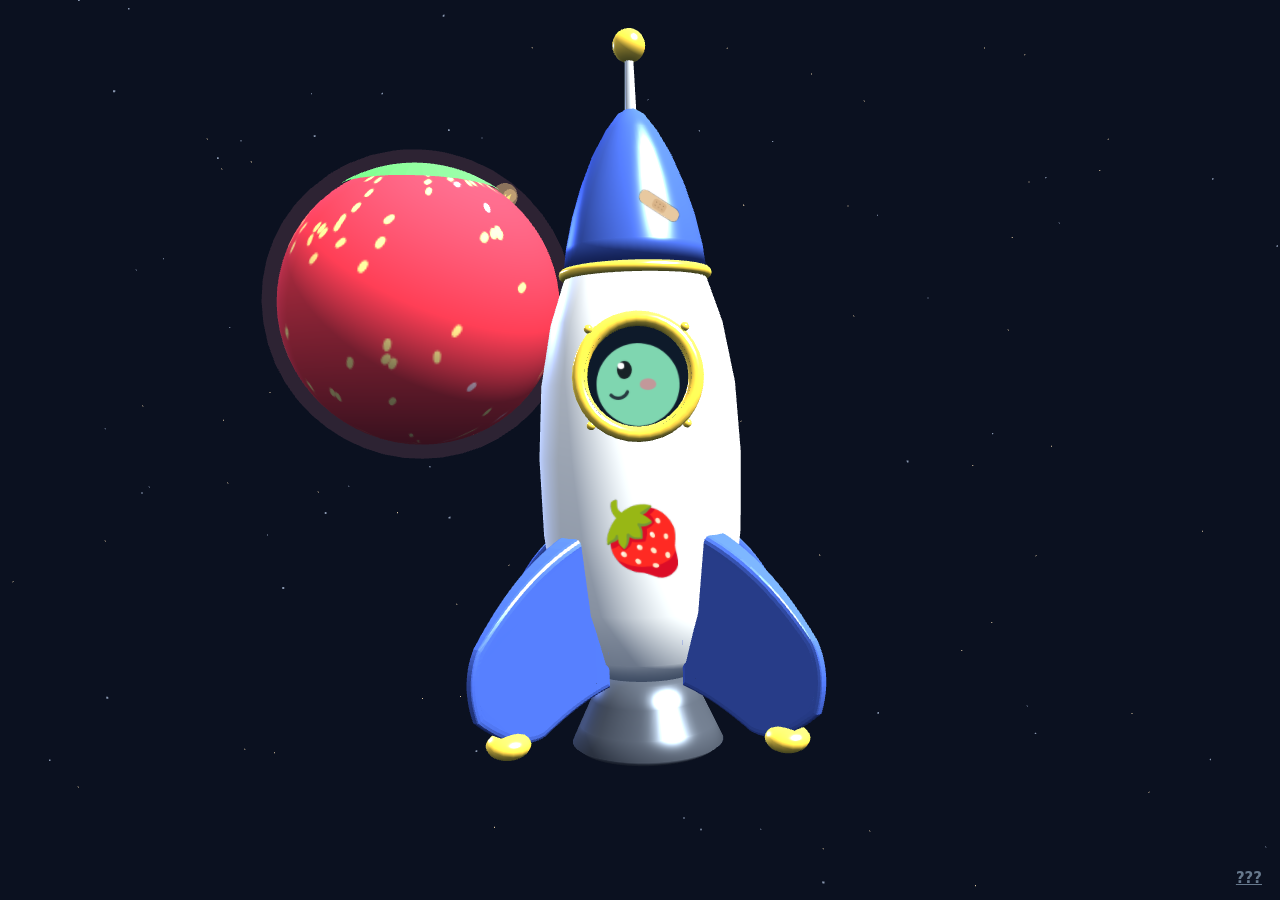
<file: rocket/index.html>
<!DOCTYPE html>
<html lang="en">
<head>
<meta charset="utf-8">
<meta name="viewport" content="width=device-width, initial-scale=1">
<title>🚀 rocket jump</title>
<meta name="description" content="rocket jump — poke it, fling it, spin it.">
<meta name="theme-color" content="#0e1524">
<link rel="shortcut icon" type="image/x-icon" href="../favicons/favicon.ico">
<style>
  *{margin:0;box-sizing:border-box}
  html,body{height:100%;overflow:hidden;background:#0b1120;font-family:system-ui,-apple-system,sans-serif;color:#e8eef5}
  canvas#c{position:fixed;inset:0;width:100%;height:100%;display:block;cursor:grab;touch-action:none}
  canvas#c.hold{cursor:grabbing}
  #more{position:fixed;right:18px;bottom:13px;z-index:6;color:#66788c;font-weight:800;font-size:15px;
        cursor:pointer;user-select:none;text-decoration:underline}
  #more:hover{color:#9fb4c9}
  #tilt{position:fixed;left:16px;bottom:11px;z-index:6;font-size:20px;cursor:pointer;user-select:none;
        opacity:.35;filter:grayscale(1);display:none;transition:opacity .3s,filter .3s}
  #tilt.avail{display:block;animation:tiltpulse 2.4s ease-in-out 3}
  #tilt.on{opacity:1;filter:none}
  @keyframes tiltpulse{0%,100%{transform:scale(1)}50%{transform:scale(1.25)}}
  #pop{position:fixed;right:16px;bottom:44px;z-index:6;background:rgba(14,22,36,.94);border:1px solid #24344a;
       border-radius:14px;padding:14px 18px;font-size:13px;line-height:1.9;display:none;box-shadow:0 10px 40px rgba(0,0,0,.5)}
  #pop.show{display:block}
  #pop a{color:#8fc4ff}
</style>
</head>
<body>
  <canvas id="c"></canvas>
  <div id="more">???</div>
  <div id="tilt" title="tilt mode">🧭</div>
  <div id="pop">
    <b>rocket jump</b> · poke it, fling it, spin it<br>
    it delivers strawberries to <a href="../dino/">🍓 Strawberry Dash</a><br>
    the little planet is lit by real players<br>
    <span style="color:#5a6a7c">by velesnitski · three.js · rocket v15</span>
  </div>

<script src="three.min.js"></script>
<script>
addEventListener('error',e=>{ document.title='ERR: '+e.message; });        // headless smoke-test hook
const TELEMETRY_EP='https://script.google.com/macros/s/AKfycbyA-zpBfGubbXMPGJNe5_nRhcAWUt19uE_nln2oCbH4XGjnwkT6qjC1cNEWrlpQXnqf/exec';
const Q=new URLSearchParams(location.search);
const REDUCED=matchMedia('(prefers-reduced-motion: reduce)').matches;

/* ── palette: Strawberry Dash's own colors ── */
const MINT='#7fd6b0', BERRY='#e5384e', CREAM='#f3e6c6', OUT='#26383f', SPACE_BLUE='#3d5bc0';

const canvas=document.getElementById('c');
const renderer=new THREE.WebGLRenderer({canvas, antialias:true});
renderer.setPixelRatio(Math.min(2,devicePixelRatio||1));
renderer.setClearColor('#0b1120');
const scene=new THREE.Scene();
const CAMZ=40;
const cam=new THREE.PerspectiveCamera(45, innerWidth/innerHeight, .1, 2000);
cam.position.set(0,2.5,CAMZ);
scene.add(new THREE.HemisphereLight(0xffffff, 0x39465c, 1.05));
const sun=new THREE.DirectionalLight(0xfff2d0, 1.1); sun.position.set(60,80,50); scene.add(sun);
const rimL=new THREE.DirectionalLight('#6f8fff', .7); rimL.position.set(-50,20,-60); scene.add(rimL);   // cold space rim

/* ── tiny helpers ── */
const M=(geo,color,flat)=>new THREE.Mesh(geo, new THREE.MeshLambertMaterial({color, flatShading:!!flat}));
const P=(geo,color,shin=60)=>new THREE.Mesh(geo, new THREE.MeshPhongMaterial({color, shininess:shin, specular:'#4a5568'}));
const lathe=(pts,color,shin)=>P(new THREE.LatheGeometry(pts.map(p=>new THREE.Vector2(p[0],p[1])),48),color,shin);
function canvasTex(draw,w=128,h=128){ const c=document.createElement('canvas'); c.width=w; c.height=h;
  draw(c.getContext('2d'),w,h); return new THREE.CanvasTexture(c); }
function spriteText(text,size=42,color='#ffd27a'){ const pad=18;
  const c=document.createElement('canvas'); const x=c.getContext('2d');
  x.font=`800 ${size}px system-ui,sans-serif`; c.width=Math.ceil(x.measureText(text).width)+pad*2; c.height=size+pad*2;
  const x2=c.getContext('2d'); x2.font=`800 ${size}px system-ui,sans-serif`; x2.textBaseline='middle';
  x2.shadowColor='rgba(0,0,0,.55)'; x2.shadowBlur=10; x2.fillStyle=color; x2.fillText(text,pad,c.height/2);
  const s=new THREE.Sprite(new THREE.SpriteMaterial({map:new THREE.CanvasTexture(c), transparent:true, depthWrite:false}));
  s.scale.set(c.width/22, c.height/22, 1); return s; }

/* ══ THE FACE — a live canvas in the porthole ══ */
const faceCv=document.createElement('canvas'); faceCv.width=faceCv.height=128;
const faceCx=faceCv.getContext('2d'), faceTex=new THREE.CanvasTexture(faceCv);
let faceState='', faceBlink=false;
function drawFace(state){
  const x=faceCx; x.setTransform(1,0,0,1,0,0);
  x.fillStyle='#0e1a2a'; x.fillRect(0,0,128,128);
  if(state==='dizzy'){ x.translate(64,64); x.rotate(.12); x.translate(-64,-64); }
  x.fillStyle=MINT; x.beginPath(); x.arc(64,74,50,0,7); x.fill();                       // head fills the window
  x.fillStyle='rgba(238,110,140,.6)'; x.beginPath(); x.ellipse(76,74,10,7,0,0,7); x.fill();  // blush
  x.strokeStyle=OUT; x.lineWidth=4; x.lineCap='round';
  if(state==='dizzy'){                                                                   // spiral eye + wavy maw
    for(let r=9;r>2;r-=3){ x.beginPath(); x.arc(48,56,r,r*.9,r*.9+4.6); x.stroke(); }
    x.beginPath(); x.moveTo(30,82); x.quadraticCurveTo(38,76,46,82); x.quadraticCurveTo(54,88,62,82); x.stroke();
  }else if(state==='wheee'){                                                             // ^ eye + open maw
    x.beginPath(); x.arc(48,58,9, Math.PI*1.12, Math.PI*1.88); x.stroke();
    x.fillStyle='#182226'; x.beginPath(); x.ellipse(44,80,11,12,0,0,7); x.fill();
    x.fillStyle='#ee6e8c'; x.beginPath(); x.ellipse(44,86,6,5,0,0,7); x.fill();
  }else{
    if(faceBlink){ x.beginPath(); x.moveTo(40,56); x.lineTo(56,58); x.stroke(); }
    else{ x.fillStyle='#182226'; x.beginPath(); x.ellipse(48,56,9,11,0,0,7); x.fill();
          x.fillStyle='#fff'; x.beginPath(); x.arc(44,51,4,0,7); x.fill(); }
    x.beginPath(); x.arc(40,78,12,.4,2.4); x.stroke();
  }
  faceTex.needsUpdate=true;
}
function setFace(s){ if(s!==faceState){ faceState=s; drawFace(s); } }

/* ══ THE ROCKET — physics root ▸ squash ▸ hull, with jiggle-boned nose & fins ══ */
const root=new THREE.Group(), squash=new THREE.Group();
root.add(squash); scene.add(root);
const noseGrp=new THREE.Group(); noseGrp.position.y=8;
const antGrp=new THREE.Group(); antGrp.position.y=4.3;      // antenna pivots at its base on the dome tip
const finGrps=[];
{
  // one continuous bullet profile — no seams, no facets, just emoji curves
  const body=lathe([[.01,-8.4],[1.9,-8.15],[2.7,-7.4],[3.3,-5.6],[3.62,-3],[3.7,-.2],
    [3.55,2.4],[3.15,4.6],[2.55,6.4],[1.85,7.7],[1.3,8.6],[.01,9.3]],'#f2f6fa',80);
  squash.add(body);
  // rounded dome cap, overlapping the body so the color seam is clean
  noseGrp.add(lathe([[.01,-1.6],[2.62,-1.55],[2.5,-.6],[2.25,.5],[1.9,1.6],
    [1.45,2.7],[.95,3.6],[.5,4.2],[.01,4.5]],SPACE_BLUE,55));
  squash.add(noseGrp);
  // bobble antenna — nested in the nose so its wobble compounds with the nose's
  const stem=P(new THREE.CylinderGeometry(.15,.22,2.2,10),'#c9d2df',60); stem.position.y=1.1; antGrp.add(stem);
  const bob=P(new THREE.SphereGeometry(.6,16,16),'#ffd54a',90); bob.position.y=2.4; antGrp.add(bob);
  noseGrp.add(antGrp);
  // tail-mounted fins — rooted low where the hull tapers, so the leading edge exits the
  // surface at a steep angle (a clean intersection line, not a tangent graze up the belly)
  const finShape=new THREE.Shape();
  finShape.moveTo(-.45,1.8);                               // root top, just inside the hull
  finShape.quadraticCurveTo(2.4,1.0, 4.5,-1.6);            // PROUD leading edge — sweeps OUT more than down
  finShape.quadraticCurveTo(5.0,-2.5, 4.6,-3.7);           // outer edge, nearly upright
  finShape.quadraticCurveTo(3.2,-4.9, 2.3,-4.6);           // rounded foot tip (boot mounts here)
  finShape.quadraticCurveTo(.7,-3.7, -.45,-3.5);           // bottom edge back into the hull
  finShape.lineTo(-.45,1.8);
  const finGeo=new THREE.ExtrudeGeometry(finShape,{depth:.8,bevelEnabled:true,
    bevelThickness:.24,bevelSize:.24,bevelSegments:3,curveSegments:14});
  finGeo.translate(0,0,-.4);
  { // airfoil taper — thin toward the tip; the plate stays a true radial plane,
    // perpendicular to the fuselage like the emoji's fins (no camber, no lean)
    const pa=finGeo.attributes.position;
    for(let i=0;i<pa.count;i++){ const d=Math.min(1,Math.max(0,pa.getX(i)/4.7));
      pa.setZ(i, pa.getZ(i)*(1-.72*d)); }
    finGeo.computeVertexNormals(); }
  // 4 fins at 90°, offset 45° from the camera — always two clean symmetric profiles, none flat-on
  for(let i=0;i<4;i++){ const a=Math.PI/4+i*Math.PI/2, g=new THREE.Group();
    g.position.set(Math.cos(a)*3.0,-4.6,Math.sin(a)*3.0);
    g.rotation.y=Math.PI/2-a;   // sweep → RADIAL (rotation.y=-a aimed it tangentially — the 'завалены' bug since v5)
    g.userData.a=a;
    const fin=P(finGeo,SPACE_BLUE,45); fin.rotation.y=-Math.PI/2; g.add(fin);
    // landing booties — gold pads on the fin tips (it lands on its feet, like any good toy)
    const boot=P(new THREE.SphereGeometry(.75,14,12),'#ffd54a',70);
    boot.scale.y=.62; boot.position.set(0,-4.85,3.5); g.add(boot);
    finGrps.push(g); squash.add(g); }
  // flared engine bell, gunmetal, double-sided so the inside reads as metal, with a dark throat
  const nozzle=lathe([[.9,0],[1.75,-.2],[2.05,-.95],[2.5,-1.9],[2.8,-2.55],[2.55,-2.75]],'#3f4756',40);
  nozzle.material.side=THREE.DoubleSide; nozzle.position.y=-8.2; squash.add(nozzle);
  const throat=new THREE.Mesh(new THREE.CircleGeometry(2.2,24),
    new THREE.MeshBasicMaterial({color:'#10151f'}));
  throat.rotation.x=Math.PI/2; throat.position.y=-10.1; squash.add(throat);
  const engLight=new THREE.PointLight('#ffb066', 0, 30); engLight.position.y=-12; squash.add(engLight);
  window.engLight=engLight;
  // recessed porthole: dark sleeve into the hull, face set back inside, rim flush with bolts
  const sleeve=P(new THREE.CylinderGeometry(1.8,1.8,1.2,28,1,true),'#141d2c',15);
  sleeve.material.side=THREE.DoubleSide;
  sleeve.rotation.x=Math.PI/2; sleeve.position.set(0,2.6,2.9); squash.add(sleeve);
  const port=new THREE.Mesh(new THREE.CircleGeometry(1.78,32), new THREE.MeshBasicMaterial({map:faceTex}));
  port.position.set(0,2.6,3.54); port.rotation.x=-.09; squash.add(port);
  const rim=P(new THREE.TorusGeometry(1.95,.26,12,36),'#ffd54a',80);
  rim.position.set(0,2.6,3.62); rim.rotation.x=-.09; squash.add(rim);   // tilted to the hull's slope
  for(let i=0;i<4;i++){ const b=P(new THREE.SphereGeometry(.15,10,10),'#ffd54a',90);
    const a=Math.PI/4+i*Math.PI/2;
    b.position.set(Math.cos(a)*2.28, 2.6+Math.sin(a)*2.28, 3.58); squash.add(b); }
  const berryTex=canvasTex(x=>{ x.clearRect(0,0,128,128); x.font='90px system-ui'; x.textAlign='center'; x.fillText('🍓',64,96); });
  const decal=new THREE.Mesh(new THREE.PlaneGeometry(3.4,3.4), new THREE.MeshBasicMaterial({map:berryTex,transparent:true}));
  decal.position.set(0,-2.8,3.78); squash.add(decal);
  // collar band over the nose joint — the seam becomes an intentional staging line
  const collar=P(new THREE.TorusGeometry(2.6,.2,12,40),'#ffd54a',85);
  collar.rotation.x=Math.PI/2; collar.position.y=6.42; squash.add(collar);
  // a band-aid: this rocket gets flung into walls for a living
  const bandTex=canvasTex(x=>{ x.clearRect(0,0,128,128); x.translate(64,64); x.rotate(.55);
    const rr=(a,b,w,h,r)=>{ x.beginPath(); x.moveTo(a+r,b); x.arcTo(a+w,b,a+w,b+h,r);
      x.arcTo(a+w,b+h,a,b+h,r); x.arcTo(a,b+h,a,b,r); x.arcTo(a,b,a+w,b,r); x.fill(); };
    x.fillStyle='#e8c9a0'; rr(-46,-15,92,30,13);
    x.fillStyle='#d9b489'; rr(-15,-11,30,22,7);
    x.fillStyle='rgba(120,90,55,.5)';
    for(let i=0;i<6;i++){ x.beginPath(); x.arc(-8+(i%3)*8,-4+((i/3)|0)*8,1.3,0,7); x.fill(); } });
  // band-aid on the nose — a scraped nose, clearly readable from the front
  const band=new THREE.Mesh(new THREE.PlaneGeometry(2.2,2.2),
    new THREE.MeshBasicMaterial({map:bandTex,transparent:true}));
  band.position.set(Math.sin(.4)*2.32, .5, Math.cos(.4)*2.32);
  band.rotation.y=.4; band.rotateX(-.18); noseGrp.add(band);
}
setFace('normal');
// fat invisible hit capsule — generous target for little fingers
const hit=new THREE.Mesh(new THREE.CylinderGeometry(6.5,6.5,30,10),
  new THREE.MeshBasicMaterial({visible:false}));
root.add(hit);
// engine flame (shows when moving fast)
const flame=M(new THREE.ConeGeometry(1.9,7,12),'#ffb066');
flame.material=new THREE.MeshBasicMaterial({color:'#ffb066',transparent:true,opacity:.85,
  blending:THREE.AdditiveBlending,depthWrite:false});
flame.rotation.x=Math.PI; flame.position.y=-13.5; flame.visible=false; squash.add(flame);

/* ── FIRE EXHAUST — 30k particles, animated entirely in the vertex shader ── */
const FX_N=30000;
const fxGeo=new THREE.BufferGeometry();
const fxP0=new Float32Array(FX_N*3), fxV0=new Float32Array(FX_N*3),
      fxBirth=new Float32Array(FX_N), fxLifeA=new Float32Array(FX_N), fxSeed=new Float32Array(FX_N);
fxBirth.fill(-1e3);
fxGeo.setAttribute('position', new THREE.BufferAttribute(fxP0,3));
fxGeo.setAttribute('aV0',    new THREE.BufferAttribute(fxV0,3));
fxGeo.setAttribute('aBirth', new THREE.BufferAttribute(fxBirth,1));
fxGeo.setAttribute('aLife',  new THREE.BufferAttribute(fxLifeA,1));
fxGeo.setAttribute('aSeed',  new THREE.BufferAttribute(fxSeed,1));
const fxMat=new THREE.ShaderMaterial({
  transparent:true, depthWrite:false, blending:THREE.AdditiveBlending,
  uniforms:{ uTime:{value:0} },
  vertexShader:`
    attribute vec3 aV0; attribute float aBirth; attribute float aLife; attribute float aSeed;
    uniform float uTime; varying float vAge;
    void main(){
      float t=uTime-aBirth;
      float ok=step(0.0,t)*step(t,aLife);
      vAge=clamp(t/max(aLife,1e-4),0.0,1.0);
      vec3 p=position + aV0*t*(1.0-0.30*min(t,1.6));
      p.x+=sin(aSeed*17.0+t*9.0)*t*0.8;
      p.z+=cos(aSeed*23.0+t*7.0)*t*0.8;
      p.y+=t*t*1.1;
      vec4 mv=modelViewMatrix*vec4(p,1.0);
      gl_PointSize=ok*mix(2.5,10.0,vAge)*(160.0/max(1.0,-mv.z));
      gl_Position=projectionMatrix*mv;
    }`,
  fragmentShader:`
    varying float vAge;
    void main(){
      vec2 c=gl_PointCoord-0.5; float d=length(c);
      float soft=smoothstep(0.5,0.08,d);
      vec3 col=mix(vec3(1.0,0.96,0.72), vec3(1.0,0.42,0.10), smoothstep(0.0,0.35,vAge));
      col=mix(col, vec3(0.38,0.34,0.36), smoothstep(0.5,1.0,vAge));
      float a=soft*pow(1.0-vAge,1.4)*0.8;
      gl_FragColor=vec4(col*a,a);
    }`});
const fx=new THREE.Points(fxGeo,fxMat); fx.frustumCulled=false; scene.add(fx);
let fxHead=0, fxLo=Infinity, fxHi=-1, fxFull=false;
function fxSpawn(x,y,z,vx,vy,vz,life){ const i=fxHead%FX_N; fxHead++;
  fxP0[i*3]=x; fxP0[i*3+1]=y; fxP0[i*3+2]=z;
  fxV0[i*3]=vx; fxV0[i*3+1]=vy; fxV0[i*3+2]=vz;
  fxBirth[i]=simT; fxLifeA[i]=life; fxSeed[i]=Math.random()*100;
  if(i<fxLo){ if(fxHi>=0 && i<fxLo-1) fxFull=true; fxLo=i; }
  if(i>fxHi) fxHi=i;
  if(fxHi-fxLo>FX_N*0.6) fxFull=true; }
function fxFlush(){ if(fxHi<0) return;
  [['position',3],['aV0',3],['aBirth',1],['aLife',1],['aSeed',1]].forEach(([n,sz])=>{
    const at=fxGeo.getAttribute(n);
    if(fxFull){ at.updateRange.offset=0; at.updateRange.count=-1; }
    else { at.updateRange.offset=fxLo*sz; at.updateRange.count=(fxHi-fxLo+1)*sz; }
    at.needsUpdate=true; });
  fxLo=Infinity; fxHi=-1; fxFull=false; }
function fxEmit(o,up,n,spd){ for(let k=0;k<n;k++){
    const sp=9+Math.random()*7+spd*0.3;
    fxSpawn(o.x+(Math.random()-.5)*1.4, o.y+(Math.random()-.5)*1.4, o.z+(Math.random()-.5)*1.4,
      -up.x*sp+(Math.random()-.5)*3+vel.x*.35, -up.y*sp+(Math.random()-.5)*3+vel.y*.35,
      -up.z*sp+(Math.random()-.5)*3+vel.z*.35, .45+Math.random()*.6); } fxFlush(); }
function fxBurst(c){ for(let k=0;k<260;k++){ const th=Math.random()*Math.PI*2, ph=Math.acos(2*Math.random()-1), sp=6+Math.random()*13;
    fxSpawn(c.x,c.y,c.z, Math.sin(ph)*Math.cos(th)*sp, Math.cos(ph)*sp*.6, Math.sin(ph)*Math.sin(th)*sp, .4+Math.random()*.5); } fxFlush(); }

/* ── stars, twinkling in two phases ── */
function starCloud(n,size,color){ const pos=new Float32Array(n*3);
  for(let i=0;i<n;i++){ const v=new THREE.Vector3().randomDirection().multiplyScalar(300+Math.random()*900);
    pos.set([v.x,v.y,v.z-200],i*3); }
  const g=new THREE.BufferGeometry(); g.setAttribute('position',new THREE.BufferAttribute(pos,3));
  const p=new THREE.Points(g,new THREE.PointsMaterial({color,size,transparent:true,opacity:.8,depthWrite:false}));
  scene.add(p); return p; }
const stars1=starCloud(500,2.2,'#cfe2ff'), stars2=starCloud(400,1.4,'#ffe3b8');   // cool + warm layers
// a shooting star now and then
const shoot=new THREE.Mesh(new THREE.PlaneGeometry(9,.14),
  new THREE.MeshBasicMaterial({color:'#eaf2ff',transparent:true,opacity:0,
    blending:THREE.AdditiveBlending,depthWrite:false}));
shoot.rotation.z=-.5; shoot.visible=false; scene.add(shoot);
let shootT=9, shootNext=6;

/* ══ the little strawberry planet, far away, lit by real players ══ */
const planet=new THREE.Group(); planet.position.set(-42,22,-170); planet.scale.setScalar(.34); scene.add(planet);
{
  const skin=canvasTex((x,w,h)=>{ x.fillStyle=BERRY; x.fillRect(0,0,w,h);
    for(let i=0;i<180;i++){ x.fillStyle=Math.random()<.85?'#ffe08a':'#ffd1dc'; x.save();
      x.translate(Math.random()*w,Math.random()*h); x.rotate(Math.random()); x.beginPath();
      x.ellipse(0,0,2.2,3.6,0,0,7); x.fill(); x.restore(); } },512,256);
  planet.add(new THREE.Mesh(new THREE.SphereGeometry(78,48,32), new THREE.MeshLambertMaterial({map:skin})));
  planet.add(M(new THREE.SphereGeometry(79,32,14,0,Math.PI*2,0,.62),'#4bae5a',true));   // leafy pole
  planet.add(new THREE.Mesh(new THREE.SphereGeometry(86,32,24),
    new THREE.MeshBasicMaterial({color:'#ff8fa8', transparent:true, opacity:.14, side:THREE.BackSide, depthWrite:false})));
}
const TZ_LL={ 'Europe/Minsk':[53,27],'Europe/Warsaw':[52,21],'Europe/London':[51,0],'Europe/Berlin':[52,13],
  'Europe/Paris':[48,2],'Europe/Madrid':[40,-3],'Europe/Kyiv':[50,30],'Europe/Moscow':[55,37],'Europe/Istanbul':[41,29],
  'Asia/Dubai':[25,55],'Asia/Tbilisi':[41,44],'Asia/Yerevan':[40,44],'Asia/Almaty':[43,76],'Asia/Tashkent':[41,69],
  'Asia/Bangkok':[13,100],'Asia/Tokyo':[35,139],'Asia/Shanghai':[31,121],'Asia/Kolkata':[22,78],'Asia/Singapore':[1,103],
  'America/New_York':[40,-74],'America/Chicago':[41,-87],'America/Denver':[39,-105],'America/Los_Angeles':[34,-118],
  'America/Sao_Paulo':[-23,-46],'America/Mexico_City':[19,-99],'America/Toronto':[43,-79],
  'Australia/Sydney':[-33,151],'Africa/Cairo':[30,31],'Africa/Lagos':[6,3],'Pacific/Auckland':[-36,174] };
function llToV(lat,lon,r){ const ph=(90-lat)*Math.PI/180, th=(lon+180)*Math.PI/180;
  return new THREE.Vector3(-r*Math.sin(ph)*Math.cos(th), r*Math.cos(ph), r*Math.sin(ph)*Math.sin(th)); }
const beacons=[];
function addBeacon(lat,lon,n){ const g=new THREE.Group(); g.position.copy(llToV(lat,lon,78));
  g.lookAt(new THREE.Vector3(0,0,0)); g.rotateX(-Math.PI/2);
  const cone=M(new THREE.ConeGeometry(2.2,7,8),'#ffd54a'); cone.position.y=4; g.add(cone);
  const halo=new THREE.Mesh(new THREE.SphereGeometry(3+Math.min(4,n),10,10),
    new THREE.MeshBasicMaterial({color:'#ffe08a', transparent:true, opacity:.45, depthWrite:false}));
  halo.position.y=6; g.add(halo); beacons.push(halo); planet.add(g); }
let satellite=null;
const fallbackBeacons=()=>[['Europe/Minsk',3],['Asia/Dubai',1],['Europe/Warsaw',1]]
  .forEach(([z,n])=>{ const ll=TZ_LL[z]; addBeacon(ll[0],ll[1],n); });
fetch(TELEMETRY_EP).then(r=>r.json()).then(j=>{
  if(j.wbest && j.wbest.sc){ satellite=new THREE.Group();
    const crown=spriteText('👑 '+String(j.wbest.n).replace(/[^\w \-\.]/g,'')+' · '+j.wbest.sc, 40);
    crown.position.y=8; satellite.add(crown);
    satellite.add(M(new THREE.SphereGeometry(3.4,12,12),CREAM)); planet.add(satellite); }
  (j.tzs||[]).forEach(t=>{ const ll=TZ_LL[t.tz]; if(ll) addBeacon(ll[0],ll[1],t.n|0); });
  if(!(j.tzs||[]).length) fallbackBeacons();
}).catch(fallbackBeacons);

/* ══ SOUND — tiny synth squeaks (unlocked on first touch, iOS-safe) ══ */
let AC=null;
function audio(){ if(!AC){ try{ AC=new (window.AudioContext||window.webkitAudioContext)();
  const b=AC.createBufferSource(); b.buffer=AC.createBuffer(1,1,22050); b.connect(AC.destination); b.start(0); }catch(e){} }
  if(AC && AC.state==='suspended') AC.resume(); return AC; }
function tone(type,f0,f1,dur,vol){ const a=AC; if(!a) return;
  const o=a.createOscillator(), g=a.createGain(), t=a.currentTime;
  o.type=type; o.frequency.setValueAtTime(f0,t); o.frequency.exponentialRampToValueAtTime(Math.max(30,f1),t+dur);
  g.gain.setValueAtTime(vol,t); g.gain.exponentialRampToValueAtTime(.001,t+dur);
  o.connect(g); g.connect(a.destination); o.start(t); o.stop(t+dur+.02); }
const squeak=()=>tone('sine',520,940,.09,.10);
const boing =v=>tone('triangle',300,130,.20,Math.min(.14,.03+v*.004));
const whoosh=v=>tone('sawtooth',90,40,.25,Math.min(.08,.02+v*.002));
const wheee =()=>tone('sine',480,1250,.5,.06);
const vibe=ms=>{ try{ navigator.vibrate && navigator.vibrate(ms); }catch(e){} };

/* ══ PHYSICS — a bouncy rigid body on springs ══ */
const pos=new THREE.Vector3(), vel=new THREE.Vector3(), prevVel=new THREE.Vector3();
const quat=new THREE.Quaternion(), angVel=new THREE.Vector3();
const I_ROT=60;                                       // moment of inertia (long light thing)
let sq=0, sqVel=0;                                    // squash scalar spring
let wallX=20, wallTop=12, wallBot=12;                 // set in resize() from the frustum
let grabbed=false, grabLocal=new THREE.Vector3(), dragPlane=new THREE.Plane(),
    dragTarget=new THREE.Vector3(), samples=[], downAt=0, downPos=new THREE.Vector3();
let pokes=0, lastTouch=-9, dizzy=0, dizzyUntil=0, simT=0;
const jig=[{g:noseGrp,k:.12},{g:antGrp,k:.5}];        // nose + extra-floppy antenna…
finGrps.forEach(g=>jig.push({g,k:.2}));               // …+3 fins
jig.forEach(j=>{ j.rx=j.rz=j.vx=j.vz=0; });
const ray=new THREE.Raycaster(), ndc=new THREE.Vector2(), tmpV=new THREE.Vector3(), tmpV2=new THREE.Vector3();

function kickJiggle(s){ jig.forEach(j=>{ j.vx+=(Math.random()-.5)*s; j.vz+=(Math.random()-.5)*s; }); }
// smoke rings — the bell puffs a wobbly donut on a hard bounce
const rings=[]; let ringI=0;
for(let i=0;i<4;i++){ const m=new THREE.Mesh(new THREE.TorusGeometry(1,.32,10,24),
  new THREE.MeshBasicMaterial({color:'#cfd8e6',transparent:true,opacity:0,depthWrite:false}));
  m.visible=false; scene.add(m); rings.push({m,t:9}); }
function smokeRing(){ const R=rings[ringI++%4]; R.t=0; R.m.visible=true;
  R.m.position.copy(root.localToWorld(new THREE.Vector3(0,-11.5,0)));
  R.m.quaternion.copy(quat); R.m.rotateX(Math.PI/2); }
function bounce(axis,v){ boing(Math.abs(v)); vibe(Math.min(40,6+Math.abs(v)*1.5|0)); sqVel+=Math.min(3,Math.abs(v)*.12); kickJiggle(Math.abs(v)*.5);
  if(Math.abs(v)>14){ smokeRing(); fxBurst(pos); }
  angVel.z+=(axis==='x'? -Math.sign(v)*Math.abs(vel.y):Math.sign(vel.x))*.03; }

function step(dt){
  simT+=dt;
  const idleBobY=REDUCED?0:Math.sin(simT*1.3)*.8;

  if(grabbed){
    // spring toward the pointer, applied AT the grab point → natural torque (grab the nose, it swings)
    const gw=root.localToWorld(tmpV.copy(grabLocal));
    const r=tmpV2.copy(gw).sub(pos);
    const pv=r.clone().cross(angVel).negate().add(vel);          // velocity of the grab point
    const F=dragTarget.clone().sub(gw).multiplyScalar(90).sub(pv.multiplyScalar(14));
    if(F.length()>260) F.setLength(260);
    vel.addScaledVector(F,dt);
    angVel.addScaledVector(r.clone().cross(F), dt/I_ROT*9);
  }else{
    // lazy spring home (underdamped = bouncy return) + gentle idle bob
    tiltX+=(tgtTX-tiltX)*.06; tiltY+=(tgtTY-tiltY)*.06;    // smooth the sensor targets
    vel.x+=((tiltX-pos.x)*6 - vel.x*1.4)*dt;
    vel.y+=((idleBobY+tiltY-pos.y)*6 - vel.y*1.4)*dt;
    vel.z+=(-pos.z*8 - vel.z*2.2)*dt;
  }
  // upright spring (axis-angle back to identity), always on but soft while held
  let q=quat.clone(); if(q.w<0){ q.set(-q.x,-q.y,-q.z,-q.w); }
  const ang=2*Math.acos(Math.min(1,q.w)), s=Math.sqrt(Math.max(1e-9,1-q.w*q.w));
  if(ang>1e-3){ tmpV.set(q.x/s,q.y/s,q.z/s);
    angVel.addScaledVector(tmpV, -ang*(grabbed?2.2:7)*dt); }
  angVel.multiplyScalar(Math.max(0,1-(grabbed?1.2:1.7)*dt));

  if(vel.length()>90) vel.setLength(90);
  if(angVel.length()>11) angVel.setLength(11);
  pos.addScaledVector(vel,dt);
  const w=angVel.length();
  if(w>1e-4){ const dq=new THREE.Quaternion().setFromAxisAngle(tmpV.copy(angVel).divideScalar(w), w*dt);
    quat.premultiply(dq).normalize(); }

  // soft walls — fling it, it boings around the screen
  if(pos.x> wallX  && vel.x>0){ pos.x= wallX;  vel.x*=-.62; bounce('x',vel.x); }
  if(pos.x<-wallX  && vel.x<0){ pos.x=-wallX;  vel.x*=-.62; bounce('x',vel.x); }
  if(pos.y> wallTop&& vel.y>0){ pos.y= wallTop; vel.y*=-.62; bounce('y',vel.y); }
  if(pos.y<-wallBot&& vel.y<0){ pos.y=-wallBot; vel.y*=-.62; bounce('y',vel.y); }
  pos.z=Math.max(-10,Math.min(10,pos.z));

  // squash & stretch spring
  sqVel+=(-160*sq-12*sqVel)*dt; sq=Math.max(-.28,Math.min(.42,sq+sqVel*dt));
  squash.scale.set(1-sq*.45, 1+sq, 1-sq*.45);

  // jiggle bones — driven by how hard the body is being shoved around
  const acc=tmpV.copy(vel).sub(prevVel).divideScalar(dt); prevVel.copy(vel);
  const la=acc.applyQuaternion(quat.clone().invert());
  jig.forEach(j=>{
    let ax=la.x, az=la.z;
    if(j.g.userData.a!==undefined){ const a=j.g.userData.a, c=Math.cos(a), sn=Math.sin(a);
      ax=sn*la.x-c*la.z; az=c*la.x+sn*la.z; }   // frame follows the corrected π/2−a mount
    j.vx+=(-140*j.rx-6*j.vx+az*j.k)*dt; j.vz+=(-140*j.rz-6*j.vz-ax*j.k)*dt;
    j.rx=Math.max(-.55,Math.min(.55,j.rx+j.vx*dt)); j.rz=Math.max(-.55,Math.min(.55,j.rz+j.vz*dt));
    j.g.rotation.x=j.rx; j.g.rotation.z=j.rz;
  });

  // face: spun hard → dizzy · moving fast → wheee · else blink now and then
  const spin=angVel.length(), speed=vel.length();
  dizzy=spin>5? dizzy+dt*spin : Math.max(0,dizzy-dt*4);
  if(dizzy>7) dizzyUntil=simT+2.6;
  if(FORCED_FACE) setFace(FORCED_FACE);
  else if(simT<dizzyUntil) setFace('dizzy');
  else if(speed>17) setFace('wheee');
  else setFace('normal');

  // engine: exhaust + flame while it's really moving
  flame.visible=speed>8;
  engLight.intensity=flame.visible? 1.8+Math.random()*1.2 : 0;
  if(flame.visible){ flame.scale.y=.7+Math.random()*.7;
    const noz=root.localToWorld(tmpV.copy(flame.position));
    const up=tmpV2.set(0,1,0).applyQuaternion(quat);
    fxEmit(noz, up, Math.min(200, 30+speed*5|0), speed); }
  rings.forEach(R=>{ if(R.t<.9){ R.t+=dt; const s=1+R.t*6; R.m.scale.set(s,s,s);
      R.m.material.opacity=.5*Math.max(0,1-R.t/.9); R.m.position.y-=dt*3; }
    else R.m.visible=false; });

  // shooting star: streaks down-left across the far background every so often
  shootT+=dt;
  if(shootT>shootNext){ shootT=0; shootNext=11+Math.random()*14;
    shoot.position.set(20+Math.random()*60, 25+Math.random()*20, -140); shoot.visible=true; }
  if(shoot.visible){ shoot.position.x-=dt*90; shoot.position.y-=dt*46;
    shoot.material.opacity=Math.min(.9, shoot.material.opacity+dt*4);
    if(shoot.position.x<-70){ shoot.visible=false; shoot.material.opacity=0; } }

  // a shy little "hey, poke me" wiggle if ignored for a while
  if(!REDUCED && !grabbed && simT-lastTouch>13){ lastTouch=simT-13+5+Math.random()*6;
    kickJiggle(4); sqVel+=1.2; angVel.z+=.9; }
}

/* ══ POINTER — poke on touch, drag to fling ══ */
function pointerWorld(e,out){
  ndc.set(e.clientX/innerWidth*2-1, -(e.clientY/innerHeight)*2+1);
  ray.setFromCamera(ndc,cam); return ray.ray.intersectPlane(dragPlane,out); }
canvas.addEventListener('pointerdown',e=>{
  audio(); lastTouch=simT;
  ndc.set(e.clientX/innerWidth*2-1, -(e.clientY/innerHeight)*2+1);
  ray.setFromCamera(ndc,cam);
  const hitP=ray.intersectObject(hit,false)[0];
  if(!hitP) return;
  canvas.setPointerCapture(e.pointerId); canvas.classList.add('hold');
  // the poke lands NOW — instant feedback, then the grab begins
  const dir=tmpV.copy(pos).sub(hitP.point).normalize();
  vel.addScaledVector(dir,7); vel.y+=2;
  angVel.addScaledVector(tmpV2.copy(hitP.point).sub(pos).cross(dir), -0.18);
  sqVel+=1.6; kickJiggle(5); squeak(); vibe(10); pokes++;
  grabbed=true; grabLocal.copy(root.worldToLocal(hitP.point.clone()));
  dragPlane.setFromNormalAndCoplanarPoint(cam.getWorldDirection(new THREE.Vector3()).negate(), hitP.point);
  dragTarget.copy(hitP.point); downAt=performance.now(); downPos.copy(hitP.point);
  samples=[{p:hitP.point.clone(), t:downAt}];
});
canvas.addEventListener('pointermove',e=>{
  if(!grabbed) return;
  if(pointerWorld(e,dragTarget)){
    const now=performance.now(); samples.push({p:dragTarget.clone(), t:now});
    while(samples.length>2 && now-samples[0].t>110) samples.shift(); }
});
function release(){
  if(!grabbed) return; grabbed=false; canvas.classList.remove('hold');
  const now=performance.now(), a=samples[0], b=samples[samples.length-1];
  if(a && b && b.t-a.t>16){
    const fv=b.p.clone().sub(a.p).multiplyScalar(1000/(b.t-a.t));
    if(fv.length()>4){ if(fv.length()>80) fv.setLength(80);
      vel.copy(fv); whoosh(fv.length()); vibe(15); if(fv.length()>40) wheee(); } }
  lastTouch=simT;
}
canvas.addEventListener('pointerup',release);
canvas.addEventListener('pointercancel',release);

/* ── SENSORS — tilt steers the home point (marble-in-a-tray), shake rattles the toy ── */
let tiltOn=false, tiltX=0, tiltY=0, tgtTX=0, tgtTY=0, baseBeta=null, baseGamma=null, shakeCd=0;
const tiltBtn=document.getElementById('tilt');
const COARSE=matchMedia('(pointer: coarse)').matches;
if(COARSE && 'DeviceOrientationEvent' in window) tiltBtn.classList.add('avail');
function tiltCalibrate(){ baseBeta=null; baseGamma=null; }
function onOrient(e){
  if(!tiltOn || e.beta==null || e.gamma==null) return;
  let b=e.beta, g=e.gamma;
  const ang=(screen.orientation && screen.orientation.angle)||0;    // landscape remap
  if(ang===90){ const t=b; b=-g; g=t; } else if(ang===-90||ang===270){ const t=b; b=g; g=-t; }
  if(baseBeta==null){ baseBeta=b; baseGamma=g; return; }            // first sample = neutral grip
  const db=Math.max(-28,Math.min(28,b-baseBeta)), dg=Math.max(-28,Math.min(28,g-baseGamma));
  tgtTX=(dg/28)*(wallX-8); tgtTY=-(db/28)*(wallTop-8);
}
function onMotion(e){
  if(!tiltOn || !e.acceleration) return;
  shakeCd=Math.max(0,shakeCd-1);
  const a=e.acceleration, m=Math.sqrt((a.x||0)**2+(a.y||0)**2+(a.z||0)**2);
  if(m>13 && shakeCd<=0){ shakeCd=10;                               // toy-in-a-box: jerk the box, the toy flies opposite
    vel.x+=Math.max(-30,Math.min(30,-(a.x||0)*2.2));
    vel.y+=Math.max(-30,Math.min(30, (a.y||0)*2.2));
    kickJiggle(4); vibe(20); }
}
async function tiltEnable(){
  try{
    if(typeof DeviceOrientationEvent.requestPermission==='function'){
      const r=await DeviceOrientationEvent.requestPermission();      // iOS 13+: must run in a tap
      if(r!=='granted') return;
      if(typeof DeviceMotionEvent!=='undefined' && typeof DeviceMotionEvent.requestPermission==='function'){
        try{ await DeviceMotionEvent.requestPermission(); }catch(err){} } }
    tiltOn=true; tiltCalibrate(); tiltBtn.classList.add('on');
    try{ localStorage.setItem('rocketTilt','1'); }catch(err){}
  }catch(err){}
}
function tiltDisable(){ tiltOn=false; tgtTX=0; tgtTY=0; tiltBtn.classList.remove('on');
  try{ localStorage.setItem('rocketTilt','0'); }catch(err){} }
tiltBtn.addEventListener('click',()=>{ tiltOn? tiltDisable() : tiltEnable(); });
addEventListener('deviceorientation', onOrient, {passive:true});
addEventListener('devicemotion', onMotion, {passive:true});
document.addEventListener('visibilitychange',()=>{ if(!document.hidden) tiltCalibrate(); });   // re-grip on return
// Android needs no permission — auto-on unless the user turned it off before
try{ if(COARSE && localStorage.getItem('rocketTilt')!=='0' &&
     !(typeof DeviceOrientationEvent!=='undefined' && typeof DeviceOrientationEvent.requestPermission==='function')){
  tiltOn=true; tiltCalibrate(); tiltBtn.classList.add('on'); } }catch(err){}

/* ??? */
const pop=document.getElementById('pop');
document.getElementById('more').addEventListener('click',()=>pop.classList.toggle('show'));

/* ── telemetry: one hello, one goodbye (with the poke count) ── */
let sid='rocket'; try{ sid=localStorage.getItem('dinoSid')||'rocket'; }catch(e){}
const base=()=>({v:56, sid, ua:navigator.userAgent.slice(0,180), lang:navigator.language||'',
  tz:(Intl.DateTimeFormat().resolvedOptions().timeZone||''), scr:screen.width+'x'+screen.height});
try{ navigator.sendBeacon(TELEMETRY_EP, JSON.stringify(Object.assign({ev:'rocket'},base()))); }catch(e){}
addEventListener('pagehide',()=>{ if(pokes>0)
  try{ navigator.sendBeacon(TELEMETRY_EP, JSON.stringify(Object.assign({ev:'rocket_end', sc:pokes},base()))); }catch(e){} });

/* ── debug hooks for headless verification: ?kick=vx,vy,spin · ?face=dizzy|wheee ── */
if(Q.has('kick')){ const [kx,ky,ks]=(Q.get('kick')||'').split(',').map(Number);
  setTimeout(()=>{ vel.set(kx||30,ky||-10,0); angVel.set(0,0,ks||6); },600); }
const FORCED_FACE=Q.get('face')||null;
const LOWCAM=Q.has('lowcam');   // debug: the fin-inspection angle

/* ══ LOOP — fixed-timestep sim (the game taught us: never tie physics to display Hz) ══ */
const SIM=1/60; let last=performance.now(), acc=0, t=0;
function frame(now){
  acc+=Math.min(.1,(now-last)/1000); last=now; t++;
  while(acc>=SIM){ acc-=SIM; step(SIM); }
  root.position.copy(pos); root.quaternion.copy(quat);
  fxMat.uniforms.uTime.value=simT;
  if(!REDUCED && !grabbed) squash.rotation.z=Math.sin(simT*.7)*.03;      // idle sway (visual only)

  stars1.material.opacity=.55+Math.sin(t*.013)*.3;
  stars2.material.opacity=.55+Math.cos(t*.017)*.3;
  planet.rotation.y+=.0012; planet.position.y=22+Math.sin(t*.006)*1.5;
  beacons.forEach((b,i)=>{ const s=1+Math.sin(t*.06+i)*.25; b.scale.set(s,s,s); });
  if(satellite){ const a=t*.008; satellite.position.set(Math.cos(a)*112, 26, Math.sin(a)*112); }

  // whisper of parallax toward the pointer keeps the frame alive
  if(LOWCAM){ cam.position.set(5,-16,26); cam.lookAt(0,-7,0); }
  else{
    cam.position.x+=((mouseX*1.6)-cam.position.x)*.03;
    cam.position.y+=((2.5+mouseY*1.2)-cam.position.y)*.03;
    cam.lookAt(0,1,0);
  }
  renderer.render(scene,cam);
  requestAnimationFrame(frame);
}
let mouseX=0, mouseY=0;
addEventListener('pointermove',e=>{ mouseX=e.clientX/innerWidth*2-1; mouseY=-(e.clientY/innerHeight)*2+1; },{passive:true});

function resize(){ renderer.setSize(innerWidth,innerHeight);
  cam.aspect=innerWidth/innerHeight; cam.updateProjectionMatrix();
  const halfH=Math.tan(cam.fov*Math.PI/360)*CAMZ;
  wallX=Math.max(10,halfH*cam.aspect-7); wallTop=halfH-8; wallBot=halfH-9; }
addEventListener('resize',resize); resize();
requestAnimationFrame(frame);
</script>
</body>
</html>
</file>
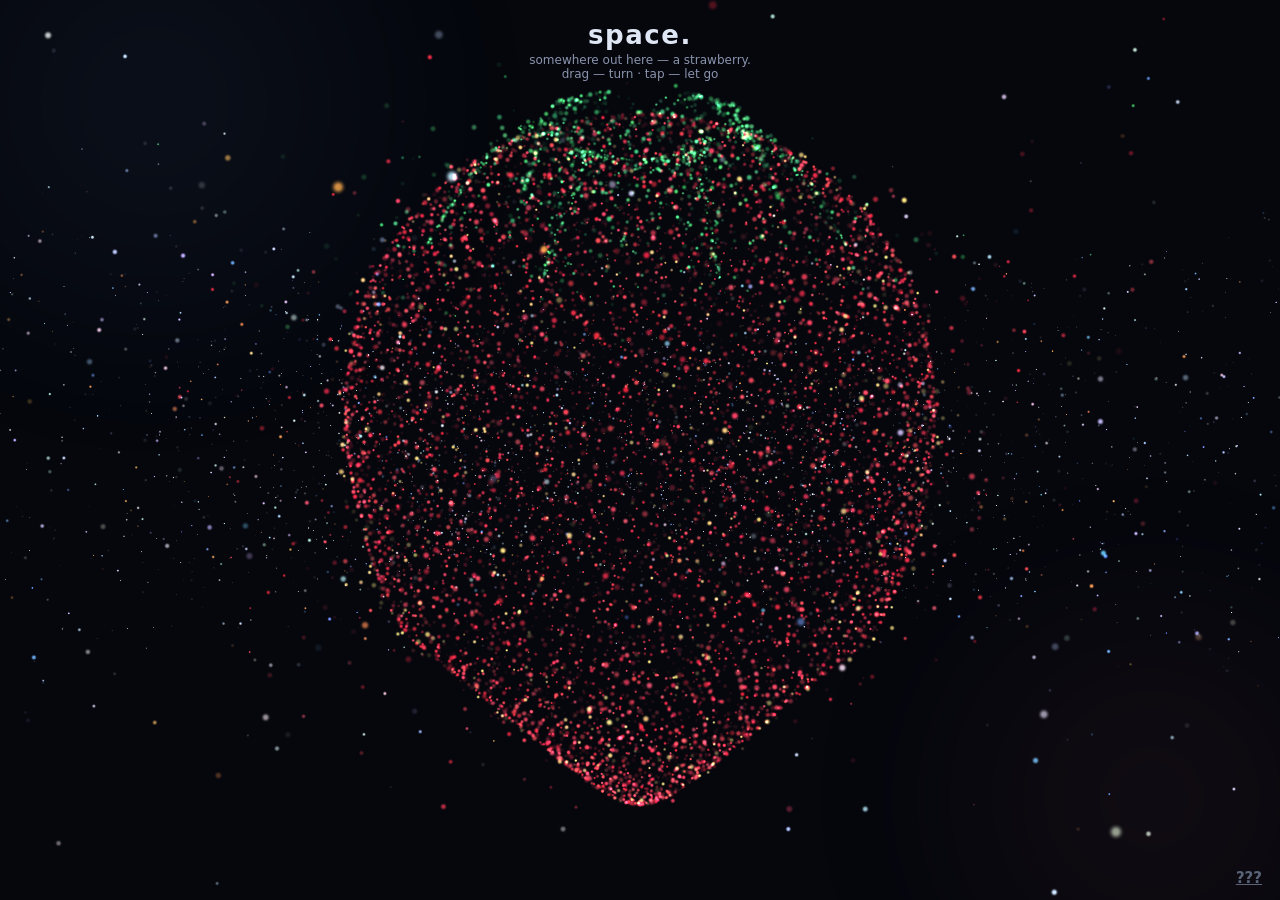
<file: space/index.html>
<!DOCTYPE html>
<html lang="en">
<head>
<meta charset="utf-8">
<meta name="viewport" content="width=device-width, initial-scale=1">
<title>✦ space.</title>
<meta name="description" content="somewhere out here — a strawberry.">
<meta name="theme-color" content="#05070d">
<link rel="shortcut icon" type="image/x-icon" href="../favicons/favicon.ico">
<style>
  *{margin:0;box-sizing:border-box}
  html,body{height:100%;overflow:hidden;background:#05070d;color:#dfe6f4;
    font-family:system-ui,-apple-system,sans-serif}
  .neb{position:fixed;border-radius:50%;filter:blur(60px);opacity:.16;pointer-events:none}
  #n1{width:60vmax;height:44vmax;left:-18vmax;top:-14vmax;background:radial-gradient(circle,#31456e,transparent 70%)}
  #n2{width:52vmax;height:40vmax;right:-16vmax;bottom:-12vmax;background:radial-gradient(circle,#5e2b3a,transparent 70%)}
  canvas#c{position:fixed;inset:0;width:100%;height:100%;display:block;touch-action:none;cursor:grab}
  canvas#c.grabbing{cursor:grabbing}
  #card{position:fixed;left:50%;top:20px;transform:translateX(-50%);z-index:3;text-align:center;
    pointer-events:none;transition:opacity 1.4s}
  #card h1{font-size:26px;font-weight:800;letter-spacing:.06em}
  #card p{font-size:12px;color:#8a94ad;margin-top:3px}
  #card.dim{opacity:.35}
  #more{position:fixed;right:18px;bottom:13px;z-index:6;color:#5a6478;font-weight:800;font-size:15px;
        cursor:pointer;user-select:none;text-decoration:underline}
  #more:hover{color:#a9b6d6}
  #pop{position:fixed;right:16px;bottom:44px;z-index:6;background:rgba(8,11,20,.96);border:1px solid #26314e;
       border-radius:12px;padding:13px 17px;font-size:12px;line-height:1.9;display:none;box-shadow:0 10px 40px rgba(0,0,0,.6)}
  #pop.show{display:block}
  #pop a{color:#9fb4e8}
</style>
</head>
<body>
  <div class="neb" id="n1"></div><div class="neb" id="n2"></div>
  <canvas id="c"></canvas>
  <div id="card"><h1>space.</h1><p>somewhere out here &mdash; a strawberry.<br>drag &mdash; turn &middot; tap &mdash; let go</p></div>
  <div id="more">???</div>
  <div id="pop">
    <b>space.</b> &middot; twelve thousand specks of dust<br>
    the dino runs at <a href="../dino/">🍓 Strawberry Dash</a><br>
    the rocket wobbles at <a href="../rocket/">🚀 rocket jump</a><br>
    the fish swim at <a href="../fish/">🐟 fish.</a><br>
    the village sleeps at <a href="../ascii/">▚ ascii village.</a><br>
    <span style="color:#4a5570">by velesnitski &middot; three.js &middot; space v1</span>
  </div>
<script src="../rocket/three.min.js"></script>
<script>
addEventListener('error',e=>{ document.title='ERR: '+e.message; });
const TELEMETRY_EP='https://script.google.com/macros/s/AKfycbyA-zpBfGubbXMPGJNe5_nRhcAWUt19uE_nln2oCbH4XGjnwkT6qjC1cNEWrlpQXnqf/exec';
const REDUCED=matchMedia('(prefers-reduced-motion: reduce)').matches;

const N = REDUCED? 4000 : 12000;
const DUST = Math.floor(N*.3);                 // stardust that never settles
const BERRY = N-DUST;

/* ── sample the strawberry (object space, unit-ish scale) ── */
const tgt=new Float32Array(N*3), col=new Float32Array(N*3), seed=new Float32Array(N),
      flow=new Float32Array(N*3), kind=new Float32Array(N);
function setC(i,hex,jit){ const c=new THREE.Color(hex);
  col[i*3]=c.r*(1-jit/2+Math.random()*jit); col[i*3+1]=c.g*(1-jit/2+Math.random()*jit); col[i*3+2]=c.b*(1-jit/2+Math.random()*jit); }
let i=0;
const LEAF=Math.floor(BERRY*.16), BODY=BERRY-LEAF;
for(let k=0;k<BODY;k++,i++){
  // fibonacci sphere → berry profile: broad shoulders, pinched tip
  const t=(k+.5)/BODY, y=1-2*t, r=Math.sqrt(Math.max(0,1-y*y)), phi=k*2.399963;
  let s=r*(0.98+0.16*y);                       // wider up top
  if(y<-.45) s*=Math.max(.25, 1+(y+.45)*.9);   // taper to the tip
  const px=Math.cos(phi)*s, pz=Math.sin(phi)*s, py=y*1.18-.06;
  tgt[i*3]=px; tgt[i*3+1]=py; tgt[i*3+2]=pz;
  if(Math.random()<.085){ setC(i,'#ffdf8a',.15); tgt[i*3]*=1.03; tgt[i*3+2]*=1.03; } // seeds
  else setC(i, Math.random()<.5?'#ff4d63':'#d92a44', .25);
  kind[i]=0;
}
for(let k=0;k<LEAF;k++,i++){
  const blade=k%6, a=blade/6*Math.PI*2+.35, t=Math.random();
  const u=.12+t*.62, w=(Math.random()-.5)*.34*(1-t);
  const px=Math.cos(a)*u - Math.sin(a)*w, pz=Math.sin(a)*u + Math.cos(a)*w;
  const py=1.02 + .16*Math.sin(t*Math.PI) - .3*t*t;
  tgt[i*3]=px; tgt[i*3+1]=py; tgt[i*3+2]=pz;
  setC(i, Math.random()<.8?'#46c274':'#2e9455', .25); kind[i]=0;
}
for(let k=0;k<DUST;k++,i++){
  tgt[i*3]=0; tgt[i*3+1]=0; tgt[i*3+2]=0; kind[i]=1;
  const r=Math.random();
  setC(i, r<.72?'#cdd6f2': r<.86?'#7ab1fe':'#f8a15c', .3);
}
for(let k=0;k<N;k++){ seed[k]=Math.random();
  flow[k*3]=Math.random()*Math.PI*2;           // theta0
  flow[k*3+1]=.9+Math.random()*2.4;            // r0
  flow[k*3+2]=(Math.random()-.5)*1.6; }        // y0

/* ── scene: one Points, all motion in the vertex shader ── */
const renderer=new THREE.WebGLRenderer({canvas:document.getElementById('c'),antialias:false,alpha:true});
renderer.setPixelRatio(Math.min(2,devicePixelRatio||1));
const scene=new THREE.Scene();
const cam=new THREE.PerspectiveCamera(50,1,.1,50); cam.position.z=3.4;
const geo=new THREE.BufferGeometry();
geo.setAttribute('position',new THREE.BufferAttribute(new Float32Array(N*3),3)); // unused, shader-driven
geo.setAttribute('aTarget',new THREE.BufferAttribute(tgt,3));
geo.setAttribute('aColor',new THREE.BufferAttribute(col,3));
geo.setAttribute('aSeed',new THREE.BufferAttribute(seed,1));
geo.setAttribute('aFlow',new THREE.BufferAttribute(flow,3));
geo.setAttribute('aKind',new THREE.BufferAttribute(kind,1));
const uni={ uTime:{value:0}, uA:{value:0}, uBurst:{value:0}, uRotY:{value:0}, uRotX:{value:0}, uPx:{value:1} };
const mat=new THREE.ShaderMaterial({ uniforms:uni, transparent:true, depthWrite:false,
  blending:THREE.AdditiveBlending,
  vertexShader:`
    attribute vec3 aTarget; attribute vec3 aColor; attribute vec3 aFlow;
    attribute float aSeed; attribute float aKind;
    uniform float uTime,uA,uBurst,uRotY,uRotX,uPx;
    varying vec3 vColor; varying float vTw;
    void main(){
      float sp=.22+aSeed*.25;
      float th=aFlow.x+uTime*(.10+.14*fract(aSeed*7.3));
      float rr=.55+mod(aFlow.y-uTime*sp, 2.9);                    // spiral, drifting inward
      float yy=(aFlow.z+sin(uTime*.4+aSeed*6.28)*.18)*(.25+rr*.28);
      vec3 fp=vec3(cos(th)*rr, yy, sin(th)*rr);
      float a=(1.-aKind)*smoothstep(aSeed*.6, aSeed*.6+.55, uA*1.55);
      vec3 p=mix(fp,aTarget,a);
      p+=normalize(aTarget+vec3(.001))*uBurst*(.35+.75*fract(aSeed*3.7));
      float cy=cos(uRotY),sy=sin(uRotY),cx=cos(uRotX),sx=sin(uRotX);
      p=vec3(p.x*cy+p.z*sy, p.y, -p.x*sy+p.z*cy);
      p=vec3(p.x, p.y*cx-p.z*sx, p.y*sx+p.z*cx);
      vec4 mv=modelViewMatrix*vec4(p,1.);
      gl_Position=projectionMatrix*mv;
      float sz=mix(1.1+2.6*fract(aSeed*5.1), 2.0+2.2*fract(aSeed*5.1), a);
      gl_PointSize=sz*uPx*(3.4/-mv.z)*(1.-.35*aKind);
      vColor=aColor; vTw=.65+.35*sin(uTime*(1.5+aSeed*2.)+aSeed*40.);
    }`,
  fragmentShader:`
    precision mediump float; varying vec3 vColor; varying float vTw;
    void main(){
      vec2 q=gl_PointCoord-.5; float d=length(q);
      float al=smoothstep(.5,.08,d)*vTw;
      gl_FragColor=vec4(vColor*al,al);
    }`});
scene.add(new THREE.Points(geo,mat));
function resize(){ const w=innerWidth,h=innerHeight;
  renderer.setSize(w,h,false); cam.aspect=w/h; cam.updateProjectionMatrix();
  cam.position.z=(w/h<1)?4.6:3.4; uni.uPx.value=Math.min(2,devicePixelRatio||1)*Math.min(1,h/650)*2.1; }
addEventListener('resize',resize); resize();

/* ── the one mechanic: assemble ⇄ let go; drag/arrows to turn ── */
let A=0, targetA=1, burst=0, rotY=0, rotX=0, velY=REDUCED?0:.12, velX=0, holdT=0;
const card=document.getElementById('card');
function vibe(ms){ try{ navigator.vibrate&&navigator.vibrate(ms); }catch(e){} }
function letGo(){ targetA=0; holdT=1.1; burst=1; vibe(12); card.classList.add('dim'); }
let pd=null, dragged=false;
const cv=document.getElementById('c');
addEventListener('pointerdown',e=>{ pd={x:e.clientX,y:e.clientY,t:performance.now()}; dragged=false; cv.classList.add('grabbing'); },{passive:true});
addEventListener('pointermove',e=>{ if(!pd) return;
  const dx=e.clientX-pd.x, dy=e.clientY-pd.y;
  if(Math.abs(dx)+Math.abs(dy)>8) dragged=true;
  if(dragged){ velY+=dx*.0004; velX+=dy*.0003; pd.x=e.clientX; pd.y=e.clientY; } },{passive:true});
addEventListener('pointerup',e=>{ cv.classList.remove('grabbing');
  if(pd&&!dragged&&performance.now()-pd.t<350) letGo(); pd=null; },{passive:true});
addEventListener('keydown',e=>{
  if(e.key==='ArrowLeft') velY-=.03; else if(e.key==='ArrowRight') velY+=.03;
  else if(e.key==='ArrowUp') velX-=.02; else if(e.key==='ArrowDown') velX+=.02;
  else if(e.key===' '){ e.preventDefault(); letGo(); } });

let last=performance.now(), t0=last;
function frame(now){
  const dt=Math.min(.05,(now-last)/1000); last=now;
  uni.uTime.value=(now-t0)/1000;
  if(holdT>0){ holdT-=dt; if(holdT<=0){ targetA=1; card.classList.remove('dim'); } }
  A+=(targetA-A)*(targetA>A? .65 : 3.0)*dt; A=Math.max(0,Math.min(1,A));   // gather slowly, let go fast
  uni.uA.value=A;
  burst=Math.max(0,burst-dt*1.4); uni.uBurst.value=burst*burst;
  rotY+=(velY+(REDUCED?0:.05))*dt*3; rotX+=velX*dt*3;
  rotX=Math.max(-.7,Math.min(.7,rotX));
  velY*=Math.pow(.2,dt); velX*=Math.pow(.15,dt);
  uni.uRotY.value=rotY; uni.uRotX.value=rotX;
  renderer.render(scene,cam);
  requestAnimationFrame(frame);
}
setTimeout(()=>{ targetA=1; },600);
requestAnimationFrame(frame);

const pop=document.getElementById('pop');
document.getElementById('more').addEventListener('click',()=>pop.classList.toggle('show'));

let sid='space'; try{ sid=localStorage.getItem('dinoSid')||'space'; }catch(e){}
try{ navigator.sendBeacon(TELEMETRY_EP, JSON.stringify({ev:'space', v:56, sid,
  ua:navigator.userAgent.slice(0,180), lang:navigator.language||'',
  tz:(Intl.DateTimeFormat().resolvedOptions().timeZone||''), scr:screen.width+'x'+screen.height})); }catch(e){}
</script>
</body>
</html>
</file>
